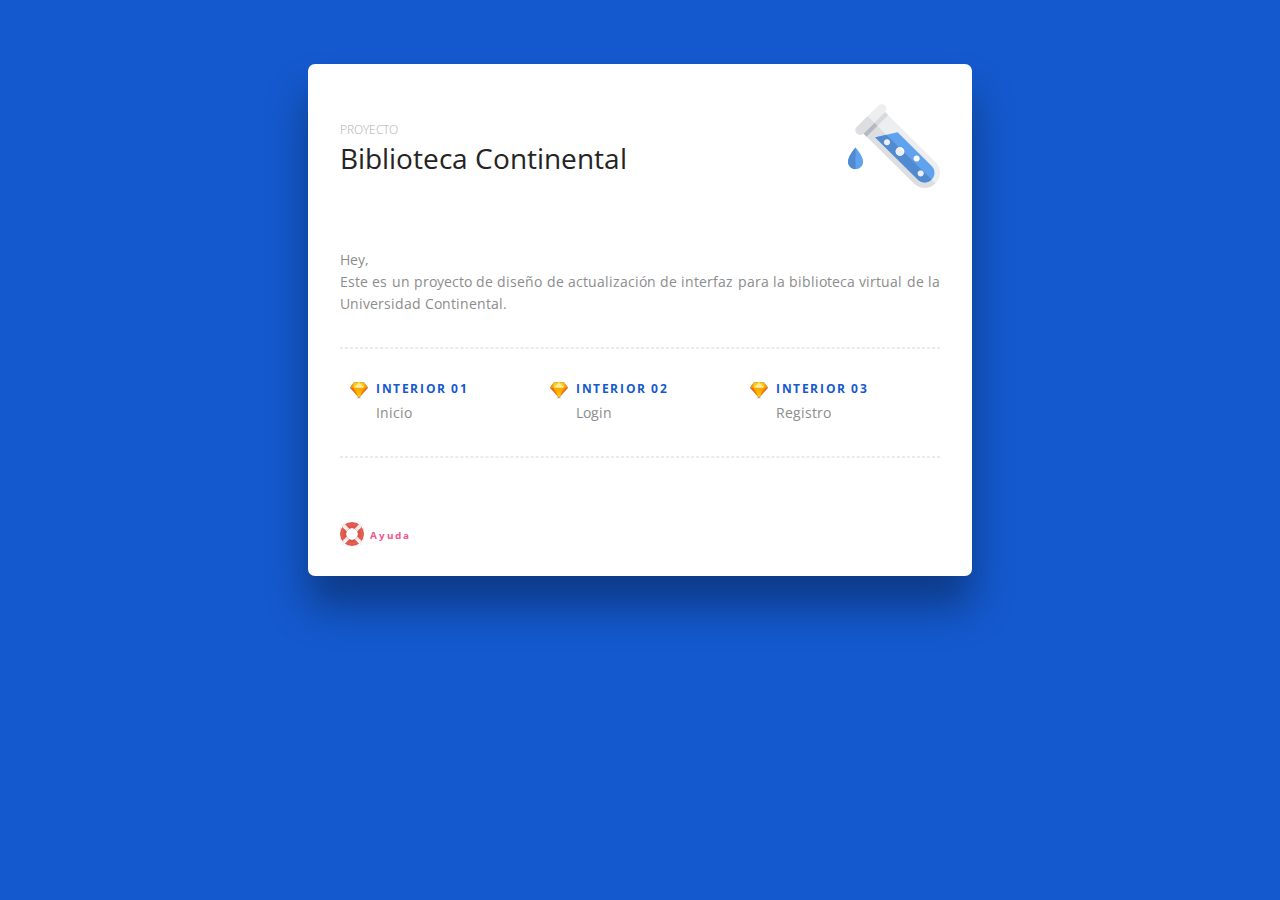
<file: index.html>
<!DOCTYPE html>
<html lang="es">
<head>
  <meta charset="UTF-8">
  <meta name="viewport" content="width=device-width, initial-scale=1.0">
  <meta http-equiv="X-UA-Compatible" content="ie=edge">
  <link rel="stylesheet" href="css/normalize.css">
  <link href="https://fonts.googleapis.com/css?family=Open+Sans:300,400,700" rel="stylesheet">

  <link rel="stylesheet" href="css/master.css">

  <title>Catálogo en línea</title>
</head>

<body>
  <section>
        <div class="titulobox"><h2>PROYECTO</h2>
        <h1>Biblioteca Continental</h1>
        </div>

        <div class="icono"><img src="img/icono.png" alt="icono" class="logosite"></div>

                <p class="description">Hey,<br>Este es un proyecto de diseño de actualización de  interfaz para la biblioteca virtual de la Universidad Continental.</p>

                <hr>

        <div class="contenedor">
          <div class="item"><img src="img/sketch.png" href="*"alt="icon2" class="sketchicn"><a href="http://bibliotecacontinental.herokuapp.com/pages/inicio/index.html">INTERIOR 01</a><p class="projectname">Inicio</p></div>
          <div class="item"><img src="img/sketch.png" alt="icon2" class="sketchicn"><a href="http://bibliotecacontinental.herokuapp.com/pages/login/index.html">INTERIOR 02</a><p class="projectname">Login</p></div>
          <div class="item"><img src="img/sketch.png" alt="icon2" class="sketchicn"><a href="http://bibliotecacontinental.herokuapp.com/pages/registro/index.html">INTERIOR 03</a><p class="projectname">Registro</p></div>

        </div>

        <hr>



        <footer>

          <div class="box">

            <div class="button">
              <img src="img/help.png" alt="ayuda">
            </div>
                <a class="button" href="#popup1" ><h5>Ayuda</h5></a>

          </div>


          <!-- <div class="dribbble_container">
              <div class="icon_dribbble"><a href="https://dribbble.com/JackHuaman"><img src="img/dribbble_icon.png" alt=""></img></a>
              </div>

              <h3>dribble.com/</h3>

              <h4>jackhuaman</h4>

          </div> -->

          <h2></h2>
        </footer>


        <!-- POP UP CSS -->

        <div id="popup1" class="overlay">
          <div class="popup">
            <h1>Como usar el preview</h1>
            <a class="close" href="#">&times;</a>
            <div class="content">
              (A) Al presionar el boton de la parte superior derecha es posible contraer los paneles, (B) Por defecto se observara el diseño en 50%, pero es podible cambiarlo con los botones + y - , (C) Si se selecciona un asset (imagen) es posible exportarla presionando este boton
              <div class="imginfo"><img src="img/img_info.png" alt="imagen_info"></div>
            </div>
          </div>
        </div>


        <!--  -->


  </section>

</body>
</html>
</file>
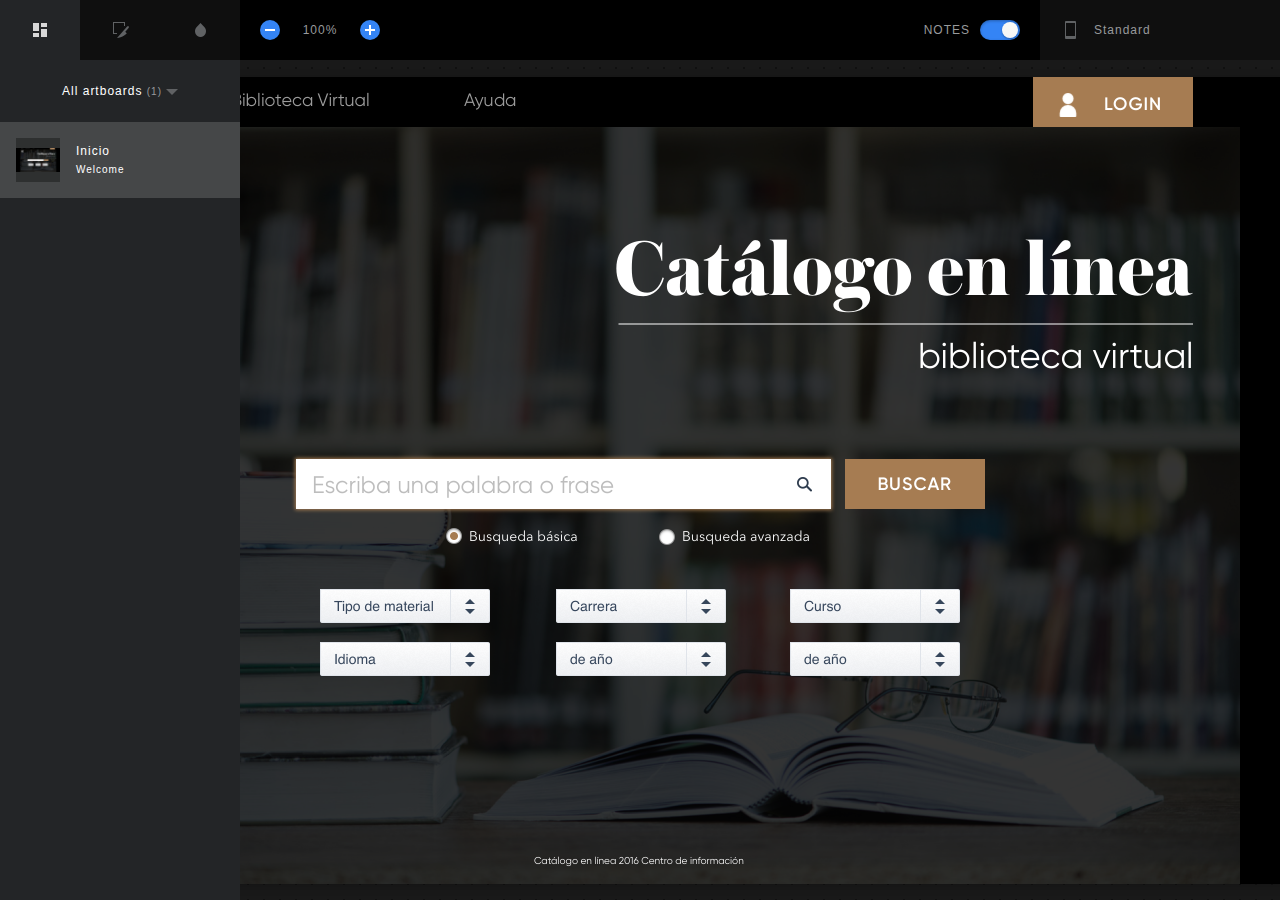
<file: pages/inicio/index.html>
<!DOCTYPE html>
<html lang="en">
  <head>
    <meta charset="utf-8">
    <meta http-equiv="X-UA-Compatible" content="IE=edge">
    <meta name="viewport" content="width=device-width, initial-scale=1">
    <title>Spec Export - Sketch Measure 2.3</title>
    <style type="text/css">
    /*! normalize.css v4.1.1 | MIT License | github.com/necolas/normalize.css */html{font-family:sans-serif;-ms-text-size-adjust:100%;-webkit-text-size-adjust:100%}body{margin:0}article,aside,details,figcaption,figure,footer,header,main,menu,nav,section,summary{display:block}audio,canvas,progress,video{display:inline-block}audio:not([controls]){display:none;height:0}progress{vertical-align:baseline}template,[hidden]{display:none}a{background-color:transparent;-webkit-text-decoration-skip:objects}a:active,a:hover{outline-width:0}abbr[title]{border-bottom:0;text-decoration:underline;text-decoration:underline dotted}b,strong{font-weight:inherit}b,strong{font-weight:bolder}dfn{font-style:italic}h1{font-size:2em;margin:.67em 0}mark{background-color:#ff0;color:#000}small{font-size:80%}sub,sup{font-size:75%;line-height:0;position:relative;vertical-align:baseline}sub{bottom:-0.25em}sup{top:-0.5em}img{border-style:none}svg:not(:root){overflow:hidden}code,kbd,pre,samp{font-family:monospace,monospace;font-size:1em}figure{margin:1em 40px}hr{box-sizing:content-box;height:0;overflow:visible}button,input,select,textarea{font:inherit;margin:0}optgroup{font-weight:bold}button,input{overflow:visible}button,select{text-transform:none}button,html [type="button"],[type="reset"],[type="submit"]{-webkit-appearance:button}button::-moz-focus-inner,[type="button"]::-moz-focus-inner,[type="reset"]::-moz-focus-inner,[type="submit"]::-moz-focus-inner{border-style:none;padding:0}button:-moz-focusring,[type="button"]:-moz-focusring,[type="reset"]:-moz-focusring,[type="submit"]:-moz-focusring{outline:1px dotted ButtonText}fieldset{border:1px solid silver;margin:0 2px;padding:.35em .625em .75em}legend{box-sizing:border-box;color:inherit;display:table;max-width:100%;padding:0;white-space:normal}textarea{overflow:auto}[type="checkbox"],[type="radio"]{box-sizing:border-box;padding:0}[type="number"]::-webkit-inner-spin-button,[type="number"]::-webkit-outer-spin-button{height:auto}[type="search"]{-webkit-appearance:textfield;outline-offset:-2px}[type="search"]::-webkit-search-cancel-button,[type="search"]::-webkit-search-decoration{-webkit-appearance:none}::-webkit-input-placeholder{color:inherit;opacity:.54}::-webkit-file-upload-button{-webkit-appearance:button;font:inherit}

*{box-sizing:border-box;}
::-webkit-scrollbar{width:8px;height:8px;background:#202123;border-radius:4px;}
::-webkit-scrollbar-thumb{border:1px solid rgba(255,255,255,.16);background-color:rgba(0,0,0,.64);border-radius:4px;}
::-webkit-scrollbar-corner,
::-webkit-resizer{background:#202123;}
html{width:100vw;height:100vh;overflow:hidden;}
body{-webkit-user-select:none;width:100vw;height:100vh;min-width:1024px;font-family:HelveticaNeue,Helvetica,Arial,sans-serif;font-size:12px;color:#989A9C;background:#191919;letter-spacing:1px;overflow:hidden;}
header{position:relative;height:60px;display:flex;align-items:center;z-index:215;background:#000;}
header .header-center,header .header-left,header .header-right{width:240px;height:60px;background:#0F0F0F;}
header .header-center{display:flex;flex:1;background:#000;}
header .header-center .show-notes,header .header-center .zoom-widget{padding:20px;width:160px;}
header .header-center h1{flex:1;}
header .header-center .show-notes{text-align:right;line-height:20px;}
header .header-center .show-notes .slidebox{margin-left:10px;}
header .header-left{display:flex;}
.zoom-widget{display:flex;}
.zoom-widget button{position:relative;display:block;width:20px;height:20px;border-radius:10px;border:0;background:#3484F5;cursor:pointer;}
.zoom-widget button:after,.zoom-widget button:before{position:absolute;top:9px;left:5px;content:"";display:block;width:10px;height:2px;background:#FFF;}
.zoom-widget button:after{top:5px;left:9px;width:2px;height:10px;}
.zoom-widget button:disabled{background:#222;cursor:default;}
.zoom-widget button:disabled:after,.zoom-widget button:disabled:before{background:#606264;}
.zoom-widget button.zoom-in:after{display:none;}
.zoom-widget .zoom-text{display:block;text-align:center;line-height:20px;flex:1;}
.unit-box{height:60px;}
.unit-box .overlay{content:"";position:absolute;top:60px;left:0;width:100vw;height:calc(100vh - 60px);display:none;background:rgba(0,0,0,.56);z-index:1;}
.unit-box:focus .overlay{display:block;}
.unit-box:focus{height:auto;outline:0;}
.unit-box h3,.unit-box p{position:relative;margin:0;padding:20px 20px 20px 54px;display:block;height:100%;line-height:20px;font-size:12px;font-weight:400;cursor:pointer;}
.unit-box h3,.unit-box:focus p{display:none;}
.unit-box h3:before,.unit-box p:before{position:absolute;top:18px;left:18px;content:"";display:block;width:24px;height:24px;background:url([data-uri]) no-repeat;background-size:24px 24px;}
.unit-box ul{position:absolute;margin:1px 0 0 240px;padding:0;list-style:none;background:#0F0F0F;width:240px;height:calc(100vh - 61px);overflow:auto;display:block;transition:all .15s ease;z-index:2;}
.unit-box:focus h3{color:#3A3A3A;display:block;}
.unit-box:focus ul{margin:1px 0 0;}
.unit-box .sub-title,.unit-box label{display:flex;padding:14px 20px;}
.unit-box label{cursor:pointer;}
.unit-box li:hover label{color:#FFF;}
.page-list label span,.unit-box label span{flex:1;}
.page-list input,.unit-box input{position:absolute;visibility:hidden;}
.page-list span:before,.unit-box span:before{float:right;display:block;content:"";width:16px;height:16px;}
.page-list input:checked+span:before,.page-list label:hover span:before,.unit-box input:checked+span:before,.unit-box label:hover span:before{background-image:url([data-uri]);background-size:50px 100px;}
.page-list label:hover span:before,.unit-box label:hover span:before{background-position:0 -50px;}
.page-list input:checked+span:before,.unit-box input:checked+span:before{background-position:0 0;}
.unit-box .sub-title{font-size:12px;background:#000;color:#3A3A3A;}
main{position:relative;height:calc(100vh - 60px);}
.inspector,.navbar{position:absolute;top:0;bottom:0;display:flex;width:240px;background:#232527;z-index:5;}
.inspector{transition:all .15s ease;right:-240px;display:block;}
.inspector.active{right:0;}
.navbar{left:-240px;width:240px;transition:all .15s ease;}
.navbar.on{left:0;}
.navbar nav{width:40px;background:#000204;}
.navbar section{flex:1;}
.tab{margin:0;padding:0;display:flex;width:100%;list-style:none;}
.tab li{display:flex;flex:1;height:60px;cursor:pointer;font-size:12px;justify-content:center;align-items:center;}
.tab li.current{background-color:#232527;}
.tab li:before{content:"";width:40px;height:40px;background:url([data-uri]) no-repeat -50px 0;background-size:100px 150px;overflow:hidden;}
.tab li.current:before{background-position-x:0;}
.tab li.icon-slices:before{background-position-y:-50px;}
.tab li.icon-colors:before{background-position-y:-100px;}
.screen-viewer{position:absolute;width:100vw;height:calc(100vh - 60px);background:#191919 url([data-uri]);background-size:16px 16px;overflow:auto;}
.screen-viewer,.screen-viewer .overlay{position:absolute;width:100vw;height:calc(100vh - 60px);background:#191919 url([data-uri]);background-size:16px 16px;overflow:auto;}
.screen-viewer .overlay{display:none;position:fixed;top:60px;left:0;background:transparent;overflow:hidden;z-index:2;cursor:none;}
.screen-viewer.moving-screen .overlay{display:block;}
.screen-viewer-inner{position:relative;margin:0 auto;}
.screen{margin:0 auto;position:absolute;left:50%;top:50%;background:#FFF;box-shadow:0 2px 10px 0 rgba(0,0,0,.2);transition:all .15s ease;}
.layer{position:absolute;cursor:pointer;}
.hover,.selected{border:1px solid #EE6723;}
.has-slice{border:1px dashed #EE6723;background:rgba(255,85,0,.32);}
.layer b,.layer i{position:absolute;width:5px;height:5px;background:#FFF;border:1px solid #EE6723;border-radius:50%;overflow:hidden;display:none;}
.layer b{width:3px;height:3px;background:#EE6723;}
.selected i{display:block;}
.distance.h div[data-width]:before,.distance.v div[data-height]:before,.selected:after,.selected:before{position:absolute;display:block;left:50%;top:-23px;transform:translateX(-50%);content:attr(data-width);font-size:12px;color:#FFF;height:12px;line-height:12px;padding:4px;background:#EE6723;border-radius:2px;z-index:1;}
.percentage-mode .distance.h div[data-width]:before,.percentage-mode .distance.v div[data-height]:before,.percentage-mode .selected:after,.percentage-mode .selected:before{content:attr(percentage-width);}
.selected.hidden:after,.selected.hidden:before{display:none;}
.distance.v div[data-height]:before,.selected:after{content:attr(data-height);left:auto;right:0;top:50%;transform:translateX(calc(100% + 3px)) translateY(-50%);}
.percentage-mode .distance.v div[data-height]:before,.percentage-mode .selected:after{content:attr(percentage-height);}
.layer .tl{top:-3px;left:-3px;}
.layer .tr{top:-3px;right:-3px;}
.layer .bl{bottom:-3px;left:-3px;}
.layer .br{bottom:-3px;right:-3px;}
.hover{border:1px solid #419bf9;}
.selected{border:1px solid #EE6723;}
.ruler{position:absolute;width:100%;height:100%;border:1px dashed #419bf9;}
.ruler.h{border-left:0;border-right:0;}
.ruler.v{border-top:0;border-bottom:0;}
.distance,.distance div,.distance div:before,.distance:after,.distance:before{position:absolute;}
.distance.v,.distance.v div{width:1px;}
.distance.h,.distance.h div{height:1px;}
.distance.v div{top:0;bottom:0;background:#EE6723;}
.distance.h div{left:0;right:0;background:#EE6723;}
.distance.v:after,.distance.v:before{content:"";top:0;left:-2px;width:5px;height:1px;background:#EE6723;}
.distance.h:after,.distance.h:before{content:"";top:-2px;left:0;width:1px;height:5px;background:#EE6723;}
.distance.v:after{top:auto;bottom:0;}
.distance.h:after{left:auto;right:0;}
.note{position:absolute;margin:-12px 0 0 -12px;width:24px;height:24px;background:#F5A623;border-radius:50%;border:2px solid #FFF;box-shadow:0 0 3px rgba(0,0,0,.24);}
.note:before{content:attr(data-index);font-size:12px;display:block;color:#FFF;text-align:center;width:100%;height:100%;line-height:20px;}
.note:hover{box-shadow:0 0 3px rgba(0,0,0,.64);}
.note div{position:absolute;top:50%;left:30px;border-radius:4px;padding:8px;background:#FFF;box-shadow:0 0 3px rgba(0,0,0,.5);-webkit-user-select:text;color:#222;transform:translateY(-50%);z-index:2;}
.note div:before{content:"";position:absolute;left:-7px;top:50%;width:8px;height:14px;background:url([data-uri]) no-repeat;background-size:8px 14px;transform:translateY(-50%);}
.slidebox{position:relative;width:40px;height:20px;display:inline-block;}
.slidebox input{visibility:hidden;}
.slidebox label{position:absolute;top:0;left:0;width:40px;height:20px;background:#898989;box-shadow:inset 0 1px 3px 0 rgba(0,0,0,.3);border-radius:10px;cursor:pointer;transition:all .2s ease;}
.slidebox label:after{position:absolute;content:"";top:2px;left:2px;width:16px;height:16px;background-image:linear-gradient(-180deg,#F8F9F6 0,#F5F5F5 100%);box-shadow:0 1px 2px 0 rgba(0,0,0,.3);border-radius:8px;transition:all .15s ease;}
.slidebox input[type=checkbox]:checked+label{background:#3484F5;}
.slidebox input[type=checkbox]:checked+label:after{left:22px;}
.inspector{overflow:auto;}
.inspector h2,.inspector h3{margin:0;padding:0;font-weight:400;}
.inspector h2{font-size:12px;line-height:24px;padding:12px 16px;text-align:center;}
.inspector h3{height:32px;font-size:12px;line-height:32px;padding:0 16px;background-image:linear-gradient(90deg,rgba(0,4,9,.32) 0,rgba(0,2,4,0) 100%);}
.inspector .context{padding:16px;}
.inspector .color,.inspector .item{display:flex;margin:0 0 8px;}
.inspector .item[data-label]:before{content:attr(data-label);display:block;width:70px;font-size:12px;height:24px;line-height:24px;}
.inspector .color:last-child,.inspector .item:last-child{margin:0;}
.inspector .item div,.inspector .item label{flex:1;}
.inspector .item label{padding:0 4px;}
.inspector .item label:first-child{padding:0 4px 0 0;}
.inspector .item label:last-child{padding:0 0 0 4px;}
.inspector .item label:only-child{padding:0;}
.inspector .item label[data-label]:after{content:attr(data-label);font-size:10px;text-align:center;display:block;margin:2px 0 0;}
.inspector input,.inspector textarea{padding:3px 4px;width:100%;background:rgba(255,255,255,.05);border-radius:2px;border:0;line-height:18px;height:24px;font-size:12px;color:#FFF;text-align:center;outline:0;resize:none;}
.inspector textarea{min-width:100%;height:auto;text-align:left;}
.context h4{font-size:12px;font-weight:400;position:0;margin:0 0 16px;color:#FFF;}
.context h4:before{margin:0 10px 0 0;display:inline-block;content:"";width:8px;height:8px;border-radius:1px;background:#3484F5;}
.context .colors{margin:0 0 8px;}
.context .colors:last-child,.context .items-group:last-child{margin:0;}
.context .items-group{margin:0 0 24px;}
.inspector .color{display:block;}
.inspector .color[data-name]:after{content:attr(data-name);font-size:10px;text-align:center;padding:0 0 0 24px;display:block;margin:2px 0 0;}
.inspector .color label,.inspector .color label em,.inspector .color label em i{position:absolute;display:block;width:24px;height:24px;padding:0;}
.inspector .color label em{position:relative;background-color:#fff;background-image:linear-gradient(45deg,#dddadc 25%,transparent 25%,transparent 75%,#dddadc 75%,#dddadc),linear-gradient(45deg,#dddadc 25%,transparent 25%,transparent 75%,#dddadc 75%,#dddadc);background-size:12px 12px;background-position:0 0,6px 6px;border-radius:2px 0 0 2px;overflow:hidden;}
.inspector .color label em i{position:relative;}
.inspector .item .color input{text-align:center;}
.inspector .color input{padding-left:32px;width:100%;text-align:left;}
.gradient .color label:before{position:absolute;top:12px;left:11px;content:"";width:2px;height:32px;background:#FFF;z-index:2;box-shadow:0 0 2px 1px rgba(0,0,0,.2);}
.gradient .color label:after{position:absolute;top:8px;left:8px;content:"";width:8px;height:8px;background:#FFF;z-index:3;border-radius:4px;box-shadow:0 0 2px 1px rgba(0,0,0,.2);}
.gradient .color[data-name] label:before{height:42px;}
.gradient .color:last-child label:before{display:none;}
.navbar section{position:relative;overflow:auto;}
.artboard-list,.asset-list,.color-list{margin:0;padding:0;list-style:none;}
.artboard-list li{padding:16px;display:flex;cursor:pointer;}
.artboard-list li:hover,.asset-list li:hover,.color-list li:hover{background:#191A1E;}
.artboard-list li.active{background:#454748;}
.preview-img{display:block;width:44px;height:44px;text-align:center;background:rgba(0,0,0,.32);}
.preview-img:before{content:' ';display:inline-block;vertical-align:middle;height:100%;}
.preview-img img{max-width:44px;max-height:44px;background:#FFF;vertical-align:middle;}
.pages-select{padding:24px;position:relative;}
.pages-select h3{margin:0;text-align:center;font-size:12px;font-weight:400;color:#FFF;cursor:pointer;}
.page-list em,.pages-select h3 em{font-style:normal;font-size:10px;color:#989A9C;}
.pages-select h3:after{content:"";margin:0 0 0 4px;width:12px;height:6px;display:inline-block;background:url([data-uri]) no-repeat;background-size:12px 6px;}
.pages-select .page-list{display:none;position:absolute;left:50%;transform:translateX(-50%);margin:-32px 0 0;padding:8px;border-radius:4px;list-style:none;width:180px;background:#0F0F0F;box-shadow:0 2px 10px 0 rgba(0,0,0,.8);}
.pages-select:focus{outline:0;}
.pages-select:focus .page-list{display:block;}
.pages-select .page-list label{padding:10px;cursor:pointer;}
.pages-select .page-list label,.pages-select .page-list span{display:block;}
.page-list span:before{position:absolute;right:8px;}
.exportable{margin:0;padding:0;list-style:none;background:#191A1E;border:1px solid #2D2F31;border-radius:4px;}
.exportable li{position:relative;padding:0 8px;height:32px;line-height:32px;border-bottom:1px solid #222;white-space:nowrap;text-overflow:ellipsis;}
.exportable li a{color:#FFF;text-decoration:none;outline:0;}
.exportable li:last-child{border:0;}
.exportable img{position:absolute;top:0;left:0;width:100%;height:100%;opacity:0;}
.asset-list li,.color-list li{padding:24px;display:flex;cursor:pointer;}
.color-list li{cursor:default;}
.asset-list li picture,.color-list li em{position:relative;display:block;text-align:center;width:32px;height:32px;background-color:#4A4A4A;background-image:linear-gradient(45deg,#000 25%,transparent 25%,transparent 75%,#000 75%,#000),linear-gradient(45deg,#000 25%,transparent 25%,transparent 75%,#000 75%,#000);background-size:8px 8px;background-position:0 0,4px 4px;border-radius:2px;}
.color-list li em{background-color:#fff;background-image:linear-gradient(45deg,#dddadc 25%,transparent 25%,transparent 75%,#dddadc 75%,#dddadc),linear-gradient(45deg,#dddadc 25%,transparent 25%,transparent 75%,#dddadc 75%,#dddadc);border-radius:50%;overflow:hidden;}
.color-list li em i{position:absolute;top:0;left:0;right:0;bottom:0;}
.artboard-list li div,.asset-list li div,.color-list li div{padding:0 0 0 16px;flex:1;}
.artboard-list li div{padding:6px 0 4px 16px;}
.asset-list li picture:before{content:"";display:inline-block;height:100%;vertical-align:middle;}
.asset-list li picture img{vertical-align:middle;max-width:28px;max-height:28px;}
.asset-list li picture:after{content:"";position:absolute;top:0;left:0;right:0;bottom:0;}
.artboard-list h3, .asset-list h3,.color-list h3{margin:0 0 4px;padding:0;color:#FFF;font-size:12px;font-weight:400;overflow:hidden;text-overflow:ellipsis;}
.artboard-list small, .asset-list small,.color-list small{font-size:10px;}
.artboard-list li.active small{color:#FFF;}
.empty{position:absolute;top:30%;left:0;right:0;transform:translateY(-50%);vertical-align:middle;text-align:center;}
.message{position:absolute;top:50%;left:50%;padding:10px 20px;max-width:320px;transform:translateX(-50%) translateY(-50%);text-align:center;border-radius:4px;background:rgba(0,0,0,.96);border: 1px solid rgba(255,255,255,.16);color:#FFF;box-shadow:0 2px 10px rgba(0,0,0,.32);z-index:9;display:none;}
.cursor{position:absolute;display:none;margin:-8px 0 0 -8px;top:50%;left:50%;width:16px;height:17px;background-size:16px 17px;background-image: url('[data-uri]');background-repeat:no-repeat;cursor:none;z-index:1;
}
.cursor.show{display:block;}
.cursor.moving{background-image: url('[data-uri]');}
    </style>
    <script type="text/javascript">
    <!--
    /*! jQuery v3.0.0 | (c) jQuery Foundation | jquery.org/license */
!function(a,b){"use strict";"object"==typeof module&&"object"==typeof module.exports?module.exports=a.document?b(a,!0):function(a){if(!a.document)throw new Error("jQuery requires a window with a document");return b(a)}:b(a)}("undefined"!=typeof window?window:this,function(a,b){"use strict";var c=[],d=a.document,e=Object.getPrototypeOf,f=c.slice,g=c.concat,h=c.push,i=c.indexOf,j={},k=j.toString,l=j.hasOwnProperty,m=l.toString,n=m.call(Object),o={};function p(a,b){b=b||d;var c=b.createElement("script");c.text=a,b.head.appendChild(c).parentNode.removeChild(c)}var q="3.0.0",r=function(a,b){return new r.fn.init(a,b)},s=/^[\s\uFEFF\xA0]+|[\s\uFEFF\xA0]+$/g,t=/^-ms-/,u=/-([a-z])/g,v=function(a,b){return b.toUpperCase()};r.fn=r.prototype={jquery:q,constructor:r,length:0,toArray:function(){return f.call(this)},get:function(a){return null!=a?0>a?this[a+this.length]:this[a]:f.call(this)},pushStack:function(a){var b=r.merge(this.constructor(),a);return b.prevObject=this,b},each:function(a){return r.each(this,a)},map:function(a){return this.pushStack(r.map(this,function(b,c){return a.call(b,c,b)}))},slice:function(){return this.pushStack(f.apply(this,arguments))},first:function(){return this.eq(0)},last:function(){return this.eq(-1)},eq:function(a){var b=this.length,c=+a+(0>a?b:0);return this.pushStack(c>=0&&b>c?[this[c]]:[])},end:function(){return this.prevObject||this.constructor()},push:h,sort:c.sort,splice:c.splice},r.extend=r.fn.extend=function(){var a,b,c,d,e,f,g=arguments[0]||{},h=1,i=arguments.length,j=!1;for("boolean"==typeof g&&(j=g,g=arguments[h]||{},h++),"object"==typeof g||r.isFunction(g)||(g={}),h===i&&(g=this,h--);i>h;h++)if(null!=(a=arguments[h]))for(b in a)c=g[b],d=a[b],g!==d&&(j&&d&&(r.isPlainObject(d)||(e=r.isArray(d)))?(e?(e=!1,f=c&&r.isArray(c)?c:[]):f=c&&r.isPlainObject(c)?c:{},g[b]=r.extend(j,f,d)):void 0!==d&&(g[b]=d));return g},r.extend({expando:"jQuery"+(q+Math.random()).replace(/\D/g,""),isReady:!0,error:function(a){throw new Error(a)},noop:function(){},isFunction:function(a){return"function"===r.type(a)},isArray:Array.isArray,isWindow:function(a){return null!=a&&a===a.window},isNumeric:function(a){var b=r.type(a);return("number"===b||"string"===b)&&!isNaN(a-parseFloat(a))},isPlainObject:function(a){var b,c;return a&&"[object Object]"===k.call(a)?(b=e(a))?(c=l.call(b,"constructor")&&b.constructor,"function"==typeof c&&m.call(c)===n):!0:!1},isEmptyObject:function(a){var b;for(b in a)return!1;return!0},type:function(a){return null==a?a+"":"object"==typeof a||"function"==typeof a?j[k.call(a)]||"object":typeof a},globalEval:function(a){p(a)},camelCase:function(a){return a.replace(t,"ms-").replace(u,v)},nodeName:function(a,b){return a.nodeName&&a.nodeName.toLowerCase()===b.toLowerCase()},each:function(a,b){var c,d=0;if(w(a)){for(c=a.length;c>d;d++)if(b.call(a[d],d,a[d])===!1)break}else for(d in a)if(b.call(a[d],d,a[d])===!1)break;return a},trim:function(a){return null==a?"":(a+"").replace(s,"")},makeArray:function(a,b){var c=b||[];return null!=a&&(w(Object(a))?r.merge(c,"string"==typeof a?[a]:a):h.call(c,a)),c},inArray:function(a,b,c){return null==b?-1:i.call(b,a,c)},merge:function(a,b){for(var c=+b.length,d=0,e=a.length;c>d;d++)a[e++]=b[d];return a.length=e,a},grep:function(a,b,c){for(var d,e=[],f=0,g=a.length,h=!c;g>f;f++)d=!b(a[f],f),d!==h&&e.push(a[f]);return e},map:function(a,b,c){var d,e,f=0,h=[];if(w(a))for(d=a.length;d>f;f++)e=b(a[f],f,c),null!=e&&h.push(e);else for(f in a)e=b(a[f],f,c),null!=e&&h.push(e);return g.apply([],h)},guid:1,proxy:function(a,b){var c,d,e;return"string"==typeof b&&(c=a[b],b=a,a=c),r.isFunction(a)?(d=f.call(arguments,2),e=function(){return a.apply(b||this,d.concat(f.call(arguments)))},e.guid=a.guid=a.guid||r.guid++,e):void 0},now:Date.now,support:o}),"function"==typeof Symbol&&(r.fn[Symbol.iterator]=c[Symbol.iterator]),r.each("Boolean Number String Function Array Date RegExp Object Error Symbol".split(" "),function(a,b){j["[object "+b+"]"]=b.toLowerCase()});function w(a){var b=!!a&&"length"in a&&a.length,c=r.type(a);return"function"===c||r.isWindow(a)?!1:"array"===c||0===b||"number"==typeof b&&b>0&&b-1 in a}var x=function(a){var b,c,d,e,f,g,h,i,j,k,l,m,n,o,p,q,r,s,t,u="sizzle"+1*new Date,v=a.document,w=0,x=0,y=ha(),z=ha(),A=ha(),B=function(a,b){return a===b&&(l=!0),0},C={}.hasOwnProperty,D=[],E=D.pop,F=D.push,G=D.push,H=D.slice,I=function(a,b){for(var c=0,d=a.length;d>c;c++)if(a[c]===b)return c;return-1},J="checked|selected|async|autofocus|autoplay|controls|defer|disabled|hidden|ismap|loop|multiple|open|readonly|required|scoped",K="[\\x20\\t\\r\\n\\f]",L="(?:\\\\.|[\\w-]|[^\x00-\\xa0])+",M="\\["+K+"*("+L+")(?:"+K+"*([*^$|!~]?=)"+K+"*(?:'((?:\\\\.|[^\\\\'])*)'|\"((?:\\\\.|[^\\\\\"])*)\"|("+L+"))|)"+K+"*\\]",N=":("+L+")(?:\\((('((?:\\\\.|[^\\\\'])*)'|\"((?:\\\\.|[^\\\\\"])*)\")|((?:\\\\.|[^\\\\()[\\]]|"+M+")*)|.*)\\)|)",O=new RegExp(K+"+","g"),P=new RegExp("^"+K+"+|((?:^|[^\\\\])(?:\\\\.)*)"+K+"+$","g"),Q=new RegExp("^"+K+"*,"+K+"*"),R=new RegExp("^"+K+"*([>+~]|"+K+")"+K+"*"),S=new RegExp("="+K+"*([^\\]'\"]*?)"+K+"*\\]","g"),T=new RegExp(N),U=new RegExp("^"+L+"$"),V={ID:new RegExp("^#("+L+")"),CLASS:new RegExp("^\\.("+L+")"),TAG:new RegExp("^("+L+"|[*])"),ATTR:new RegExp("^"+M),PSEUDO:new RegExp("^"+N),CHILD:new RegExp("^:(only|first|last|nth|nth-last)-(child|of-type)(?:\\("+K+"*(even|odd|(([+-]|)(\\d*)n|)"+K+"*(?:([+-]|)"+K+"*(\\d+)|))"+K+"*\\)|)","i"),bool:new RegExp("^(?:"+J+")$","i"),needsContext:new RegExp("^"+K+"*[>+~]|:(even|odd|eq|gt|lt|nth|first|last)(?:\\("+K+"*((?:-\\d)?\\d*)"+K+"*\\)|)(?=[^-]|$)","i")},W=/^(?:input|select|textarea|button)$/i,X=/^h\d$/i,Y=/^[^{]+\{\s*\[native \w/,Z=/^(?:#([\w-]+)|(\w+)|\.([\w-]+))$/,$=/[+~]/,_=new RegExp("\\\\([\\da-f]{1,6}"+K+"?|("+K+")|.)","ig"),aa=function(a,b,c){var d="0x"+b-65536;return d!==d||c?b:0>d?String.fromCharCode(d+65536):String.fromCharCode(d>>10|55296,1023&d|56320)},ba=/([\0-\x1f\x7f]|^-?\d)|^-$|[^\x80-\uFFFF\w-]/g,ca=function(a,b){return b?"\x00"===a?"\ufffd":a.slice(0,-1)+"\\"+a.charCodeAt(a.length-1).toString(16)+" ":"\\"+a},da=function(){m()},ea=ta(function(a){return a.disabled===!0},{dir:"parentNode",next:"legend"});try{G.apply(D=H.call(v.childNodes),v.childNodes),D[v.childNodes.length].nodeType}catch(fa){G={apply:D.length?function(a,b){F.apply(a,H.call(b))}:function(a,b){var c=a.length,d=0;while(a[c++]=b[d++]);a.length=c-1}}}function ga(a,b,d,e){var f,h,j,k,l,o,r,s=b&&b.ownerDocument,w=b?b.nodeType:9;if(d=d||[],"string"!=typeof a||!a||1!==w&&9!==w&&11!==w)return d;if(!e&&((b?b.ownerDocument||b:v)!==n&&m(b),b=b||n,p)){if(11!==w&&(l=Z.exec(a)))if(f=l[1]){if(9===w){if(!(j=b.getElementById(f)))return d;if(j.id===f)return d.push(j),d}else if(s&&(j=s.getElementById(f))&&t(b,j)&&j.id===f)return d.push(j),d}else{if(l[2])return G.apply(d,b.getElementsByTagName(a)),d;if((f=l[3])&&c.getElementsByClassName&&b.getElementsByClassName)return G.apply(d,b.getElementsByClassName(f)),d}if(c.qsa&&!A[a+" "]&&(!q||!q.test(a))){if(1!==w)s=b,r=a;else if("object"!==b.nodeName.toLowerCase()){(k=b.getAttribute("id"))?k=k.replace(ba,ca):b.setAttribute("id",k=u),o=g(a),h=o.length;while(h--)o[h]="#"+k+" "+sa(o[h]);r=o.join(","),s=$.test(a)&&qa(b.parentNode)||b}if(r)try{return G.apply(d,s.querySelectorAll(r)),d}catch(x){}finally{k===u&&b.removeAttribute("id")}}}return i(a.replace(P,"$1"),b,d,e)}function ha(){var a=[];function b(c,e){return a.push(c+" ")>d.cacheLength&&delete b[a.shift()],b[c+" "]=e}return b}function ia(a){return a[u]=!0,a}function ja(a){var b=n.createElement("fieldset");try{return!!a(b)}catch(c){return!1}finally{b.parentNode&&b.parentNode.removeChild(b),b=null}}function ka(a,b){var c=a.split("|"),e=c.length;while(e--)d.attrHandle[c[e]]=b}function la(a,b){var c=b&&a,d=c&&1===a.nodeType&&1===b.nodeType&&a.sourceIndex-b.sourceIndex;if(d)return d;if(c)while(c=c.nextSibling)if(c===b)return-1;return a?1:-1}function ma(a){return function(b){var c=b.nodeName.toLowerCase();return"input"===c&&b.type===a}}function na(a){return function(b){var c=b.nodeName.toLowerCase();return("input"===c||"button"===c)&&b.type===a}}function oa(a){return function(b){return"label"in b&&b.disabled===a||"form"in b&&b.disabled===a||"form"in b&&b.disabled===!1&&(b.isDisabled===a||b.isDisabled!==!a&&("label"in b||!ea(b))!==a)}}function pa(a){return ia(function(b){return b=+b,ia(function(c,d){var e,f=a([],c.length,b),g=f.length;while(g--)c[e=f[g]]&&(c[e]=!(d[e]=c[e]))})})}function qa(a){return a&&"undefined"!=typeof a.getElementsByTagName&&a}c=ga.support={},f=ga.isXML=function(a){var b=a&&(a.ownerDocument||a).documentElement;return b?"HTML"!==b.nodeName:!1},m=ga.setDocument=function(a){var b,e,g=a?a.ownerDocument||a:v;return g!==n&&9===g.nodeType&&g.documentElement?(n=g,o=n.documentElement,p=!f(n),v!==n&&(e=n.defaultView)&&e.top!==e&&(e.addEventListener?e.addEventListener("unload",da,!1):e.attachEvent&&e.attachEvent("onunload",da)),c.attributes=ja(function(a){return a.className="i",!a.getAttribute("className")}),c.getElementsByTagName=ja(function(a){return a.appendChild(n.createComment("")),!a.getElementsByTagName("*").length}),c.getElementsByClassName=Y.test(n.getElementsByClassName),c.getById=ja(function(a){return o.appendChild(a).id=u,!n.getElementsByName||!n.getElementsByName(u).length}),c.getById?(d.find.ID=function(a,b){if("undefined"!=typeof b.getElementById&&p){var c=b.getElementById(a);return c?[c]:[]}},d.filter.ID=function(a){var b=a.replace(_,aa);return function(a){return a.getAttribute("id")===b}}):(delete d.find.ID,d.filter.ID=function(a){var b=a.replace(_,aa);return function(a){var c="undefined"!=typeof a.getAttributeNode&&a.getAttributeNode("id");return c&&c.value===b}}),d.find.TAG=c.getElementsByTagName?function(a,b){return"undefined"!=typeof b.getElementsByTagName?b.getElementsByTagName(a):c.qsa?b.querySelectorAll(a):void 0}:function(a,b){var c,d=[],e=0,f=b.getElementsByTagName(a);if("*"===a){while(c=f[e++])1===c.nodeType&&d.push(c);return d}return f},d.find.CLASS=c.getElementsByClassName&&function(a,b){return"undefined"!=typeof b.getElementsByClassName&&p?b.getElementsByClassName(a):void 0},r=[],q=[],(c.qsa=Y.test(n.querySelectorAll))&&(ja(function(a){o.appendChild(a).innerHTML="<a id='"+u+"'></a><select id='"+u+"-\r\\' msallowcapture=''><option selected=''></option></select>",a.querySelectorAll("[msallowcapture^='']").length&&q.push("[*^$]="+K+"*(?:''|\"\")"),a.querySelectorAll("[selected]").length||q.push("\\["+K+"*(?:value|"+J+")"),a.querySelectorAll("[id~="+u+"-]").length||q.push("~="),a.querySelectorAll(":checked").length||q.push(":checked"),a.querySelectorAll("a#"+u+"+*").length||q.push(".#.+[+~]")}),ja(function(a){a.innerHTML="<a href='' disabled='disabled'></a><select disabled='disabled'><option/></select>";var b=n.createElement("input");b.setAttribute("type","hidden"),a.appendChild(b).setAttribute("name","D"),a.querySelectorAll("[name=d]").length&&q.push("name"+K+"*[*^$|!~]?="),2!==a.querySelectorAll(":enabled").length&&q.push(":enabled",":disabled"),o.appendChild(a).disabled=!0,2!==a.querySelectorAll(":disabled").length&&q.push(":enabled",":disabled"),a.querySelectorAll("*,:x"),q.push(",.*:")})),(c.matchesSelector=Y.test(s=o.matches||o.webkitMatchesSelector||o.mozMatchesSelector||o.oMatchesSelector||o.msMatchesSelector))&&ja(function(a){c.disconnectedMatch=s.call(a,"*"),s.call(a,"[s!='']:x"),r.push("!=",N)}),q=q.length&&new RegExp(q.join("|")),r=r.length&&new RegExp(r.join("|")),b=Y.test(o.compareDocumentPosition),t=b||Y.test(o.contains)?function(a,b){var c=9===a.nodeType?a.documentElement:a,d=b&&b.parentNode;return a===d||!(!d||1!==d.nodeType||!(c.contains?c.contains(d):a.compareDocumentPosition&&16&a.compareDocumentPosition(d)))}:function(a,b){if(b)while(b=b.parentNode)if(b===a)return!0;return!1},B=b?function(a,b){if(a===b)return l=!0,0;var d=!a.compareDocumentPosition-!b.compareDocumentPosition;return d?d:(d=(a.ownerDocument||a)===(b.ownerDocument||b)?a.compareDocumentPosition(b):1,1&d||!c.sortDetached&&b.compareDocumentPosition(a)===d?a===n||a.ownerDocument===v&&t(v,a)?-1:b===n||b.ownerDocument===v&&t(v,b)?1:k?I(k,a)-I(k,b):0:4&d?-1:1)}:function(a,b){if(a===b)return l=!0,0;var c,d=0,e=a.parentNode,f=b.parentNode,g=[a],h=[b];if(!e||!f)return a===n?-1:b===n?1:e?-1:f?1:k?I(k,a)-I(k,b):0;if(e===f)return la(a,b);c=a;while(c=c.parentNode)g.unshift(c);c=b;while(c=c.parentNode)h.unshift(c);while(g[d]===h[d])d++;return d?la(g[d],h[d]):g[d]===v?-1:h[d]===v?1:0},n):n},ga.matches=function(a,b){return ga(a,null,null,b)},ga.matchesSelector=function(a,b){if((a.ownerDocument||a)!==n&&m(a),b=b.replace(S,"='$1']"),c.matchesSelector&&p&&!A[b+" "]&&(!r||!r.test(b))&&(!q||!q.test(b)))try{var d=s.call(a,b);if(d||c.disconnectedMatch||a.document&&11!==a.document.nodeType)return d}catch(e){}return ga(b,n,null,[a]).length>0},ga.contains=function(a,b){return(a.ownerDocument||a)!==n&&m(a),t(a,b)},ga.attr=function(a,b){(a.ownerDocument||a)!==n&&m(a);var e=d.attrHandle[b.toLowerCase()],f=e&&C.call(d.attrHandle,b.toLowerCase())?e(a,b,!p):void 0;return void 0!==f?f:c.attributes||!p?a.getAttribute(b):(f=a.getAttributeNode(b))&&f.specified?f.value:null},ga.escape=function(a){return(a+"").replace(ba,ca)},ga.error=function(a){throw new Error("Syntax error, unrecognized expression: "+a)},ga.uniqueSort=function(a){var b,d=[],e=0,f=0;if(l=!c.detectDuplicates,k=!c.sortStable&&a.slice(0),a.sort(B),l){while(b=a[f++])b===a[f]&&(e=d.push(f));while(e--)a.splice(d[e],1)}return k=null,a},e=ga.getText=function(a){var b,c="",d=0,f=a.nodeType;if(f){if(1===f||9===f||11===f){if("string"==typeof a.textContent)return a.textContent;for(a=a.firstChild;a;a=a.nextSibling)c+=e(a)}else if(3===f||4===f)return a.nodeValue}else while(b=a[d++])c+=e(b);return c},d=ga.selectors={cacheLength:50,createPseudo:ia,match:V,attrHandle:{},find:{},relative:{">":{dir:"parentNode",first:!0}," ":{dir:"parentNode"},"+":{dir:"previousSibling",first:!0},"~":{dir:"previousSibling"}},preFilter:{ATTR:function(a){return a[1]=a[1].replace(_,aa),a[3]=(a[3]||a[4]||a[5]||"").replace(_,aa),"~="===a[2]&&(a[3]=" "+a[3]+" "),a.slice(0,4)},CHILD:function(a){return a[1]=a[1].toLowerCase(),"nth"===a[1].slice(0,3)?(a[3]||ga.error(a[0]),a[4]=+(a[4]?a[5]+(a[6]||1):2*("even"===a[3]||"odd"===a[3])),a[5]=+(a[7]+a[8]||"odd"===a[3])):a[3]&&ga.error(a[0]),a},PSEUDO:function(a){var b,c=!a[6]&&a[2];return V.CHILD.test(a[0])?null:(a[3]?a[2]=a[4]||a[5]||"":c&&T.test(c)&&(b=g(c,!0))&&(b=c.indexOf(")",c.length-b)-c.length)&&(a[0]=a[0].slice(0,b),a[2]=c.slice(0,b)),a.slice(0,3))}},filter:{TAG:function(a){var b=a.replace(_,aa).toLowerCase();return"*"===a?function(){return!0}:function(a){return a.nodeName&&a.nodeName.toLowerCase()===b}},CLASS:function(a){var b=y[a+" "];return b||(b=new RegExp("(^|"+K+")"+a+"("+K+"|$)"))&&y(a,function(a){return b.test("string"==typeof a.className&&a.className||"undefined"!=typeof a.getAttribute&&a.getAttribute("class")||"")})},ATTR:function(a,b,c){return function(d){var e=ga.attr(d,a);return null==e?"!="===b:b?(e+="","="===b?e===c:"!="===b?e!==c:"^="===b?c&&0===e.indexOf(c):"*="===b?c&&e.indexOf(c)>-1:"$="===b?c&&e.slice(-c.length)===c:"~="===b?(" "+e.replace(O," ")+" ").indexOf(c)>-1:"|="===b?e===c||e.slice(0,c.length+1)===c+"-":!1):!0}},CHILD:function(a,b,c,d,e){var f="nth"!==a.slice(0,3),g="last"!==a.slice(-4),h="of-type"===b;return 1===d&&0===e?function(a){return!!a.parentNode}:function(b,c,i){var j,k,l,m,n,o,p=f!==g?"nextSibling":"previousSibling",q=b.parentNode,r=h&&b.nodeName.toLowerCase(),s=!i&&!h,t=!1;if(q){if(f){while(p){m=b;while(m=m[p])if(h?m.nodeName.toLowerCase()===r:1===m.nodeType)return!1;o=p="only"===a&&!o&&"nextSibling"}return!0}if(o=[g?q.firstChild:q.lastChild],g&&s){m=q,l=m[u]||(m[u]={}),k=l[m.uniqueID]||(l[m.uniqueID]={}),j=k[a]||[],n=j[0]===w&&j[1],t=n&&j[2],m=n&&q.childNodes[n];while(m=++n&&m&&m[p]||(t=n=0)||o.pop())if(1===m.nodeType&&++t&&m===b){k[a]=[w,n,t];break}}else if(s&&(m=b,l=m[u]||(m[u]={}),k=l[m.uniqueID]||(l[m.uniqueID]={}),j=k[a]||[],n=j[0]===w&&j[1],t=n),t===!1)while(m=++n&&m&&m[p]||(t=n=0)||o.pop())if((h?m.nodeName.toLowerCase()===r:1===m.nodeType)&&++t&&(s&&(l=m[u]||(m[u]={}),k=l[m.uniqueID]||(l[m.uniqueID]={}),k[a]=[w,t]),m===b))break;return t-=e,t===d||t%d===0&&t/d>=0}}},PSEUDO:function(a,b){var c,e=d.pseudos[a]||d.setFilters[a.toLowerCase()]||ga.error("unsupported pseudo: "+a);return e[u]?e(b):e.length>1?(c=[a,a,"",b],d.setFilters.hasOwnProperty(a.toLowerCase())?ia(function(a,c){var d,f=e(a,b),g=f.length;while(g--)d=I(a,f[g]),a[d]=!(c[d]=f[g])}):function(a){return e(a,0,c)}):e}},pseudos:{not:ia(function(a){var b=[],c=[],d=h(a.replace(P,"$1"));return d[u]?ia(function(a,b,c,e){var f,g=d(a,null,e,[]),h=a.length;while(h--)(f=g[h])&&(a[h]=!(b[h]=f))}):function(a,e,f){return b[0]=a,d(b,null,f,c),b[0]=null,!c.pop()}}),has:ia(function(a){return function(b){return ga(a,b).length>0}}),contains:ia(function(a){return a=a.replace(_,aa),function(b){return(b.textContent||b.innerText||e(b)).indexOf(a)>-1}}),lang:ia(function(a){return U.test(a||"")||ga.error("unsupported lang: "+a),a=a.replace(_,aa).toLowerCase(),function(b){var c;do if(c=p?b.lang:b.getAttribute("xml:lang")||b.getAttribute("lang"))return c=c.toLowerCase(),c===a||0===c.indexOf(a+"-");while((b=b.parentNode)&&1===b.nodeType);return!1}}),target:function(b){var c=a.location&&a.location.hash;return c&&c.slice(1)===b.id},root:function(a){return a===o},focus:function(a){return a===n.activeElement&&(!n.hasFocus||n.hasFocus())&&!!(a.type||a.href||~a.tabIndex)},enabled:oa(!1),disabled:oa(!0),checked:function(a){var b=a.nodeName.toLowerCase();return"input"===b&&!!a.checked||"option"===b&&!!a.selected},selected:function(a){return a.parentNode&&a.parentNode.selectedIndex,a.selected===!0},empty:function(a){for(a=a.firstChild;a;a=a.nextSibling)if(a.nodeType<6)return!1;return!0},parent:function(a){return!d.pseudos.empty(a)},header:function(a){return X.test(a.nodeName)},input:function(a){return W.test(a.nodeName)},button:function(a){var b=a.nodeName.toLowerCase();return"input"===b&&"button"===a.type||"button"===b},text:function(a){var b;return"input"===a.nodeName.toLowerCase()&&"text"===a.type&&(null==(b=a.getAttribute("type"))||"text"===b.toLowerCase())},first:pa(function(){return[0]}),last:pa(function(a,b){return[b-1]}),eq:pa(function(a,b,c){return[0>c?c+b:c]}),even:pa(function(a,b){for(var c=0;b>c;c+=2)a.push(c);return a}),odd:pa(function(a,b){for(var c=1;b>c;c+=2)a.push(c);return a}),lt:pa(function(a,b,c){for(var d=0>c?c+b:c;--d>=0;)a.push(d);return a}),gt:pa(function(a,b,c){for(var d=0>c?c+b:c;++d<b;)a.push(d);return a})}},d.pseudos.nth=d.pseudos.eq;for(b in{radio:!0,checkbox:!0,file:!0,password:!0,image:!0})d.pseudos[b]=ma(b);for(b in{submit:!0,reset:!0})d.pseudos[b]=na(b);function ra(){}ra.prototype=d.filters=d.pseudos,d.setFilters=new ra,g=ga.tokenize=function(a,b){var c,e,f,g,h,i,j,k=z[a+" "];if(k)return b?0:k.slice(0);h=a,i=[],j=d.preFilter;while(h){c&&!(e=Q.exec(h))||(e&&(h=h.slice(e[0].length)||h),i.push(f=[])),c=!1,(e=R.exec(h))&&(c=e.shift(),f.push({value:c,type:e[0].replace(P," ")}),h=h.slice(c.length));for(g in d.filter)!(e=V[g].exec(h))||j[g]&&!(e=j[g](e))||(c=e.shift(),f.push({value:c,type:g,matches:e}),h=h.slice(c.length));if(!c)break}return b?h.length:h?ga.error(a):z(a,i).slice(0)};function sa(a){for(var b=0,c=a.length,d="";c>b;b++)d+=a[b].value;return d}function ta(a,b,c){var d=b.dir,e=b.next,f=e||d,g=c&&"parentNode"===f,h=x++;return b.first?function(b,c,e){while(b=b[d])if(1===b.nodeType||g)return a(b,c,e)}:function(b,c,i){var j,k,l,m=[w,h];if(i){while(b=b[d])if((1===b.nodeType||g)&&a(b,c,i))return!0}else while(b=b[d])if(1===b.nodeType||g)if(l=b[u]||(b[u]={}),k=l[b.uniqueID]||(l[b.uniqueID]={}),e&&e===b.nodeName.toLowerCase())b=b[d]||b;else{if((j=k[f])&&j[0]===w&&j[1]===h)return m[2]=j[2];if(k[f]=m,m[2]=a(b,c,i))return!0}}}function ua(a){return a.length>1?function(b,c,d){var e=a.length;while(e--)if(!a[e](b,c,d))return!1;return!0}:a[0]}function va(a,b,c){for(var d=0,e=b.length;e>d;d++)ga(a,b[d],c);return c}function wa(a,b,c,d,e){for(var f,g=[],h=0,i=a.length,j=null!=b;i>h;h++)(f=a[h])&&(c&&!c(f,d,e)||(g.push(f),j&&b.push(h)));return g}function xa(a,b,c,d,e,f){return d&&!d[u]&&(d=xa(d)),e&&!e[u]&&(e=xa(e,f)),ia(function(f,g,h,i){var j,k,l,m=[],n=[],o=g.length,p=f||va(b||"*",h.nodeType?[h]:h,[]),q=!a||!f&&b?p:wa(p,m,a,h,i),r=c?e||(f?a:o||d)?[]:g:q;if(c&&c(q,r,h,i),d){j=wa(r,n),d(j,[],h,i),k=j.length;while(k--)(l=j[k])&&(r[n[k]]=!(q[n[k]]=l))}if(f){if(e||a){if(e){j=[],k=r.length;while(k--)(l=r[k])&&j.push(q[k]=l);e(null,r=[],j,i)}k=r.length;while(k--)(l=r[k])&&(j=e?I(f,l):m[k])>-1&&(f[j]=!(g[j]=l))}}else r=wa(r===g?r.splice(o,r.length):r),e?e(null,g,r,i):G.apply(g,r)})}function ya(a){for(var b,c,e,f=a.length,g=d.relative[a[0].type],h=g||d.relative[" "],i=g?1:0,k=ta(function(a){return a===b},h,!0),l=ta(function(a){return I(b,a)>-1},h,!0),m=[function(a,c,d){var e=!g&&(d||c!==j)||((b=c).nodeType?k(a,c,d):l(a,c,d));return b=null,e}];f>i;i++)if(c=d.relative[a[i].type])m=[ta(ua(m),c)];else{if(c=d.filter[a[i].type].apply(null,a[i].matches),c[u]){for(e=++i;f>e;e++)if(d.relative[a[e].type])break;return xa(i>1&&ua(m),i>1&&sa(a.slice(0,i-1).concat({value:" "===a[i-2].type?"*":""})).replace(P,"$1"),c,e>i&&ya(a.slice(i,e)),f>e&&ya(a=a.slice(e)),f>e&&sa(a))}m.push(c)}return ua(m)}function za(a,b){var c=b.length>0,e=a.length>0,f=function(f,g,h,i,k){var l,o,q,r=0,s="0",t=f&&[],u=[],v=j,x=f||e&&d.find.TAG("*",k),y=w+=null==v?1:Math.random()||.1,z=x.length;for(k&&(j=g===n||g||k);s!==z&&null!=(l=x[s]);s++){if(e&&l){o=0,g||l.ownerDocument===n||(m(l),h=!p);while(q=a[o++])if(q(l,g||n,h)){i.push(l);break}k&&(w=y)}c&&((l=!q&&l)&&r--,f&&t.push(l))}if(r+=s,c&&s!==r){o=0;while(q=b[o++])q(t,u,g,h);if(f){if(r>0)while(s--)t[s]||u[s]||(u[s]=E.call(i));u=wa(u)}G.apply(i,u),k&&!f&&u.length>0&&r+b.length>1&&ga.uniqueSort(i)}return k&&(w=y,j=v),t};return c?ia(f):f}return h=ga.compile=function(a,b){var c,d=[],e=[],f=A[a+" "];if(!f){b||(b=g(a)),c=b.length;while(c--)f=ya(b[c]),f[u]?d.push(f):e.push(f);f=A(a,za(e,d)),f.selector=a}return f},i=ga.select=function(a,b,e,f){var i,j,k,l,m,n="function"==typeof a&&a,o=!f&&g(a=n.selector||a);if(e=e||[],1===o.length){if(j=o[0]=o[0].slice(0),j.length>2&&"ID"===(k=j[0]).type&&c.getById&&9===b.nodeType&&p&&d.relative[j[1].type]){if(b=(d.find.ID(k.matches[0].replace(_,aa),b)||[])[0],!b)return e;n&&(b=b.parentNode),a=a.slice(j.shift().value.length)}i=V.needsContext.test(a)?0:j.length;while(i--){if(k=j[i],d.relative[l=k.type])break;if((m=d.find[l])&&(f=m(k.matches[0].replace(_,aa),$.test(j[0].type)&&qa(b.parentNode)||b))){if(j.splice(i,1),a=f.length&&sa(j),!a)return G.apply(e,f),e;break}}}return(n||h(a,o))(f,b,!p,e,!b||$.test(a)&&qa(b.parentNode)||b),e},c.sortStable=u.split("").sort(B).join("")===u,c.detectDuplicates=!!l,m(),c.sortDetached=ja(function(a){return 1&a.compareDocumentPosition(n.createElement("fieldset"))}),ja(function(a){return a.innerHTML="<a href='#'></a>","#"===a.firstChild.getAttribute("href")})||ka("type|href|height|width",function(a,b,c){return c?void 0:a.getAttribute(b,"type"===b.toLowerCase()?1:2)}),c.attributes&&ja(function(a){return a.innerHTML="<input/>",a.firstChild.setAttribute("value",""),""===a.firstChild.getAttribute("value")})||ka("value",function(a,b,c){return c||"input"!==a.nodeName.toLowerCase()?void 0:a.defaultValue}),ja(function(a){return null==a.getAttribute("disabled")})||ka(J,function(a,b,c){var d;return c?void 0:a[b]===!0?b.toLowerCase():(d=a.getAttributeNode(b))&&d.specified?d.value:null}),ga}(a);r.find=x,r.expr=x.selectors,r.expr[":"]=r.expr.pseudos,r.uniqueSort=r.unique=x.uniqueSort,r.text=x.getText,r.isXMLDoc=x.isXML,r.contains=x.contains,r.escapeSelector=x.escape;var y=function(a,b,c){var d=[],e=void 0!==c;while((a=a[b])&&9!==a.nodeType)if(1===a.nodeType){if(e&&r(a).is(c))break;d.push(a)}return d},z=function(a,b){for(var c=[];a;a=a.nextSibling)1===a.nodeType&&a!==b&&c.push(a);return c},A=r.expr.match.needsContext,B=/^<([a-z][^\/\0>:\x20\t\r\n\f]*)[\x20\t\r\n\f]*\/?>(?:<\/\1>|)$/i,C=/^.[^:#\[\.,]*$/;function D(a,b,c){if(r.isFunction(b))return r.grep(a,function(a,d){return!!b.call(a,d,a)!==c});if(b.nodeType)return r.grep(a,function(a){return a===b!==c});if("string"==typeof b){if(C.test(b))return r.filter(b,a,c);b=r.filter(b,a)}return r.grep(a,function(a){return i.call(b,a)>-1!==c&&1===a.nodeType})}r.filter=function(a,b,c){var d=b[0];return c&&(a=":not("+a+")"),1===b.length&&1===d.nodeType?r.find.matchesSelector(d,a)?[d]:[]:r.find.matches(a,r.grep(b,function(a){return 1===a.nodeType}))},r.fn.extend({find:function(a){var b,c,d=this.length,e=this;if("string"!=typeof a)return this.pushStack(r(a).filter(function(){for(b=0;d>b;b++)if(r.contains(e[b],this))return!0}));for(c=this.pushStack([]),b=0;d>b;b++)r.find(a,e[b],c);return d>1?r.uniqueSort(c):c},filter:function(a){return this.pushStack(D(this,a||[],!1))},not:function(a){return this.pushStack(D(this,a||[],!0))},is:function(a){return!!D(this,"string"==typeof a&&A.test(a)?r(a):a||[],!1).length}});var E,F=/^(?:\s*(<[\w\W]+>)[^>]*|#([\w-]+))$/,G=r.fn.init=function(a,b,c){var e,f;if(!a)return this;if(c=c||E,"string"==typeof a){if(e="<"===a[0]&&">"===a[a.length-1]&&a.length>=3?[null,a,null]:F.exec(a),!e||!e[1]&&b)return!b||b.jquery?(b||c).find(a):this.constructor(b).find(a);if(e[1]){if(b=b instanceof r?b[0]:b,r.merge(this,r.parseHTML(e[1],b&&b.nodeType?b.ownerDocument||b:d,!0)),B.test(e[1])&&r.isPlainObject(b))for(e in b)r.isFunction(this[e])?this[e](b[e]):this.attr(e,b[e]);return this}return f=d.getElementById(e[2]),f&&(this[0]=f,this.length=1),this}return a.nodeType?(this[0]=a,this.length=1,this):r.isFunction(a)?void 0!==c.ready?c.ready(a):a(r):r.makeArray(a,this)};G.prototype=r.fn,E=r(d);var H=/^(?:parents|prev(?:Until|All))/,I={children:!0,contents:!0,next:!0,prev:!0};r.fn.extend({has:function(a){var b=r(a,this),c=b.length;return this.filter(function(){for(var a=0;c>a;a++)if(r.contains(this,b[a]))return!0})},closest:function(a,b){var c,d=0,e=this.length,f=[],g="string"!=typeof a&&r(a);if(!A.test(a))for(;e>d;d++)for(c=this[d];c&&c!==b;c=c.parentNode)if(c.nodeType<11&&(g?g.index(c)>-1:1===c.nodeType&&r.find.matchesSelector(c,a))){f.push(c);break}return this.pushStack(f.length>1?r.uniqueSort(f):f)},index:function(a){return a?"string"==typeof a?i.call(r(a),this[0]):i.call(this,a.jquery?a[0]:a):this[0]&&this[0].parentNode?this.first().prevAll().length:-1},add:function(a,b){return this.pushStack(r.uniqueSort(r.merge(this.get(),r(a,b))))},addBack:function(a){return this.add(null==a?this.prevObject:this.prevObject.filter(a))}});function J(a,b){while((a=a[b])&&1!==a.nodeType);return a}r.each({parent:function(a){var b=a.parentNode;return b&&11!==b.nodeType?b:null},parents:function(a){return y(a,"parentNode")},parentsUntil:function(a,b,c){return y(a,"parentNode",c)},next:function(a){return J(a,"nextSibling")},prev:function(a){return J(a,"previousSibling")},nextAll:function(a){return y(a,"nextSibling")},prevAll:function(a){return y(a,"previousSibling")},nextUntil:function(a,b,c){return y(a,"nextSibling",c)},prevUntil:function(a,b,c){return y(a,"previousSibling",c)},siblings:function(a){return z((a.parentNode||{}).firstChild,a)},children:function(a){return z(a.firstChild)},contents:function(a){return a.contentDocument||r.merge([],a.childNodes)}},function(a,b){r.fn[a]=function(c,d){var e=r.map(this,b,c);return"Until"!==a.slice(-5)&&(d=c),d&&"string"==typeof d&&(e=r.filter(d,e)),this.length>1&&(I[a]||r.uniqueSort(e),H.test(a)&&e.reverse()),this.pushStack(e)}});var K=/\S+/g;function L(a){var b={};return r.each(a.match(K)||[],function(a,c){b[c]=!0}),b}r.Callbacks=function(a){a="string"==typeof a?L(a):r.extend({},a);var b,c,d,e,f=[],g=[],h=-1,i=function(){for(e=a.once,d=b=!0;g.length;h=-1){c=g.shift();while(++h<f.length)f[h].apply(c[0],c[1])===!1&&a.stopOnFalse&&(h=f.length,c=!1)}a.memory||(c=!1),b=!1,e&&(f=c?[]:"")},j={add:function(){return f&&(c&&!b&&(h=f.length-1,g.push(c)),function d(b){r.each(b,function(b,c){r.isFunction(c)?a.unique&&j.has(c)||f.push(c):c&&c.length&&"string"!==r.type(c)&&d(c)})}(arguments),c&&!b&&i()),this},remove:function(){return r.each(arguments,function(a,b){var c;while((c=r.inArray(b,f,c))>-1)f.splice(c,1),h>=c&&h--}),this},has:function(a){return a?r.inArray(a,f)>-1:f.length>0},empty:function(){return f&&(f=[]),this},disable:function(){return e=g=[],f=c="",this},disabled:function(){return!f},lock:function(){return e=g=[],c||b||(f=c=""),this},locked:function(){return!!e},fireWith:function(a,c){return e||(c=c||[],c=[a,c.slice?c.slice():c],g.push(c),b||i()),this},fire:function(){return j.fireWith(this,arguments),this},fired:function(){return!!d}};return j};function M(a){return a}function N(a){throw a}function O(a,b,c){var d;try{a&&r.isFunction(d=a.promise)?d.call(a).done(b).fail(c):a&&r.isFunction(d=a.then)?d.call(a,b,c):b.call(void 0,a)}catch(a){c.call(void 0,a)}}r.extend({Deferred:function(b){var c=[["notify","progress",r.Callbacks("memory"),r.Callbacks("memory"),2],["resolve","done",r.Callbacks("once memory"),r.Callbacks("once memory"),0,"resolved"],["reject","fail",r.Callbacks("once memory"),r.Callbacks("once memory"),1,"rejected"]],d="pending",e={state:function(){return d},always:function(){return f.done(arguments).fail(arguments),this},"catch":function(a){return e.then(null,a)},pipe:function(){var a=arguments;return r.Deferred(function(b){r.each(c,function(c,d){var e=r.isFunction(a[d[4]])&&a[d[4]];f[d[1]](function(){var a=e&&e.apply(this,arguments);a&&r.isFunction(a.promise)?a.promise().progress(b.notify).done(b.resolve).fail(b.reject):b[d[0]+"With"](this,e?[a]:arguments)})}),a=null}).promise()},then:function(b,d,e){var f=0;function g(b,c,d,e){return function(){var h=this,i=arguments,j=function(){var a,j;if(!(f>b)){if(a=d.apply(h,i),a===c.promise())throw new TypeError("Thenable self-resolution");j=a&&("object"==typeof a||"function"==typeof a)&&a.then,r.isFunction(j)?e?j.call(a,g(f,c,M,e),g(f,c,N,e)):(f++,j.call(a,g(f,c,M,e),g(f,c,N,e),g(f,c,M,c.notifyWith))):(d!==M&&(h=void 0,i=[a]),(e||c.resolveWith)(h,i))}},k=e?j:function(){try{j()}catch(a){r.Deferred.exceptionHook&&r.Deferred.exceptionHook(a,k.stackTrace),b+1>=f&&(d!==N&&(h=void 0,i=[a]),c.rejectWith(h,i))}};b?k():(r.Deferred.getStackHook&&(k.stackTrace=r.Deferred.getStackHook()),a.setTimeout(k))}}return r.Deferred(function(a){c[0][3].add(g(0,a,r.isFunction(e)?e:M,a.notifyWith)),c[1][3].add(g(0,a,r.isFunction(b)?b:M)),c[2][3].add(g(0,a,r.isFunction(d)?d:N))}).promise()},promise:function(a){return null!=a?r.extend(a,e):e}},f={};return r.each(c,function(a,b){var g=b[2],h=b[5];e[b[1]]=g.add,h&&g.add(function(){d=h},c[3-a][2].disable,c[0][2].lock),g.add(b[3].fire),f[b[0]]=function(){return f[b[0]+"With"](this===f?void 0:this,arguments),this},f[b[0]+"With"]=g.fireWith}),e.promise(f),b&&b.call(f,f),f},when:function(a){var b=arguments.length,c=b,d=Array(c),e=f.call(arguments),g=r.Deferred(),h=function(a){return function(c){d[a]=this,e[a]=arguments.length>1?f.call(arguments):c,--b||g.resolveWith(d,e)}};if(1>=b&&(O(a,g.done(h(c)).resolve,g.reject),"pending"===g.state()||r.isFunction(e[c]&&e[c].then)))return g.then();while(c--)O(e[c],h(c),g.reject);return g.promise()}});var P=/^(Eval|Internal|Range|Reference|Syntax|Type|URI)Error$/;r.Deferred.exceptionHook=function(b,c){a.console&&a.console.warn&&b&&P.test(b.name)&&a.console.warn("jQuery.Deferred exception: "+b.message,b.stack,c)};var Q=r.Deferred();r.fn.ready=function(a){return Q.then(a),this},r.extend({isReady:!1,readyWait:1,holdReady:function(a){a?r.readyWait++:r.ready(!0)},ready:function(a){(a===!0?--r.readyWait:r.isReady)||(r.isReady=!0,a!==!0&&--r.readyWait>0||Q.resolveWith(d,[r]))}}),r.ready.then=Q.then;function R(){d.removeEventListener("DOMContentLoaded",R),a.removeEventListener("load",R),r.ready()}"complete"===d.readyState||"loading"!==d.readyState&&!d.documentElement.doScroll?a.setTimeout(r.ready):(d.addEventListener("DOMContentLoaded",R),a.addEventListener("load",R));var S=function(a,b,c,d,e,f,g){var h=0,i=a.length,j=null==c;if("object"===r.type(c)){e=!0;for(h in c)S(a,b,h,c[h],!0,f,g)}else if(void 0!==d&&(e=!0,r.isFunction(d)||(g=!0),j&&(g?(b.call(a,d),b=null):(j=b,b=function(a,b,c){
return j.call(r(a),c)})),b))for(;i>h;h++)b(a[h],c,g?d:d.call(a[h],h,b(a[h],c)));return e?a:j?b.call(a):i?b(a[0],c):f},T=function(a){return 1===a.nodeType||9===a.nodeType||!+a.nodeType};function U(){this.expando=r.expando+U.uid++}U.uid=1,U.prototype={cache:function(a){var b=a[this.expando];return b||(b={},T(a)&&(a.nodeType?a[this.expando]=b:Object.defineProperty(a,this.expando,{value:b,configurable:!0}))),b},set:function(a,b,c){var d,e=this.cache(a);if("string"==typeof b)e[r.camelCase(b)]=c;else for(d in b)e[r.camelCase(d)]=b[d];return e},get:function(a,b){return void 0===b?this.cache(a):a[this.expando]&&a[this.expando][r.camelCase(b)]},access:function(a,b,c){return void 0===b||b&&"string"==typeof b&&void 0===c?this.get(a,b):(this.set(a,b,c),void 0!==c?c:b)},remove:function(a,b){var c,d=a[this.expando];if(void 0!==d){if(void 0!==b){r.isArray(b)?b=b.map(r.camelCase):(b=r.camelCase(b),b=b in d?[b]:b.match(K)||[]),c=b.length;while(c--)delete d[b[c]]}(void 0===b||r.isEmptyObject(d))&&(a.nodeType?a[this.expando]=void 0:delete a[this.expando])}},hasData:function(a){var b=a[this.expando];return void 0!==b&&!r.isEmptyObject(b)}};var V=new U,W=new U,X=/^(?:\{[\w\W]*\}|\[[\w\W]*\])$/,Y=/[A-Z]/g;function Z(a,b,c){var d;if(void 0===c&&1===a.nodeType)if(d="data-"+b.replace(Y,"-$&").toLowerCase(),c=a.getAttribute(d),"string"==typeof c){try{c="true"===c?!0:"false"===c?!1:"null"===c?null:+c+""===c?+c:X.test(c)?JSON.parse(c):c}catch(e){}W.set(a,b,c)}else c=void 0;return c}r.extend({hasData:function(a){return W.hasData(a)||V.hasData(a)},data:function(a,b,c){return W.access(a,b,c)},removeData:function(a,b){W.remove(a,b)},_data:function(a,b,c){return V.access(a,b,c)},_removeData:function(a,b){V.remove(a,b)}}),r.fn.extend({data:function(a,b){var c,d,e,f=this[0],g=f&&f.attributes;if(void 0===a){if(this.length&&(e=W.get(f),1===f.nodeType&&!V.get(f,"hasDataAttrs"))){c=g.length;while(c--)g[c]&&(d=g[c].name,0===d.indexOf("data-")&&(d=r.camelCase(d.slice(5)),Z(f,d,e[d])));V.set(f,"hasDataAttrs",!0)}return e}return"object"==typeof a?this.each(function(){W.set(this,a)}):S(this,function(b){var c;if(f&&void 0===b){if(c=W.get(f,a),void 0!==c)return c;if(c=Z(f,a),void 0!==c)return c}else this.each(function(){W.set(this,a,b)})},null,b,arguments.length>1,null,!0)},removeData:function(a){return this.each(function(){W.remove(this,a)})}}),r.extend({queue:function(a,b,c){var d;return a?(b=(b||"fx")+"queue",d=V.get(a,b),c&&(!d||r.isArray(c)?d=V.access(a,b,r.makeArray(c)):d.push(c)),d||[]):void 0},dequeue:function(a,b){b=b||"fx";var c=r.queue(a,b),d=c.length,e=c.shift(),f=r._queueHooks(a,b),g=function(){r.dequeue(a,b)};"inprogress"===e&&(e=c.shift(),d--),e&&("fx"===b&&c.unshift("inprogress"),delete f.stop,e.call(a,g,f)),!d&&f&&f.empty.fire()},_queueHooks:function(a,b){var c=b+"queueHooks";return V.get(a,c)||V.access(a,c,{empty:r.Callbacks("once memory").add(function(){V.remove(a,[b+"queue",c])})})}}),r.fn.extend({queue:function(a,b){var c=2;return"string"!=typeof a&&(b=a,a="fx",c--),arguments.length<c?r.queue(this[0],a):void 0===b?this:this.each(function(){var c=r.queue(this,a,b);r._queueHooks(this,a),"fx"===a&&"inprogress"!==c[0]&&r.dequeue(this,a)})},dequeue:function(a){return this.each(function(){r.dequeue(this,a)})},clearQueue:function(a){return this.queue(a||"fx",[])},promise:function(a,b){var c,d=1,e=r.Deferred(),f=this,g=this.length,h=function(){--d||e.resolveWith(f,[f])};"string"!=typeof a&&(b=a,a=void 0),a=a||"fx";while(g--)c=V.get(f[g],a+"queueHooks"),c&&c.empty&&(d++,c.empty.add(h));return h(),e.promise(b)}});var $=/[+-]?(?:\d*\.|)\d+(?:[eE][+-]?\d+|)/.source,_=new RegExp("^(?:([+-])=|)("+$+")([a-z%]*)$","i"),aa=["Top","Right","Bottom","Left"],ba=function(a,b){return a=b||a,"none"===a.style.display||""===a.style.display&&r.contains(a.ownerDocument,a)&&"none"===r.css(a,"display")},ca=function(a,b,c,d){var e,f,g={};for(f in b)g[f]=a.style[f],a.style[f]=b[f];e=c.apply(a,d||[]);for(f in b)a.style[f]=g[f];return e};function da(a,b,c,d){var e,f=1,g=20,h=d?function(){return d.cur()}:function(){return r.css(a,b,"")},i=h(),j=c&&c[3]||(r.cssNumber[b]?"":"px"),k=(r.cssNumber[b]||"px"!==j&&+i)&&_.exec(r.css(a,b));if(k&&k[3]!==j){j=j||k[3],c=c||[],k=+i||1;do f=f||".5",k/=f,r.style(a,b,k+j);while(f!==(f=h()/i)&&1!==f&&--g)}return c&&(k=+k||+i||0,e=c[1]?k+(c[1]+1)*c[2]:+c[2],d&&(d.unit=j,d.start=k,d.end=e)),e}var ea={};function fa(a){var b,c=a.ownerDocument,d=a.nodeName,e=ea[d];return e?e:(b=c.body.appendChild(c.createElement(d)),e=r.css(b,"display"),b.parentNode.removeChild(b),"none"===e&&(e="block"),ea[d]=e,e)}function ga(a,b){for(var c,d,e=[],f=0,g=a.length;g>f;f++)d=a[f],d.style&&(c=d.style.display,b?("none"===c&&(e[f]=V.get(d,"display")||null,e[f]||(d.style.display="")),""===d.style.display&&ba(d)&&(e[f]=fa(d))):"none"!==c&&(e[f]="none",V.set(d,"display",c)));for(f=0;g>f;f++)null!=e[f]&&(a[f].style.display=e[f]);return a}r.fn.extend({show:function(){return ga(this,!0)},hide:function(){return ga(this)},toggle:function(a){return"boolean"==typeof a?a?this.show():this.hide():this.each(function(){ba(this)?r(this).show():r(this).hide()})}});var ha=/^(?:checkbox|radio)$/i,ia=/<([a-z][^\/\0>\x20\t\r\n\f]+)/i,ja=/^$|\/(?:java|ecma)script/i,ka={option:[1,"<select multiple='multiple'>","</select>"],thead:[1,"<table>","</table>"],col:[2,"<table><colgroup>","</colgroup></table>"],tr:[2,"<table><tbody>","</tbody></table>"],td:[3,"<table><tbody><tr>","</tr></tbody></table>"],_default:[0,"",""]};ka.optgroup=ka.option,ka.tbody=ka.tfoot=ka.colgroup=ka.caption=ka.thead,ka.th=ka.td;function la(a,b){var c="undefined"!=typeof a.getElementsByTagName?a.getElementsByTagName(b||"*"):"undefined"!=typeof a.querySelectorAll?a.querySelectorAll(b||"*"):[];return void 0===b||b&&r.nodeName(a,b)?r.merge([a],c):c}function ma(a,b){for(var c=0,d=a.length;d>c;c++)V.set(a[c],"globalEval",!b||V.get(b[c],"globalEval"))}var na=/<|&#?\w+;/;function oa(a,b,c,d,e){for(var f,g,h,i,j,k,l=b.createDocumentFragment(),m=[],n=0,o=a.length;o>n;n++)if(f=a[n],f||0===f)if("object"===r.type(f))r.merge(m,f.nodeType?[f]:f);else if(na.test(f)){g=g||l.appendChild(b.createElement("div")),h=(ia.exec(f)||["",""])[1].toLowerCase(),i=ka[h]||ka._default,g.innerHTML=i[1]+r.htmlPrefilter(f)+i[2],k=i[0];while(k--)g=g.lastChild;r.merge(m,g.childNodes),g=l.firstChild,g.textContent=""}else m.push(b.createTextNode(f));l.textContent="",n=0;while(f=m[n++])if(d&&r.inArray(f,d)>-1)e&&e.push(f);else if(j=r.contains(f.ownerDocument,f),g=la(l.appendChild(f),"script"),j&&ma(g),c){k=0;while(f=g[k++])ja.test(f.type||"")&&c.push(f)}return l}!function(){var a=d.createDocumentFragment(),b=a.appendChild(d.createElement("div")),c=d.createElement("input");c.setAttribute("type","radio"),c.setAttribute("checked","checked"),c.setAttribute("name","t"),b.appendChild(c),o.checkClone=b.cloneNode(!0).cloneNode(!0).lastChild.checked,b.innerHTML="<textarea>x</textarea>",o.noCloneChecked=!!b.cloneNode(!0).lastChild.defaultValue}();var pa=d.documentElement,qa=/^key/,ra=/^(?:mouse|pointer|contextmenu|drag|drop)|click/,sa=/^([^.]*)(?:\.(.+)|)/;function ta(){return!0}function ua(){return!1}function va(){try{return d.activeElement}catch(a){}}function wa(a,b,c,d,e,f){var g,h;if("object"==typeof b){"string"!=typeof c&&(d=d||c,c=void 0);for(h in b)wa(a,h,c,d,b[h],f);return a}if(null==d&&null==e?(e=c,d=c=void 0):null==e&&("string"==typeof c?(e=d,d=void 0):(e=d,d=c,c=void 0)),e===!1)e=ua;else if(!e)return a;return 1===f&&(g=e,e=function(a){return r().off(a),g.apply(this,arguments)},e.guid=g.guid||(g.guid=r.guid++)),a.each(function(){r.event.add(this,b,e,d,c)})}r.event={global:{},add:function(a,b,c,d,e){var f,g,h,i,j,k,l,m,n,o,p,q=V.get(a);if(q){c.handler&&(f=c,c=f.handler,e=f.selector),e&&r.find.matchesSelector(pa,e),c.guid||(c.guid=r.guid++),(i=q.events)||(i=q.events={}),(g=q.handle)||(g=q.handle=function(b){return"undefined"!=typeof r&&r.event.triggered!==b.type?r.event.dispatch.apply(a,arguments):void 0}),b=(b||"").match(K)||[""],j=b.length;while(j--)h=sa.exec(b[j])||[],n=p=h[1],o=(h[2]||"").split(".").sort(),n&&(l=r.event.special[n]||{},n=(e?l.delegateType:l.bindType)||n,l=r.event.special[n]||{},k=r.extend({type:n,origType:p,data:d,handler:c,guid:c.guid,selector:e,needsContext:e&&r.expr.match.needsContext.test(e),namespace:o.join(".")},f),(m=i[n])||(m=i[n]=[],m.delegateCount=0,l.setup&&l.setup.call(a,d,o,g)!==!1||a.addEventListener&&a.addEventListener(n,g)),l.add&&(l.add.call(a,k),k.handler.guid||(k.handler.guid=c.guid)),e?m.splice(m.delegateCount++,0,k):m.push(k),r.event.global[n]=!0)}},remove:function(a,b,c,d,e){var f,g,h,i,j,k,l,m,n,o,p,q=V.hasData(a)&&V.get(a);if(q&&(i=q.events)){b=(b||"").match(K)||[""],j=b.length;while(j--)if(h=sa.exec(b[j])||[],n=p=h[1],o=(h[2]||"").split(".").sort(),n){l=r.event.special[n]||{},n=(d?l.delegateType:l.bindType)||n,m=i[n]||[],h=h[2]&&new RegExp("(^|\\.)"+o.join("\\.(?:.*\\.|)")+"(\\.|$)"),g=f=m.length;while(f--)k=m[f],!e&&p!==k.origType||c&&c.guid!==k.guid||h&&!h.test(k.namespace)||d&&d!==k.selector&&("**"!==d||!k.selector)||(m.splice(f,1),k.selector&&m.delegateCount--,l.remove&&l.remove.call(a,k));g&&!m.length&&(l.teardown&&l.teardown.call(a,o,q.handle)!==!1||r.removeEvent(a,n,q.handle),delete i[n])}else for(n in i)r.event.remove(a,n+b[j],c,d,!0);r.isEmptyObject(i)&&V.remove(a,"handle events")}},dispatch:function(a){var b=r.event.fix(a),c,d,e,f,g,h,i=new Array(arguments.length),j=(V.get(this,"events")||{})[b.type]||[],k=r.event.special[b.type]||{};for(i[0]=b,c=1;c<arguments.length;c++)i[c]=arguments[c];if(b.delegateTarget=this,!k.preDispatch||k.preDispatch.call(this,b)!==!1){h=r.event.handlers.call(this,b,j),c=0;while((f=h[c++])&&!b.isPropagationStopped()){b.currentTarget=f.elem,d=0;while((g=f.handlers[d++])&&!b.isImmediatePropagationStopped())b.rnamespace&&!b.rnamespace.test(g.namespace)||(b.handleObj=g,b.data=g.data,e=((r.event.special[g.origType]||{}).handle||g.handler).apply(f.elem,i),void 0!==e&&(b.result=e)===!1&&(b.preventDefault(),b.stopPropagation()))}return k.postDispatch&&k.postDispatch.call(this,b),b.result}},handlers:function(a,b){var c,d,e,f,g=[],h=b.delegateCount,i=a.target;if(h&&i.nodeType&&("click"!==a.type||isNaN(a.button)||a.button<1))for(;i!==this;i=i.parentNode||this)if(1===i.nodeType&&(i.disabled!==!0||"click"!==a.type)){for(d=[],c=0;h>c;c++)f=b[c],e=f.selector+" ",void 0===d[e]&&(d[e]=f.needsContext?r(e,this).index(i)>-1:r.find(e,this,null,[i]).length),d[e]&&d.push(f);d.length&&g.push({elem:i,handlers:d})}return h<b.length&&g.push({elem:this,handlers:b.slice(h)}),g},addProp:function(a,b){Object.defineProperty(r.Event.prototype,a,{enumerable:!0,configurable:!0,get:r.isFunction(b)?function(){return this.originalEvent?b(this.originalEvent):void 0}:function(){return this.originalEvent?this.originalEvent[a]:void 0},set:function(b){Object.defineProperty(this,a,{enumerable:!0,configurable:!0,writable:!0,value:b})}})},fix:function(a){return a[r.expando]?a:new r.Event(a)},special:{load:{noBubble:!0},focus:{trigger:function(){return this!==va()&&this.focus?(this.focus(),!1):void 0},delegateType:"focusin"},blur:{trigger:function(){return this===va()&&this.blur?(this.blur(),!1):void 0},delegateType:"focusout"},click:{trigger:function(){return"checkbox"===this.type&&this.click&&r.nodeName(this,"input")?(this.click(),!1):void 0},_default:function(a){return r.nodeName(a.target,"a")}},beforeunload:{postDispatch:function(a){void 0!==a.result&&a.originalEvent&&(a.originalEvent.returnValue=a.result)}}}},r.removeEvent=function(a,b,c){a.removeEventListener&&a.removeEventListener(b,c)},r.Event=function(a,b){return this instanceof r.Event?(a&&a.type?(this.originalEvent=a,this.type=a.type,this.isDefaultPrevented=a.defaultPrevented||void 0===a.defaultPrevented&&a.returnValue===!1?ta:ua,this.target=a.target&&3===a.target.nodeType?a.target.parentNode:a.target,this.currentTarget=a.currentTarget,this.relatedTarget=a.relatedTarget):this.type=a,b&&r.extend(this,b),this.timeStamp=a&&a.timeStamp||r.now(),void(this[r.expando]=!0)):new r.Event(a,b)},r.Event.prototype={constructor:r.Event,isDefaultPrevented:ua,isPropagationStopped:ua,isImmediatePropagationStopped:ua,isSimulated:!1,preventDefault:function(){var a=this.originalEvent;this.isDefaultPrevented=ta,a&&!this.isSimulated&&a.preventDefault()},stopPropagation:function(){var a=this.originalEvent;this.isPropagationStopped=ta,a&&!this.isSimulated&&a.stopPropagation()},stopImmediatePropagation:function(){var a=this.originalEvent;this.isImmediatePropagationStopped=ta,a&&!this.isSimulated&&a.stopImmediatePropagation(),this.stopPropagation()}},r.each({altKey:!0,bubbles:!0,cancelable:!0,changedTouches:!0,ctrlKey:!0,detail:!0,eventPhase:!0,metaKey:!0,pageX:!0,pageY:!0,shiftKey:!0,view:!0,"char":!0,charCode:!0,key:!0,keyCode:!0,button:!0,buttons:!0,clientX:!0,clientY:!0,offsetX:!0,offsetY:!0,pointerId:!0,pointerType:!0,screenX:!0,screenY:!0,targetTouches:!0,toElement:!0,touches:!0,which:function(a){var b=a.button;return null==a.which&&qa.test(a.type)?null!=a.charCode?a.charCode:a.keyCode:!a.which&&void 0!==b&&ra.test(a.type)?1&b?1:2&b?3:4&b?2:0:a.which}},r.event.addProp),r.each({mouseenter:"mouseover",mouseleave:"mouseout",pointerenter:"pointerover",pointerleave:"pointerout"},function(a,b){r.event.special[a]={delegateType:b,bindType:b,handle:function(a){var c,d=this,e=a.relatedTarget,f=a.handleObj;return e&&(e===d||r.contains(d,e))||(a.type=f.origType,c=f.handler.apply(this,arguments),a.type=b),c}}}),r.fn.extend({on:function(a,b,c,d){return wa(this,a,b,c,d)},one:function(a,b,c,d){return wa(this,a,b,c,d,1)},off:function(a,b,c){var d,e;if(a&&a.preventDefault&&a.handleObj)return d=a.handleObj,r(a.delegateTarget).off(d.namespace?d.origType+"."+d.namespace:d.origType,d.selector,d.handler),this;if("object"==typeof a){for(e in a)this.off(e,b,a[e]);return this}return b!==!1&&"function"!=typeof b||(c=b,b=void 0),c===!1&&(c=ua),this.each(function(){r.event.remove(this,a,c,b)})}});var xa=/<(?!area|br|col|embed|hr|img|input|link|meta|param)(([a-z][^\/\0>\x20\t\r\n\f]*)[^>]*)\/>/gi,ya=/<script|<style|<link/i,za=/checked\s*(?:[^=]|=\s*.checked.)/i,Aa=/^true\/(.*)/,Ba=/^\s*<!(?:\[CDATA\[|--)|(?:\]\]|--)>\s*$/g;function Ca(a,b){return r.nodeName(a,"table")&&r.nodeName(11!==b.nodeType?b:b.firstChild,"tr")?a.getElementsByTagName("tbody")[0]||a:a}function Da(a){return a.type=(null!==a.getAttribute("type"))+"/"+a.type,a}function Ea(a){var b=Aa.exec(a.type);return b?a.type=b[1]:a.removeAttribute("type"),a}function Fa(a,b){var c,d,e,f,g,h,i,j;if(1===b.nodeType){if(V.hasData(a)&&(f=V.access(a),g=V.set(b,f),j=f.events)){delete g.handle,g.events={};for(e in j)for(c=0,d=j[e].length;d>c;c++)r.event.add(b,e,j[e][c])}W.hasData(a)&&(h=W.access(a),i=r.extend({},h),W.set(b,i))}}function Ga(a,b){var c=b.nodeName.toLowerCase();"input"===c&&ha.test(a.type)?b.checked=a.checked:"input"!==c&&"textarea"!==c||(b.defaultValue=a.defaultValue)}function Ha(a,b,c,d){b=g.apply([],b);var e,f,h,i,j,k,l=0,m=a.length,n=m-1,q=b[0],s=r.isFunction(q);if(s||m>1&&"string"==typeof q&&!o.checkClone&&za.test(q))return a.each(function(e){var f=a.eq(e);s&&(b[0]=q.call(this,e,f.html())),Ha(f,b,c,d)});if(m&&(e=oa(b,a[0].ownerDocument,!1,a,d),f=e.firstChild,1===e.childNodes.length&&(e=f),f||d)){for(h=r.map(la(e,"script"),Da),i=h.length;m>l;l++)j=e,l!==n&&(j=r.clone(j,!0,!0),i&&r.merge(h,la(j,"script"))),c.call(a[l],j,l);if(i)for(k=h[h.length-1].ownerDocument,r.map(h,Ea),l=0;i>l;l++)j=h[l],ja.test(j.type||"")&&!V.access(j,"globalEval")&&r.contains(k,j)&&(j.src?r._evalUrl&&r._evalUrl(j.src):p(j.textContent.replace(Ba,""),k))}return a}function Ia(a,b,c){for(var d,e=b?r.filter(b,a):a,f=0;null!=(d=e[f]);f++)c||1!==d.nodeType||r.cleanData(la(d)),d.parentNode&&(c&&r.contains(d.ownerDocument,d)&&ma(la(d,"script")),d.parentNode.removeChild(d));return a}r.extend({htmlPrefilter:function(a){return a.replace(xa,"<$1></$2>")},clone:function(a,b,c){var d,e,f,g,h=a.cloneNode(!0),i=r.contains(a.ownerDocument,a);if(!(o.noCloneChecked||1!==a.nodeType&&11!==a.nodeType||r.isXMLDoc(a)))for(g=la(h),f=la(a),d=0,e=f.length;e>d;d++)Ga(f[d],g[d]);if(b)if(c)for(f=f||la(a),g=g||la(h),d=0,e=f.length;e>d;d++)Fa(f[d],g[d]);else Fa(a,h);return g=la(h,"script"),g.length>0&&ma(g,!i&&la(a,"script")),h},cleanData:function(a){for(var b,c,d,e=r.event.special,f=0;void 0!==(c=a[f]);f++)if(T(c)){if(b=c[V.expando]){if(b.events)for(d in b.events)e[d]?r.event.remove(c,d):r.removeEvent(c,d,b.handle);c[V.expando]=void 0}c[W.expando]&&(c[W.expando]=void 0)}}}),r.fn.extend({detach:function(a){return Ia(this,a,!0)},remove:function(a){return Ia(this,a)},text:function(a){return S(this,function(a){return void 0===a?r.text(this):this.empty().each(function(){1!==this.nodeType&&11!==this.nodeType&&9!==this.nodeType||(this.textContent=a)})},null,a,arguments.length)},append:function(){return Ha(this,arguments,function(a){if(1===this.nodeType||11===this.nodeType||9===this.nodeType){var b=Ca(this,a);b.appendChild(a)}})},prepend:function(){return Ha(this,arguments,function(a){if(1===this.nodeType||11===this.nodeType||9===this.nodeType){var b=Ca(this,a);b.insertBefore(a,b.firstChild)}})},before:function(){return Ha(this,arguments,function(a){this.parentNode&&this.parentNode.insertBefore(a,this)})},after:function(){return Ha(this,arguments,function(a){this.parentNode&&this.parentNode.insertBefore(a,this.nextSibling)})},empty:function(){for(var a,b=0;null!=(a=this[b]);b++)1===a.nodeType&&(r.cleanData(la(a,!1)),a.textContent="");return this},clone:function(a,b){return a=null==a?!1:a,b=null==b?a:b,this.map(function(){return r.clone(this,a,b)})},html:function(a){return S(this,function(a){var b=this[0]||{},c=0,d=this.length;if(void 0===a&&1===b.nodeType)return b.innerHTML;if("string"==typeof a&&!ya.test(a)&&!ka[(ia.exec(a)||["",""])[1].toLowerCase()]){a=r.htmlPrefilter(a);try{for(;d>c;c++)b=this[c]||{},1===b.nodeType&&(r.cleanData(la(b,!1)),b.innerHTML=a);b=0}catch(e){}}b&&this.empty().append(a)},null,a,arguments.length)},replaceWith:function(){var a=[];return Ha(this,arguments,function(b){var c=this.parentNode;r.inArray(this,a)<0&&(r.cleanData(la(this)),c&&c.replaceChild(b,this))},a)}}),r.each({appendTo:"append",prependTo:"prepend",insertBefore:"before",insertAfter:"after",replaceAll:"replaceWith"},function(a,b){r.fn[a]=function(a){for(var c,d=[],e=r(a),f=e.length-1,g=0;f>=g;g++)c=g===f?this:this.clone(!0),r(e[g])[b](c),h.apply(d,c.get());return this.pushStack(d)}});var Ja=/^margin/,Ka=new RegExp("^("+$+")(?!px)[a-z%]+$","i"),La=function(b){var c=b.ownerDocument.defaultView;return c&&c.opener||(c=a),c.getComputedStyle(b)};!function(){function b(){if(i){i.style.cssText="box-sizing:border-box;position:relative;display:block;margin:auto;border:1px;padding:1px;top:1%;width:50%",i.innerHTML="",pa.appendChild(h);var b=a.getComputedStyle(i);c="1%"!==b.top,g="2px"===b.marginLeft,e="4px"===b.width,i.style.marginRight="50%",f="4px"===b.marginRight,pa.removeChild(h),i=null}}var c,e,f,g,h=d.createElement("div"),i=d.createElement("div");i.style&&(i.style.backgroundClip="content-box",i.cloneNode(!0).style.backgroundClip="",o.clearCloneStyle="content-box"===i.style.backgroundClip,h.style.cssText="border:0;width:8px;height:0;top:0;left:-9999px;padding:0;margin-top:1px;position:absolute",h.appendChild(i),r.extend(o,{pixelPosition:function(){return b(),c},boxSizingReliable:function(){return b(),e},pixelMarginRight:function(){return b(),f},reliableMarginLeft:function(){return b(),g}}))}();function Ma(a,b,c){var d,e,f,g,h=a.style;return c=c||La(a),c&&(g=c.getPropertyValue(b)||c[b],""!==g||r.contains(a.ownerDocument,a)||(g=r.style(a,b)),!o.pixelMarginRight()&&Ka.test(g)&&Ja.test(b)&&(d=h.width,e=h.minWidth,f=h.maxWidth,h.minWidth=h.maxWidth=h.width=g,g=c.width,h.width=d,h.minWidth=e,h.maxWidth=f)),void 0!==g?g+"":g}function Na(a,b){return{get:function(){return a()?void delete this.get:(this.get=b).apply(this,arguments)}}}var Oa=/^(none|table(?!-c[ea]).+)/,Pa={position:"absolute",visibility:"hidden",display:"block"},Qa={letterSpacing:"0",fontWeight:"400"},Ra=["Webkit","Moz","ms"],Sa=d.createElement("div").style;function Ta(a){if(a in Sa)return a;var b=a[0].toUpperCase()+a.slice(1),c=Ra.length;while(c--)if(a=Ra[c]+b,a in Sa)return a}function Ua(a,b,c){var d=_.exec(b);return d?Math.max(0,d[2]-(c||0))+(d[3]||"px"):b}function Va(a,b,c,d,e){for(var f=c===(d?"border":"content")?4:"width"===b?1:0,g=0;4>f;f+=2)"margin"===c&&(g+=r.css(a,c+aa[f],!0,e)),d?("content"===c&&(g-=r.css(a,"padding"+aa[f],!0,e)),"margin"!==c&&(g-=r.css(a,"border"+aa[f]+"Width",!0,e))):(g+=r.css(a,"padding"+aa[f],!0,e),"padding"!==c&&(g+=r.css(a,"border"+aa[f]+"Width",!0,e)));return g}function Wa(a,b,c){var d,e=!0,f=La(a),g="border-box"===r.css(a,"boxSizing",!1,f);if(a.getClientRects().length&&(d=a.getBoundingClientRect()[b]),0>=d||null==d){if(d=Ma(a,b,f),(0>d||null==d)&&(d=a.style[b]),Ka.test(d))return d;e=g&&(o.boxSizingReliable()||d===a.style[b]),d=parseFloat(d)||0}return d+Va(a,b,c||(g?"border":"content"),e,f)+"px"}r.extend({cssHooks:{opacity:{get:function(a,b){if(b){var c=Ma(a,"opacity");return""===c?"1":c}}}},cssNumber:{animationIterationCount:!0,columnCount:!0,fillOpacity:!0,flexGrow:!0,flexShrink:!0,fontWeight:!0,lineHeight:!0,opacity:!0,order:!0,orphans:!0,widows:!0,zIndex:!0,zoom:!0},cssProps:{"float":"cssFloat"},style:function(a,b,c,d){if(a&&3!==a.nodeType&&8!==a.nodeType&&a.style){var e,f,g,h=r.camelCase(b),i=a.style;return b=r.cssProps[h]||(r.cssProps[h]=Ta(h)||h),g=r.cssHooks[b]||r.cssHooks[h],void 0===c?g&&"get"in g&&void 0!==(e=g.get(a,!1,d))?e:i[b]:(f=typeof c,"string"===f&&(e=_.exec(c))&&e[1]&&(c=da(a,b,e),f="number"),null!=c&&c===c&&("number"===f&&(c+=e&&e[3]||(r.cssNumber[h]?"":"px")),o.clearCloneStyle||""!==c||0!==b.indexOf("background")||(i[b]="inherit"),g&&"set"in g&&void 0===(c=g.set(a,c,d))||(i[b]=c)),void 0)}},css:function(a,b,c,d){var e,f,g,h=r.camelCase(b);return b=r.cssProps[h]||(r.cssProps[h]=Ta(h)||h),g=r.cssHooks[b]||r.cssHooks[h],g&&"get"in g&&(e=g.get(a,!0,c)),void 0===e&&(e=Ma(a,b,d)),"normal"===e&&b in Qa&&(e=Qa[b]),""===c||c?(f=parseFloat(e),c===!0||isFinite(f)?f||0:e):e}}),r.each(["height","width"],function(a,b){r.cssHooks[b]={get:function(a,c,d){return c?!Oa.test(r.css(a,"display"))||a.getClientRects().length&&a.getBoundingClientRect().width?Wa(a,b,d):ca(a,Pa,function(){return Wa(a,b,d)}):void 0},set:function(a,c,d){var e,f=d&&La(a),g=d&&Va(a,b,d,"border-box"===r.css(a,"boxSizing",!1,f),f);return g&&(e=_.exec(c))&&"px"!==(e[3]||"px")&&(a.style[b]=c,c=r.css(a,b)),Ua(a,c,g)}}}),r.cssHooks.marginLeft=Na(o.reliableMarginLeft,function(a,b){return b?(parseFloat(Ma(a,"marginLeft"))||a.getBoundingClientRect().left-ca(a,{marginLeft:0},function(){return a.getBoundingClientRect().left}))+"px":void 0}),r.each({margin:"",padding:"",border:"Width"},function(a,b){r.cssHooks[a+b]={expand:function(c){for(var d=0,e={},f="string"==typeof c?c.split(" "):[c];4>d;d++)e[a+aa[d]+b]=f[d]||f[d-2]||f[0];return e}},Ja.test(a)||(r.cssHooks[a+b].set=Ua)}),r.fn.extend({css:function(a,b){return S(this,function(a,b,c){var d,e,f={},g=0;if(r.isArray(b)){for(d=La(a),e=b.length;e>g;g++)f[b[g]]=r.css(a,b[g],!1,d);return f}return void 0!==c?r.style(a,b,c):r.css(a,b)},a,b,arguments.length>1)}});function Xa(a,b,c,d,e){return new Xa.prototype.init(a,b,c,d,e)}r.Tween=Xa,Xa.prototype={constructor:Xa,init:function(a,b,c,d,e,f){this.elem=a,this.prop=c,this.easing=e||r.easing._default,this.options=b,this.start=this.now=this.cur(),this.end=d,this.unit=f||(r.cssNumber[c]?"":"px")},cur:function(){var a=Xa.propHooks[this.prop];return a&&a.get?a.get(this):Xa.propHooks._default.get(this)},run:function(a){var b,c=Xa.propHooks[this.prop];return this.options.duration?this.pos=b=r.easing[this.easing](a,this.options.duration*a,0,1,this.options.duration):this.pos=b=a,this.now=(this.end-this.start)*b+this.start,this.options.step&&this.options.step.call(this.elem,this.now,this),c&&c.set?c.set(this):Xa.propHooks._default.set(this),this}},Xa.prototype.init.prototype=Xa.prototype,Xa.propHooks={_default:{get:function(a){var b;return 1!==a.elem.nodeType||null!=a.elem[a.prop]&&null==a.elem.style[a.prop]?a.elem[a.prop]:(b=r.css(a.elem,a.prop,""),b&&"auto"!==b?b:0)},set:function(a){r.fx.step[a.prop]?r.fx.step[a.prop](a):1!==a.elem.nodeType||null==a.elem.style[r.cssProps[a.prop]]&&!r.cssHooks[a.prop]?a.elem[a.prop]=a.now:r.style(a.elem,a.prop,a.now+a.unit)}}},Xa.propHooks.scrollTop=Xa.propHooks.scrollLeft={set:function(a){a.elem.nodeType&&a.elem.parentNode&&(a.elem[a.prop]=a.now)}},r.easing={linear:function(a){return a},swing:function(a){return.5-Math.cos(a*Math.PI)/2},_default:"swing"},r.fx=Xa.prototype.init,r.fx.step={};var Ya,Za,$a=/^(?:toggle|show|hide)$/,_a=/queueHooks$/;function ab(){Za&&(a.requestAnimationFrame(ab),r.fx.tick())}function bb(){return a.setTimeout(function(){Ya=void 0}),Ya=r.now()}function cb(a,b){var c,d=0,e={height:a};for(b=b?1:0;4>d;d+=2-b)c=aa[d],e["margin"+c]=e["padding"+c]=a;return b&&(e.opacity=e.width=a),e}function db(a,b,c){for(var d,e=(gb.tweeners[b]||[]).concat(gb.tweeners["*"]),f=0,g=e.length;g>f;f++)if(d=e[f].call(c,b,a))return d}function eb(a,b,c){var d,e,f,g,h,i,j,k,l="width"in b||"height"in b,m=this,n={},o=a.style,p=a.nodeType&&ba(a),q=V.get(a,"fxshow");c.queue||(g=r._queueHooks(a,"fx"),null==g.unqueued&&(g.unqueued=0,h=g.empty.fire,g.empty.fire=function(){g.unqueued||h()}),g.unqueued++,m.always(function(){m.always(function(){g.unqueued--,r.queue(a,"fx").length||g.empty.fire()})}));for(d in b)if(e=b[d],$a.test(e)){if(delete b[d],f=f||"toggle"===e,e===(p?"hide":"show")){if("show"!==e||!q||void 0===q[d])continue;p=!0}n[d]=q&&q[d]||r.style(a,d)}if(i=!r.isEmptyObject(b),i||!r.isEmptyObject(n)){l&&1===a.nodeType&&(c.overflow=[o.overflow,o.overflowX,o.overflowY],j=q&&q.display,null==j&&(j=V.get(a,"display")),k=r.css(a,"display"),"none"===k&&(j?k=j:(ga([a],!0),j=a.style.display||j,k=r.css(a,"display"),ga([a]))),("inline"===k||"inline-block"===k&&null!=j)&&"none"===r.css(a,"float")&&(i||(m.done(function(){o.display=j}),null==j&&(k=o.display,j="none"===k?"":k)),o.display="inline-block")),c.overflow&&(o.overflow="hidden",m.always(function(){o.overflow=c.overflow[0],o.overflowX=c.overflow[1],o.overflowY=c.overflow[2]})),i=!1;for(d in n)i||(q?"hidden"in q&&(p=q.hidden):q=V.access(a,"fxshow",{display:j}),f&&(q.hidden=!p),p&&ga([a],!0),m.done(function(){p||ga([a]),V.remove(a,"fxshow");for(d in n)r.style(a,d,n[d])})),i=db(p?q[d]:0,d,m),d in q||(q[d]=i.start,p&&(i.end=i.start,i.start=0))}}function fb(a,b){var c,d,e,f,g;for(c in a)if(d=r.camelCase(c),e=b[d],f=a[c],r.isArray(f)&&(e=f[1],f=a[c]=f[0]),c!==d&&(a[d]=f,delete a[c]),g=r.cssHooks[d],g&&"expand"in g){f=g.expand(f),delete a[d];for(c in f)c in a||(a[c]=f[c],b[c]=e)}else b[d]=e}function gb(a,b,c){var d,e,f=0,g=gb.prefilters.length,h=r.Deferred().always(function(){delete i.elem}),i=function(){if(e)return!1;for(var b=Ya||bb(),c=Math.max(0,j.startTime+j.duration-b),d=c/j.duration||0,f=1-d,g=0,i=j.tweens.length;i>g;g++)j.tweens[g].run(f);return h.notifyWith(a,[j,f,c]),1>f&&i?c:(h.resolveWith(a,[j]),!1)},j=h.promise({elem:a,props:r.extend({},b),opts:r.extend(!0,{specialEasing:{},easing:r.easing._default},c),originalProperties:b,originalOptions:c,startTime:Ya||bb(),duration:c.duration,tweens:[],createTween:function(b,c){var d=r.Tween(a,j.opts,b,c,j.opts.specialEasing[b]||j.opts.easing);return j.tweens.push(d),d},stop:function(b){var c=0,d=b?j.tweens.length:0;if(e)return this;for(e=!0;d>c;c++)j.tweens[c].run(1);return b?(h.notifyWith(a,[j,1,0]),h.resolveWith(a,[j,b])):h.rejectWith(a,[j,b]),this}}),k=j.props;for(fb(k,j.opts.specialEasing);g>f;f++)if(d=gb.prefilters[f].call(j,a,k,j.opts))return r.isFunction(d.stop)&&(r._queueHooks(j.elem,j.opts.queue).stop=r.proxy(d.stop,d)),d;return r.map(k,db,j),r.isFunction(j.opts.start)&&j.opts.start.call(a,j),r.fx.timer(r.extend(i,{elem:a,anim:j,queue:j.opts.queue})),j.progress(j.opts.progress).done(j.opts.done,j.opts.complete).fail(j.opts.fail).always(j.opts.always)}r.Animation=r.extend(gb,{tweeners:{"*":[function(a,b){var c=this.createTween(a,b);return da(c.elem,a,_.exec(b),c),c}]},tweener:function(a,b){r.isFunction(a)?(b=a,a=["*"]):a=a.match(K);for(var c,d=0,e=a.length;e>d;d++)c=a[d],gb.tweeners[c]=gb.tweeners[c]||[],gb.tweeners[c].unshift(b)},prefilters:[eb],prefilter:function(a,b){b?gb.prefilters.unshift(a):gb.prefilters.push(a)}}),r.speed=function(a,b,c){var e=a&&"object"==typeof a?r.extend({},a):{complete:c||!c&&b||r.isFunction(a)&&a,duration:a,easing:c&&b||b&&!r.isFunction(b)&&b};return r.fx.off||d.hidden?e.duration=0:e.duration="number"==typeof e.duration?e.duration:e.duration in r.fx.speeds?r.fx.speeds[e.duration]:r.fx.speeds._default,null!=e.queue&&e.queue!==!0||(e.queue="fx"),e.old=e.complete,e.complete=function(){r.isFunction(e.old)&&e.old.call(this),e.queue&&r.dequeue(this,e.queue)},e},r.fn.extend({fadeTo:function(a,b,c,d){return this.filter(ba).css("opacity",0).show().end().animate({opacity:b},a,c,d)},animate:function(a,b,c,d){var e=r.isEmptyObject(a),f=r.speed(b,c,d),g=function(){var b=gb(this,r.extend({},a),f);(e||V.get(this,"finish"))&&b.stop(!0)};return g.finish=g,e||f.queue===!1?this.each(g):this.queue(f.queue,g)},stop:function(a,b,c){var d=function(a){var b=a.stop;delete a.stop,b(c)};return"string"!=typeof a&&(c=b,b=a,a=void 0),b&&a!==!1&&this.queue(a||"fx",[]),this.each(function(){var b=!0,e=null!=a&&a+"queueHooks",f=r.timers,g=V.get(this);if(e)g[e]&&g[e].stop&&d(g[e]);else for(e in g)g[e]&&g[e].stop&&_a.test(e)&&d(g[e]);for(e=f.length;e--;)f[e].elem!==this||null!=a&&f[e].queue!==a||(f[e].anim.stop(c),b=!1,f.splice(e,1));!b&&c||r.dequeue(this,a)})},finish:function(a){return a!==!1&&(a=a||"fx"),this.each(function(){var b,c=V.get(this),d=c[a+"queue"],e=c[a+"queueHooks"],f=r.timers,g=d?d.length:0;for(c.finish=!0,r.queue(this,a,[]),e&&e.stop&&e.stop.call(this,!0),b=f.length;b--;)f[b].elem===this&&f[b].queue===a&&(f[b].anim.stop(!0),f.splice(b,1));for(b=0;g>b;b++)d[b]&&d[b].finish&&d[b].finish.call(this);delete c.finish})}}),r.each(["toggle","show","hide"],function(a,b){var c=r.fn[b];r.fn[b]=function(a,d,e){return null==a||"boolean"==typeof a?c.apply(this,arguments):this.animate(cb(b,!0),a,d,e)}}),r.each({slideDown:cb("show"),slideUp:cb("hide"),slideToggle:cb("toggle"),fadeIn:{opacity:"show"},fadeOut:{opacity:"hide"},fadeToggle:{opacity:"toggle"}},function(a,b){r.fn[a]=function(a,c,d){return this.animate(b,a,c,d)}}),r.timers=[],r.fx.tick=function(){var a,b=0,c=r.timers;for(Ya=r.now();b<c.length;b++)a=c[b],a()||c[b]!==a||c.splice(b--,1);c.length||r.fx.stop(),Ya=void 0},r.fx.timer=function(a){r.timers.push(a),a()?r.fx.start():r.timers.pop()},r.fx.interval=13,r.fx.start=function(){Za||(Za=a.requestAnimationFrame?a.requestAnimationFrame(ab):a.setInterval(r.fx.tick,r.fx.interval))},r.fx.stop=function(){a.cancelAnimationFrame?a.cancelAnimationFrame(Za):a.clearInterval(Za),Za=null},r.fx.speeds={slow:600,fast:200,_default:400},r.fn.delay=function(b,c){return b=r.fx?r.fx.speeds[b]||b:b,c=c||"fx",this.queue(c,function(c,d){var e=a.setTimeout(c,b);d.stop=function(){a.clearTimeout(e)}})},function(){var a=d.createElement("input"),b=d.createElement("select"),c=b.appendChild(d.createElement("option"));a.type="checkbox",o.checkOn=""!==a.value,o.optSelected=c.selected,a=d.createElement("input"),a.value="t",a.type="radio",o.radioValue="t"===a.value}();var hb,ib=r.expr.attrHandle;r.fn.extend({attr:function(a,b){return S(this,r.attr,a,b,arguments.length>1)},removeAttr:function(a){return this.each(function(){r.removeAttr(this,a)})}}),r.extend({attr:function(a,b,c){var d,e,f=a.nodeType;if(3!==f&&8!==f&&2!==f)return"undefined"==typeof a.getAttribute?r.prop(a,b,c):(1===f&&r.isXMLDoc(a)||(e=r.attrHooks[b.toLowerCase()]||(r.expr.match.bool.test(b)?hb:void 0)),void 0!==c?null===c?void r.removeAttr(a,b):e&&"set"in e&&void 0!==(d=e.set(a,c,b))?d:(a.setAttribute(b,c+""),c):e&&"get"in e&&null!==(d=e.get(a,b))?d:(d=r.find.attr(a,b),null==d?void 0:d))},attrHooks:{type:{set:function(a,b){if(!o.radioValue&&"radio"===b&&r.nodeName(a,"input")){var c=a.value;return a.setAttribute("type",b),c&&(a.value=c),b}}}},removeAttr:function(a,b){var c,d=0,e=b&&b.match(K);if(e&&1===a.nodeType)while(c=e[d++])a.removeAttribute(c);
}}),hb={set:function(a,b,c){return b===!1?r.removeAttr(a,c):a.setAttribute(c,c),c}},r.each(r.expr.match.bool.source.match(/\w+/g),function(a,b){var c=ib[b]||r.find.attr;ib[b]=function(a,b,d){var e,f,g=b.toLowerCase();return d||(f=ib[g],ib[g]=e,e=null!=c(a,b,d)?g:null,ib[g]=f),e}});var jb=/^(?:input|select|textarea|button)$/i,kb=/^(?:a|area)$/i;r.fn.extend({prop:function(a,b){return S(this,r.prop,a,b,arguments.length>1)},removeProp:function(a){return this.each(function(){delete this[r.propFix[a]||a]})}}),r.extend({prop:function(a,b,c){var d,e,f=a.nodeType;if(3!==f&&8!==f&&2!==f)return 1===f&&r.isXMLDoc(a)||(b=r.propFix[b]||b,e=r.propHooks[b]),void 0!==c?e&&"set"in e&&void 0!==(d=e.set(a,c,b))?d:a[b]=c:e&&"get"in e&&null!==(d=e.get(a,b))?d:a[b]},propHooks:{tabIndex:{get:function(a){var b=r.find.attr(a,"tabindex");return b?parseInt(b,10):jb.test(a.nodeName)||kb.test(a.nodeName)&&a.href?0:-1}}},propFix:{"for":"htmlFor","class":"className"}}),o.optSelected||(r.propHooks.selected={get:function(a){var b=a.parentNode;return b&&b.parentNode&&b.parentNode.selectedIndex,null},set:function(a){var b=a.parentNode;b&&(b.selectedIndex,b.parentNode&&b.parentNode.selectedIndex)}}),r.each(["tabIndex","readOnly","maxLength","cellSpacing","cellPadding","rowSpan","colSpan","useMap","frameBorder","contentEditable"],function(){r.propFix[this.toLowerCase()]=this});var lb=/[\t\r\n\f]/g;function mb(a){return a.getAttribute&&a.getAttribute("class")||""}r.fn.extend({addClass:function(a){var b,c,d,e,f,g,h,i=0;if(r.isFunction(a))return this.each(function(b){r(this).addClass(a.call(this,b,mb(this)))});if("string"==typeof a&&a){b=a.match(K)||[];while(c=this[i++])if(e=mb(c),d=1===c.nodeType&&(" "+e+" ").replace(lb," ")){g=0;while(f=b[g++])d.indexOf(" "+f+" ")<0&&(d+=f+" ");h=r.trim(d),e!==h&&c.setAttribute("class",h)}}return this},removeClass:function(a){var b,c,d,e,f,g,h,i=0;if(r.isFunction(a))return this.each(function(b){r(this).removeClass(a.call(this,b,mb(this)))});if(!arguments.length)return this.attr("class","");if("string"==typeof a&&a){b=a.match(K)||[];while(c=this[i++])if(e=mb(c),d=1===c.nodeType&&(" "+e+" ").replace(lb," ")){g=0;while(f=b[g++])while(d.indexOf(" "+f+" ")>-1)d=d.replace(" "+f+" "," ");h=r.trim(d),e!==h&&c.setAttribute("class",h)}}return this},toggleClass:function(a,b){var c=typeof a;return"boolean"==typeof b&&"string"===c?b?this.addClass(a):this.removeClass(a):r.isFunction(a)?this.each(function(c){r(this).toggleClass(a.call(this,c,mb(this),b),b)}):this.each(function(){var b,d,e,f;if("string"===c){d=0,e=r(this),f=a.match(K)||[];while(b=f[d++])e.hasClass(b)?e.removeClass(b):e.addClass(b)}else void 0!==a&&"boolean"!==c||(b=mb(this),b&&V.set(this,"__className__",b),this.setAttribute&&this.setAttribute("class",b||a===!1?"":V.get(this,"__className__")||""))})},hasClass:function(a){var b,c,d=0;b=" "+a+" ";while(c=this[d++])if(1===c.nodeType&&(" "+mb(c)+" ").replace(lb," ").indexOf(b)>-1)return!0;return!1}});var nb=/\r/g,ob=/[\x20\t\r\n\f]+/g;r.fn.extend({val:function(a){var b,c,d,e=this[0];{if(arguments.length)return d=r.isFunction(a),this.each(function(c){var e;1===this.nodeType&&(e=d?a.call(this,c,r(this).val()):a,null==e?e="":"number"==typeof e?e+="":r.isArray(e)&&(e=r.map(e,function(a){return null==a?"":a+""})),b=r.valHooks[this.type]||r.valHooks[this.nodeName.toLowerCase()],b&&"set"in b&&void 0!==b.set(this,e,"value")||(this.value=e))});if(e)return b=r.valHooks[e.type]||r.valHooks[e.nodeName.toLowerCase()],b&&"get"in b&&void 0!==(c=b.get(e,"value"))?c:(c=e.value,"string"==typeof c?c.replace(nb,""):null==c?"":c)}}}),r.extend({valHooks:{option:{get:function(a){var b=r.find.attr(a,"value");return null!=b?b:r.trim(r.text(a)).replace(ob," ")}},select:{get:function(a){for(var b,c,d=a.options,e=a.selectedIndex,f="select-one"===a.type,g=f?null:[],h=f?e+1:d.length,i=0>e?h:f?e:0;h>i;i++)if(c=d[i],(c.selected||i===e)&&!c.disabled&&(!c.parentNode.disabled||!r.nodeName(c.parentNode,"optgroup"))){if(b=r(c).val(),f)return b;g.push(b)}return g},set:function(a,b){var c,d,e=a.options,f=r.makeArray(b),g=e.length;while(g--)d=e[g],(d.selected=r.inArray(r.valHooks.option.get(d),f)>-1)&&(c=!0);return c||(a.selectedIndex=-1),f}}}}),r.each(["radio","checkbox"],function(){r.valHooks[this]={set:function(a,b){return r.isArray(b)?a.checked=r.inArray(r(a).val(),b)>-1:void 0}},o.checkOn||(r.valHooks[this].get=function(a){return null===a.getAttribute("value")?"on":a.value})});var pb=/^(?:focusinfocus|focusoutblur)$/;r.extend(r.event,{trigger:function(b,c,e,f){var g,h,i,j,k,m,n,o=[e||d],p=l.call(b,"type")?b.type:b,q=l.call(b,"namespace")?b.namespace.split("."):[];if(h=i=e=e||d,3!==e.nodeType&&8!==e.nodeType&&!pb.test(p+r.event.triggered)&&(p.indexOf(".")>-1&&(q=p.split("."),p=q.shift(),q.sort()),k=p.indexOf(":")<0&&"on"+p,b=b[r.expando]?b:new r.Event(p,"object"==typeof b&&b),b.isTrigger=f?2:3,b.namespace=q.join("."),b.rnamespace=b.namespace?new RegExp("(^|\\.)"+q.join("\\.(?:.*\\.|)")+"(\\.|$)"):null,b.result=void 0,b.target||(b.target=e),c=null==c?[b]:r.makeArray(c,[b]),n=r.event.special[p]||{},f||!n.trigger||n.trigger.apply(e,c)!==!1)){if(!f&&!n.noBubble&&!r.isWindow(e)){for(j=n.delegateType||p,pb.test(j+p)||(h=h.parentNode);h;h=h.parentNode)o.push(h),i=h;i===(e.ownerDocument||d)&&o.push(i.defaultView||i.parentWindow||a)}g=0;while((h=o[g++])&&!b.isPropagationStopped())b.type=g>1?j:n.bindType||p,m=(V.get(h,"events")||{})[b.type]&&V.get(h,"handle"),m&&m.apply(h,c),m=k&&h[k],m&&m.apply&&T(h)&&(b.result=m.apply(h,c),b.result===!1&&b.preventDefault());return b.type=p,f||b.isDefaultPrevented()||n._default&&n._default.apply(o.pop(),c)!==!1||!T(e)||k&&r.isFunction(e[p])&&!r.isWindow(e)&&(i=e[k],i&&(e[k]=null),r.event.triggered=p,e[p](),r.event.triggered=void 0,i&&(e[k]=i)),b.result}},simulate:function(a,b,c){var d=r.extend(new r.Event,c,{type:a,isSimulated:!0});r.event.trigger(d,null,b)}}),r.fn.extend({trigger:function(a,b){return this.each(function(){r.event.trigger(a,b,this)})},triggerHandler:function(a,b){var c=this[0];return c?r.event.trigger(a,b,c,!0):void 0}}),r.each("blur focus focusin focusout resize scroll click dblclick mousedown mouseup mousemove mouseover mouseout mouseenter mouseleave change select submit keydown keypress keyup contextmenu".split(" "),function(a,b){r.fn[b]=function(a,c){return arguments.length>0?this.on(b,null,a,c):this.trigger(b)}}),r.fn.extend({hover:function(a,b){return this.mouseenter(a).mouseleave(b||a)}}),o.focusin="onfocusin"in a,o.focusin||r.each({focus:"focusin",blur:"focusout"},function(a,b){var c=function(a){r.event.simulate(b,a.target,r.event.fix(a))};r.event.special[b]={setup:function(){var d=this.ownerDocument||this,e=V.access(d,b);e||d.addEventListener(a,c,!0),V.access(d,b,(e||0)+1)},teardown:function(){var d=this.ownerDocument||this,e=V.access(d,b)-1;e?V.access(d,b,e):(d.removeEventListener(a,c,!0),V.remove(d,b))}}});var qb=a.location,rb=r.now(),sb=/\?/;r.parseXML=function(b){var c;if(!b||"string"!=typeof b)return null;try{c=(new a.DOMParser).parseFromString(b,"text/xml")}catch(d){c=void 0}return c&&!c.getElementsByTagName("parsererror").length||r.error("Invalid XML: "+b),c};var tb=/\[\]$/,ub=/\r?\n/g,vb=/^(?:submit|button|image|reset|file)$/i,wb=/^(?:input|select|textarea|keygen)/i;function xb(a,b,c,d){var e;if(r.isArray(b))r.each(b,function(b,e){c||tb.test(a)?d(a,e):xb(a+"["+("object"==typeof e&&null!=e?b:"")+"]",e,c,d)});else if(c||"object"!==r.type(b))d(a,b);else for(e in b)xb(a+"["+e+"]",b[e],c,d)}r.param=function(a,b){var c,d=[],e=function(a,b){var c=r.isFunction(b)?b():b;d[d.length]=encodeURIComponent(a)+"="+encodeURIComponent(null==c?"":c)};if(r.isArray(a)||a.jquery&&!r.isPlainObject(a))r.each(a,function(){e(this.name,this.value)});else for(c in a)xb(c,a[c],b,e);return d.join("&")},r.fn.extend({serialize:function(){return r.param(this.serializeArray())},serializeArray:function(){return this.map(function(){var a=r.prop(this,"elements");return a?r.makeArray(a):this}).filter(function(){var a=this.type;return this.name&&!r(this).is(":disabled")&&wb.test(this.nodeName)&&!vb.test(a)&&(this.checked||!ha.test(a))}).map(function(a,b){var c=r(this).val();return null==c?null:r.isArray(c)?r.map(c,function(a){return{name:b.name,value:a.replace(ub,"\r\n")}}):{name:b.name,value:c.replace(ub,"\r\n")}}).get()}});var yb=/%20/g,zb=/#.*$/,Ab=/([?&])_=[^&]*/,Bb=/^(.*?):[ \t]*([^\r\n]*)$/gm,Cb=/^(?:about|app|app-storage|.+-extension|file|res|widget):$/,Db=/^(?:GET|HEAD)$/,Eb=/^\/\//,Fb={},Gb={},Hb="*/".concat("*"),Ib=d.createElement("a");Ib.href=qb.href;function Jb(a){return function(b,c){"string"!=typeof b&&(c=b,b="*");var d,e=0,f=b.toLowerCase().match(K)||[];if(r.isFunction(c))while(d=f[e++])"+"===d[0]?(d=d.slice(1)||"*",(a[d]=a[d]||[]).unshift(c)):(a[d]=a[d]||[]).push(c)}}function Kb(a,b,c,d){var e={},f=a===Gb;function g(h){var i;return e[h]=!0,r.each(a[h]||[],function(a,h){var j=h(b,c,d);return"string"!=typeof j||f||e[j]?f?!(i=j):void 0:(b.dataTypes.unshift(j),g(j),!1)}),i}return g(b.dataTypes[0])||!e["*"]&&g("*")}function Lb(a,b){var c,d,e=r.ajaxSettings.flatOptions||{};for(c in b)void 0!==b[c]&&((e[c]?a:d||(d={}))[c]=b[c]);return d&&r.extend(!0,a,d),a}function Mb(a,b,c){var d,e,f,g,h=a.contents,i=a.dataTypes;while("*"===i[0])i.shift(),void 0===d&&(d=a.mimeType||b.getResponseHeader("Content-Type"));if(d)for(e in h)if(h[e]&&h[e].test(d)){i.unshift(e);break}if(i[0]in c)f=i[0];else{for(e in c){if(!i[0]||a.converters[e+" "+i[0]]){f=e;break}g||(g=e)}f=f||g}return f?(f!==i[0]&&i.unshift(f),c[f]):void 0}function Nb(a,b,c,d){var e,f,g,h,i,j={},k=a.dataTypes.slice();if(k[1])for(g in a.converters)j[g.toLowerCase()]=a.converters[g];f=k.shift();while(f)if(a.responseFields[f]&&(c[a.responseFields[f]]=b),!i&&d&&a.dataFilter&&(b=a.dataFilter(b,a.dataType)),i=f,f=k.shift())if("*"===f)f=i;else if("*"!==i&&i!==f){if(g=j[i+" "+f]||j["* "+f],!g)for(e in j)if(h=e.split(" "),h[1]===f&&(g=j[i+" "+h[0]]||j["* "+h[0]])){g===!0?g=j[e]:j[e]!==!0&&(f=h[0],k.unshift(h[1]));break}if(g!==!0)if(g&&a["throws"])b=g(b);else try{b=g(b)}catch(l){return{state:"parsererror",error:g?l:"No conversion from "+i+" to "+f}}}return{state:"success",data:b}}r.extend({active:0,lastModified:{},etag:{},ajaxSettings:{url:qb.href,type:"GET",isLocal:Cb.test(qb.protocol),global:!0,processData:!0,async:!0,contentType:"application/x-www-form-urlencoded; charset=UTF-8",accepts:{"*":Hb,text:"text/plain",html:"text/html",xml:"application/xml, text/xml",json:"application/json, text/javascript"},contents:{xml:/\bxml\b/,html:/\bhtml/,json:/\bjson\b/},responseFields:{xml:"responseXML",text:"responseText",json:"responseJSON"},converters:{"* text":String,"text html":!0,"text json":JSON.parse,"text xml":r.parseXML},flatOptions:{url:!0,context:!0}},ajaxSetup:function(a,b){return b?Lb(Lb(a,r.ajaxSettings),b):Lb(r.ajaxSettings,a)},ajaxPrefilter:Jb(Fb),ajaxTransport:Jb(Gb),ajax:function(b,c){"object"==typeof b&&(c=b,b=void 0),c=c||{};var e,f,g,h,i,j,k,l,m,n,o=r.ajaxSetup({},c),p=o.context||o,q=o.context&&(p.nodeType||p.jquery)?r(p):r.event,s=r.Deferred(),t=r.Callbacks("once memory"),u=o.statusCode||{},v={},w={},x="canceled",y={readyState:0,getResponseHeader:function(a){var b;if(k){if(!h){h={};while(b=Bb.exec(g))h[b[1].toLowerCase()]=b[2]}b=h[a.toLowerCase()]}return null==b?null:b},getAllResponseHeaders:function(){return k?g:null},setRequestHeader:function(a,b){return null==k&&(a=w[a.toLowerCase()]=w[a.toLowerCase()]||a,v[a]=b),this},overrideMimeType:function(a){return null==k&&(o.mimeType=a),this},statusCode:function(a){var b;if(a)if(k)y.always(a[y.status]);else for(b in a)u[b]=[u[b],a[b]];return this},abort:function(a){var b=a||x;return e&&e.abort(b),A(0,b),this}};if(s.promise(y),o.url=((b||o.url||qb.href)+"").replace(Eb,qb.protocol+"//"),o.type=c.method||c.type||o.method||o.type,o.dataTypes=(o.dataType||"*").toLowerCase().match(K)||[""],null==o.crossDomain){j=d.createElement("a");try{j.href=o.url,j.href=j.href,o.crossDomain=Ib.protocol+"//"+Ib.host!=j.protocol+"//"+j.host}catch(z){o.crossDomain=!0}}if(o.data&&o.processData&&"string"!=typeof o.data&&(o.data=r.param(o.data,o.traditional)),Kb(Fb,o,c,y),k)return y;l=r.event&&o.global,l&&0===r.active++&&r.event.trigger("ajaxStart"),o.type=o.type.toUpperCase(),o.hasContent=!Db.test(o.type),f=o.url.replace(zb,""),o.hasContent?o.data&&o.processData&&0===(o.contentType||"").indexOf("application/x-www-form-urlencoded")&&(o.data=o.data.replace(yb,"+")):(n=o.url.slice(f.length),o.data&&(f+=(sb.test(f)?"&":"?")+o.data,delete o.data),o.cache===!1&&(f=f.replace(Ab,""),n=(sb.test(f)?"&":"?")+"_="+rb++ +n),o.url=f+n),o.ifModified&&(r.lastModified[f]&&y.setRequestHeader("If-Modified-Since",r.lastModified[f]),r.etag[f]&&y.setRequestHeader("If-None-Match",r.etag[f])),(o.data&&o.hasContent&&o.contentType!==!1||c.contentType)&&y.setRequestHeader("Content-Type",o.contentType),y.setRequestHeader("Accept",o.dataTypes[0]&&o.accepts[o.dataTypes[0]]?o.accepts[o.dataTypes[0]]+("*"!==o.dataTypes[0]?", "+Hb+"; q=0.01":""):o.accepts["*"]);for(m in o.headers)y.setRequestHeader(m,o.headers[m]);if(o.beforeSend&&(o.beforeSend.call(p,y,o)===!1||k))return y.abort();if(x="abort",t.add(o.complete),y.done(o.success),y.fail(o.error),e=Kb(Gb,o,c,y)){if(y.readyState=1,l&&q.trigger("ajaxSend",[y,o]),k)return y;o.async&&o.timeout>0&&(i=a.setTimeout(function(){y.abort("timeout")},o.timeout));try{k=!1,e.send(v,A)}catch(z){if(k)throw z;A(-1,z)}}else A(-1,"No Transport");function A(b,c,d,h){var j,m,n,v,w,x=c;k||(k=!0,i&&a.clearTimeout(i),e=void 0,g=h||"",y.readyState=b>0?4:0,j=b>=200&&300>b||304===b,d&&(v=Mb(o,y,d)),v=Nb(o,v,y,j),j?(o.ifModified&&(w=y.getResponseHeader("Last-Modified"),w&&(r.lastModified[f]=w),w=y.getResponseHeader("etag"),w&&(r.etag[f]=w)),204===b||"HEAD"===o.type?x="nocontent":304===b?x="notmodified":(x=v.state,m=v.data,n=v.error,j=!n)):(n=x,!b&&x||(x="error",0>b&&(b=0))),y.status=b,y.statusText=(c||x)+"",j?s.resolveWith(p,[m,x,y]):s.rejectWith(p,[y,x,n]),y.statusCode(u),u=void 0,l&&q.trigger(j?"ajaxSuccess":"ajaxError",[y,o,j?m:n]),t.fireWith(p,[y,x]),l&&(q.trigger("ajaxComplete",[y,o]),--r.active||r.event.trigger("ajaxStop")))}return y},getJSON:function(a,b,c){return r.get(a,b,c,"json")},getScript:function(a,b){return r.get(a,void 0,b,"script")}}),r.each(["get","post"],function(a,b){r[b]=function(a,c,d,e){return r.isFunction(c)&&(e=e||d,d=c,c=void 0),r.ajax(r.extend({url:a,type:b,dataType:e,data:c,success:d},r.isPlainObject(a)&&a))}}),r._evalUrl=function(a){return r.ajax({url:a,type:"GET",dataType:"script",cache:!0,async:!1,global:!1,"throws":!0})},r.fn.extend({wrapAll:function(a){var b;return this[0]&&(r.isFunction(a)&&(a=a.call(this[0])),b=r(a,this[0].ownerDocument).eq(0).clone(!0),this[0].parentNode&&b.insertBefore(this[0]),b.map(function(){var a=this;while(a.firstElementChild)a=a.firstElementChild;return a}).append(this)),this},wrapInner:function(a){return r.isFunction(a)?this.each(function(b){r(this).wrapInner(a.call(this,b))}):this.each(function(){var b=r(this),c=b.contents();c.length?c.wrapAll(a):b.append(a)})},wrap:function(a){var b=r.isFunction(a);return this.each(function(c){r(this).wrapAll(b?a.call(this,c):a)})},unwrap:function(a){return this.parent(a).not("body").each(function(){r(this).replaceWith(this.childNodes)}),this}}),r.expr.pseudos.hidden=function(a){return!r.expr.pseudos.visible(a)},r.expr.pseudos.visible=function(a){return!!(a.offsetWidth||a.offsetHeight||a.getClientRects().length)},r.ajaxSettings.xhr=function(){try{return new a.XMLHttpRequest}catch(b){}};var Ob={0:200,1223:204},Pb=r.ajaxSettings.xhr();o.cors=!!Pb&&"withCredentials"in Pb,o.ajax=Pb=!!Pb,r.ajaxTransport(function(b){var c,d;return o.cors||Pb&&!b.crossDomain?{send:function(e,f){var g,h=b.xhr();if(h.open(b.type,b.url,b.async,b.username,b.password),b.xhrFields)for(g in b.xhrFields)h[g]=b.xhrFields[g];b.mimeType&&h.overrideMimeType&&h.overrideMimeType(b.mimeType),b.crossDomain||e["X-Requested-With"]||(e["X-Requested-With"]="XMLHttpRequest");for(g in e)h.setRequestHeader(g,e[g]);c=function(a){return function(){c&&(c=d=h.onload=h.onerror=h.onabort=h.onreadystatechange=null,"abort"===a?h.abort():"error"===a?"number"!=typeof h.status?f(0,"error"):f(h.status,h.statusText):f(Ob[h.status]||h.status,h.statusText,"text"!==(h.responseType||"text")||"string"!=typeof h.responseText?{binary:h.response}:{text:h.responseText},h.getAllResponseHeaders()))}},h.onload=c(),d=h.onerror=c("error"),void 0!==h.onabort?h.onabort=d:h.onreadystatechange=function(){4===h.readyState&&a.setTimeout(function(){c&&d()})},c=c("abort");try{h.send(b.hasContent&&b.data||null)}catch(i){if(c)throw i}},abort:function(){c&&c()}}:void 0}),r.ajaxPrefilter(function(a){a.crossDomain&&(a.contents.script=!1)}),r.ajaxSetup({accepts:{script:"text/javascript, application/javascript, application/ecmascript, application/x-ecmascript"},contents:{script:/\b(?:java|ecma)script\b/},converters:{"text script":function(a){return r.globalEval(a),a}}}),r.ajaxPrefilter("script",function(a){void 0===a.cache&&(a.cache=!1),a.crossDomain&&(a.type="GET")}),r.ajaxTransport("script",function(a){if(a.crossDomain){var b,c;return{send:function(e,f){b=r("<script>").prop({charset:a.scriptCharset,src:a.url}).on("load error",c=function(a){b.remove(),c=null,a&&f("error"===a.type?404:200,a.type)}),d.head.appendChild(b[0])},abort:function(){c&&c()}}}});var Qb=[],Rb=/(=)\?(?=&|$)|\?\?/;r.ajaxSetup({jsonp:"callback",jsonpCallback:function(){var a=Qb.pop()||r.expando+"_"+rb++;return this[a]=!0,a}}),r.ajaxPrefilter("json jsonp",function(b,c,d){var e,f,g,h=b.jsonp!==!1&&(Rb.test(b.url)?"url":"string"==typeof b.data&&0===(b.contentType||"").indexOf("application/x-www-form-urlencoded")&&Rb.test(b.data)&&"data");return h||"jsonp"===b.dataTypes[0]?(e=b.jsonpCallback=r.isFunction(b.jsonpCallback)?b.jsonpCallback():b.jsonpCallback,h?b[h]=b[h].replace(Rb,"$1"+e):b.jsonp!==!1&&(b.url+=(sb.test(b.url)?"&":"?")+b.jsonp+"="+e),b.converters["script json"]=function(){return g||r.error(e+" was not called"),g[0]},b.dataTypes[0]="json",f=a[e],a[e]=function(){g=arguments},d.always(function(){void 0===f?r(a).removeProp(e):a[e]=f,b[e]&&(b.jsonpCallback=c.jsonpCallback,Qb.push(e)),g&&r.isFunction(f)&&f(g[0]),g=f=void 0}),"script"):void 0}),o.createHTMLDocument=function(){var a=d.implementation.createHTMLDocument("").body;return a.innerHTML="<form></form><form></form>",2===a.childNodes.length}(),r.parseHTML=function(a,b,c){if("string"!=typeof a)return[];"boolean"==typeof b&&(c=b,b=!1);var e,f,g;return b||(o.createHTMLDocument?(b=d.implementation.createHTMLDocument(""),e=b.createElement("base"),e.href=d.location.href,b.head.appendChild(e)):b=d),f=B.exec(a),g=!c&&[],f?[b.createElement(f[1])]:(f=oa([a],b,g),g&&g.length&&r(g).remove(),r.merge([],f.childNodes))},r.fn.load=function(a,b,c){var d,e,f,g=this,h=a.indexOf(" ");return h>-1&&(d=r.trim(a.slice(h)),a=a.slice(0,h)),r.isFunction(b)?(c=b,b=void 0):b&&"object"==typeof b&&(e="POST"),g.length>0&&r.ajax({url:a,type:e||"GET",dataType:"html",data:b}).done(function(a){f=arguments,g.html(d?r("<div>").append(r.parseHTML(a)).find(d):a)}).always(c&&function(a,b){g.each(function(){c.apply(this,f||[a.responseText,b,a])})}),this},r.each(["ajaxStart","ajaxStop","ajaxComplete","ajaxError","ajaxSuccess","ajaxSend"],function(a,b){r.fn[b]=function(a){return this.on(b,a)}}),r.expr.pseudos.animated=function(a){return r.grep(r.timers,function(b){return a===b.elem}).length};function Sb(a){return r.isWindow(a)?a:9===a.nodeType&&a.defaultView}r.offset={setOffset:function(a,b,c){var d,e,f,g,h,i,j,k=r.css(a,"position"),l=r(a),m={};"static"===k&&(a.style.position="relative"),h=l.offset(),f=r.css(a,"top"),i=r.css(a,"left"),j=("absolute"===k||"fixed"===k)&&(f+i).indexOf("auto")>-1,j?(d=l.position(),g=d.top,e=d.left):(g=parseFloat(f)||0,e=parseFloat(i)||0),r.isFunction(b)&&(b=b.call(a,c,r.extend({},h))),null!=b.top&&(m.top=b.top-h.top+g),null!=b.left&&(m.left=b.left-h.left+e),"using"in b?b.using.call(a,m):l.css(m)}},r.fn.extend({offset:function(a){if(arguments.length)return void 0===a?this:this.each(function(b){r.offset.setOffset(this,a,b)});var b,c,d,e,f=this[0];if(f)return f.getClientRects().length?(d=f.getBoundingClientRect(),d.width||d.height?(e=f.ownerDocument,c=Sb(e),b=e.documentElement,{top:d.top+c.pageYOffset-b.clientTop,left:d.left+c.pageXOffset-b.clientLeft}):d):{top:0,left:0}},position:function(){if(this[0]){var a,b,c=this[0],d={top:0,left:0};return"fixed"===r.css(c,"position")?b=c.getBoundingClientRect():(a=this.offsetParent(),b=this.offset(),r.nodeName(a[0],"html")||(d=a.offset()),d={top:d.top+r.css(a[0],"borderTopWidth",!0),left:d.left+r.css(a[0],"borderLeftWidth",!0)}),{top:b.top-d.top-r.css(c,"marginTop",!0),left:b.left-d.left-r.css(c,"marginLeft",!0)}}},offsetParent:function(){return this.map(function(){var a=this.offsetParent;while(a&&"static"===r.css(a,"position"))a=a.offsetParent;return a||pa})}}),r.each({scrollLeft:"pageXOffset",scrollTop:"pageYOffset"},function(a,b){var c="pageYOffset"===b;r.fn[a]=function(d){return S(this,function(a,d,e){var f=Sb(a);return void 0===e?f?f[b]:a[d]:void(f?f.scrollTo(c?f.pageXOffset:e,c?e:f.pageYOffset):a[d]=e)},a,d,arguments.length)}}),r.each(["top","left"],function(a,b){r.cssHooks[b]=Na(o.pixelPosition,function(a,c){return c?(c=Ma(a,b),Ka.test(c)?r(a).position()[b]+"px":c):void 0})}),r.each({Height:"height",Width:"width"},function(a,b){r.each({padding:"inner"+a,content:b,"":"outer"+a},function(c,d){r.fn[d]=function(e,f){var g=arguments.length&&(c||"boolean"!=typeof e),h=c||(e===!0||f===!0?"margin":"border");return S(this,function(b,c,e){var f;return r.isWindow(b)?0===d.indexOf("outer")?b["inner"+a]:b.document.documentElement["client"+a]:9===b.nodeType?(f=b.documentElement,Math.max(b.body["scroll"+a],f["scroll"+a],b.body["offset"+a],f["offset"+a],f["client"+a])):void 0===e?r.css(b,c,h):r.style(b,c,e,h)},b,g?e:void 0,g)}})}),r.fn.extend({bind:function(a,b,c){return this.on(a,null,b,c)},unbind:function(a,b){return this.off(a,null,b)},delegate:function(a,b,c,d){return this.on(b,a,c,d)},undelegate:function(a,b,c){return 1===arguments.length?this.off(a,"**"):this.off(b,a||"**",c)}}),r.parseJSON=JSON.parse,"function"==typeof define&&define.amd&&define("jquery",[],function(){return r});var Tb=a.jQuery,Ub=a.$;return r.noConflict=function(b){return a.$===r&&(a.$=Ub),b&&a.jQuery===r&&(a.jQuery=Tb),r},b||(a.jQuery=a.$=r),r});
var I18N = {},
    lang = navigator.language.toLocaleLowerCase(),
    timestamp = new Date().getTime();

(function(window) {

    String.prototype.firstUpperCase = function(){
        return this.replace(/\b(\w)(\w*)/g, function($0, $1, $2) {
            return $1.toUpperCase() + $2.toLowerCase();
        });
    }
    var _ = function(str){
        return (I18N[lang] && I18N[lang][str])? I18N[lang][str]: str;
    }
    var SMApp = function(project) {
        return new SMApp.fn.init(project);
    }
    SMApp.fn = SMApp.prototype = {
        constructor:SMApp,
        artboardID: undefined,
        selectedID: undefined,
        targetID: undefined,
        zoomSize: function(size) {
            return (size * this.configs.zoom);
        },
        percentageSize: function(size, size2){
            return (Math.round( size / size2 * 1000 ) / 10) + "%";
        },
        unitSize: function(length, isText){
            var length = Math.round( length / this.configs.scale * 10 ) / 10,
                units = this.configs.unit.split("/"),
                unit = units[0];
            if( units.length > 1 && isText){
                unit = units[1];
            }
            return length + unit;
        },
        positive: function(number) {
            return number < 0 ? -number :number;
        },
        isIntersect: function(selectedRect, targetRect){
            return !(
                selectedRect.maxX <= targetRect.x ||
                selectedRect.x >= targetRect.maxX ||
                selectedRect.y >= targetRect.maxY ||
                selectedRect.maxY <= targetRect.y
            );
        },
        getID: function(element){
            return '#' + $(element).attr('id');
        },
        getIndex: function(element){
            return $(element).attr('data-index');
        },
        getRect: function( index ){
            var layer = this.current.layers[index];
            return {
                x: layer.rect.x,
                y: layer.rect.y,
                width: layer.rect.width,
                height: layer.rect.height,
                maxX: layer.rect.x + layer.rect.width,
                maxY: layer.rect.y + layer.rect.height
            }
        },
        getDistance: function(selected, target){
            return {
                top: (selected.y - target.y),
                right: (target.maxX - selected.maxX),
                bottom: (target.maxY - selected.maxY),
                left: (selected.x - target.x)
            }
        },
        message: function(msg){
            var $message = $('#message').text(msg);
            $message.hide().fadeIn().delay( 1000 ).fadeOut('fast');
        },
        locationHash: function(options){
            if(options){
                var objHash = {},
                    arrHash = [];
                $.each(options, function(key, value){
                    if( /[a-z]+/.test(key) && !isNaN(value) ){
                        objHash[key] = parseInt(value);
                        arrHash.push(key + value);
                    }
                });
                window.history.replaceState(undefined, undefined, '#' + arrHash.join('-'));
                return objHash;
            }
            else{
                var objHash = {},
                    hash = window.location.hash.replace(/[\#\-]([a-z]+)([\d]+)/ig, function(match, key, value){
                        objHash[key] = parseInt(value);
                    });
                return objHash;
            }
        },
        render: function() {
            $('#app').html([
                '<header>',
                    '<div class="header-left">',
                        '<ul class="tab">',
                            '<li class="icon-artboards current" data-id="artboards"></li>',
                            '<li class="icon-slices" data-id="slices"></li>',
                            '<li class="icon-colors" data-id="colors"></li>',
                        '</ul>',
                    '</div>',
                    '<div class="header-center">',
                        '<div id="zoom" class="zoom-widget"></div>',
                        '<h1></h1>',
                        '<div class="show-notes">',
                            '<label for="show-notes">' + _('NOTES') + '</label>',
                            '<div class="slidebox">',
                                '<input id="show-notes" type="checkbox" name="show-notes" checked="checked">',
                                '<label for="show-notes"></label>',
                            '</div>',
                        '</div>',
                    '</div>',
                    '<div class="header-right"><div id="unit" class="unit-box" tabindex="0">XHDPI @2x (dp/sp)</div></div>',
                '</header>',
                '<main>',
                    '<aside class="navbar on">',
                        '<section id="artboards"></section>',
                        '<section id="slices" style="display: none;"><div class="empty">' + _('No slices added!') + '</div></section>',
                        '<section id="colors" style="display: none;"><div class="empty">' + _('No colors added!') + '</div></section>',
                    '</aside>',
                    '<section class="screen-viewer">',
                        '<div class="screen-viewer-inner">',
                            '<div id="screen" class="screen">',
                                '<div id="rulers" style="display:none;">',
                                    '<div id="rv" class="ruler v"></div>',
                                    '<div id="rh" class="ruler h"></div>',
                                '</div>',
                                '<div id="layers"></div>',
                                '<div id="notes"></div>',
                                '<div id="td" class="distance v" style="display:none;"><div data-height="3"></div></div>',
                                '<div id="rd" class="distance h" style="display:none;"><div data-width=""></div></div>',
                                '<div id="bd" class="distance v" style="display:none;"><div data-height=""></div></div>',
                                '<div id="ld" class="distance h" style="display:none;"><div data-width=""></div></div>',
                            '</div>',
                        '</div>',
                        '<div class="overlay"></div>',
                    '</section>',
                    '<aside id="inspector" class="inspector"></aside>',
                '</main>',
                '<div id="message" class="message"></div>',
                '<div id="cursor" class="cursor"></div>'
            ].join(''));
            this.zoom();
            this.unit();
            this.artboards();
            this.slices();
            this.colors();
            this.screen();
            this.layers();
            this.notes();
            this.events();
        },
        screen: function() {
            var imageData = (this.current.imageBase64)? this.current.imageBase64: this.current.imagePath + '?' + timestamp;

            if(!this.maxSize){
                var screenSize = (this.current.width > this.current.height)? this.current.width: this.current.height,
                    artboardSize = ($('.screen-viewer').outerWidth() > $('.screen-viewer').outerHeight())? $('.screen-viewer').outerWidth(): $('.screen-viewer').outerHeight();
                this.maxSize = (screenSize > artboardSize)? screenSize * 5: artboardSize * 5;

                $('#screen').parent().css({
                    width: this.maxSize,
                    height: this.maxSize
                });

                var scrollMaxX = this.maxSize - $('.screen-viewer').outerWidth(),
                    scrollMaxY = this.maxSize - $('.screen-viewer').outerHeight(),
                    scrollLeft = .5 * scrollMaxX,
                    scrollTop = .5 * scrollMaxY;

                $('.screen-viewer').scrollLeft(scrollLeft);
                $('.screen-viewer').scrollTop(scrollTop);
            }

            $('#screen').css({
                width: this.zoomSize( this.current.width ),
                height: this.zoomSize( this.current.height ),
                background: '#FFF url(' + imageData + ') no-repeat',
                backgroundSize: this.zoomSize( this.current.width ) + 'px ' + this.zoomSize( this.current.height ) + 'px'
            });

            $('.screen').css({
                marginLeft: -  parseInt( this.zoomSize( this.current.width / 2 ) ),
                marginTop: - parseInt( this.zoomSize( this.current.height / 2 ) )
            });

        },
        zoom: function(){
            var zoomText = this.configs.zoom * 100 + '%',
                inDisabled = (this.configs.zoom <= .25)? ' disabled="disabled"': '',
                outDisabled = (this.configs.zoom >= 4)? ' disabled="disabled"': '';
            $('#zoom').html([
                '<button class="zoom-in"' + inDisabled + '></button>',
                '<label class="zoom-text">' + zoomText + '</label>',
                '<button class="zoom-out"' + outDisabled + '></button>'
            ].join(''));
        },
        unit: function(){
            var self = this,
                unitsData = [
                    {
                        units: [
                            {
                                name: _('Standard'),
                                unit: 'px',
                                scale: 1
                            }
                        ]
                    },
                    {
                        name: _('iOS Devices'),
                        units: [
                            {
                                name: _('Points') + ' @1x',
                                unit: 'pt',
                                scale: 1
                            },
                            {
                                name: _('Retina') + ' @2x',
                                unit: 'pt',
                                scale: 2
                            },
                            {
                                name: _('Retina HD') + ' @3x',
                                unit: 'pt',
                                scale: 3
                            }
                        ]
                    },
                    {
                        name: _('Android Devices'),
                        units: [
                            {
                                name: 'LDPI @0.75x',
                                unit: 'dp/sp',
                                scale: .75
                            },
                            {
                                name: 'MDPI @1x',
                                unit: 'dp/sp',
                                scale: 1
                            },
                            {
                                name: 'HDPI @1.5x',
                                unit: 'dp/sp',
                                scale: 1.5
                            },
                            {
                                name: 'XHDPI @2x',
                                unit: 'dp/sp',
                                scale: 2
                            },
                            {
                                name: 'XXHDPI @3x',
                                unit: 'dp/sp',
                                scale: 3
                            },
                            {
                                name: 'XXXHDPI @4x',
                                unit: 'dp/sp',
                                scale: 4
                            }
                        ]
                    },
                    {
                        name: _('Web View'),
                        units: [
                            {
                                name: 'CSS Rem 12px',
                                unit: 'rem',
                                scale: 12
                            },
                            {
                                name: 'CSS Rem 14px',
                                unit: 'rem',
                                scale: 14
                            }
                        ]
                    }
                ],
                unitHtml = [],
                unitList = [],
                unitCurrent = '',
                hasCurrent = '';
                $.each(unitsData, function(index, data){
                    if(data.name) unitList.push('<li class="sub-title">' + _(data.name) + '</li>');
                    $.each(data.units, function(index, unit){
                        var checked = '';
                        // if(unit.scale == self.configs.scale){
                            if( unit.unit == self.configs.unit && unit.scale == self.configs.scale ){
                                checked = ' checked="checked"';
                                hasCurrent = _(unit.name);
                            }
                            unitList.push('<li><label><input type="radio" name="resolution" data-name="' + _(unit.name) + '" data-unit="' + unit.unit + '" data-scale="' + unit.scale + '"' + checked + '><span>' + _(unit.name) + '</span></label></li>');
                        // }
                    });
                });
                if(!hasCurrent){
                    unitCurrent = '<li><label><input type="radio" name="resolution" data-name="' + _('Custom') + ' (' + self.configs.scale + ', ' + self.configs.unit + ')" data-unit="' + self.configs.unit + '" data-scale="' + self.configs.scale + '" checked="checked"><span>' + _('Custom') + ' (' + self.configs.scale + ', ' + self.configs.unit + ')</span></label></li>';
                    hasCurrent = _('Custom') + ' (' + self.configs.scale + ', ' + self.configs.unit + ')';
                }
                unitHtml.push(
                    '<div class="overlay"></div>',
                    '<h3>' + _('Design resolution') + '</h3>',
                    '<p>' + hasCurrent + '</p>',
                    '<ul>',
                        unitCurrent,
                        unitList.join(''),
                    '</ul>'
                );
            $('#unit').html(unitHtml.join(''));
        },
        artboards: function(){
            var self = this,
                artboardListHTML = [],
                pagesSelect = [],
                pagesData = {};
            artboardListHTML.push('<ul class="artboard-list">');
            $.each(this.project.artboards, function(index, artboard){
                if(!pagesData[artboard.pageObjectID]){
                    pagesData[artboard.pageObjectID] = {
                        name: artboard.pageName,
                        objectID: artboard.pageObjectID,
                        count: 0
                    };
                }
                pagesData[artboard.pageObjectID].count++;
                var classNames = (self.artboardIndex == index && !artboard.fileName)? ' active': '',
                    fileName = (artboard.fileName)? ' data-file="' + artboard.fileName + '"': '',
                    imageData = (artboard.imageBase64)? artboard.imageBase64: artboard.imagePath + '?' + timestamp;
                artboardListHTML.push(
                        '<li id="artboard-' + index + '"' + fileName + ' class="artboard' + classNames + '" data-page-id="' + artboard.pageObjectID + '" data-id="' + artboard.objectID + '" data-index="' + index + '" >',
                            '<picture class="preview-img" data-name="' + artboard.name + '">',
                                '<img alt="' + artboard.name + '" src="' + imageData + '">',
                            '</picture>',
                            '<div>',
                            '<h3>' + artboard.name + '</h3>',
                            '<small>' + artboard.pageName + '</small>',
                            '</div>',
                        '</li>'
                    );
            });
            artboardListHTML.push('</ul>');
            pagesSelect.push('<div class="pages-select" tabindex="0">');
            pagesSelect.push('<h3>' + _('All artboards') + ' <em>(' + this.project.artboards.length + ')</em></h3>');
            pagesSelect.push('<ul class="page-list">');
            pagesSelect.push('<li><label><input type="radio" name="page" value="all" checked="checked"><span>' + _('All artboards') + ' <em>(' + this.project.artboards.length + ')</em></span></label></li>');
            $.each(pagesData, function(objectID, artboard){
                pagesSelect.push('<li><label><input type="radio" name="page" value="' + artboard.objectID + '"><span>' + artboard.name  + ' <em>(' + artboard.count + ')</em></span></label></li>');
            })
            pagesSelect.push('</ul>');
            pagesSelect.push('</div>');

            $('#artboards')
                .html([pagesSelect.join(''), artboardListHTML.join('')].join(''));
            return this;
        },
        layers: function() {
            var self = this,
                layersHTML = [];
            $.each(this.current.layers, function(index, layer) {
                var x = self.zoomSize( layer.rect.x ),
                    y = self.zoomSize( layer.rect.y ),
                    width = self.zoomSize( layer.rect.width ),
                    height = self.zoomSize( layer.rect.height ),
                    classNames = ['layer'];

                classNames.push('layer-' + layer.objectID);
                if(self.selectedIndex == index) classNames.push('selected');
                layersHTML.push([
                    '<div id="layer-' + index + '" class="' + classNames.join(' ') + '" data-index="' + index + '" percentage-width="' + self.percentageSize(layer.rect.width, self.current.width) + '" percentage-height="' + self.percentageSize(layer.rect.height, self.current.height) + '" data-width="' + self.unitSize(layer.rect.width) + '" data-height="' + self.unitSize(layer.rect.height) + '" style="left: ' + x + 'px; top: ' + y + 'px; width: ' + width + 'px; height: ' + height + 'px;">',
                        '<i class="tl"></i><i class="tr"></i><i class="bl"></i><i class="br"></i>',
                        '<b class="et h"></b><b class="er v"></b><b class="eb h"></b><b class="el v"></b>',
                    '</div>'
                ].join(''));
            });
            $('#layers').html(layersHTML.join(''));
        },
        slices: function(){
            if(!this.project.slices){
                return false;
            }
            var self = this,
                sliceListHTML = [];
            sliceListHTML.push('<ul class="asset-list">');
            $.each(this.project.slices, function( index, sliceLayer ){
                if(sliceLayer.exportable.length > 0){
                    var asset = JSON.parse( JSON.stringify( sliceLayer.exportable ) ).pop();
                    sliceListHTML.push(
                        '<li id="slice-' + sliceLayer.objectID + '" class="slice-layer" data-objectId="' + sliceLayer.objectID + '">',
                            '<picture><img src="' +  'assets/' + asset.path + '?' + timestamp + '" alt=""></picture>',
                            '<div>',
                                '<h3>' + sliceLayer.name + '</h3>',
                                '<small>' + self.unitSize(sliceLayer.rect.width) + ' × ' + self.unitSize(sliceLayer.rect.height) + '</small>',
                            '</div>',
                        '</li>');
                }
            });
            sliceListHTML.push('</ul>');
            if(this.project.slices.length > 0){
                $('#slices').html(sliceListHTML.join(''));
            }
            return this;
        },
        colors: function(colors){
            if(!this.project.colors){
                return false;
            }
            var self = this,
                colorListHTML = [];
            this.project.colorNames = {};
            colorListHTML.push('<ul class="color-list">');
            $.each(this.project.colors, function( index, color ){
                self.project.colorNames[color.color['argb-hex']] = color.name;
                colorListHTML.push(
                    '<li id="color-' + index + '" data-color="' + encodeURI(JSON.stringify(color.color)) + '">',
                        '<em><i style="background:' + color.color['css-rgba'] + '"></i></em>',
                        '<div>',
                            '<h3>' + color.name + '</h3>',
                            '<small>' + color.color[self.configs.colorFormat] + '</small>',
                        '</div>',
                    '</li>');
            });
            colorListHTML.push('</ul>');
            if(this.project.colors.length > 0){
                $('#colors').html(colorListHTML.join(''));
            }
            return this;
        },
        notes: function(){
            var self = this,
                notesHTML = [];
            $.each(this.current.notes, function(index, note){
                notesHTML.push('<div class="note" data-index="' + (index + 1) +'" style="left: ' + self.zoomSize(note.rect.x) + 'px; top: ' + self.zoomSize(note.rect.y) + 'px;"><div style="white-space:nowrap;display:none;">' + note.note + '</div></div>');
            })
            $('#notes').html(notesHTML.join(''));
        },
        getEdgeRect: function( event ){
            var offset = $('#screen').offset();
            var x = (event.pageX - offset.left) / this.configs.zoom,
                y = (event.pageY - offset.top) / this.configs.zoom,
                width = 10,
                height = 10,
                xScope = ( x >= 0 && x <= this.current.width ),
                yScope = ( y >= 0 && y <= this.current.height );
            // left and top
            if( x <= 0 && y <= 0 ){
                x = -10;
                y = -10;
            }
            // right and top
            else if( x >= this.current.width && y <= 0 ){
                x = this.current.width;
                y = -10;
            }
            // right and bottom
            else if( x >= this.current.width && y >= this.current.height ){
                x = this.current.width;
                y = this.current.height;
            }
            // left and bottom
            else if( x <= 0 && y >= this.current.height ){
                x = -10;
                y = this.current.height;
            }
            // top
            else if( y <= 0 && xScope ){
                x = 0;
                y = -10;
                width = this.current.width;
            }
            // right
            else if( x >= this.current.width && yScope ){
                x = this.current.width;
                y = 0;
                height = this.current.height;
            }
            // bottom
            else if( y >= this.current.height && xScope ){
                x = 0;
                y = this.current.height;
                width = this.current.width;
            }
            // left
            else if( x <= 0 && yScope ){
                x = -10;
                y = 0;
                height = this.current.height;
            }
            if( xScope && yScope ){
                x = 0;
                y = 0;
                width = this.current.width;
                height = this.current.height;
            }
            return {
                x: x,
                y: y,
                width: width,
                height: height,
                maxX: x + width,
                maxY: y + height
            }
        },
        distance: function(){
            if( ( this.selectedIndex && this.targetIndex && this.selectedIndex != this.targetIndex ) || ( this.selectedIndex && this.tempTargetRect ) ){
                var selectedRect = this.getRect(this.selectedIndex),
                    targetRect = this.tempTargetRect || this.getRect(this.targetIndex),
                    topData, rightData, bottomData, leftData,
                    x = this.zoomSize(selectedRect.x + selectedRect.width / 2),
                    y = this.zoomSize(selectedRect.y + selectedRect.height / 2);
                if(!this.isIntersect(selectedRect, targetRect)){
                    if(selectedRect.y > targetRect.maxY){ //top
                        topData = {
                            x: x,
                            y: this.zoomSize(targetRect.maxY),
                            h: this.zoomSize(selectedRect.y - targetRect.maxY),
                            distance: this.unitSize(selectedRect.y - targetRect.maxY),
                            percentageDistance: this.percentageSize((selectedRect.y - targetRect.maxY), this.current.height)
                        };
                    }
                    if(selectedRect.maxX < targetRect.x){ //right
                        rightData = {
                            x: this.zoomSize(selectedRect.maxX),
                            y: y,
                            w: this.zoomSize(targetRect.x - selectedRect.maxX),
                            distance: this.unitSize(targetRect.x - selectedRect.maxX),
                            percentageDistance: this.percentageSize((targetRect.x - selectedRect.maxX), this.current.width)
                        }
                    }
                    if(selectedRect.maxY < targetRect.y){ //bottom
                        bottomData = {
                            x: x,
                            y: this.zoomSize(selectedRect.maxY),
                            h: this.zoomSize(targetRect.y - selectedRect.maxY),
                            distance: this.unitSize(targetRect.y - selectedRect.maxY),
                            percentageDistance: this.percentageSize((targetRect.y - selectedRect.maxY), this.current.height)
                        }
                    }
                    if(selectedRect.x > targetRect.maxX){ //left
                        leftData = {
                            x: this.zoomSize(targetRect.maxX),
                            y: y,
                            w: this.zoomSize(selectedRect.x - targetRect.maxX),
                            distance: this.unitSize(selectedRect.x - targetRect.maxX),
                            percentageDistance: this.percentageSize((selectedRect.x - targetRect.maxX), this.current.width)
                        }
                    }
                }
                else{
                    var distance = this.getDistance(selectedRect, targetRect);
                    if (distance.top != 0) { //top
                        topData = {
                            x: x,
                            y: (distance.top > 0)? this.zoomSize(targetRect.y): this.zoomSize(selectedRect.y),
                            h: this.zoomSize(this.positive(distance.top)),
                            distance: this.unitSize(this.positive(distance.top)),
                            percentageDistance: this.percentageSize(this.positive(distance.top), this.current.height)
                        };
                    }
                    if (distance.right != 0) { //right
                        rightData = {
                            x: (distance.right > 0)? this.zoomSize(selectedRect.maxX): this.zoomSize(targetRect.maxX),
                            y: y,
                            w: this.zoomSize(this.positive(distance.right)),
                            distance: this.unitSize(this.positive(distance.right)),
                            percentageDistance: this.percentageSize(this.positive(distance.right), this.current.width)
                        };
                    }
                    if (distance.bottom != 0) { //bottom
                        bottomData = {
                            x: x,
                            y: (distance.bottom > 0)? this.zoomSize(selectedRect.maxY): this.zoomSize(targetRect.maxY),
                            h: this.zoomSize(this.positive(distance.bottom)),
                            distance: this.unitSize(this.positive(distance.bottom)),
                            percentageDistance: this.percentageSize(this.positive(distance.bottom), this.current.height)
                        };
                    }
                    if (distance.left != 0) { //left
                        leftData = {
                            x: (distance.left > 0)? this.zoomSize(targetRect.x): this.zoomSize(selectedRect.x),
                            y: y,
                            w: this.zoomSize(this.positive(distance.left)),
                            distance: this.unitSize(this.positive(distance.left)),
                            percentageDistance: this.percentageSize(this.positive(distance.left), this.current.width)
                        };
                    }
                }
                if (topData) {
                    $('#td')
                        .css({
                            left: topData.x,
                            top: topData.y,
                            height: topData.h,
                        })
                        .show();
                    $('#td div')
                        .attr('data-height', topData.distance)
                        .attr('percentage-height', topData.percentageDistance);
                }
                if (rightData) {
                     $('#rd')
                        .css({
                            left: rightData.x,
                            top: rightData.y,
                            width: rightData.w
                        })
                        .show();
                    $('#rd div')
                        .attr('data-width', rightData.distance )
                        .attr('percentage-width', rightData.percentageDistance);
                }
                if (bottomData) {
                    $('#bd')
                        .css({
                            left: bottomData.x,
                            top: bottomData.y,
                            height: bottomData.h,
                        })
                        .show();
                    $('#bd div')
                        .attr('data-height', bottomData.distance )
                        .attr('percentage-height', bottomData.percentageDistance);
                }
                if (leftData) {
                     $('#ld')
                        .css({
                            left: leftData.x,
                            top: leftData.y,
                            width: leftData.w
                        })
                        .show();
                    $('#ld div')
                        .attr('data-width', leftData.distance )
                        .attr('percentage-width', leftData.percentageDistance);
                }
                $('.selected').addClass('hidden');
            }
        },
        inspector: function(){
            if(!this.selectedIndex || (!this.current && !this.current.layers && !this.current.layers[this.selectedIndex])) return false;
            var self = this,
                layerData = this.current.layers[this.selectedIndex],
                html = [];
            html.push('<h2>' + layerData.name + '</h2>');
            // fix 0 [opacity]
            // PROPERTIES
            var position = [
                        '<div class="item" data-label="' +_('Position') + ':">',
                            '<label data-label="' +_('X') + '"><input id="position-x" type="text" value="' + this.unitSize(layerData.rect.x) + '" readonly="readonly"></label>',
                            '<label data-label="' +_('Y') + '"><input id="position-y" type="text" value="' + this.unitSize(layerData.rect.y) + '" readonly="readonly"></label>',
                        '</div>'
                    ].join(''),
                size = [
                        '<div class="item" data-label="' +_('Size') + ':">',
                            '<label data-label="' +_('Width') + '"><input id="size-width" type="text" value="' + this.unitSize(layerData.rect.width) + '" readonly="readonly"></label>',
                            '<label data-label="' +_('Height') + '"><input id="size-height" type="text" value="' + this.unitSize(layerData.rect.height) + '" readonly="readonly"></label>',
                        '</div>'
                    ].join(''),
                opacity = (typeof layerData.opacity == 'number')? [
                        '<div class="item" data-label="' +_('Opacity') + ':">',
                            '<label><input id="opacity" type="text" value="' + Math.round( layerData.opacity * 10000 ) / 100  + '%" readonly="readonly"></label>',
                            '<label></label>',
                        '</div>'
                    ].join(''): '',
                radius = (layerData.radius)? [
                        '<div class="item" data-label="' +_('Radius') + ':">',
                            '<label><input id="radius" type="text" value="' + this.unitSize(layerData.radius) + '" readonly="readonly"></label>',
                            '<label></label>',
                        '</div>'
                    ].join(''): '',
                styleName = (layerData.styleName)? [
                        '<div class="item" data-label="' +_('Style') + ':">',
                            '<label><input id="styleName" type="text" value="' + layerData.styleName + '" readonly="readonly"></label>',
                        '</div>'
                    ].join(''): '';
            html.push(this.propertyType('PROPERTIES', [ position, size, opacity, radius, styleName ].join('')));
            // FILLS
            if(layerData.fills && layerData.fills.length > 0){
                var fills = [],
                    fillsData = $.extend(true, [], layerData.fills);
                $.each(fillsData.reverse(), function(index, fill){
                    fills.push('<div class="item items-group" data-label="' +_(fill.fillType.firstUpperCase()) + ':">');
                    if (fill.fillType == "color") {
                        fills.push( self.colorItem(fill.color) );
                    }
                    else{
                        fills.push('<div class="gradient">');
                        $.each(fill.gradient.colorStops, function(index, gradient) {
                            fills.push(self.colorItem(gradient.color));
                        });
                        fills.push('</div>');
                    }
                    fills.push('</div>');
                });
                html.push(this.propertyType('FILLS', fills.join('')));
            }
            // TYPEFACE
            if(layerData.type == 'text'){
                var fontFamily = [
                            '<div class="item" data-label="' +_('Family') + ':">',
                                '<label><input id="font-family" type="text" value="' + layerData.fontFace + '" readonly="readonly"></label>',
                            '</div>'
                        ].join(''),
                    textColor = [
                            '<div class="item" data-label="' +_('Color') + ':">',
                                '<div class="color">',
                                    self.colorItem(layerData.color),
                                '</div>',
                            '</div>'
                        ].join(''),
                    fontSize = (layerData.fontSize)? [
                            '<div class="item" data-label="' +_('Size') + ':">',
                                '<label><input id="opacity" type="text" value="' + this.unitSize(layerData.fontSize, true) + '" readonly="readonly"></label>',
                                '<label></label>',
                            '</div>'
                        ].join(''): '',
                    spacing = [
                            '<div class="item" data-label="' +_('Spacing') + ':">',
                                '<label data-label="' +_('Character') + '"><input id="letter-spacing" type="text" value="' + this.unitSize(layerData.letterSpacing, true) + '" readonly="readonly"></label>',
                                '<label data-label="' +_('Line') + '"><input id="line-height" type="text" value="' + this.unitSize(layerData.lineHeight, true) + '" readonly="readonly"></label>',
                            '</div>'
                        ].join(''),
                    content = [
                            '<div class="item">',
                                '<label data-label="' + _('Content') + '"><textarea id="content" rows="2" readonly="readonly">' + layerData.content + '</textarea></label>',
                            '</div>'
                        ].join('');
                html.push(this.propertyType('TYPEFACE', [ fontFamily, textColor, fontSize, spacing, content ].join('')));
            }
            // BORDERS
            if(layerData.borders && layerData.borders.length > 0){
                var borders = [],
                    bordersData = $.extend(true, [], layerData.borders);
                $.each(bordersData.reverse(), function(index, border) {
                    borders.push(
                        '<div class="items-group">',
                            '<h4>' + _(border.position.firstUpperCase() + ' Border') + '</h4>',
                            '<div class="item" data-label="' +_('Weight') + ':">',
                                '<label><input id="font-family" type="text" value="' + self.unitSize(border.thickness) + '" readonly="readonly"></label>',
                                '<label></label>',
                            '</div>');
                    borders.push('<div class="item" data-label="' +_(border.fillType.firstUpperCase()) + ':">');
                    if (border.fillType == "color") {
                        borders.push(self.colorItem(border.color));
                    }
                    else{
                        borders.push('<div class="colors gradient">');
                        $.each(border.gradient.colorStops, function(index, gradient) {
                            borders.push(self.colorItem(gradient.color));
                        });
                        borders.push('</div>');
                    }
                    borders.push('</div>');
                    borders.push('</div>');
                });
                html.push(this.propertyType('BORDERS', borders.join('')));
            }
            // SHADOWS
            if(layerData.shadows && layerData.shadows.length > 0){
                var shadows = [],
                    shadowsData = $.extend(true, [], layerData.shadows);
                $.each(shadowsData.reverse(), function(index, shadow) {
                    shadows.push(
                        '<div class="items-group">',
                            '<h4>' + _(shadow.type.firstUpperCase() + ' Shadow') + '</h4>',
                            '<div class="item" data-label="' + _('Offset') + ':">',
                                '<label data-label="' +_('X') + '"><input id="offset-x" type="text" value="' + self.unitSize(shadow.offsetX) + '" readonly="readonly"></label>',
                                '<label data-label="' +_('Y') + '"><input id="offset-y" type="text" value="' + self.unitSize(shadow.offsetY) + '" readonly="readonly"></label>',
                            '</div>',
                            '<div class="item" data-label="' + _('Effect') + ':">',
                                '<label data-label="' +_('Blur') + '"><input id="offset-x" type="text" value="' + self.unitSize(shadow.blurRadius) + '" readonly="readonly"></label>',
                                '<label data-label="' +_('Spread') + '"><input id="offset-y" type="text" value="' + self.unitSize(shadow.spread) + '" readonly="readonly"></label>',
                            '</div>',
                            '<div class="item" data-label="' + _('Color') + ':">',
                                self.colorItem(shadow.color),
                            '</div>',
                        '</div>'
                    );
                });
                html.push(this.propertyType('SHADOWS', shadows.join('')));
            }
            // CSS STYLE
            if(layerData.css && layerData.css.length > 0){
                html.push(this.propertyType('CSS STYLE', [
                    '<div class="item">',
                        '<label><textarea id="css" rows="' + (layerData.css.length + 1) + '" readonly="readonly">' + layerData.css.join("\r\n") + '</textarea></label>',
                    '</div>'
                ].join('')));
            }
            //  EXPORTABLE
            if(layerData.exportable && layerData.exportable.length > 0){
                var expHTML = [],
                    path = 'assets/'
                expHTML.push('<ul class="exportable">')
                $.each(layerData.exportable, function(index, exportable) {
                    var filePath = path + exportable.path;
                    expHTML.push(
                        '<li>',
                            '<a href="' + filePath + '" data-format="' + exportable.format.toUpperCase() + '"><img src="' + filePath + '" alt="' + exportable.path + '">' + exportable.path.replace('drawable-', '') + '</a>',
                        '</li>');
                });
                expHTML.push('</ul>')
                html.push(this.propertyType('EXPORTABLE', expHTML.join('')));
            }
            $('#inspector').addClass('active').html(html.join(''));
        },
        propertyType: function(title, content){
            return ['<section>',
                    '<h3>' + _(title) + '</h3>',
                    '<div class="context">',
                        content,
                    '</div>',
                '</section>'].join('');
        },
        colorItem: function(color){
            var colorName = (this.project.colorNames)? this.project.colorNames[color['argb-hex']]: '';
            colorName = (colorName)? ' data-name="' + colorName + '"': '';
            return [
                '<div class="color"' + colorName + '>',
                    '<label><em><i style="background-color:' + color['css-rgba'] + ';"></i></em></label><input data-color="' + encodeURI(JSON.stringify(color)) + '" type="text" value="' + color[this.configs.colorFormat] + '" readonly="readonly">',
                '</div>'].join('');
        },
        changeColorFormat: function(){
            var self = this;
            $('.color input').each(function(){
                var $this = $(this),
                    colors = JSON.parse( decodeURI( $this.attr('data-color') ) );
                $this.val(colors[self.configs.colorFormat]);
            });
            this.colors();
        },
        selectedLayer: function(){
            if( this.selectedIndex == undefined ) return false;
            $('.selected').removeClass('selected');
            $('#layer-' + this.selectedIndex).addClass('selected');
            $('#rulers').hide();
        },
        removeSelected: function(){
            if(!this.selectedIndex) return false;
            $('#layer-' + this.selectedIndex).removeClass('selected');
            $('#rulers').hide();
        },
        mouseoverLayer: function(){
            if( this.targetIndex && this.selectedIndex == this.targetIndex ) return false;
            var $target = $('#layer-' + this.targetIndex);
            $target.addClass('hover');
            $('#rv').css({
                left: $target.position().left,
                width: $target.outerWidth()
            });
            $('#rh').css({
                top: $target.position().top,
                height: $target.outerHeight()
            });
            $('#rulers').show();
        },
        mouseoutLayer: function(){
            $('.hover').removeClass('hover');
            $('#rulers').hide();
        },
        hideDistance: function(){
            $('#td').hide();
            $('#rd').hide();
            $('#bd').hide();
            $('#ld').hide();
            $('.selected').removeClass('hidden');
        },
        zoomRender: function(){
            var self = this;
            this.targetIndex = undefined;
            $('#rulers').hide();
            this.hideDistance();
            this.zoom();
            this.screen();
            $('#layers, #notes').html('');
            setTimeout(function(){ self.layers(); self.notes(); }, 150);
        },
        events: function() {
            var self = this;
            $('body')
                .on({
                        click: function( event ){
                            if(!$('.screen-viewer').hasClass('moving-screen')){
                                if( $(event.target).hasClass('layer') || $(event.target).hasClass('slice-layer')){
                                    var selected = (!$(event.target).hasClass('slice-layer'))? event.target: $('.layer-' + $(event.target).attr('data-objectid')).first();
                                    self.selectedIndex = self.getIndex(selected);
                                    self.hideDistance();
                                    self.mouseoutLayer();
                                    self.selectedLayer();
                                    self.inspector();
                                }
                                else{
                                    self.removeSelected();
                                    self.hideDistance();
                                    $('#inspector').removeClass('active');
                                    self.selectedIndex = undefined;
                                    self.tempTargetRect = undefined;
                                }
                            }
                        },
                        mousemove: function( event ){
                            if(!$('.screen-viewer').hasClass('moving-screen')){
                                self.mouseoutLayer();
                                self.hideDistance();
                                if( $(event.target).hasClass('screen-viewer') || $(event.target).hasClass('screen-viewer-inner') ){
                                    self.tempTargetRect = self.getEdgeRect( event );
                                    self.targetIndex = undefined;
                                    self.distance();
                                }
                                else if($(event.target).hasClass('layer')){
                                    self.targetIndex = self.getIndex(event.target);
                                    self.tempTargetRect = undefined;
                                    self.mouseoverLayer();
                                    self.distance();
                                }
                                else{
                                    self.tempTargetRect = undefined;
                                }

                            }
                        }
                    })
                .on('click', 'header, #inspector, .navbar', function( event ){
                     event.stopPropagation();
                })
                .on("dragstart", ".exportable img", function(event){
                    var jQThis = $(this),
                        offset = jQThis.offset();
                    jQThis.css({width: "auto", height: "auto"});
                    var left = event.originalEvent.pageX - offset.left - jQThis.width() / 2,
                        top = event.originalEvent.pageY - offset.top - jQThis.height() / 2;
                    jQThis.css({left: left, top: top});
                })
                .on("dragend", ".exportable img", function(event){
                    var jQThis = $(this);
                    jQThis.css({left: 0, top: 0, width: "100%", height: "100%"});
                });
            // zoom
            $('#zoom')
                .on('click', '.zoom-in:not(disabled)',function( event ){
                    self.configs.zoom -= .25;
                    self.zoomRender();
                    event.stopPropagation();
                })
                .on('click', '.zoom-out:not(disabled)',function( event ){
                    self.configs.zoom += .25;
                    self.zoomRender();
                    event.stopPropagation();
                });
            $(window)
                .keydown(function(event){
                    if((event.ctrlKey || event.metaKey) && (event.which == 187 || event.which == 189 || event.which == 48)) {
                        if(event.which == 187 && self.configs.zoom < 4){
                            $('.zoom-out').click();
                        }
                        else if(event.which == 189 && self.configs.zoom > .25){
                            $('.zoom-in').click();
                        }
                        else if(event.which == 48){
                            self.maxSize = undefined;
                            self.configs.zoom = 1;
                            self.zoomRender();
                        }
                        event.preventDefault();
                        return false;
                    }
                    else if(event.which == 32 ){
                        $('#cursor').show();
                        $('.screen-viewer').addClass('moving-screen');
                        self.mouseoutLayer();
                        self.hideDistance();
                        event.preventDefault();
                    }
                    else if(event.which == 18){
                        $('#screen').addClass('percentage-mode');
                    }
                })
                .keyup(function(event){
                    if(event.which == 32 ){
                        $('#cursor').hide();
                        $('.screen-viewer').removeClass('moving-screen');
                        $('#cursor').removeClass('moving');
                        event.preventDefault();
                    }
                    else if(event.which == 18){
                        $('#screen').removeClass('percentage-mode');
                        event.preventDefault();
                    }
                })
                .mousemove(function(event){
                    $('#cursor')
                        .css({
                            left: event.clientX,
                            top: event.clientY
                        });
                    var $target = $(event.target);
                    if(
                        $('.screen-viewer').hasClass('moving-screen') &&
                        $('#cursor').hasClass('moving')
                    ){
                        $('.screen-viewer').scrollLeft((self.moveData.x - event.clientX) + self.moveData.scrollLeft);
                        $('.screen-viewer').scrollTop((self.moveData.y - event.clientY) + self.moveData.scrollTop);
                        event.preventDefault();
                    }
                })
                .mousedown(function(event){
                    var $target = $(event.target);
                    if(
                        $('.screen-viewer').hasClass('moving-screen') &&
                        (
                            $target.hasClass('cursor') ||
                            $target.hasClass('overlay')
                        )
                    ){
                        self.moveData = {
                            x: event.clientX,
                            y: event.clientY,
                            scrollLeft: $('.screen-viewer').scrollLeft(),
                            scrollTop: $('.screen-viewer').scrollTop()
                        }
                        $('#cursor').addClass('moving');
                        event.preventDefault();
                    }
                })
                .mouseup(function(event){
                    var $target = $(event.target);
                    if(
                        $('.screen-viewer').hasClass('moving-screen')
                    ){
                        $('#cursor').removeClass('moving');
                        event.preventDefault();
                    }
                })

            // unit
            $('#unit')
                .on('change', 'input[name=resolution]', function(){
                    var $checked = $('input[name=resolution]:checked');
                    self.configs.unit = $checked.attr('data-unit');
                    self.configs.scale = Number( $checked.attr('data-scale') );
                    self.targetID = undefined;
                    self.layers();
                    self.inspector();
                    $('#unit')
                        .blur()
                        .find('p')
                        .text(
                            $checked.attr('data-name')
                            );
                    self.slices();
                })
                .on('click', 'h3, .overlay', function(){
                    $('#unit').blur();
                });
            $('#inspector').on('click', 'input, textarea', function(){
                $(this).select();
            });
            $('#show-notes').change(function(){
                if( this.checked ){
                    $('#notes').fadeIn('fast');
                }
                else{
                    $('#notes').fadeOut('fast');
                }
            });
            $('#artboards')
                .on('click', '.artboard', function( event ){
                    if(self.artboardIndex == self.getIndex(this)) return;
                    self.maxSize = undefined;
                    self.artboardIndex = self.getIndex(this);
                    self.selectedIndex = undefined;
                    self.current = self.project.artboards[self.artboardIndex];
                    self.hideDistance();
                    self.screen();
                    self.layers();
                    self.notes();
                    $('.active').removeClass('active');
                    $(this).addClass('active');
                    self.locationHash({
                        artboard: self.artboardIndex
                    });
                })
                .on('click', '.pages-select', function( event ){
                    event.stopPropagation();
                })
                .on('change', 'input[name=page]', function(event){
                    var pObjectID = $('.page-list input[name=page]:checked').val();
                    $('.pages-select h3').html($(this).parent().find('span').html());
                    $('.artboard-list li').show();
                    if(pObjectID != 'all'){
                        $('.artboard-list li').each(function(){
                            var pageObjectID = $( this ).attr('data-page-id');
                            if(pObjectID != pageObjectID){
                                $( this ).hide();
                            }
                        });
                    }
                    $('.pages-select').blur();
                    event.stopPropagation();
                });
            $('#slices')
                .on('mouseover', 'li', function(){
                    var id = $(this).attr('data-objectid');
                    $('.layer-' + id).addClass('has-slice');
                })
                .on('mouseout', 'li', function(){
                    $('.has-slice').removeClass('has-slice');
                })
                .on('click', 'li', function(){
                    var id = $(this).attr('data-objectid');
                    if($('.layer-' + id).length > 0){
                        var offsets = $('.layer-' + id).offset(),
                            scrolls = {
                                left: $('.screen-viewer').scrollLeft(),
                                top: $('.screen-viewer').scrollTop()
                            },
                            sizes = {
                                width: $('.layer-' + id).outerWidth(),
                                height: $('.layer-' + id).outerHeight()
                            },
                            viewerSizes = {
                                width: $('.screen-viewer').outerWidth(),
                                height: $('.screen-viewer').outerHeight()
                            };
                            $('.screen-viewer').animate({
                                scrollLeft: ( offsets.left + scrolls.left) - ( ( viewerSizes.width - sizes.width ) / 2 ),
                                scrollTop: ( offsets.top + scrolls.top - 60) - ( ( viewerSizes.height - sizes.height ) / 2 )
                            }, 150);
                        $('.layer-' + id).click();
                    }
                    else{
                        self.message(_('The slice not in current artboard.'));
                    }

                });
            // color format
            $('#inspector')
                .on('click', '.color label', function(){
                    self.configs.colorFormat =
                        ( self.configs.colorFormat == 'color-hex')? 'argb-hex':
                        ( self.configs.colorFormat == 'argb-hex')? 'css-rgba':
                        ( self.configs.colorFormat == 'css-rgba')? 'ui-color':
                        'color-hex';
                    self.changeColorFormat();
                });
            // tab
            $('.tab')
                .on('click', 'li', function(){
                    var $this = $(this),
                        id = $this.attr('data-id');

                    if($this.hasClass('current')){
                        $('.current').removeClass('current');
                        $('.navbar').removeClass('on');
                    }
                    else{
                        $('.current').removeClass('current');
                        $('.navbar section').hide();
                        $this.addClass('current');
                        $('#' + id).show();
                        $('.navbar').addClass('on');
                    }

                });
            $('#notes')
                .on('mousemove', '.note', function(event){
                    event.stopPropagation();
                    self.mouseoutLayer();
                    self.hideDistance();
                    $(this).find('div').show();
                    var width = $(this).find('div').outerWidth();
                    if(width > 160){
                        $(this).find('div').css({
                            width: 160,
                            'white-space': 'normal'
                        })
                    }
                })
                .on('mouseout', '.note', function(){
                    $(this).find('div').hide();
                });

        }
    }
    var init = SMApp.fn.init = function(project) {
        var path = this.locationHash();
        this.project = project;
        this.configs = {
                scale: this.project.scale,
                unit: this.project.unit,
                colorFormat: this.project.colorFormat
            };
        this.artboardIndex = (!isNaN(path.artboard))? path.artboard: 0;
        this.current = this.project.artboards[this.artboardIndex];
        var proportion = $(document).height() / this.current.height;
        if (proportion >= .8) {
            this.configs.zoom = 1;
        } else if (proportion >= .7) {
            this.configs.zoom = .75;
        } else {
            this.configs.zoom = .5;
        }
        this.render();
        if(!isNaN(path.artboard)){
            $('.current').removeClass('current');
            $('.navbar').removeClass('on');
        }
        if(this.current.imageBase64){
            $('.tab').remove();
            $('.navbar').remove();
        }
        return this;
    };
    init.prototype = SMApp.fn;
    window.SMApp = SMApp;
})(window);
$(function(){ SMApp({"scale":"1","unit":"px","colorFormat":"color-hex","artboards":[{"layers":[{"objectID":"CFA3B9B3-777F-4858-90C0-0753104EC8B5","type":"slice","name":"Bitmap","rect":{"x":120,"y":11,"width":1200,"height":801},"css":["opacity: 0.2;"],"exportable":[{"name":"Bitmap","density":"@1x","format":"png","path":"Bitmap.png"}]},{"objectID":"9AD1B393-73C4-4875-BFD2-630632B074AF","type":"slice","name":"Page 1","rect":{"x":169,"y":80,"width":82,"height":61},"exportable":[{"name":"Page 1","density":"@1x","format":"png","path":"Page 1.png"}]},{"objectID":"7C54FB7C-56E3-4D2E-B383-FA1D4DD4324E","type":"shape","name":"Rectangle 2","rect":{"x":120,"y":0,"width":1200,"height":50},"rotation":0,"radius":0,"borders":[],"fills":[{"fillType":"color","color":{"r":0,"g":0,"b":0,"a":1,"color-hex":"#000000 100%","argb-hex":"#FF000000","css-rgba":"rgba(0,0,0,1)","ui-color":"(r:0.00 g:0.00 b:0.00 a:1.00)"}}],"shadows":[],"opacity":1,"styleName":"","css":["background: #000000;"]},{"objectID":"17A7EAA6-53D7-4423-916C-0989213E99A9","type":"text","name":"Catálogo en línea","rect":{"x":694,"y":157,"width":579,"height":81},"rotation":0,"radius":0,"borders":[],"fills":[],"shadows":[],"opacity":1,"styleName":"","content":"Catálogo en línea","color":{"r":255,"g":255,"b":255,"a":1,"color-hex":"#FFFFFF 100%","argb-hex":"#FFFFFFFF","css-rgba":"rgba(255,255,255,1)","ui-color":"(r:1.00 g:1.00 b:1.00 a:1.00)"},"fontSize":81,"fontFace":"Austin-Extrabold","textAlign":"left","letterSpacing":0,"lineHeight":97,"css":["font-family: Austin-Extrabold;","font-size: 81px;","color: #FFFFFF;"]},{"objectID":"DE759B3B-1F12-45A0-A8FB-E8817A3D7D2B","type":"text","name":"biblioteca virtual","rect":{"x":998,"y":264,"width":276,"height":30},"rotation":0,"radius":0,"borders":[],"fills":[],"shadows":[],"opacity":1,"styleName":"","content":"biblioteca virtual","color":{"r":255,"g":255,"b":255,"a":1,"color-hex":"#FFFFFF 100%","argb-hex":"#FFFFFFFF","css-rgba":"rgba(255,255,255,1)","ui-color":"(r:1.00 g:1.00 b:1.00 a:1.00)"},"fontSize":36,"fontFace":"Gilroy-Regular","textAlign":"left","letterSpacing":0,"lineHeight":30,"css":["font-family: Gilroy-Regular;","font-size: 36px;","color: #FFFFFF;","line-height: 30px;"]},{"objectID":"EDF07A35-6C0B-4CE3-B388-874C2E6A2436","type":"text","name":"CENDOC","rect":{"x":161,"y":8,"width":77,"height":30},"rotation":0,"radius":0,"borders":[],"fills":[],"shadows":[],"opacity":1,"styleName":"","content":"CENDOC","color":{"r":155,"g":155,"b":155,"a":1,"color-hex":"#9B9B9B 100%","argb-hex":"#FF9B9B9B","css-rgba":"rgba(155,155,155,1)","ui-color":"(r:0.61 g:0.61 b:0.61 a:1.00)"},"fontSize":18,"fontFace":"Gilroy-Regular","textAlign":"left","letterSpacing":0,"lineHeight":30,"css":["font-family: Gilroy-Regular;","font-size: 18px;","color: #9B9B9B;","line-height: 30px;"]},{"objectID":"5543021C-3DD9-4DF3-A71E-FB9B8AEE35B6","type":"text","name":"Biblioteca Virtual","rect":{"x":311,"y":8,"width":140,"height":30},"rotation":0,"radius":0,"borders":[],"fills":[],"shadows":[],"opacity":1,"styleName":"","content":"Biblioteca Virtual","color":{"r":155,"g":155,"b":155,"a":1,"color-hex":"#9B9B9B 100%","argb-hex":"#FF9B9B9B","css-rgba":"rgba(155,155,155,1)","ui-color":"(r:0.61 g:0.61 b:0.61 a:1.00)"},"fontSize":18,"fontFace":"Gilroy-Regular","textAlign":"left","letterSpacing":0,"lineHeight":30,"css":["font-family: Gilroy-Regular;","font-size: 18px;","color: #9B9B9B;","line-height: 30px;"]},{"objectID":"9989BE90-F1D6-4AB3-A3E7-2171F89E7D79","type":"text","name":"Ayuda","rect":{"x":544,"y":8,"width":53,"height":30},"rotation":0,"radius":0,"borders":[],"fills":[],"shadows":[],"opacity":1,"styleName":"","content":"Ayuda","color":{"r":155,"g":155,"b":155,"a":1,"color-hex":"#9B9B9B 100%","argb-hex":"#FF9B9B9B","css-rgba":"rgba(155,155,155,1)","ui-color":"(r:0.61 g:0.61 b:0.61 a:1.00)"},"fontSize":18,"fontFace":"Gilroy-Regular","textAlign":"left","letterSpacing":0,"lineHeight":30,"css":["font-family: Gilroy-Regular;","font-size: 18px;","color: #9B9B9B;","line-height: 30px;"]},{"objectID":"0BA26ACC-34DF-4C78-A7C0-5C71D2C83911","type":"shape","name":"Line","rect":{"x":699,"y":246,"width":574,"height":2},"rotation":0,"radius":0,"borders":[{"fillType":"color","position":"center","thickness":1,"color":{"r":255,"g":255,"b":255,"a":1,"color-hex":"#FFFFFF 100%","argb-hex":"#FFFFFFFF","css-rgba":"rgba(255,255,255,1)","ui-color":"(r:1.00 g:1.00 b:1.00 a:1.00)"}}],"fills":[],"shadows":[],"opacity":1,"styleName":"","css":["border: 1px solid #FFFFFF;"]},{"objectID":"400CD9AA-58DD-4F79-A5C9-2AE6D2728BAC","type":"text","name":"Escriba una palabra","rect":{"x":2130,"y":228,"width":303,"height":30},"rotation":0,"radius":0,"borders":[],"fills":[],"shadows":[],"opacity":1,"styleName":"","content":"Escriba una palabra o frase","color":{"r":189,"g":189,"b":189,"a":1,"color-hex":"#BDBDBD 100%","argb-hex":"#FFBDBDBD","css-rgba":"rgba(189,189,189,1)","ui-color":"(r:0.74 g:0.74 b:0.74 a:1.00)"},"fontSize":24,"fontFace":"Gilroy-Regular","textAlign":"left","letterSpacing":0,"lineHeight":30,"css":["font-family: Gilroy-Regular;","font-size: 24px;","color: #BDBDBD;","line-height: 30px;"]},{"objectID":"34399900-E6B4-464B-A57C-185CA75854B8","type":"symbol","name":"Radio / Checked","rect":{"x":526,"y":450,"width":165,"height":19},"rotation":0,"radius":0,"borders":[],"fills":[],"shadows":[],"opacity":1,"styleName":""},{"objectID":"FE096CEF-DF1B-4616-BA8B-D0BFC13C795A","type":"shape","name":"Radio Background","rect":{"x":526,"y":451,"width":16,"height":16},"rotation":0,"radius":0,"borders":[{"fillType":"color","position":"inside","thickness":1,"color":{"r":151,"g":151,"b":151,"a":1,"color-hex":"#979797 100%","argb-hex":"#FF979797","css-rgba":"rgba(151,151,151,1)","ui-color":"(r:0.59 g:0.59 b:0.59 a:1.00)"}}],"fills":[{"fillType":"color","color":{"r":255,"g":255,"b":255,"a":1,"color-hex":"#FFFFFF 100%","argb-hex":"#FFFFFFFF","css-rgba":"rgba(255,255,255,1)","ui-color":"(r:1.00 g:1.00 b:1.00 a:1.00)"}}],"shadows":[{"type":"inner","offsetX":0,"offsetY":1,"blurRadius":3,"spread":0,"color":{"r":0,"g":0,"b":0,"a":0.5,"color-hex":"#000000 50%","argb-hex":"#80000000","css-rgba":"rgba(0,0,0,0.5)","ui-color":"(r:0.00 g:0.00 b:0.00 a:0.50)"}}],"opacity":1,"styleName":"Input Background","css":["background: #FFFFFF;","border: 1px solid #979797;","box-shadow: inset 0 1px 3px 0 rgba(0,0,0,0.50);"]},{"objectID":"4DCA8CBC-49C2-4E70-A068-9BBEAA4D70A4","type":"shape","name":"Radio Circle","rect":{"x":530,"y":455,"width":8,"height":8},"rotation":0,"radius":0,"borders":[],"fills":[{"fillType":"color","color":{"r":166,"g":124,"b":82,"a":1,"color-hex":"#A67C52 100%","argb-hex":"#FFA67C52","css-rgba":"rgba(166,124,82,1)","ui-color":"(r:0.65 g:0.49 b:0.32 a:1.00)"}}],"shadows":[],"opacity":1,"styleName":"Accent Fill","css":["background: #A67C52;"]},{"objectID":"40133383-7790-4DBE-A938-C5C3043C46A8","type":"text","name":"Radio Label","rect":{"x":549,"y":450,"width":109,"height":19},"rotation":0,"radius":0,"borders":[],"fills":[],"shadows":[],"opacity":1,"styleName":"Form: Input","content":"Busqueda básica","color":{"r":255,"g":255,"b":255,"a":1,"color-hex":"#FFFFFF 100%","argb-hex":"#FFFFFFFF","css-rgba":"rgba(255,255,255,1)","ui-color":"(r:1.00 g:1.00 b:1.00 a:1.00)"},"fontSize":14,"fontFace":"AvenirNext-Regular","textAlign":"left","letterSpacing":0,"lineHeight":19,"css":["font-family: AvenirNext-Regular;","font-size: 14px;","color: #FFFFFF;"]},{"objectID":"74C63CB8-F6A9-484C-A9A7-B6F2701FA72C","type":"symbol","name":"Radio / Unchecked","rect":{"x":739,"y":450,"width":176,"height":19},"rotation":0,"radius":0,"borders":[],"fills":[],"shadows":[],"opacity":1,"styleName":""},{"objectID":"00564ACC-C6E3-4DAE-B2EA-3A4DCC4055CF","type":"shape","name":"Radio Background","rect":{"x":739,"y":452,"width":16,"height":16},"rotation":0,"radius":0,"borders":[{"fillType":"color","position":"inside","thickness":1,"color":{"r":151,"g":151,"b":151,"a":1,"color-hex":"#979797 100%","argb-hex":"#FF979797","css-rgba":"rgba(151,151,151,1)","ui-color":"(r:0.59 g:0.59 b:0.59 a:1.00)"}}],"fills":[{"fillType":"color","color":{"r":255,"g":255,"b":255,"a":1,"color-hex":"#FFFFFF 100%","argb-hex":"#FFFFFFFF","css-rgba":"rgba(255,255,255,1)","ui-color":"(r:1.00 g:1.00 b:1.00 a:1.00)"}}],"shadows":[{"type":"inner","offsetX":0,"offsetY":1,"blurRadius":3,"spread":0,"color":{"r":0,"g":0,"b":0,"a":0.5,"color-hex":"#000000 50%","argb-hex":"#80000000","css-rgba":"rgba(0,0,0,0.5)","ui-color":"(r:0.00 g:0.00 b:0.00 a:0.50)"}}],"opacity":1,"styleName":"Input Background","css":["background: #FFFFFF;","border: 1px solid #979797;","box-shadow: inset 0 1px 3px 0 rgba(0,0,0,0.50);"]},{"objectID":"F464E4F3-B951-4BF6-BBEC-37D6E596F573","type":"text","name":"Radio Label","rect":{"x":762,"y":450,"width":129,"height":19},"rotation":0,"radius":0,"borders":[],"fills":[],"shadows":[],"opacity":1,"styleName":"Form: Input","content":"Busqueda avanzada","color":{"r":255,"g":255,"b":255,"a":1,"color-hex":"#FFFFFF 100%","argb-hex":"#FFFFFFFF","css-rgba":"rgba(255,255,255,1)","ui-color":"(r:1.00 g:1.00 b:1.00 a:1.00)"},"fontSize":14,"fontFace":"AvenirNext-Regular","textAlign":"left","letterSpacing":0,"lineHeight":19,"css":["font-family: AvenirNext-Regular;","font-size: 14px;","color: #FFFFFF;"]},{"objectID":"1BE9B09F-FF41-4DC5-9FA3-C9D4D4544C26","type":"shape","name":"Dropdown","rect":{"x":400,"y":512,"width":170,"height":34},"rotation":0,"radius":2,"borders":[{"fillType":"color","position":"inside","thickness":1,"color":{"r":224,"g":228,"b":234,"a":1,"color-hex":"#E0E4EA 100%","argb-hex":"#FFE0E4EA","css-rgba":"rgba(224,228,234,1)","ui-color":"(r:0.88 g:0.89 b:0.92 a:1.00)"}}],"fills":[{"fillType":"gradient","gradient":{"type":"linear","from":{"x":0.5,"y":0},"to":{"x":0.5,"y":1},"colorStops":[{"color":{"r":255,"g":255,"b":255,"a":1,"color-hex":"#FFFFFF 100%","argb-hex":"#FFFFFFFF","css-rgba":"rgba(255,255,255,1)","ui-color":"(r:1.00 g:1.00 b:1.00 a:1.00)"},"position":0},{"color":{"r":239,"g":241,"b":244,"a":1,"color-hex":"#EFF1F4 100%","argb-hex":"#FFEFF1F4","css-rgba":"rgba(239,241,244,1)","ui-color":"(r:0.94 g:0.94 b:0.96 a:1.00)"},"position":1}]}}],"shadows":[],"opacity":1,"styleName":"","css":["background-image: linear-gradient(-180deg, #FFFFFF 0%, #EFF1F4 100%);","border: 1px solid #E0E4EA;","border-radius: 0 2px 2px 2px;"]},{"objectID":"317D497F-CA48-4498-8CE0-335265EF6E2E","type":"text","name":"Tipo de material","rect":{"x":414,"y":520,"width":100,"height":17},"rotation":0,"radius":0,"borders":[],"fills":[],"shadows":[],"opacity":1,"styleName":"","content":"Tipo de material","color":{"r":55,"g":71,"b":93,"a":1,"color-hex":"#37475D 100%","argb-hex":"#FF37475D","css-rgba":"rgba(55,71,93,1)","ui-color":"(r:0.22 g:0.28 b:0.36 a:1.00)"},"fontSize":14,"fontFace":"Helvetica","textAlign":"left","letterSpacing":0,"lineHeight":17,"css":["font-family: Helvetica;","font-size: 14px;","color: #37475D;"]},{"objectID":"FF8F2EF0-0A5B-40A1-AF8B-CDF6299FAD80","type":"shape","name":"Line","rect":{"x":530,"y":513,"width":1,"height":32},"rotation":0,"radius":0,"borders":[{"fillType":"color","position":"center","thickness":1,"color":{"r":224,"g":228,"b":234,"a":1,"color-hex":"#E0E4EA 100%","argb-hex":"#FFE0E4EA","css-rgba":"rgba(224,228,234,1)","ui-color":"(r:0.88 g:0.89 b:0.92 a:1.00)"}}],"fills":[],"shadows":[],"opacity":1,"styleName":"","css":["border: 1px solid #E0E4EA;"]},{"objectID":"62B5E4B9-1245-4877-B7CD-7E4D5D5EC86B","type":"shape","name":"Arrow","rect":{"x":545,"y":522,"width":10,"height":15},"rotation":0,"radius":0,"borders":[],"fills":[{"fillType":"color","color":{"r":54,"g":70,"b":91,"a":1,"color-hex":"#36465B 100%","argb-hex":"#FF36465B","css-rgba":"rgba(54,70,91,1)","ui-color":"(r:0.21 g:0.27 b:0.36 a:1.00)"}}],"shadows":[],"opacity":1,"styleName":"","css":["background: #36465B;"]},{"objectID":"FD44F885-E688-4363-89C6-3C3F9E3F6F7B","type":"shape","name":"Dropdown","rect":{"x":636,"y":512,"width":170,"height":34},"rotation":0,"radius":2,"borders":[{"fillType":"color","position":"inside","thickness":1,"color":{"r":224,"g":228,"b":234,"a":1,"color-hex":"#E0E4EA 100%","argb-hex":"#FFE0E4EA","css-rgba":"rgba(224,228,234,1)","ui-color":"(r:0.88 g:0.89 b:0.92 a:1.00)"}}],"fills":[{"fillType":"gradient","gradient":{"type":"linear","from":{"x":0.5,"y":0},"to":{"x":0.5,"y":1},"colorStops":[{"color":{"r":255,"g":255,"b":255,"a":1,"color-hex":"#FFFFFF 100%","argb-hex":"#FFFFFFFF","css-rgba":"rgba(255,255,255,1)","ui-color":"(r:1.00 g:1.00 b:1.00 a:1.00)"},"position":0},{"color":{"r":239,"g":241,"b":244,"a":1,"color-hex":"#EFF1F4 100%","argb-hex":"#FFEFF1F4","css-rgba":"rgba(239,241,244,1)","ui-color":"(r:0.94 g:0.94 b:0.96 a:1.00)"},"position":1}]}}],"shadows":[],"opacity":1,"styleName":"","css":["background-image: linear-gradient(-180deg, #FFFFFF 0%, #EFF1F4 100%);","border: 1px solid #E0E4EA;","border-radius: 0 2px 2px 2px;"]},{"objectID":"86FE2F11-AC4A-4C86-A153-8B5129B75243","type":"text","name":"Carrera","rect":{"x":650,"y":520,"width":100,"height":17},"rotation":0,"radius":0,"borders":[],"fills":[],"shadows":[],"opacity":1,"styleName":"","content":"Carrera","color":{"r":55,"g":71,"b":93,"a":1,"color-hex":"#37475D 100%","argb-hex":"#FF37475D","css-rgba":"rgba(55,71,93,1)","ui-color":"(r:0.22 g:0.28 b:0.36 a:1.00)"},"fontSize":14,"fontFace":"Helvetica","textAlign":"left","letterSpacing":0,"lineHeight":17,"css":["font-family: Helvetica;","font-size: 14px;","color: #37475D;"]},{"objectID":"3D802814-CA35-4B81-9E87-141ADB18B9C2","type":"shape","name":"Line","rect":{"x":766,"y":513,"width":1,"height":32},"rotation":0,"radius":0,"borders":[{"fillType":"color","position":"center","thickness":1,"color":{"r":224,"g":228,"b":234,"a":1,"color-hex":"#E0E4EA 100%","argb-hex":"#FFE0E4EA","css-rgba":"rgba(224,228,234,1)","ui-color":"(r:0.88 g:0.89 b:0.92 a:1.00)"}}],"fills":[],"shadows":[],"opacity":1,"styleName":"","css":["border: 1px solid #E0E4EA;"]},{"objectID":"F23E1816-B4C0-4D93-838E-4976FDF5004C","type":"shape","name":"Arrow","rect":{"x":781,"y":522,"width":10,"height":15},"rotation":0,"radius":0,"borders":[],"fills":[{"fillType":"color","color":{"r":54,"g":70,"b":91,"a":1,"color-hex":"#36465B 100%","argb-hex":"#FF36465B","css-rgba":"rgba(54,70,91,1)","ui-color":"(r:0.21 g:0.27 b:0.36 a:1.00)"}}],"shadows":[],"opacity":1,"styleName":"","css":["background: #36465B;"]},{"objectID":"3CF5104F-DD5A-4263-87BA-1C7882E78C2B","type":"shape","name":"Dropdown","rect":{"x":870,"y":512,"width":170,"height":34},"rotation":0,"radius":2,"borders":[{"fillType":"color","position":"inside","thickness":1,"color":{"r":224,"g":228,"b":234,"a":1,"color-hex":"#E0E4EA 100%","argb-hex":"#FFE0E4EA","css-rgba":"rgba(224,228,234,1)","ui-color":"(r:0.88 g:0.89 b:0.92 a:1.00)"}}],"fills":[{"fillType":"gradient","gradient":{"type":"linear","from":{"x":0.5,"y":0},"to":{"x":0.5,"y":1},"colorStops":[{"color":{"r":255,"g":255,"b":255,"a":1,"color-hex":"#FFFFFF 100%","argb-hex":"#FFFFFFFF","css-rgba":"rgba(255,255,255,1)","ui-color":"(r:1.00 g:1.00 b:1.00 a:1.00)"},"position":0},{"color":{"r":239,"g":241,"b":244,"a":1,"color-hex":"#EFF1F4 100%","argb-hex":"#FFEFF1F4","css-rgba":"rgba(239,241,244,1)","ui-color":"(r:0.94 g:0.94 b:0.96 a:1.00)"},"position":1}]}}],"shadows":[],"opacity":1,"styleName":"","css":["background-image: linear-gradient(-180deg, #FFFFFF 0%, #EFF1F4 100%);","border: 1px solid #E0E4EA;","border-radius: 0 2px 2px 2px;"]},{"objectID":"157D8BF6-214F-42AB-BCE3-42D274527A5B","type":"text","name":"Curso","rect":{"x":884,"y":520,"width":100,"height":17},"rotation":0,"radius":0,"borders":[],"fills":[],"shadows":[],"opacity":1,"styleName":"","content":"Curso","color":{"r":55,"g":71,"b":93,"a":1,"color-hex":"#37475D 100%","argb-hex":"#FF37475D","css-rgba":"rgba(55,71,93,1)","ui-color":"(r:0.22 g:0.28 b:0.36 a:1.00)"},"fontSize":14,"fontFace":"Helvetica","textAlign":"left","letterSpacing":0,"lineHeight":17,"css":["font-family: Helvetica;","font-size: 14px;","color: #37475D;"]},{"objectID":"557EF671-692F-4B03-ABD5-5E69D83B2446","type":"shape","name":"Line","rect":{"x":1000,"y":513,"width":1,"height":32},"rotation":0,"radius":0,"borders":[{"fillType":"color","position":"center","thickness":1,"color":{"r":224,"g":228,"b":234,"a":1,"color-hex":"#E0E4EA 100%","argb-hex":"#FFE0E4EA","css-rgba":"rgba(224,228,234,1)","ui-color":"(r:0.88 g:0.89 b:0.92 a:1.00)"}}],"fills":[],"shadows":[],"opacity":1,"styleName":"","css":["border: 1px solid #E0E4EA;"]},{"objectID":"F74991E7-E686-48E7-9E48-954E43713926","type":"shape","name":"Arrow","rect":{"x":1015,"y":522,"width":10,"height":15},"rotation":0,"radius":0,"borders":[],"fills":[{"fillType":"color","color":{"r":54,"g":70,"b":91,"a":1,"color-hex":"#36465B 100%","argb-hex":"#FF36465B","css-rgba":"rgba(54,70,91,1)","ui-color":"(r:0.21 g:0.27 b:0.36 a:1.00)"}}],"shadows":[],"opacity":1,"styleName":"","css":["background: #36465B;"]},{"objectID":"67AB783D-239A-458D-8983-DB21F4FA576E","type":"shape","name":"Dropdown","rect":{"x":636,"y":565,"width":170,"height":34},"rotation":0,"radius":2,"borders":[{"fillType":"color","position":"inside","thickness":1,"color":{"r":224,"g":228,"b":234,"a":1,"color-hex":"#E0E4EA 100%","argb-hex":"#FFE0E4EA","css-rgba":"rgba(224,228,234,1)","ui-color":"(r:0.88 g:0.89 b:0.92 a:1.00)"}}],"fills":[{"fillType":"gradient","gradient":{"type":"linear","from":{"x":0.5,"y":0},"to":{"x":0.5,"y":1},"colorStops":[{"color":{"r":255,"g":255,"b":255,"a":1,"color-hex":"#FFFFFF 100%","argb-hex":"#FFFFFFFF","css-rgba":"rgba(255,255,255,1)","ui-color":"(r:1.00 g:1.00 b:1.00 a:1.00)"},"position":0},{"color":{"r":239,"g":241,"b":244,"a":1,"color-hex":"#EFF1F4 100%","argb-hex":"#FFEFF1F4","css-rgba":"rgba(239,241,244,1)","ui-color":"(r:0.94 g:0.94 b:0.96 a:1.00)"},"position":1}]}}],"shadows":[],"opacity":1,"styleName":"","css":["background-image: linear-gradient(-180deg, #FFFFFF 0%, #EFF1F4 100%);","border: 1px solid #E0E4EA;","border-radius: 0 2px 2px 2px;"]},{"objectID":"58868354-921C-4938-B976-AB19C48A7A8D","type":"text","name":"de año","rect":{"x":650,"y":573,"width":100,"height":17},"rotation":0,"radius":0,"borders":[],"fills":[],"shadows":[],"opacity":1,"styleName":"","content":"de año","color":{"r":55,"g":71,"b":93,"a":1,"color-hex":"#37475D 100%","argb-hex":"#FF37475D","css-rgba":"rgba(55,71,93,1)","ui-color":"(r:0.22 g:0.28 b:0.36 a:1.00)"},"fontSize":14,"fontFace":"Helvetica","textAlign":"left","letterSpacing":0,"lineHeight":17,"css":["font-family: Helvetica;","font-size: 14px;","color: #37475D;"]},{"objectID":"F5A43DE6-36B4-42B4-8B8E-E0F8A24F9676","type":"shape","name":"Line","rect":{"x":766,"y":566,"width":1,"height":32},"rotation":0,"radius":0,"borders":[{"fillType":"color","position":"center","thickness":1,"color":{"r":224,"g":228,"b":234,"a":1,"color-hex":"#E0E4EA 100%","argb-hex":"#FFE0E4EA","css-rgba":"rgba(224,228,234,1)","ui-color":"(r:0.88 g:0.89 b:0.92 a:1.00)"}}],"fills":[],"shadows":[],"opacity":1,"styleName":"","css":["border: 1px solid #E0E4EA;"]},{"objectID":"9EA674AE-C9F8-4FAC-9445-D7AF1D1D682E","type":"shape","name":"Arrow","rect":{"x":781,"y":575,"width":10,"height":15},"rotation":0,"radius":0,"borders":[],"fills":[{"fillType":"color","color":{"r":54,"g":70,"b":91,"a":1,"color-hex":"#36465B 100%","argb-hex":"#FF36465B","css-rgba":"rgba(54,70,91,1)","ui-color":"(r:0.21 g:0.27 b:0.36 a:1.00)"}}],"shadows":[],"opacity":1,"styleName":"","css":["background: #36465B;"]},{"objectID":"B8DC5146-51FD-4C78-9156-9A3C334C0A09","type":"shape","name":"Dropdown","rect":{"x":870,"y":565,"width":170,"height":34},"rotation":0,"radius":2,"borders":[{"fillType":"color","position":"inside","thickness":1,"color":{"r":224,"g":228,"b":234,"a":1,"color-hex":"#E0E4EA 100%","argb-hex":"#FFE0E4EA","css-rgba":"rgba(224,228,234,1)","ui-color":"(r:0.88 g:0.89 b:0.92 a:1.00)"}}],"fills":[{"fillType":"gradient","gradient":{"type":"linear","from":{"x":0.5,"y":0},"to":{"x":0.5,"y":1},"colorStops":[{"color":{"r":255,"g":255,"b":255,"a":1,"color-hex":"#FFFFFF 100%","argb-hex":"#FFFFFFFF","css-rgba":"rgba(255,255,255,1)","ui-color":"(r:1.00 g:1.00 b:1.00 a:1.00)"},"position":0},{"color":{"r":239,"g":241,"b":244,"a":1,"color-hex":"#EFF1F4 100%","argb-hex":"#FFEFF1F4","css-rgba":"rgba(239,241,244,1)","ui-color":"(r:0.94 g:0.94 b:0.96 a:1.00)"},"position":1}]}}],"shadows":[],"opacity":1,"styleName":"","css":["background-image: linear-gradient(-180deg, #FFFFFF 0%, #EFF1F4 100%);","border: 1px solid #E0E4EA;","border-radius: 0 2px 2px 2px;"]},{"objectID":"F7474A8D-073D-42D3-B146-E0BBEFCAEF01","type":"text","name":"de año","rect":{"x":884,"y":573,"width":100,"height":17},"rotation":0,"radius":0,"borders":[],"fills":[],"shadows":[],"opacity":1,"styleName":"","content":"de año","color":{"r":55,"g":71,"b":93,"a":1,"color-hex":"#37475D 100%","argb-hex":"#FF37475D","css-rgba":"rgba(55,71,93,1)","ui-color":"(r:0.22 g:0.28 b:0.36 a:1.00)"},"fontSize":14,"fontFace":"Helvetica","textAlign":"left","letterSpacing":0,"lineHeight":17,"css":["font-family: Helvetica;","font-size: 14px;","color: #37475D;"]},{"objectID":"4036158B-7852-40C4-AF8E-B518C916D3F3","type":"shape","name":"Line","rect":{"x":1000,"y":566,"width":1,"height":32},"rotation":0,"radius":0,"borders":[{"fillType":"color","position":"center","thickness":1,"color":{"r":224,"g":228,"b":234,"a":1,"color-hex":"#E0E4EA 100%","argb-hex":"#FFE0E4EA","css-rgba":"rgba(224,228,234,1)","ui-color":"(r:0.88 g:0.89 b:0.92 a:1.00)"}}],"fills":[],"shadows":[],"opacity":1,"styleName":"","css":["border: 1px solid #E0E4EA;"]},{"objectID":"A973CBCD-87A3-4FD6-AAE3-7436F64A47BF","type":"shape","name":"Arrow","rect":{"x":1015,"y":575,"width":10,"height":15},"rotation":0,"radius":0,"borders":[],"fills":[{"fillType":"color","color":{"r":54,"g":70,"b":91,"a":1,"color-hex":"#36465B 100%","argb-hex":"#FF36465B","css-rgba":"rgba(54,70,91,1)","ui-color":"(r:0.21 g:0.27 b:0.36 a:1.00)"}}],"shadows":[],"opacity":1,"styleName":"","css":["background: #36465B;"]},{"objectID":"13C28BB2-69C1-4815-8E86-BCC5D7A2DDFF","type":"shape","name":"Dropdown","rect":{"x":400,"y":565,"width":170,"height":34},"rotation":0,"radius":2,"borders":[{"fillType":"color","position":"inside","thickness":1,"color":{"r":224,"g":228,"b":234,"a":1,"color-hex":"#E0E4EA 100%","argb-hex":"#FFE0E4EA","css-rgba":"rgba(224,228,234,1)","ui-color":"(r:0.88 g:0.89 b:0.92 a:1.00)"}}],"fills":[{"fillType":"gradient","gradient":{"type":"linear","from":{"x":0.5,"y":0},"to":{"x":0.5,"y":1},"colorStops":[{"color":{"r":255,"g":255,"b":255,"a":1,"color-hex":"#FFFFFF 100%","argb-hex":"#FFFFFFFF","css-rgba":"rgba(255,255,255,1)","ui-color":"(r:1.00 g:1.00 b:1.00 a:1.00)"},"position":0},{"color":{"r":239,"g":241,"b":244,"a":1,"color-hex":"#EFF1F4 100%","argb-hex":"#FFEFF1F4","css-rgba":"rgba(239,241,244,1)","ui-color":"(r:0.94 g:0.94 b:0.96 a:1.00)"},"position":1}]}}],"shadows":[],"opacity":1,"styleName":"","css":["background-image: linear-gradient(-180deg, #FFFFFF 0%, #EFF1F4 100%);","border: 1px solid #E0E4EA;","border-radius: 0 2px 2px 2px;"]},{"objectID":"916D2878-FFD5-459B-874D-861C25AD0E1C","type":"text","name":"Idioma","rect":{"x":414,"y":573,"width":100,"height":17},"rotation":0,"radius":0,"borders":[],"fills":[],"shadows":[],"opacity":1,"styleName":"","content":"Idioma","color":{"r":55,"g":71,"b":93,"a":1,"color-hex":"#37475D 100%","argb-hex":"#FF37475D","css-rgba":"rgba(55,71,93,1)","ui-color":"(r:0.22 g:0.28 b:0.36 a:1.00)"},"fontSize":14,"fontFace":"Helvetica","textAlign":"left","letterSpacing":0,"lineHeight":17,"css":["font-family: Helvetica;","font-size: 14px;","color: #37475D;"]},{"objectID":"8294CED1-0F5A-43F5-9697-F082D5CB2B92","type":"shape","name":"Line","rect":{"x":530,"y":566,"width":1,"height":32},"rotation":0,"radius":0,"borders":[{"fillType":"color","position":"center","thickness":1,"color":{"r":224,"g":228,"b":234,"a":1,"color-hex":"#E0E4EA 100%","argb-hex":"#FFE0E4EA","css-rgba":"rgba(224,228,234,1)","ui-color":"(r:0.88 g:0.89 b:0.92 a:1.00)"}}],"fills":[],"shadows":[],"opacity":1,"styleName":"","css":["border: 1px solid #E0E4EA;"]},{"objectID":"6EE8E03C-ABCE-4B98-8168-42CD2F2E2783","type":"shape","name":"Arrow","rect":{"x":545,"y":575,"width":10,"height":15},"rotation":0,"radius":0,"borders":[],"fills":[{"fillType":"color","color":{"r":54,"g":70,"b":91,"a":1,"color-hex":"#36465B 100%","argb-hex":"#FF36465B","css-rgba":"rgba(54,70,91,1)","ui-color":"(r:0.21 g:0.27 b:0.36 a:1.00)"}}],"shadows":[],"opacity":1,"styleName":"","css":["background: #36465B;"]},{"objectID":"8637F074-594F-4808-BD3A-163CAF7F62AD","type":"shape","name":"Rectangle 4","rect":{"x":376,"y":382,"width":535,"height":50},"rotation":0,"radius":0,"borders":[],"fills":[{"fillType":"color","color":{"r":255,"g":255,"b":255,"a":1,"color-hex":"#FFFFFF 100%","argb-hex":"#FFFFFFFF","css-rgba":"rgba(255,255,255,1)","ui-color":"(r:1.00 g:1.00 b:1.00 a:1.00)"}}],"shadows":[{"type":"outer","offsetX":0,"offsetY":0,"blurRadius":4,"spread":1,"color":{"r":166,"g":124,"b":82,"a":1,"color-hex":"#A67C52 100%","argb-hex":"#FFA67C52","css-rgba":"rgba(166,124,82,1)","ui-color":"(r:0.65 g:0.49 b:0.32 a:1.00)"}}],"opacity":1,"styleName":"","css":["background: #FFFFFF;","box-shadow: 0 0 4px 1px #A67C52;"]},{"objectID":"DB3A7B77-2422-445E-9FD5-013385BB9E50","type":"text","name":"Escriba una palabra","rect":{"x":392,"y":393,"width":303,"height":30},"rotation":0,"radius":0,"borders":[],"fills":[],"shadows":[],"opacity":1,"styleName":"","content":"Escriba una palabra o frase","color":{"r":189,"g":189,"b":189,"a":1,"color-hex":"#BDBDBD 100%","argb-hex":"#FFBDBDBD","css-rgba":"rgba(189,189,189,1)","ui-color":"(r:0.74 g:0.74 b:0.74 a:1.00)"},"fontSize":24,"fontFace":"Gilroy-Regular","textAlign":"left","letterSpacing":0,"lineHeight":30,"css":["font-family: Gilroy-Regular;","font-size: 24px;","color: #BDBDBD;","line-height: 30px;"]},{"objectID":"2A961971-A295-452C-B167-B09C590337C8","type":"shape","name":"Shape","rect":{"x":877,"y":400,"width":15,"height":14},"rotation":0,"radius":0,"borders":[],"fills":[{"fillType":"color","color":{"r":54,"g":70,"b":91,"a":1,"color-hex":"#36465B 100%","argb-hex":"#FF36465B","css-rgba":"rgba(54,70,91,1)","ui-color":"(r:0.21 g:0.27 b:0.36 a:1.00)"}}],"shadows":[{"type":"inner","offsetX":0,"offsetY":1,"blurRadius":5,"spread":0,"color":{"r":0,"g":0,"b":0,"a":0.2,"color-hex":"#000000 20%","argb-hex":"#33000000","css-rgba":"rgba(0,0,0,0.2)","ui-color":"(r:0.00 g:0.00 b:0.00 a:0.20)"}}],"opacity":1,"styleName":"","css":["background: #36465B;","box-shadow: inset 0 1px 5px 0 rgba(0,0,0,0.20);"]},{"objectID":"F6FF0436-BF6E-4074-8A24-44F60BA073F8","type":"symbol","name":"Button_conti","rect":{"x":925,"y":382,"width":140,"height":50},"rotation":0,"radius":0,"borders":[],"fills":[],"shadows":[],"opacity":1,"styleName":""},{"objectID":"5922AE94-9C67-4788-8909-A71D58D69B8A","type":"shape","name":"Rectangle 3","rect":{"x":925,"y":382,"width":140,"height":50},"rotation":0,"radius":0,"borders":[],"fills":[{"fillType":"color","color":{"r":166,"g":124,"b":82,"a":1,"color-hex":"#A67C52 100%","argb-hex":"#FFA67C52","css-rgba":"rgba(166,124,82,1)","ui-color":"(r:0.65 g:0.49 b:0.32 a:1.00)"}}],"shadows":[],"opacity":1,"styleName":"","css":["background: #A67C52;"]},{"objectID":"A5FFD713-52ED-455D-8077-FE98B9D81C99","type":"text","name":"LOGIN","rect":{"x":943,"y":396,"width":105,"height":22},"rotation":0,"radius":0,"borders":[],"fills":[],"shadows":[],"opacity":1,"styleName":"","content":"BUSCAR","color":{"r":255,"g":255,"b":255,"a":1,"color-hex":"#FFFFFF 100%","argb-hex":"#FFFFFFFF","css-rgba":"rgba(255,255,255,1)","ui-color":"(r:1.00 g:1.00 b:1.00 a:1.00)"},"fontSize":18,"fontFace":"Gilroy-SemiBold","textAlign":"center","letterSpacing":1,"lineHeight":22,"css":["font-family: Gilroy-SemiBold;","font-size: 18px;","color: #FFFFFF;","letter-spacing: 1px;"]},{"objectID":"F913C49E-9316-47B1-BFA2-19576D26C14E","type":"text","name":"Catálogo en línea 20","rect":{"x":614,"y":769,"width":213,"height":30},"rotation":0,"radius":0,"borders":[],"fills":[],"shadows":[],"opacity":1,"styleName":"","content":"Catálogo en línea 2016 Centro de información ","color":{"r":255,"g":255,"b":255,"a":1,"color-hex":"#FFFFFF 100%","argb-hex":"#FFFFFFFF","css-rgba":"rgba(255,255,255,1)","ui-color":"(r:1.00 g:1.00 b:1.00 a:1.00)"},"fontSize":10,"fontFace":"Gilroy-Regular","textAlign":"left","letterSpacing":0,"lineHeight":30,"css":["font-family: Gilroy-Regular;","font-size: 10px;","color: #FFFFFF;","line-height: 30px;"]},{"objectID":"E45FC9EF-5C3F-4A97-9ADD-7365F1249522","type":"shape","name":"Rectangle 3","rect":{"x":1113,"y":0,"width":160,"height":50},"rotation":0,"radius":0,"borders":[],"fills":[{"fillType":"color","color":{"r":166,"g":124,"b":82,"a":1,"color-hex":"#A67C52 100%","argb-hex":"#FFA67C52","css-rgba":"rgba(166,124,82,1)","ui-color":"(r:0.65 g:0.49 b:0.32 a:1.00)"}}],"shadows":[],"opacity":1,"styleName":"","css":["background: #A67C52;"]},{"objectID":"3C6FC990-F684-4748-BF96-9922DDE22C65","type":"text","name":"LOGIN","rect":{"x":1184,"y":16,"width":58,"height":22},"rotation":0,"radius":0,"borders":[],"fills":[],"shadows":[],"opacity":1,"styleName":"","content":"LOGIN","color":{"r":255,"g":255,"b":255,"a":1,"color-hex":"#FFFFFF 100%","argb-hex":"#FFFFFFFF","css-rgba":"rgba(255,255,255,1)","ui-color":"(r:1.00 g:1.00 b:1.00 a:1.00)"},"fontSize":18,"fontFace":"Gilroy-SemiBold","textAlign":"center","letterSpacing":1,"lineHeight":22,"css":["font-family: Gilroy-SemiBold;","font-size: 18px;","color: #FFFFFF;","letter-spacing: 1px;"]},{"objectID":"FF9CCEA2-E563-4B7F-B54B-107E78989B34","type":"slice","name":"user (1)","rect":{"x":1136,"y":16,"width":24,"height":24},"exportable":[{"name":"user (1)","density":"@1x","format":"png","path":"user (1).png"}]}],"notes":[],"pageName":"Welcome","pageObjectID":"68CDDB49-B3DF-45AD-BC24-925DD374EFBF","name":"Inicio","slug":"welcome-inicio","objectID":"FFFEED58-4A99-4A57-B95D-C9AC77868785","width":1440,"height":807,"imagePath":"preview/welcome-inicio.png"}],"slices":[{"name":"Bitmap","objectID":"CFA3B9B3-777F-4858-90C0-0753104EC8B5","rect":{"x":120,"y":11,"width":1200,"height":801},"exportable":[{"name":"Bitmap","density":"@1x","format":"png","path":"Bitmap.png"}]},{"name":"Page 1","objectID":"9AD1B393-73C4-4875-BFD2-630632B074AF","rect":{"x":169,"y":80,"width":82,"height":61},"exportable":[{"name":"Page 1","density":"@1x","format":"png","path":"Page 1.png"}]},{"name":"user (1)","objectID":"FF9CCEA2-E563-4B7F-B54B-107E78989B34","rect":{"x":1136,"y":16,"width":24,"height":24},"exportable":[{"name":"user (1)","density":"@1x","format":"png","path":"user (1).png"}]}],"colors":[{"name":"","color":{"r":166,"g":124,"b":82,"a":1,"color-hex":"#A67C52 100%","argb-hex":"#FFA67C52","css-rgba":"rgba(166,124,82,1)","ui-color":"(r:0.65 g:0.49 b:0.32 a:1.00)"}},{"name":"","color":{"r":155,"g":155,"b":155,"a":1,"color-hex":"#9B9B9B 100%","argb-hex":"#FF9B9B9B","css-rgba":"rgba(155,155,155,1)","ui-color":"(r:0.61 g:0.61 b:0.61 a:1.00)"}},{"name":"","color":{"r":0,"g":0,"b":0,"a":1,"color-hex":"#000000 100%","argb-hex":"#FF000000","css-rgba":"rgba(0,0,0,1)","ui-color":"(r:0.00 g:0.00 b:0.00 a:1.00)"}}]}) });
    -->
    </script>
  </head>
  <!--_-->
  <body id="app"></body>

</html>
</file>
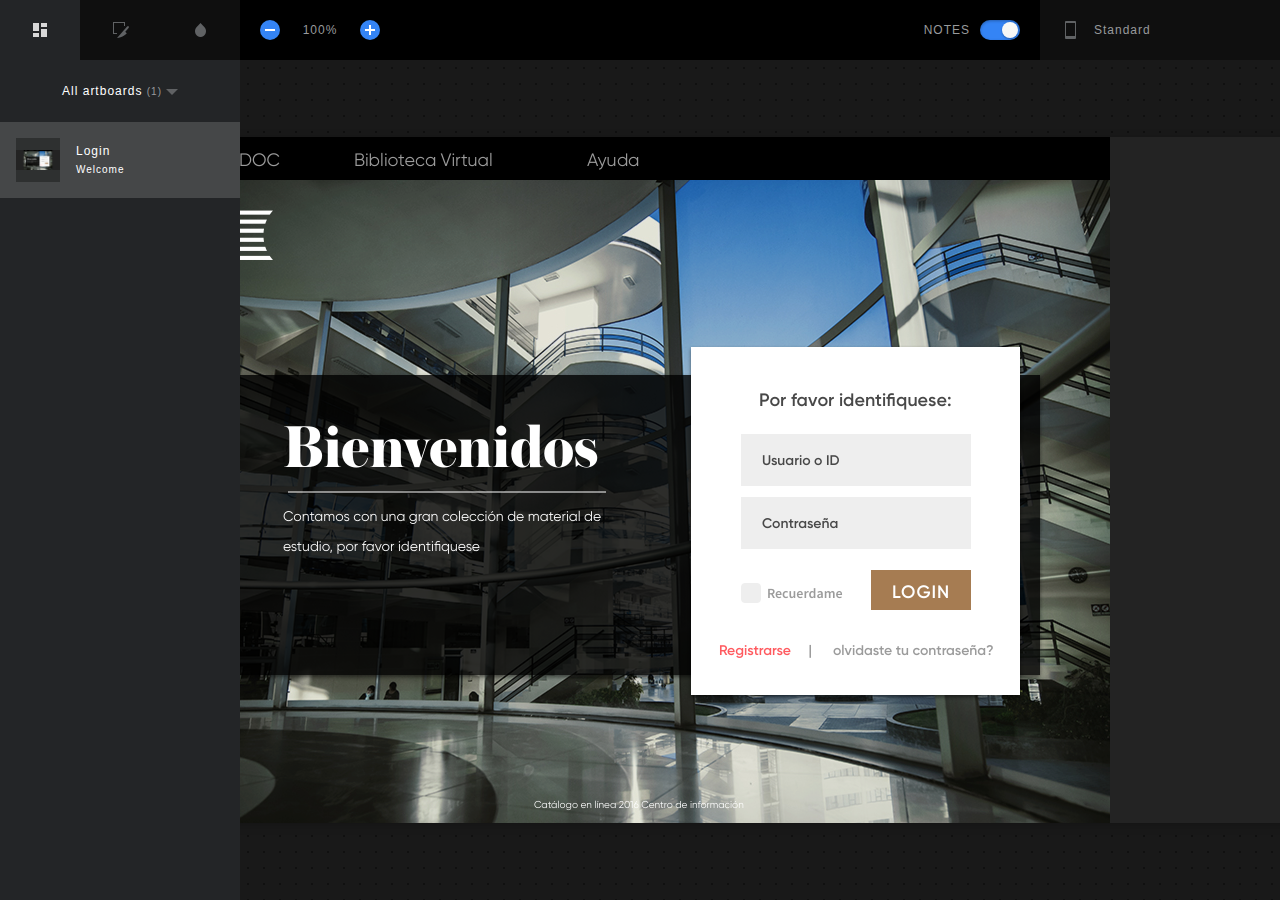
<file: pages/login/index.html>
<!DOCTYPE html>
<html lang="en">
  <head>
    <meta charset="utf-8">
    <meta http-equiv="X-UA-Compatible" content="IE=edge">
    <meta name="viewport" content="width=device-width, initial-scale=1">
    <title>Spec Export - Sketch Measure 2.3</title>
    <style type="text/css">
    /*! normalize.css v4.1.1 | MIT License | github.com/necolas/normalize.css */html{font-family:sans-serif;-ms-text-size-adjust:100%;-webkit-text-size-adjust:100%}body{margin:0}article,aside,details,figcaption,figure,footer,header,main,menu,nav,section,summary{display:block}audio,canvas,progress,video{display:inline-block}audio:not([controls]){display:none;height:0}progress{vertical-align:baseline}template,[hidden]{display:none}a{background-color:transparent;-webkit-text-decoration-skip:objects}a:active,a:hover{outline-width:0}abbr[title]{border-bottom:0;text-decoration:underline;text-decoration:underline dotted}b,strong{font-weight:inherit}b,strong{font-weight:bolder}dfn{font-style:italic}h1{font-size:2em;margin:.67em 0}mark{background-color:#ff0;color:#000}small{font-size:80%}sub,sup{font-size:75%;line-height:0;position:relative;vertical-align:baseline}sub{bottom:-0.25em}sup{top:-0.5em}img{border-style:none}svg:not(:root){overflow:hidden}code,kbd,pre,samp{font-family:monospace,monospace;font-size:1em}figure{margin:1em 40px}hr{box-sizing:content-box;height:0;overflow:visible}button,input,select,textarea{font:inherit;margin:0}optgroup{font-weight:bold}button,input{overflow:visible}button,select{text-transform:none}button,html [type="button"],[type="reset"],[type="submit"]{-webkit-appearance:button}button::-moz-focus-inner,[type="button"]::-moz-focus-inner,[type="reset"]::-moz-focus-inner,[type="submit"]::-moz-focus-inner{border-style:none;padding:0}button:-moz-focusring,[type="button"]:-moz-focusring,[type="reset"]:-moz-focusring,[type="submit"]:-moz-focusring{outline:1px dotted ButtonText}fieldset{border:1px solid silver;margin:0 2px;padding:.35em .625em .75em}legend{box-sizing:border-box;color:inherit;display:table;max-width:100%;padding:0;white-space:normal}textarea{overflow:auto}[type="checkbox"],[type="radio"]{box-sizing:border-box;padding:0}[type="number"]::-webkit-inner-spin-button,[type="number"]::-webkit-outer-spin-button{height:auto}[type="search"]{-webkit-appearance:textfield;outline-offset:-2px}[type="search"]::-webkit-search-cancel-button,[type="search"]::-webkit-search-decoration{-webkit-appearance:none}::-webkit-input-placeholder{color:inherit;opacity:.54}::-webkit-file-upload-button{-webkit-appearance:button;font:inherit}

*{box-sizing:border-box;}
::-webkit-scrollbar{width:8px;height:8px;background:#202123;border-radius:4px;}
::-webkit-scrollbar-thumb{border:1px solid rgba(255,255,255,.16);background-color:rgba(0,0,0,.64);border-radius:4px;}
::-webkit-scrollbar-corner,
::-webkit-resizer{background:#202123;}
html{width:100vw;height:100vh;overflow:hidden;}
body{-webkit-user-select:none;width:100vw;height:100vh;min-width:1024px;font-family:HelveticaNeue,Helvetica,Arial,sans-serif;font-size:12px;color:#989A9C;background:#191919;letter-spacing:1px;overflow:hidden;}
header{position:relative;height:60px;display:flex;align-items:center;z-index:215;background:#000;}
header .header-center,header .header-left,header .header-right{width:240px;height:60px;background:#0F0F0F;}
header .header-center{display:flex;flex:1;background:#000;}
header .header-center .show-notes,header .header-center .zoom-widget{padding:20px;width:160px;}
header .header-center h1{flex:1;}
header .header-center .show-notes{text-align:right;line-height:20px;}
header .header-center .show-notes .slidebox{margin-left:10px;}
header .header-left{display:flex;}
.zoom-widget{display:flex;}
.zoom-widget button{position:relative;display:block;width:20px;height:20px;border-radius:10px;border:0;background:#3484F5;cursor:pointer;}
.zoom-widget button:after,.zoom-widget button:before{position:absolute;top:9px;left:5px;content:"";display:block;width:10px;height:2px;background:#FFF;}
.zoom-widget button:after{top:5px;left:9px;width:2px;height:10px;}
.zoom-widget button:disabled{background:#222;cursor:default;}
.zoom-widget button:disabled:after,.zoom-widget button:disabled:before{background:#606264;}
.zoom-widget button.zoom-in:after{display:none;}
.zoom-widget .zoom-text{display:block;text-align:center;line-height:20px;flex:1;}
.unit-box{height:60px;}
.unit-box .overlay{content:"";position:absolute;top:60px;left:0;width:100vw;height:calc(100vh - 60px);display:none;background:rgba(0,0,0,.56);z-index:1;}
.unit-box:focus .overlay{display:block;}
.unit-box:focus{height:auto;outline:0;}
.unit-box h3,.unit-box p{position:relative;margin:0;padding:20px 20px 20px 54px;display:block;height:100%;line-height:20px;font-size:12px;font-weight:400;cursor:pointer;}
.unit-box h3,.unit-box:focus p{display:none;}
.unit-box h3:before,.unit-box p:before{position:absolute;top:18px;left:18px;content:"";display:block;width:24px;height:24px;background:url([data-uri]) no-repeat;background-size:24px 24px;}
.unit-box ul{position:absolute;margin:1px 0 0 240px;padding:0;list-style:none;background:#0F0F0F;width:240px;height:calc(100vh - 61px);overflow:auto;display:block;transition:all .15s ease;z-index:2;}
.unit-box:focus h3{color:#3A3A3A;display:block;}
.unit-box:focus ul{margin:1px 0 0;}
.unit-box .sub-title,.unit-box label{display:flex;padding:14px 20px;}
.unit-box label{cursor:pointer;}
.unit-box li:hover label{color:#FFF;}
.page-list label span,.unit-box label span{flex:1;}
.page-list input,.unit-box input{position:absolute;visibility:hidden;}
.page-list span:before,.unit-box span:before{float:right;display:block;content:"";width:16px;height:16px;}
.page-list input:checked+span:before,.page-list label:hover span:before,.unit-box input:checked+span:before,.unit-box label:hover span:before{background-image:url([data-uri]);background-size:50px 100px;}
.page-list label:hover span:before,.unit-box label:hover span:before{background-position:0 -50px;}
.page-list input:checked+span:before,.unit-box input:checked+span:before{background-position:0 0;}
.unit-box .sub-title{font-size:12px;background:#000;color:#3A3A3A;}
main{position:relative;height:calc(100vh - 60px);}
.inspector,.navbar{position:absolute;top:0;bottom:0;display:flex;width:240px;background:#232527;z-index:5;}
.inspector{transition:all .15s ease;right:-240px;display:block;}
.inspector.active{right:0;}
.navbar{left:-240px;width:240px;transition:all .15s ease;}
.navbar.on{left:0;}
.navbar nav{width:40px;background:#000204;}
.navbar section{flex:1;}
.tab{margin:0;padding:0;display:flex;width:100%;list-style:none;}
.tab li{display:flex;flex:1;height:60px;cursor:pointer;font-size:12px;justify-content:center;align-items:center;}
.tab li.current{background-color:#232527;}
.tab li:before{content:"";width:40px;height:40px;background:url([data-uri]) no-repeat -50px 0;background-size:100px 150px;overflow:hidden;}
.tab li.current:before{background-position-x:0;}
.tab li.icon-slices:before{background-position-y:-50px;}
.tab li.icon-colors:before{background-position-y:-100px;}
.screen-viewer{position:absolute;width:100vw;height:calc(100vh - 60px);background:#191919 url([data-uri]);background-size:16px 16px;overflow:auto;}
.screen-viewer,.screen-viewer .overlay{position:absolute;width:100vw;height:calc(100vh - 60px);background:#191919 url([data-uri]);background-size:16px 16px;overflow:auto;}
.screen-viewer .overlay{display:none;position:fixed;top:60px;left:0;background:transparent;overflow:hidden;z-index:2;cursor:none;}
.screen-viewer.moving-screen .overlay{display:block;}
.screen-viewer-inner{position:relative;margin:0 auto;}
.screen{margin:0 auto;position:absolute;left:50%;top:50%;background:#FFF;box-shadow:0 2px 10px 0 rgba(0,0,0,.2);transition:all .15s ease;}
.layer{position:absolute;cursor:pointer;}
.hover,.selected{border:1px solid #EE6723;}
.has-slice{border:1px dashed #EE6723;background:rgba(255,85,0,.32);}
.layer b,.layer i{position:absolute;width:5px;height:5px;background:#FFF;border:1px solid #EE6723;border-radius:50%;overflow:hidden;display:none;}
.layer b{width:3px;height:3px;background:#EE6723;}
.selected i{display:block;}
.distance.h div[data-width]:before,.distance.v div[data-height]:before,.selected:after,.selected:before{position:absolute;display:block;left:50%;top:-23px;transform:translateX(-50%);content:attr(data-width);font-size:12px;color:#FFF;height:12px;line-height:12px;padding:4px;background:#EE6723;border-radius:2px;z-index:1;}
.percentage-mode .distance.h div[data-width]:before,.percentage-mode .distance.v div[data-height]:before,.percentage-mode .selected:after,.percentage-mode .selected:before{content:attr(percentage-width);}
.selected.hidden:after,.selected.hidden:before{display:none;}
.distance.v div[data-height]:before,.selected:after{content:attr(data-height);left:auto;right:0;top:50%;transform:translateX(calc(100% + 3px)) translateY(-50%);}
.percentage-mode .distance.v div[data-height]:before,.percentage-mode .selected:after{content:attr(percentage-height);}
.layer .tl{top:-3px;left:-3px;}
.layer .tr{top:-3px;right:-3px;}
.layer .bl{bottom:-3px;left:-3px;}
.layer .br{bottom:-3px;right:-3px;}
.hover{border:1px solid #419bf9;}
.selected{border:1px solid #EE6723;}
.ruler{position:absolute;width:100%;height:100%;border:1px dashed #419bf9;}
.ruler.h{border-left:0;border-right:0;}
.ruler.v{border-top:0;border-bottom:0;}
.distance,.distance div,.distance div:before,.distance:after,.distance:before{position:absolute;}
.distance.v,.distance.v div{width:1px;}
.distance.h,.distance.h div{height:1px;}
.distance.v div{top:0;bottom:0;background:#EE6723;}
.distance.h div{left:0;right:0;background:#EE6723;}
.distance.v:after,.distance.v:before{content:"";top:0;left:-2px;width:5px;height:1px;background:#EE6723;}
.distance.h:after,.distance.h:before{content:"";top:-2px;left:0;width:1px;height:5px;background:#EE6723;}
.distance.v:after{top:auto;bottom:0;}
.distance.h:after{left:auto;right:0;}
.note{position:absolute;margin:-12px 0 0 -12px;width:24px;height:24px;background:#F5A623;border-radius:50%;border:2px solid #FFF;box-shadow:0 0 3px rgba(0,0,0,.24);}
.note:before{content:attr(data-index);font-size:12px;display:block;color:#FFF;text-align:center;width:100%;height:100%;line-height:20px;}
.note:hover{box-shadow:0 0 3px rgba(0,0,0,.64);}
.note div{position:absolute;top:50%;left:30px;border-radius:4px;padding:8px;background:#FFF;box-shadow:0 0 3px rgba(0,0,0,.5);-webkit-user-select:text;color:#222;transform:translateY(-50%);z-index:2;}
.note div:before{content:"";position:absolute;left:-7px;top:50%;width:8px;height:14px;background:url([data-uri]) no-repeat;background-size:8px 14px;transform:translateY(-50%);}
.slidebox{position:relative;width:40px;height:20px;display:inline-block;}
.slidebox input{visibility:hidden;}
.slidebox label{position:absolute;top:0;left:0;width:40px;height:20px;background:#898989;box-shadow:inset 0 1px 3px 0 rgba(0,0,0,.3);border-radius:10px;cursor:pointer;transition:all .2s ease;}
.slidebox label:after{position:absolute;content:"";top:2px;left:2px;width:16px;height:16px;background-image:linear-gradient(-180deg,#F8F9F6 0,#F5F5F5 100%);box-shadow:0 1px 2px 0 rgba(0,0,0,.3);border-radius:8px;transition:all .15s ease;}
.slidebox input[type=checkbox]:checked+label{background:#3484F5;}
.slidebox input[type=checkbox]:checked+label:after{left:22px;}
.inspector{overflow:auto;}
.inspector h2,.inspector h3{margin:0;padding:0;font-weight:400;}
.inspector h2{font-size:12px;line-height:24px;padding:12px 16px;text-align:center;}
.inspector h3{height:32px;font-size:12px;line-height:32px;padding:0 16px;background-image:linear-gradient(90deg,rgba(0,4,9,.32) 0,rgba(0,2,4,0) 100%);}
.inspector .context{padding:16px;}
.inspector .color,.inspector .item{display:flex;margin:0 0 8px;}
.inspector .item[data-label]:before{content:attr(data-label);display:block;width:70px;font-size:12px;height:24px;line-height:24px;}
.inspector .color:last-child,.inspector .item:last-child{margin:0;}
.inspector .item div,.inspector .item label{flex:1;}
.inspector .item label{padding:0 4px;}
.inspector .item label:first-child{padding:0 4px 0 0;}
.inspector .item label:last-child{padding:0 0 0 4px;}
.inspector .item label:only-child{padding:0;}
.inspector .item label[data-label]:after{content:attr(data-label);font-size:10px;text-align:center;display:block;margin:2px 0 0;}
.inspector input,.inspector textarea{padding:3px 4px;width:100%;background:rgba(255,255,255,.05);border-radius:2px;border:0;line-height:18px;height:24px;font-size:12px;color:#FFF;text-align:center;outline:0;resize:none;}
.inspector textarea{min-width:100%;height:auto;text-align:left;}
.context h4{font-size:12px;font-weight:400;position:0;margin:0 0 16px;color:#FFF;}
.context h4:before{margin:0 10px 0 0;display:inline-block;content:"";width:8px;height:8px;border-radius:1px;background:#3484F5;}
.context .colors{margin:0 0 8px;}
.context .colors:last-child,.context .items-group:last-child{margin:0;}
.context .items-group{margin:0 0 24px;}
.inspector .color{display:block;}
.inspector .color[data-name]:after{content:attr(data-name);font-size:10px;text-align:center;padding:0 0 0 24px;display:block;margin:2px 0 0;}
.inspector .color label,.inspector .color label em,.inspector .color label em i{position:absolute;display:block;width:24px;height:24px;padding:0;}
.inspector .color label em{position:relative;background-color:#fff;background-image:linear-gradient(45deg,#dddadc 25%,transparent 25%,transparent 75%,#dddadc 75%,#dddadc),linear-gradient(45deg,#dddadc 25%,transparent 25%,transparent 75%,#dddadc 75%,#dddadc);background-size:12px 12px;background-position:0 0,6px 6px;border-radius:2px 0 0 2px;overflow:hidden;}
.inspector .color label em i{position:relative;}
.inspector .item .color input{text-align:center;}
.inspector .color input{padding-left:32px;width:100%;text-align:left;}
.gradient .color label:before{position:absolute;top:12px;left:11px;content:"";width:2px;height:32px;background:#FFF;z-index:2;box-shadow:0 0 2px 1px rgba(0,0,0,.2);}
.gradient .color label:after{position:absolute;top:8px;left:8px;content:"";width:8px;height:8px;background:#FFF;z-index:3;border-radius:4px;box-shadow:0 0 2px 1px rgba(0,0,0,.2);}
.gradient .color[data-name] label:before{height:42px;}
.gradient .color:last-child label:before{display:none;}
.navbar section{position:relative;overflow:auto;}
.artboard-list,.asset-list,.color-list{margin:0;padding:0;list-style:none;}
.artboard-list li{padding:16px;display:flex;cursor:pointer;}
.artboard-list li:hover,.asset-list li:hover,.color-list li:hover{background:#191A1E;}
.artboard-list li.active{background:#454748;}
.preview-img{display:block;width:44px;height:44px;text-align:center;background:rgba(0,0,0,.32);}
.preview-img:before{content:' ';display:inline-block;vertical-align:middle;height:100%;}
.preview-img img{max-width:44px;max-height:44px;background:#FFF;vertical-align:middle;}
.pages-select{padding:24px;position:relative;}
.pages-select h3{margin:0;text-align:center;font-size:12px;font-weight:400;color:#FFF;cursor:pointer;}
.page-list em,.pages-select h3 em{font-style:normal;font-size:10px;color:#989A9C;}
.pages-select h3:after{content:"";margin:0 0 0 4px;width:12px;height:6px;display:inline-block;background:url([data-uri]) no-repeat;background-size:12px 6px;}
.pages-select .page-list{display:none;position:absolute;left:50%;transform:translateX(-50%);margin:-32px 0 0;padding:8px;border-radius:4px;list-style:none;width:180px;background:#0F0F0F;box-shadow:0 2px 10px 0 rgba(0,0,0,.8);}
.pages-select:focus{outline:0;}
.pages-select:focus .page-list{display:block;}
.pages-select .page-list label{padding:10px;cursor:pointer;}
.pages-select .page-list label,.pages-select .page-list span{display:block;}
.page-list span:before{position:absolute;right:8px;}
.exportable{margin:0;padding:0;list-style:none;background:#191A1E;border:1px solid #2D2F31;border-radius:4px;}
.exportable li{position:relative;padding:0 8px;height:32px;line-height:32px;border-bottom:1px solid #222;white-space:nowrap;text-overflow:ellipsis;}
.exportable li a{color:#FFF;text-decoration:none;outline:0;}
.exportable li:last-child{border:0;}
.exportable img{position:absolute;top:0;left:0;width:100%;height:100%;opacity:0;}
.asset-list li,.color-list li{padding:24px;display:flex;cursor:pointer;}
.color-list li{cursor:default;}
.asset-list li picture,.color-list li em{position:relative;display:block;text-align:center;width:32px;height:32px;background-color:#4A4A4A;background-image:linear-gradient(45deg,#000 25%,transparent 25%,transparent 75%,#000 75%,#000),linear-gradient(45deg,#000 25%,transparent 25%,transparent 75%,#000 75%,#000);background-size:8px 8px;background-position:0 0,4px 4px;border-radius:2px;}
.color-list li em{background-color:#fff;background-image:linear-gradient(45deg,#dddadc 25%,transparent 25%,transparent 75%,#dddadc 75%,#dddadc),linear-gradient(45deg,#dddadc 25%,transparent 25%,transparent 75%,#dddadc 75%,#dddadc);border-radius:50%;overflow:hidden;}
.color-list li em i{position:absolute;top:0;left:0;right:0;bottom:0;}
.artboard-list li div,.asset-list li div,.color-list li div{padding:0 0 0 16px;flex:1;}
.artboard-list li div{padding:6px 0 4px 16px;}
.asset-list li picture:before{content:"";display:inline-block;height:100%;vertical-align:middle;}
.asset-list li picture img{vertical-align:middle;max-width:28px;max-height:28px;}
.asset-list li picture:after{content:"";position:absolute;top:0;left:0;right:0;bottom:0;}
.artboard-list h3, .asset-list h3,.color-list h3{margin:0 0 4px;padding:0;color:#FFF;font-size:12px;font-weight:400;overflow:hidden;text-overflow:ellipsis;}
.artboard-list small, .asset-list small,.color-list small{font-size:10px;}
.artboard-list li.active small{color:#FFF;}
.empty{position:absolute;top:30%;left:0;right:0;transform:translateY(-50%);vertical-align:middle;text-align:center;}
.message{position:absolute;top:50%;left:50%;padding:10px 20px;max-width:320px;transform:translateX(-50%) translateY(-50%);text-align:center;border-radius:4px;background:rgba(0,0,0,.96);border: 1px solid rgba(255,255,255,.16);color:#FFF;box-shadow:0 2px 10px rgba(0,0,0,.32);z-index:9;display:none;}
.cursor{position:absolute;display:none;margin:-8px 0 0 -8px;top:50%;left:50%;width:16px;height:17px;background-size:16px 17px;background-image: url('[data-uri]');background-repeat:no-repeat;cursor:none;z-index:1;
}
.cursor.show{display:block;}
.cursor.moving{background-image: url('[data-uri]');}
    </style>
    <script type="text/javascript">
    <!--
    /*! jQuery v3.0.0 | (c) jQuery Foundation | jquery.org/license */
!function(a,b){"use strict";"object"==typeof module&&"object"==typeof module.exports?module.exports=a.document?b(a,!0):function(a){if(!a.document)throw new Error("jQuery requires a window with a document");return b(a)}:b(a)}("undefined"!=typeof window?window:this,function(a,b){"use strict";var c=[],d=a.document,e=Object.getPrototypeOf,f=c.slice,g=c.concat,h=c.push,i=c.indexOf,j={},k=j.toString,l=j.hasOwnProperty,m=l.toString,n=m.call(Object),o={};function p(a,b){b=b||d;var c=b.createElement("script");c.text=a,b.head.appendChild(c).parentNode.removeChild(c)}var q="3.0.0",r=function(a,b){return new r.fn.init(a,b)},s=/^[\s\uFEFF\xA0]+|[\s\uFEFF\xA0]+$/g,t=/^-ms-/,u=/-([a-z])/g,v=function(a,b){return b.toUpperCase()};r.fn=r.prototype={jquery:q,constructor:r,length:0,toArray:function(){return f.call(this)},get:function(a){return null!=a?0>a?this[a+this.length]:this[a]:f.call(this)},pushStack:function(a){var b=r.merge(this.constructor(),a);return b.prevObject=this,b},each:function(a){return r.each(this,a)},map:function(a){return this.pushStack(r.map(this,function(b,c){return a.call(b,c,b)}))},slice:function(){return this.pushStack(f.apply(this,arguments))},first:function(){return this.eq(0)},last:function(){return this.eq(-1)},eq:function(a){var b=this.length,c=+a+(0>a?b:0);return this.pushStack(c>=0&&b>c?[this[c]]:[])},end:function(){return this.prevObject||this.constructor()},push:h,sort:c.sort,splice:c.splice},r.extend=r.fn.extend=function(){var a,b,c,d,e,f,g=arguments[0]||{},h=1,i=arguments.length,j=!1;for("boolean"==typeof g&&(j=g,g=arguments[h]||{},h++),"object"==typeof g||r.isFunction(g)||(g={}),h===i&&(g=this,h--);i>h;h++)if(null!=(a=arguments[h]))for(b in a)c=g[b],d=a[b],g!==d&&(j&&d&&(r.isPlainObject(d)||(e=r.isArray(d)))?(e?(e=!1,f=c&&r.isArray(c)?c:[]):f=c&&r.isPlainObject(c)?c:{},g[b]=r.extend(j,f,d)):void 0!==d&&(g[b]=d));return g},r.extend({expando:"jQuery"+(q+Math.random()).replace(/\D/g,""),isReady:!0,error:function(a){throw new Error(a)},noop:function(){},isFunction:function(a){return"function"===r.type(a)},isArray:Array.isArray,isWindow:function(a){return null!=a&&a===a.window},isNumeric:function(a){var b=r.type(a);return("number"===b||"string"===b)&&!isNaN(a-parseFloat(a))},isPlainObject:function(a){var b,c;return a&&"[object Object]"===k.call(a)?(b=e(a))?(c=l.call(b,"constructor")&&b.constructor,"function"==typeof c&&m.call(c)===n):!0:!1},isEmptyObject:function(a){var b;for(b in a)return!1;return!0},type:function(a){return null==a?a+"":"object"==typeof a||"function"==typeof a?j[k.call(a)]||"object":typeof a},globalEval:function(a){p(a)},camelCase:function(a){return a.replace(t,"ms-").replace(u,v)},nodeName:function(a,b){return a.nodeName&&a.nodeName.toLowerCase()===b.toLowerCase()},each:function(a,b){var c,d=0;if(w(a)){for(c=a.length;c>d;d++)if(b.call(a[d],d,a[d])===!1)break}else for(d in a)if(b.call(a[d],d,a[d])===!1)break;return a},trim:function(a){return null==a?"":(a+"").replace(s,"")},makeArray:function(a,b){var c=b||[];return null!=a&&(w(Object(a))?r.merge(c,"string"==typeof a?[a]:a):h.call(c,a)),c},inArray:function(a,b,c){return null==b?-1:i.call(b,a,c)},merge:function(a,b){for(var c=+b.length,d=0,e=a.length;c>d;d++)a[e++]=b[d];return a.length=e,a},grep:function(a,b,c){for(var d,e=[],f=0,g=a.length,h=!c;g>f;f++)d=!b(a[f],f),d!==h&&e.push(a[f]);return e},map:function(a,b,c){var d,e,f=0,h=[];if(w(a))for(d=a.length;d>f;f++)e=b(a[f],f,c),null!=e&&h.push(e);else for(f in a)e=b(a[f],f,c),null!=e&&h.push(e);return g.apply([],h)},guid:1,proxy:function(a,b){var c,d,e;return"string"==typeof b&&(c=a[b],b=a,a=c),r.isFunction(a)?(d=f.call(arguments,2),e=function(){return a.apply(b||this,d.concat(f.call(arguments)))},e.guid=a.guid=a.guid||r.guid++,e):void 0},now:Date.now,support:o}),"function"==typeof Symbol&&(r.fn[Symbol.iterator]=c[Symbol.iterator]),r.each("Boolean Number String Function Array Date RegExp Object Error Symbol".split(" "),function(a,b){j["[object "+b+"]"]=b.toLowerCase()});function w(a){var b=!!a&&"length"in a&&a.length,c=r.type(a);return"function"===c||r.isWindow(a)?!1:"array"===c||0===b||"number"==typeof b&&b>0&&b-1 in a}var x=function(a){var b,c,d,e,f,g,h,i,j,k,l,m,n,o,p,q,r,s,t,u="sizzle"+1*new Date,v=a.document,w=0,x=0,y=ha(),z=ha(),A=ha(),B=function(a,b){return a===b&&(l=!0),0},C={}.hasOwnProperty,D=[],E=D.pop,F=D.push,G=D.push,H=D.slice,I=function(a,b){for(var c=0,d=a.length;d>c;c++)if(a[c]===b)return c;return-1},J="checked|selected|async|autofocus|autoplay|controls|defer|disabled|hidden|ismap|loop|multiple|open|readonly|required|scoped",K="[\\x20\\t\\r\\n\\f]",L="(?:\\\\.|[\\w-]|[^\x00-\\xa0])+",M="\\["+K+"*("+L+")(?:"+K+"*([*^$|!~]?=)"+K+"*(?:'((?:\\\\.|[^\\\\'])*)'|\"((?:\\\\.|[^\\\\\"])*)\"|("+L+"))|)"+K+"*\\]",N=":("+L+")(?:\\((('((?:\\\\.|[^\\\\'])*)'|\"((?:\\\\.|[^\\\\\"])*)\")|((?:\\\\.|[^\\\\()[\\]]|"+M+")*)|.*)\\)|)",O=new RegExp(K+"+","g"),P=new RegExp("^"+K+"+|((?:^|[^\\\\])(?:\\\\.)*)"+K+"+$","g"),Q=new RegExp("^"+K+"*,"+K+"*"),R=new RegExp("^"+K+"*([>+~]|"+K+")"+K+"*"),S=new RegExp("="+K+"*([^\\]'\"]*?)"+K+"*\\]","g"),T=new RegExp(N),U=new RegExp("^"+L+"$"),V={ID:new RegExp("^#("+L+")"),CLASS:new RegExp("^\\.("+L+")"),TAG:new RegExp("^("+L+"|[*])"),ATTR:new RegExp("^"+M),PSEUDO:new RegExp("^"+N),CHILD:new RegExp("^:(only|first|last|nth|nth-last)-(child|of-type)(?:\\("+K+"*(even|odd|(([+-]|)(\\d*)n|)"+K+"*(?:([+-]|)"+K+"*(\\d+)|))"+K+"*\\)|)","i"),bool:new RegExp("^(?:"+J+")$","i"),needsContext:new RegExp("^"+K+"*[>+~]|:(even|odd|eq|gt|lt|nth|first|last)(?:\\("+K+"*((?:-\\d)?\\d*)"+K+"*\\)|)(?=[^-]|$)","i")},W=/^(?:input|select|textarea|button)$/i,X=/^h\d$/i,Y=/^[^{]+\{\s*\[native \w/,Z=/^(?:#([\w-]+)|(\w+)|\.([\w-]+))$/,$=/[+~]/,_=new RegExp("\\\\([\\da-f]{1,6}"+K+"?|("+K+")|.)","ig"),aa=function(a,b,c){var d="0x"+b-65536;return d!==d||c?b:0>d?String.fromCharCode(d+65536):String.fromCharCode(d>>10|55296,1023&d|56320)},ba=/([\0-\x1f\x7f]|^-?\d)|^-$|[^\x80-\uFFFF\w-]/g,ca=function(a,b){return b?"\x00"===a?"\ufffd":a.slice(0,-1)+"\\"+a.charCodeAt(a.length-1).toString(16)+" ":"\\"+a},da=function(){m()},ea=ta(function(a){return a.disabled===!0},{dir:"parentNode",next:"legend"});try{G.apply(D=H.call(v.childNodes),v.childNodes),D[v.childNodes.length].nodeType}catch(fa){G={apply:D.length?function(a,b){F.apply(a,H.call(b))}:function(a,b){var c=a.length,d=0;while(a[c++]=b[d++]);a.length=c-1}}}function ga(a,b,d,e){var f,h,j,k,l,o,r,s=b&&b.ownerDocument,w=b?b.nodeType:9;if(d=d||[],"string"!=typeof a||!a||1!==w&&9!==w&&11!==w)return d;if(!e&&((b?b.ownerDocument||b:v)!==n&&m(b),b=b||n,p)){if(11!==w&&(l=Z.exec(a)))if(f=l[1]){if(9===w){if(!(j=b.getElementById(f)))return d;if(j.id===f)return d.push(j),d}else if(s&&(j=s.getElementById(f))&&t(b,j)&&j.id===f)return d.push(j),d}else{if(l[2])return G.apply(d,b.getElementsByTagName(a)),d;if((f=l[3])&&c.getElementsByClassName&&b.getElementsByClassName)return G.apply(d,b.getElementsByClassName(f)),d}if(c.qsa&&!A[a+" "]&&(!q||!q.test(a))){if(1!==w)s=b,r=a;else if("object"!==b.nodeName.toLowerCase()){(k=b.getAttribute("id"))?k=k.replace(ba,ca):b.setAttribute("id",k=u),o=g(a),h=o.length;while(h--)o[h]="#"+k+" "+sa(o[h]);r=o.join(","),s=$.test(a)&&qa(b.parentNode)||b}if(r)try{return G.apply(d,s.querySelectorAll(r)),d}catch(x){}finally{k===u&&b.removeAttribute("id")}}}return i(a.replace(P,"$1"),b,d,e)}function ha(){var a=[];function b(c,e){return a.push(c+" ")>d.cacheLength&&delete b[a.shift()],b[c+" "]=e}return b}function ia(a){return a[u]=!0,a}function ja(a){var b=n.createElement("fieldset");try{return!!a(b)}catch(c){return!1}finally{b.parentNode&&b.parentNode.removeChild(b),b=null}}function ka(a,b){var c=a.split("|"),e=c.length;while(e--)d.attrHandle[c[e]]=b}function la(a,b){var c=b&&a,d=c&&1===a.nodeType&&1===b.nodeType&&a.sourceIndex-b.sourceIndex;if(d)return d;if(c)while(c=c.nextSibling)if(c===b)return-1;return a?1:-1}function ma(a){return function(b){var c=b.nodeName.toLowerCase();return"input"===c&&b.type===a}}function na(a){return function(b){var c=b.nodeName.toLowerCase();return("input"===c||"button"===c)&&b.type===a}}function oa(a){return function(b){return"label"in b&&b.disabled===a||"form"in b&&b.disabled===a||"form"in b&&b.disabled===!1&&(b.isDisabled===a||b.isDisabled!==!a&&("label"in b||!ea(b))!==a)}}function pa(a){return ia(function(b){return b=+b,ia(function(c,d){var e,f=a([],c.length,b),g=f.length;while(g--)c[e=f[g]]&&(c[e]=!(d[e]=c[e]))})})}function qa(a){return a&&"undefined"!=typeof a.getElementsByTagName&&a}c=ga.support={},f=ga.isXML=function(a){var b=a&&(a.ownerDocument||a).documentElement;return b?"HTML"!==b.nodeName:!1},m=ga.setDocument=function(a){var b,e,g=a?a.ownerDocument||a:v;return g!==n&&9===g.nodeType&&g.documentElement?(n=g,o=n.documentElement,p=!f(n),v!==n&&(e=n.defaultView)&&e.top!==e&&(e.addEventListener?e.addEventListener("unload",da,!1):e.attachEvent&&e.attachEvent("onunload",da)),c.attributes=ja(function(a){return a.className="i",!a.getAttribute("className")}),c.getElementsByTagName=ja(function(a){return a.appendChild(n.createComment("")),!a.getElementsByTagName("*").length}),c.getElementsByClassName=Y.test(n.getElementsByClassName),c.getById=ja(function(a){return o.appendChild(a).id=u,!n.getElementsByName||!n.getElementsByName(u).length}),c.getById?(d.find.ID=function(a,b){if("undefined"!=typeof b.getElementById&&p){var c=b.getElementById(a);return c?[c]:[]}},d.filter.ID=function(a){var b=a.replace(_,aa);return function(a){return a.getAttribute("id")===b}}):(delete d.find.ID,d.filter.ID=function(a){var b=a.replace(_,aa);return function(a){var c="undefined"!=typeof a.getAttributeNode&&a.getAttributeNode("id");return c&&c.value===b}}),d.find.TAG=c.getElementsByTagName?function(a,b){return"undefined"!=typeof b.getElementsByTagName?b.getElementsByTagName(a):c.qsa?b.querySelectorAll(a):void 0}:function(a,b){var c,d=[],e=0,f=b.getElementsByTagName(a);if("*"===a){while(c=f[e++])1===c.nodeType&&d.push(c);return d}return f},d.find.CLASS=c.getElementsByClassName&&function(a,b){return"undefined"!=typeof b.getElementsByClassName&&p?b.getElementsByClassName(a):void 0},r=[],q=[],(c.qsa=Y.test(n.querySelectorAll))&&(ja(function(a){o.appendChild(a).innerHTML="<a id='"+u+"'></a><select id='"+u+"-\r\\' msallowcapture=''><option selected=''></option></select>",a.querySelectorAll("[msallowcapture^='']").length&&q.push("[*^$]="+K+"*(?:''|\"\")"),a.querySelectorAll("[selected]").length||q.push("\\["+K+"*(?:value|"+J+")"),a.querySelectorAll("[id~="+u+"-]").length||q.push("~="),a.querySelectorAll(":checked").length||q.push(":checked"),a.querySelectorAll("a#"+u+"+*").length||q.push(".#.+[+~]")}),ja(function(a){a.innerHTML="<a href='' disabled='disabled'></a><select disabled='disabled'><option/></select>";var b=n.createElement("input");b.setAttribute("type","hidden"),a.appendChild(b).setAttribute("name","D"),a.querySelectorAll("[name=d]").length&&q.push("name"+K+"*[*^$|!~]?="),2!==a.querySelectorAll(":enabled").length&&q.push(":enabled",":disabled"),o.appendChild(a).disabled=!0,2!==a.querySelectorAll(":disabled").length&&q.push(":enabled",":disabled"),a.querySelectorAll("*,:x"),q.push(",.*:")})),(c.matchesSelector=Y.test(s=o.matches||o.webkitMatchesSelector||o.mozMatchesSelector||o.oMatchesSelector||o.msMatchesSelector))&&ja(function(a){c.disconnectedMatch=s.call(a,"*"),s.call(a,"[s!='']:x"),r.push("!=",N)}),q=q.length&&new RegExp(q.join("|")),r=r.length&&new RegExp(r.join("|")),b=Y.test(o.compareDocumentPosition),t=b||Y.test(o.contains)?function(a,b){var c=9===a.nodeType?a.documentElement:a,d=b&&b.parentNode;return a===d||!(!d||1!==d.nodeType||!(c.contains?c.contains(d):a.compareDocumentPosition&&16&a.compareDocumentPosition(d)))}:function(a,b){if(b)while(b=b.parentNode)if(b===a)return!0;return!1},B=b?function(a,b){if(a===b)return l=!0,0;var d=!a.compareDocumentPosition-!b.compareDocumentPosition;return d?d:(d=(a.ownerDocument||a)===(b.ownerDocument||b)?a.compareDocumentPosition(b):1,1&d||!c.sortDetached&&b.compareDocumentPosition(a)===d?a===n||a.ownerDocument===v&&t(v,a)?-1:b===n||b.ownerDocument===v&&t(v,b)?1:k?I(k,a)-I(k,b):0:4&d?-1:1)}:function(a,b){if(a===b)return l=!0,0;var c,d=0,e=a.parentNode,f=b.parentNode,g=[a],h=[b];if(!e||!f)return a===n?-1:b===n?1:e?-1:f?1:k?I(k,a)-I(k,b):0;if(e===f)return la(a,b);c=a;while(c=c.parentNode)g.unshift(c);c=b;while(c=c.parentNode)h.unshift(c);while(g[d]===h[d])d++;return d?la(g[d],h[d]):g[d]===v?-1:h[d]===v?1:0},n):n},ga.matches=function(a,b){return ga(a,null,null,b)},ga.matchesSelector=function(a,b){if((a.ownerDocument||a)!==n&&m(a),b=b.replace(S,"='$1']"),c.matchesSelector&&p&&!A[b+" "]&&(!r||!r.test(b))&&(!q||!q.test(b)))try{var d=s.call(a,b);if(d||c.disconnectedMatch||a.document&&11!==a.document.nodeType)return d}catch(e){}return ga(b,n,null,[a]).length>0},ga.contains=function(a,b){return(a.ownerDocument||a)!==n&&m(a),t(a,b)},ga.attr=function(a,b){(a.ownerDocument||a)!==n&&m(a);var e=d.attrHandle[b.toLowerCase()],f=e&&C.call(d.attrHandle,b.toLowerCase())?e(a,b,!p):void 0;return void 0!==f?f:c.attributes||!p?a.getAttribute(b):(f=a.getAttributeNode(b))&&f.specified?f.value:null},ga.escape=function(a){return(a+"").replace(ba,ca)},ga.error=function(a){throw new Error("Syntax error, unrecognized expression: "+a)},ga.uniqueSort=function(a){var b,d=[],e=0,f=0;if(l=!c.detectDuplicates,k=!c.sortStable&&a.slice(0),a.sort(B),l){while(b=a[f++])b===a[f]&&(e=d.push(f));while(e--)a.splice(d[e],1)}return k=null,a},e=ga.getText=function(a){var b,c="",d=0,f=a.nodeType;if(f){if(1===f||9===f||11===f){if("string"==typeof a.textContent)return a.textContent;for(a=a.firstChild;a;a=a.nextSibling)c+=e(a)}else if(3===f||4===f)return a.nodeValue}else while(b=a[d++])c+=e(b);return c},d=ga.selectors={cacheLength:50,createPseudo:ia,match:V,attrHandle:{},find:{},relative:{">":{dir:"parentNode",first:!0}," ":{dir:"parentNode"},"+":{dir:"previousSibling",first:!0},"~":{dir:"previousSibling"}},preFilter:{ATTR:function(a){return a[1]=a[1].replace(_,aa),a[3]=(a[3]||a[4]||a[5]||"").replace(_,aa),"~="===a[2]&&(a[3]=" "+a[3]+" "),a.slice(0,4)},CHILD:function(a){return a[1]=a[1].toLowerCase(),"nth"===a[1].slice(0,3)?(a[3]||ga.error(a[0]),a[4]=+(a[4]?a[5]+(a[6]||1):2*("even"===a[3]||"odd"===a[3])),a[5]=+(a[7]+a[8]||"odd"===a[3])):a[3]&&ga.error(a[0]),a},PSEUDO:function(a){var b,c=!a[6]&&a[2];return V.CHILD.test(a[0])?null:(a[3]?a[2]=a[4]||a[5]||"":c&&T.test(c)&&(b=g(c,!0))&&(b=c.indexOf(")",c.length-b)-c.length)&&(a[0]=a[0].slice(0,b),a[2]=c.slice(0,b)),a.slice(0,3))}},filter:{TAG:function(a){var b=a.replace(_,aa).toLowerCase();return"*"===a?function(){return!0}:function(a){return a.nodeName&&a.nodeName.toLowerCase()===b}},CLASS:function(a){var b=y[a+" "];return b||(b=new RegExp("(^|"+K+")"+a+"("+K+"|$)"))&&y(a,function(a){return b.test("string"==typeof a.className&&a.className||"undefined"!=typeof a.getAttribute&&a.getAttribute("class")||"")})},ATTR:function(a,b,c){return function(d){var e=ga.attr(d,a);return null==e?"!="===b:b?(e+="","="===b?e===c:"!="===b?e!==c:"^="===b?c&&0===e.indexOf(c):"*="===b?c&&e.indexOf(c)>-1:"$="===b?c&&e.slice(-c.length)===c:"~="===b?(" "+e.replace(O," ")+" ").indexOf(c)>-1:"|="===b?e===c||e.slice(0,c.length+1)===c+"-":!1):!0}},CHILD:function(a,b,c,d,e){var f="nth"!==a.slice(0,3),g="last"!==a.slice(-4),h="of-type"===b;return 1===d&&0===e?function(a){return!!a.parentNode}:function(b,c,i){var j,k,l,m,n,o,p=f!==g?"nextSibling":"previousSibling",q=b.parentNode,r=h&&b.nodeName.toLowerCase(),s=!i&&!h,t=!1;if(q){if(f){while(p){m=b;while(m=m[p])if(h?m.nodeName.toLowerCase()===r:1===m.nodeType)return!1;o=p="only"===a&&!o&&"nextSibling"}return!0}if(o=[g?q.firstChild:q.lastChild],g&&s){m=q,l=m[u]||(m[u]={}),k=l[m.uniqueID]||(l[m.uniqueID]={}),j=k[a]||[],n=j[0]===w&&j[1],t=n&&j[2],m=n&&q.childNodes[n];while(m=++n&&m&&m[p]||(t=n=0)||o.pop())if(1===m.nodeType&&++t&&m===b){k[a]=[w,n,t];break}}else if(s&&(m=b,l=m[u]||(m[u]={}),k=l[m.uniqueID]||(l[m.uniqueID]={}),j=k[a]||[],n=j[0]===w&&j[1],t=n),t===!1)while(m=++n&&m&&m[p]||(t=n=0)||o.pop())if((h?m.nodeName.toLowerCase()===r:1===m.nodeType)&&++t&&(s&&(l=m[u]||(m[u]={}),k=l[m.uniqueID]||(l[m.uniqueID]={}),k[a]=[w,t]),m===b))break;return t-=e,t===d||t%d===0&&t/d>=0}}},PSEUDO:function(a,b){var c,e=d.pseudos[a]||d.setFilters[a.toLowerCase()]||ga.error("unsupported pseudo: "+a);return e[u]?e(b):e.length>1?(c=[a,a,"",b],d.setFilters.hasOwnProperty(a.toLowerCase())?ia(function(a,c){var d,f=e(a,b),g=f.length;while(g--)d=I(a,f[g]),a[d]=!(c[d]=f[g])}):function(a){return e(a,0,c)}):e}},pseudos:{not:ia(function(a){var b=[],c=[],d=h(a.replace(P,"$1"));return d[u]?ia(function(a,b,c,e){var f,g=d(a,null,e,[]),h=a.length;while(h--)(f=g[h])&&(a[h]=!(b[h]=f))}):function(a,e,f){return b[0]=a,d(b,null,f,c),b[0]=null,!c.pop()}}),has:ia(function(a){return function(b){return ga(a,b).length>0}}),contains:ia(function(a){return a=a.replace(_,aa),function(b){return(b.textContent||b.innerText||e(b)).indexOf(a)>-1}}),lang:ia(function(a){return U.test(a||"")||ga.error("unsupported lang: "+a),a=a.replace(_,aa).toLowerCase(),function(b){var c;do if(c=p?b.lang:b.getAttribute("xml:lang")||b.getAttribute("lang"))return c=c.toLowerCase(),c===a||0===c.indexOf(a+"-");while((b=b.parentNode)&&1===b.nodeType);return!1}}),target:function(b){var c=a.location&&a.location.hash;return c&&c.slice(1)===b.id},root:function(a){return a===o},focus:function(a){return a===n.activeElement&&(!n.hasFocus||n.hasFocus())&&!!(a.type||a.href||~a.tabIndex)},enabled:oa(!1),disabled:oa(!0),checked:function(a){var b=a.nodeName.toLowerCase();return"input"===b&&!!a.checked||"option"===b&&!!a.selected},selected:function(a){return a.parentNode&&a.parentNode.selectedIndex,a.selected===!0},empty:function(a){for(a=a.firstChild;a;a=a.nextSibling)if(a.nodeType<6)return!1;return!0},parent:function(a){return!d.pseudos.empty(a)},header:function(a){return X.test(a.nodeName)},input:function(a){return W.test(a.nodeName)},button:function(a){var b=a.nodeName.toLowerCase();return"input"===b&&"button"===a.type||"button"===b},text:function(a){var b;return"input"===a.nodeName.toLowerCase()&&"text"===a.type&&(null==(b=a.getAttribute("type"))||"text"===b.toLowerCase())},first:pa(function(){return[0]}),last:pa(function(a,b){return[b-1]}),eq:pa(function(a,b,c){return[0>c?c+b:c]}),even:pa(function(a,b){for(var c=0;b>c;c+=2)a.push(c);return a}),odd:pa(function(a,b){for(var c=1;b>c;c+=2)a.push(c);return a}),lt:pa(function(a,b,c){for(var d=0>c?c+b:c;--d>=0;)a.push(d);return a}),gt:pa(function(a,b,c){for(var d=0>c?c+b:c;++d<b;)a.push(d);return a})}},d.pseudos.nth=d.pseudos.eq;for(b in{radio:!0,checkbox:!0,file:!0,password:!0,image:!0})d.pseudos[b]=ma(b);for(b in{submit:!0,reset:!0})d.pseudos[b]=na(b);function ra(){}ra.prototype=d.filters=d.pseudos,d.setFilters=new ra,g=ga.tokenize=function(a,b){var c,e,f,g,h,i,j,k=z[a+" "];if(k)return b?0:k.slice(0);h=a,i=[],j=d.preFilter;while(h){c&&!(e=Q.exec(h))||(e&&(h=h.slice(e[0].length)||h),i.push(f=[])),c=!1,(e=R.exec(h))&&(c=e.shift(),f.push({value:c,type:e[0].replace(P," ")}),h=h.slice(c.length));for(g in d.filter)!(e=V[g].exec(h))||j[g]&&!(e=j[g](e))||(c=e.shift(),f.push({value:c,type:g,matches:e}),h=h.slice(c.length));if(!c)break}return b?h.length:h?ga.error(a):z(a,i).slice(0)};function sa(a){for(var b=0,c=a.length,d="";c>b;b++)d+=a[b].value;return d}function ta(a,b,c){var d=b.dir,e=b.next,f=e||d,g=c&&"parentNode"===f,h=x++;return b.first?function(b,c,e){while(b=b[d])if(1===b.nodeType||g)return a(b,c,e)}:function(b,c,i){var j,k,l,m=[w,h];if(i){while(b=b[d])if((1===b.nodeType||g)&&a(b,c,i))return!0}else while(b=b[d])if(1===b.nodeType||g)if(l=b[u]||(b[u]={}),k=l[b.uniqueID]||(l[b.uniqueID]={}),e&&e===b.nodeName.toLowerCase())b=b[d]||b;else{if((j=k[f])&&j[0]===w&&j[1]===h)return m[2]=j[2];if(k[f]=m,m[2]=a(b,c,i))return!0}}}function ua(a){return a.length>1?function(b,c,d){var e=a.length;while(e--)if(!a[e](b,c,d))return!1;return!0}:a[0]}function va(a,b,c){for(var d=0,e=b.length;e>d;d++)ga(a,b[d],c);return c}function wa(a,b,c,d,e){for(var f,g=[],h=0,i=a.length,j=null!=b;i>h;h++)(f=a[h])&&(c&&!c(f,d,e)||(g.push(f),j&&b.push(h)));return g}function xa(a,b,c,d,e,f){return d&&!d[u]&&(d=xa(d)),e&&!e[u]&&(e=xa(e,f)),ia(function(f,g,h,i){var j,k,l,m=[],n=[],o=g.length,p=f||va(b||"*",h.nodeType?[h]:h,[]),q=!a||!f&&b?p:wa(p,m,a,h,i),r=c?e||(f?a:o||d)?[]:g:q;if(c&&c(q,r,h,i),d){j=wa(r,n),d(j,[],h,i),k=j.length;while(k--)(l=j[k])&&(r[n[k]]=!(q[n[k]]=l))}if(f){if(e||a){if(e){j=[],k=r.length;while(k--)(l=r[k])&&j.push(q[k]=l);e(null,r=[],j,i)}k=r.length;while(k--)(l=r[k])&&(j=e?I(f,l):m[k])>-1&&(f[j]=!(g[j]=l))}}else r=wa(r===g?r.splice(o,r.length):r),e?e(null,g,r,i):G.apply(g,r)})}function ya(a){for(var b,c,e,f=a.length,g=d.relative[a[0].type],h=g||d.relative[" "],i=g?1:0,k=ta(function(a){return a===b},h,!0),l=ta(function(a){return I(b,a)>-1},h,!0),m=[function(a,c,d){var e=!g&&(d||c!==j)||((b=c).nodeType?k(a,c,d):l(a,c,d));return b=null,e}];f>i;i++)if(c=d.relative[a[i].type])m=[ta(ua(m),c)];else{if(c=d.filter[a[i].type].apply(null,a[i].matches),c[u]){for(e=++i;f>e;e++)if(d.relative[a[e].type])break;return xa(i>1&&ua(m),i>1&&sa(a.slice(0,i-1).concat({value:" "===a[i-2].type?"*":""})).replace(P,"$1"),c,e>i&&ya(a.slice(i,e)),f>e&&ya(a=a.slice(e)),f>e&&sa(a))}m.push(c)}return ua(m)}function za(a,b){var c=b.length>0,e=a.length>0,f=function(f,g,h,i,k){var l,o,q,r=0,s="0",t=f&&[],u=[],v=j,x=f||e&&d.find.TAG("*",k),y=w+=null==v?1:Math.random()||.1,z=x.length;for(k&&(j=g===n||g||k);s!==z&&null!=(l=x[s]);s++){if(e&&l){o=0,g||l.ownerDocument===n||(m(l),h=!p);while(q=a[o++])if(q(l,g||n,h)){i.push(l);break}k&&(w=y)}c&&((l=!q&&l)&&r--,f&&t.push(l))}if(r+=s,c&&s!==r){o=0;while(q=b[o++])q(t,u,g,h);if(f){if(r>0)while(s--)t[s]||u[s]||(u[s]=E.call(i));u=wa(u)}G.apply(i,u),k&&!f&&u.length>0&&r+b.length>1&&ga.uniqueSort(i)}return k&&(w=y,j=v),t};return c?ia(f):f}return h=ga.compile=function(a,b){var c,d=[],e=[],f=A[a+" "];if(!f){b||(b=g(a)),c=b.length;while(c--)f=ya(b[c]),f[u]?d.push(f):e.push(f);f=A(a,za(e,d)),f.selector=a}return f},i=ga.select=function(a,b,e,f){var i,j,k,l,m,n="function"==typeof a&&a,o=!f&&g(a=n.selector||a);if(e=e||[],1===o.length){if(j=o[0]=o[0].slice(0),j.length>2&&"ID"===(k=j[0]).type&&c.getById&&9===b.nodeType&&p&&d.relative[j[1].type]){if(b=(d.find.ID(k.matches[0].replace(_,aa),b)||[])[0],!b)return e;n&&(b=b.parentNode),a=a.slice(j.shift().value.length)}i=V.needsContext.test(a)?0:j.length;while(i--){if(k=j[i],d.relative[l=k.type])break;if((m=d.find[l])&&(f=m(k.matches[0].replace(_,aa),$.test(j[0].type)&&qa(b.parentNode)||b))){if(j.splice(i,1),a=f.length&&sa(j),!a)return G.apply(e,f),e;break}}}return(n||h(a,o))(f,b,!p,e,!b||$.test(a)&&qa(b.parentNode)||b),e},c.sortStable=u.split("").sort(B).join("")===u,c.detectDuplicates=!!l,m(),c.sortDetached=ja(function(a){return 1&a.compareDocumentPosition(n.createElement("fieldset"))}),ja(function(a){return a.innerHTML="<a href='#'></a>","#"===a.firstChild.getAttribute("href")})||ka("type|href|height|width",function(a,b,c){return c?void 0:a.getAttribute(b,"type"===b.toLowerCase()?1:2)}),c.attributes&&ja(function(a){return a.innerHTML="<input/>",a.firstChild.setAttribute("value",""),""===a.firstChild.getAttribute("value")})||ka("value",function(a,b,c){return c||"input"!==a.nodeName.toLowerCase()?void 0:a.defaultValue}),ja(function(a){return null==a.getAttribute("disabled")})||ka(J,function(a,b,c){var d;return c?void 0:a[b]===!0?b.toLowerCase():(d=a.getAttributeNode(b))&&d.specified?d.value:null}),ga}(a);r.find=x,r.expr=x.selectors,r.expr[":"]=r.expr.pseudos,r.uniqueSort=r.unique=x.uniqueSort,r.text=x.getText,r.isXMLDoc=x.isXML,r.contains=x.contains,r.escapeSelector=x.escape;var y=function(a,b,c){var d=[],e=void 0!==c;while((a=a[b])&&9!==a.nodeType)if(1===a.nodeType){if(e&&r(a).is(c))break;d.push(a)}return d},z=function(a,b){for(var c=[];a;a=a.nextSibling)1===a.nodeType&&a!==b&&c.push(a);return c},A=r.expr.match.needsContext,B=/^<([a-z][^\/\0>:\x20\t\r\n\f]*)[\x20\t\r\n\f]*\/?>(?:<\/\1>|)$/i,C=/^.[^:#\[\.,]*$/;function D(a,b,c){if(r.isFunction(b))return r.grep(a,function(a,d){return!!b.call(a,d,a)!==c});if(b.nodeType)return r.grep(a,function(a){return a===b!==c});if("string"==typeof b){if(C.test(b))return r.filter(b,a,c);b=r.filter(b,a)}return r.grep(a,function(a){return i.call(b,a)>-1!==c&&1===a.nodeType})}r.filter=function(a,b,c){var d=b[0];return c&&(a=":not("+a+")"),1===b.length&&1===d.nodeType?r.find.matchesSelector(d,a)?[d]:[]:r.find.matches(a,r.grep(b,function(a){return 1===a.nodeType}))},r.fn.extend({find:function(a){var b,c,d=this.length,e=this;if("string"!=typeof a)return this.pushStack(r(a).filter(function(){for(b=0;d>b;b++)if(r.contains(e[b],this))return!0}));for(c=this.pushStack([]),b=0;d>b;b++)r.find(a,e[b],c);return d>1?r.uniqueSort(c):c},filter:function(a){return this.pushStack(D(this,a||[],!1))},not:function(a){return this.pushStack(D(this,a||[],!0))},is:function(a){return!!D(this,"string"==typeof a&&A.test(a)?r(a):a||[],!1).length}});var E,F=/^(?:\s*(<[\w\W]+>)[^>]*|#([\w-]+))$/,G=r.fn.init=function(a,b,c){var e,f;if(!a)return this;if(c=c||E,"string"==typeof a){if(e="<"===a[0]&&">"===a[a.length-1]&&a.length>=3?[null,a,null]:F.exec(a),!e||!e[1]&&b)return!b||b.jquery?(b||c).find(a):this.constructor(b).find(a);if(e[1]){if(b=b instanceof r?b[0]:b,r.merge(this,r.parseHTML(e[1],b&&b.nodeType?b.ownerDocument||b:d,!0)),B.test(e[1])&&r.isPlainObject(b))for(e in b)r.isFunction(this[e])?this[e](b[e]):this.attr(e,b[e]);return this}return f=d.getElementById(e[2]),f&&(this[0]=f,this.length=1),this}return a.nodeType?(this[0]=a,this.length=1,this):r.isFunction(a)?void 0!==c.ready?c.ready(a):a(r):r.makeArray(a,this)};G.prototype=r.fn,E=r(d);var H=/^(?:parents|prev(?:Until|All))/,I={children:!0,contents:!0,next:!0,prev:!0};r.fn.extend({has:function(a){var b=r(a,this),c=b.length;return this.filter(function(){for(var a=0;c>a;a++)if(r.contains(this,b[a]))return!0})},closest:function(a,b){var c,d=0,e=this.length,f=[],g="string"!=typeof a&&r(a);if(!A.test(a))for(;e>d;d++)for(c=this[d];c&&c!==b;c=c.parentNode)if(c.nodeType<11&&(g?g.index(c)>-1:1===c.nodeType&&r.find.matchesSelector(c,a))){f.push(c);break}return this.pushStack(f.length>1?r.uniqueSort(f):f)},index:function(a){return a?"string"==typeof a?i.call(r(a),this[0]):i.call(this,a.jquery?a[0]:a):this[0]&&this[0].parentNode?this.first().prevAll().length:-1},add:function(a,b){return this.pushStack(r.uniqueSort(r.merge(this.get(),r(a,b))))},addBack:function(a){return this.add(null==a?this.prevObject:this.prevObject.filter(a))}});function J(a,b){while((a=a[b])&&1!==a.nodeType);return a}r.each({parent:function(a){var b=a.parentNode;return b&&11!==b.nodeType?b:null},parents:function(a){return y(a,"parentNode")},parentsUntil:function(a,b,c){return y(a,"parentNode",c)},next:function(a){return J(a,"nextSibling")},prev:function(a){return J(a,"previousSibling")},nextAll:function(a){return y(a,"nextSibling")},prevAll:function(a){return y(a,"previousSibling")},nextUntil:function(a,b,c){return y(a,"nextSibling",c)},prevUntil:function(a,b,c){return y(a,"previousSibling",c)},siblings:function(a){return z((a.parentNode||{}).firstChild,a)},children:function(a){return z(a.firstChild)},contents:function(a){return a.contentDocument||r.merge([],a.childNodes)}},function(a,b){r.fn[a]=function(c,d){var e=r.map(this,b,c);return"Until"!==a.slice(-5)&&(d=c),d&&"string"==typeof d&&(e=r.filter(d,e)),this.length>1&&(I[a]||r.uniqueSort(e),H.test(a)&&e.reverse()),this.pushStack(e)}});var K=/\S+/g;function L(a){var b={};return r.each(a.match(K)||[],function(a,c){b[c]=!0}),b}r.Callbacks=function(a){a="string"==typeof a?L(a):r.extend({},a);var b,c,d,e,f=[],g=[],h=-1,i=function(){for(e=a.once,d=b=!0;g.length;h=-1){c=g.shift();while(++h<f.length)f[h].apply(c[0],c[1])===!1&&a.stopOnFalse&&(h=f.length,c=!1)}a.memory||(c=!1),b=!1,e&&(f=c?[]:"")},j={add:function(){return f&&(c&&!b&&(h=f.length-1,g.push(c)),function d(b){r.each(b,function(b,c){r.isFunction(c)?a.unique&&j.has(c)||f.push(c):c&&c.length&&"string"!==r.type(c)&&d(c)})}(arguments),c&&!b&&i()),this},remove:function(){return r.each(arguments,function(a,b){var c;while((c=r.inArray(b,f,c))>-1)f.splice(c,1),h>=c&&h--}),this},has:function(a){return a?r.inArray(a,f)>-1:f.length>0},empty:function(){return f&&(f=[]),this},disable:function(){return e=g=[],f=c="",this},disabled:function(){return!f},lock:function(){return e=g=[],c||b||(f=c=""),this},locked:function(){return!!e},fireWith:function(a,c){return e||(c=c||[],c=[a,c.slice?c.slice():c],g.push(c),b||i()),this},fire:function(){return j.fireWith(this,arguments),this},fired:function(){return!!d}};return j};function M(a){return a}function N(a){throw a}function O(a,b,c){var d;try{a&&r.isFunction(d=a.promise)?d.call(a).done(b).fail(c):a&&r.isFunction(d=a.then)?d.call(a,b,c):b.call(void 0,a)}catch(a){c.call(void 0,a)}}r.extend({Deferred:function(b){var c=[["notify","progress",r.Callbacks("memory"),r.Callbacks("memory"),2],["resolve","done",r.Callbacks("once memory"),r.Callbacks("once memory"),0,"resolved"],["reject","fail",r.Callbacks("once memory"),r.Callbacks("once memory"),1,"rejected"]],d="pending",e={state:function(){return d},always:function(){return f.done(arguments).fail(arguments),this},"catch":function(a){return e.then(null,a)},pipe:function(){var a=arguments;return r.Deferred(function(b){r.each(c,function(c,d){var e=r.isFunction(a[d[4]])&&a[d[4]];f[d[1]](function(){var a=e&&e.apply(this,arguments);a&&r.isFunction(a.promise)?a.promise().progress(b.notify).done(b.resolve).fail(b.reject):b[d[0]+"With"](this,e?[a]:arguments)})}),a=null}).promise()},then:function(b,d,e){var f=0;function g(b,c,d,e){return function(){var h=this,i=arguments,j=function(){var a,j;if(!(f>b)){if(a=d.apply(h,i),a===c.promise())throw new TypeError("Thenable self-resolution");j=a&&("object"==typeof a||"function"==typeof a)&&a.then,r.isFunction(j)?e?j.call(a,g(f,c,M,e),g(f,c,N,e)):(f++,j.call(a,g(f,c,M,e),g(f,c,N,e),g(f,c,M,c.notifyWith))):(d!==M&&(h=void 0,i=[a]),(e||c.resolveWith)(h,i))}},k=e?j:function(){try{j()}catch(a){r.Deferred.exceptionHook&&r.Deferred.exceptionHook(a,k.stackTrace),b+1>=f&&(d!==N&&(h=void 0,i=[a]),c.rejectWith(h,i))}};b?k():(r.Deferred.getStackHook&&(k.stackTrace=r.Deferred.getStackHook()),a.setTimeout(k))}}return r.Deferred(function(a){c[0][3].add(g(0,a,r.isFunction(e)?e:M,a.notifyWith)),c[1][3].add(g(0,a,r.isFunction(b)?b:M)),c[2][3].add(g(0,a,r.isFunction(d)?d:N))}).promise()},promise:function(a){return null!=a?r.extend(a,e):e}},f={};return r.each(c,function(a,b){var g=b[2],h=b[5];e[b[1]]=g.add,h&&g.add(function(){d=h},c[3-a][2].disable,c[0][2].lock),g.add(b[3].fire),f[b[0]]=function(){return f[b[0]+"With"](this===f?void 0:this,arguments),this},f[b[0]+"With"]=g.fireWith}),e.promise(f),b&&b.call(f,f),f},when:function(a){var b=arguments.length,c=b,d=Array(c),e=f.call(arguments),g=r.Deferred(),h=function(a){return function(c){d[a]=this,e[a]=arguments.length>1?f.call(arguments):c,--b||g.resolveWith(d,e)}};if(1>=b&&(O(a,g.done(h(c)).resolve,g.reject),"pending"===g.state()||r.isFunction(e[c]&&e[c].then)))return g.then();while(c--)O(e[c],h(c),g.reject);return g.promise()}});var P=/^(Eval|Internal|Range|Reference|Syntax|Type|URI)Error$/;r.Deferred.exceptionHook=function(b,c){a.console&&a.console.warn&&b&&P.test(b.name)&&a.console.warn("jQuery.Deferred exception: "+b.message,b.stack,c)};var Q=r.Deferred();r.fn.ready=function(a){return Q.then(a),this},r.extend({isReady:!1,readyWait:1,holdReady:function(a){a?r.readyWait++:r.ready(!0)},ready:function(a){(a===!0?--r.readyWait:r.isReady)||(r.isReady=!0,a!==!0&&--r.readyWait>0||Q.resolveWith(d,[r]))}}),r.ready.then=Q.then;function R(){d.removeEventListener("DOMContentLoaded",R),a.removeEventListener("load",R),r.ready()}"complete"===d.readyState||"loading"!==d.readyState&&!d.documentElement.doScroll?a.setTimeout(r.ready):(d.addEventListener("DOMContentLoaded",R),a.addEventListener("load",R));var S=function(a,b,c,d,e,f,g){var h=0,i=a.length,j=null==c;if("object"===r.type(c)){e=!0;for(h in c)S(a,b,h,c[h],!0,f,g)}else if(void 0!==d&&(e=!0,r.isFunction(d)||(g=!0),j&&(g?(b.call(a,d),b=null):(j=b,b=function(a,b,c){
return j.call(r(a),c)})),b))for(;i>h;h++)b(a[h],c,g?d:d.call(a[h],h,b(a[h],c)));return e?a:j?b.call(a):i?b(a[0],c):f},T=function(a){return 1===a.nodeType||9===a.nodeType||!+a.nodeType};function U(){this.expando=r.expando+U.uid++}U.uid=1,U.prototype={cache:function(a){var b=a[this.expando];return b||(b={},T(a)&&(a.nodeType?a[this.expando]=b:Object.defineProperty(a,this.expando,{value:b,configurable:!0}))),b},set:function(a,b,c){var d,e=this.cache(a);if("string"==typeof b)e[r.camelCase(b)]=c;else for(d in b)e[r.camelCase(d)]=b[d];return e},get:function(a,b){return void 0===b?this.cache(a):a[this.expando]&&a[this.expando][r.camelCase(b)]},access:function(a,b,c){return void 0===b||b&&"string"==typeof b&&void 0===c?this.get(a,b):(this.set(a,b,c),void 0!==c?c:b)},remove:function(a,b){var c,d=a[this.expando];if(void 0!==d){if(void 0!==b){r.isArray(b)?b=b.map(r.camelCase):(b=r.camelCase(b),b=b in d?[b]:b.match(K)||[]),c=b.length;while(c--)delete d[b[c]]}(void 0===b||r.isEmptyObject(d))&&(a.nodeType?a[this.expando]=void 0:delete a[this.expando])}},hasData:function(a){var b=a[this.expando];return void 0!==b&&!r.isEmptyObject(b)}};var V=new U,W=new U,X=/^(?:\{[\w\W]*\}|\[[\w\W]*\])$/,Y=/[A-Z]/g;function Z(a,b,c){var d;if(void 0===c&&1===a.nodeType)if(d="data-"+b.replace(Y,"-$&").toLowerCase(),c=a.getAttribute(d),"string"==typeof c){try{c="true"===c?!0:"false"===c?!1:"null"===c?null:+c+""===c?+c:X.test(c)?JSON.parse(c):c}catch(e){}W.set(a,b,c)}else c=void 0;return c}r.extend({hasData:function(a){return W.hasData(a)||V.hasData(a)},data:function(a,b,c){return W.access(a,b,c)},removeData:function(a,b){W.remove(a,b)},_data:function(a,b,c){return V.access(a,b,c)},_removeData:function(a,b){V.remove(a,b)}}),r.fn.extend({data:function(a,b){var c,d,e,f=this[0],g=f&&f.attributes;if(void 0===a){if(this.length&&(e=W.get(f),1===f.nodeType&&!V.get(f,"hasDataAttrs"))){c=g.length;while(c--)g[c]&&(d=g[c].name,0===d.indexOf("data-")&&(d=r.camelCase(d.slice(5)),Z(f,d,e[d])));V.set(f,"hasDataAttrs",!0)}return e}return"object"==typeof a?this.each(function(){W.set(this,a)}):S(this,function(b){var c;if(f&&void 0===b){if(c=W.get(f,a),void 0!==c)return c;if(c=Z(f,a),void 0!==c)return c}else this.each(function(){W.set(this,a,b)})},null,b,arguments.length>1,null,!0)},removeData:function(a){return this.each(function(){W.remove(this,a)})}}),r.extend({queue:function(a,b,c){var d;return a?(b=(b||"fx")+"queue",d=V.get(a,b),c&&(!d||r.isArray(c)?d=V.access(a,b,r.makeArray(c)):d.push(c)),d||[]):void 0},dequeue:function(a,b){b=b||"fx";var c=r.queue(a,b),d=c.length,e=c.shift(),f=r._queueHooks(a,b),g=function(){r.dequeue(a,b)};"inprogress"===e&&(e=c.shift(),d--),e&&("fx"===b&&c.unshift("inprogress"),delete f.stop,e.call(a,g,f)),!d&&f&&f.empty.fire()},_queueHooks:function(a,b){var c=b+"queueHooks";return V.get(a,c)||V.access(a,c,{empty:r.Callbacks("once memory").add(function(){V.remove(a,[b+"queue",c])})})}}),r.fn.extend({queue:function(a,b){var c=2;return"string"!=typeof a&&(b=a,a="fx",c--),arguments.length<c?r.queue(this[0],a):void 0===b?this:this.each(function(){var c=r.queue(this,a,b);r._queueHooks(this,a),"fx"===a&&"inprogress"!==c[0]&&r.dequeue(this,a)})},dequeue:function(a){return this.each(function(){r.dequeue(this,a)})},clearQueue:function(a){return this.queue(a||"fx",[])},promise:function(a,b){var c,d=1,e=r.Deferred(),f=this,g=this.length,h=function(){--d||e.resolveWith(f,[f])};"string"!=typeof a&&(b=a,a=void 0),a=a||"fx";while(g--)c=V.get(f[g],a+"queueHooks"),c&&c.empty&&(d++,c.empty.add(h));return h(),e.promise(b)}});var $=/[+-]?(?:\d*\.|)\d+(?:[eE][+-]?\d+|)/.source,_=new RegExp("^(?:([+-])=|)("+$+")([a-z%]*)$","i"),aa=["Top","Right","Bottom","Left"],ba=function(a,b){return a=b||a,"none"===a.style.display||""===a.style.display&&r.contains(a.ownerDocument,a)&&"none"===r.css(a,"display")},ca=function(a,b,c,d){var e,f,g={};for(f in b)g[f]=a.style[f],a.style[f]=b[f];e=c.apply(a,d||[]);for(f in b)a.style[f]=g[f];return e};function da(a,b,c,d){var e,f=1,g=20,h=d?function(){return d.cur()}:function(){return r.css(a,b,"")},i=h(),j=c&&c[3]||(r.cssNumber[b]?"":"px"),k=(r.cssNumber[b]||"px"!==j&&+i)&&_.exec(r.css(a,b));if(k&&k[3]!==j){j=j||k[3],c=c||[],k=+i||1;do f=f||".5",k/=f,r.style(a,b,k+j);while(f!==(f=h()/i)&&1!==f&&--g)}return c&&(k=+k||+i||0,e=c[1]?k+(c[1]+1)*c[2]:+c[2],d&&(d.unit=j,d.start=k,d.end=e)),e}var ea={};function fa(a){var b,c=a.ownerDocument,d=a.nodeName,e=ea[d];return e?e:(b=c.body.appendChild(c.createElement(d)),e=r.css(b,"display"),b.parentNode.removeChild(b),"none"===e&&(e="block"),ea[d]=e,e)}function ga(a,b){for(var c,d,e=[],f=0,g=a.length;g>f;f++)d=a[f],d.style&&(c=d.style.display,b?("none"===c&&(e[f]=V.get(d,"display")||null,e[f]||(d.style.display="")),""===d.style.display&&ba(d)&&(e[f]=fa(d))):"none"!==c&&(e[f]="none",V.set(d,"display",c)));for(f=0;g>f;f++)null!=e[f]&&(a[f].style.display=e[f]);return a}r.fn.extend({show:function(){return ga(this,!0)},hide:function(){return ga(this)},toggle:function(a){return"boolean"==typeof a?a?this.show():this.hide():this.each(function(){ba(this)?r(this).show():r(this).hide()})}});var ha=/^(?:checkbox|radio)$/i,ia=/<([a-z][^\/\0>\x20\t\r\n\f]+)/i,ja=/^$|\/(?:java|ecma)script/i,ka={option:[1,"<select multiple='multiple'>","</select>"],thead:[1,"<table>","</table>"],col:[2,"<table><colgroup>","</colgroup></table>"],tr:[2,"<table><tbody>","</tbody></table>"],td:[3,"<table><tbody><tr>","</tr></tbody></table>"],_default:[0,"",""]};ka.optgroup=ka.option,ka.tbody=ka.tfoot=ka.colgroup=ka.caption=ka.thead,ka.th=ka.td;function la(a,b){var c="undefined"!=typeof a.getElementsByTagName?a.getElementsByTagName(b||"*"):"undefined"!=typeof a.querySelectorAll?a.querySelectorAll(b||"*"):[];return void 0===b||b&&r.nodeName(a,b)?r.merge([a],c):c}function ma(a,b){for(var c=0,d=a.length;d>c;c++)V.set(a[c],"globalEval",!b||V.get(b[c],"globalEval"))}var na=/<|&#?\w+;/;function oa(a,b,c,d,e){for(var f,g,h,i,j,k,l=b.createDocumentFragment(),m=[],n=0,o=a.length;o>n;n++)if(f=a[n],f||0===f)if("object"===r.type(f))r.merge(m,f.nodeType?[f]:f);else if(na.test(f)){g=g||l.appendChild(b.createElement("div")),h=(ia.exec(f)||["",""])[1].toLowerCase(),i=ka[h]||ka._default,g.innerHTML=i[1]+r.htmlPrefilter(f)+i[2],k=i[0];while(k--)g=g.lastChild;r.merge(m,g.childNodes),g=l.firstChild,g.textContent=""}else m.push(b.createTextNode(f));l.textContent="",n=0;while(f=m[n++])if(d&&r.inArray(f,d)>-1)e&&e.push(f);else if(j=r.contains(f.ownerDocument,f),g=la(l.appendChild(f),"script"),j&&ma(g),c){k=0;while(f=g[k++])ja.test(f.type||"")&&c.push(f)}return l}!function(){var a=d.createDocumentFragment(),b=a.appendChild(d.createElement("div")),c=d.createElement("input");c.setAttribute("type","radio"),c.setAttribute("checked","checked"),c.setAttribute("name","t"),b.appendChild(c),o.checkClone=b.cloneNode(!0).cloneNode(!0).lastChild.checked,b.innerHTML="<textarea>x</textarea>",o.noCloneChecked=!!b.cloneNode(!0).lastChild.defaultValue}();var pa=d.documentElement,qa=/^key/,ra=/^(?:mouse|pointer|contextmenu|drag|drop)|click/,sa=/^([^.]*)(?:\.(.+)|)/;function ta(){return!0}function ua(){return!1}function va(){try{return d.activeElement}catch(a){}}function wa(a,b,c,d,e,f){var g,h;if("object"==typeof b){"string"!=typeof c&&(d=d||c,c=void 0);for(h in b)wa(a,h,c,d,b[h],f);return a}if(null==d&&null==e?(e=c,d=c=void 0):null==e&&("string"==typeof c?(e=d,d=void 0):(e=d,d=c,c=void 0)),e===!1)e=ua;else if(!e)return a;return 1===f&&(g=e,e=function(a){return r().off(a),g.apply(this,arguments)},e.guid=g.guid||(g.guid=r.guid++)),a.each(function(){r.event.add(this,b,e,d,c)})}r.event={global:{},add:function(a,b,c,d,e){var f,g,h,i,j,k,l,m,n,o,p,q=V.get(a);if(q){c.handler&&(f=c,c=f.handler,e=f.selector),e&&r.find.matchesSelector(pa,e),c.guid||(c.guid=r.guid++),(i=q.events)||(i=q.events={}),(g=q.handle)||(g=q.handle=function(b){return"undefined"!=typeof r&&r.event.triggered!==b.type?r.event.dispatch.apply(a,arguments):void 0}),b=(b||"").match(K)||[""],j=b.length;while(j--)h=sa.exec(b[j])||[],n=p=h[1],o=(h[2]||"").split(".").sort(),n&&(l=r.event.special[n]||{},n=(e?l.delegateType:l.bindType)||n,l=r.event.special[n]||{},k=r.extend({type:n,origType:p,data:d,handler:c,guid:c.guid,selector:e,needsContext:e&&r.expr.match.needsContext.test(e),namespace:o.join(".")},f),(m=i[n])||(m=i[n]=[],m.delegateCount=0,l.setup&&l.setup.call(a,d,o,g)!==!1||a.addEventListener&&a.addEventListener(n,g)),l.add&&(l.add.call(a,k),k.handler.guid||(k.handler.guid=c.guid)),e?m.splice(m.delegateCount++,0,k):m.push(k),r.event.global[n]=!0)}},remove:function(a,b,c,d,e){var f,g,h,i,j,k,l,m,n,o,p,q=V.hasData(a)&&V.get(a);if(q&&(i=q.events)){b=(b||"").match(K)||[""],j=b.length;while(j--)if(h=sa.exec(b[j])||[],n=p=h[1],o=(h[2]||"").split(".").sort(),n){l=r.event.special[n]||{},n=(d?l.delegateType:l.bindType)||n,m=i[n]||[],h=h[2]&&new RegExp("(^|\\.)"+o.join("\\.(?:.*\\.|)")+"(\\.|$)"),g=f=m.length;while(f--)k=m[f],!e&&p!==k.origType||c&&c.guid!==k.guid||h&&!h.test(k.namespace)||d&&d!==k.selector&&("**"!==d||!k.selector)||(m.splice(f,1),k.selector&&m.delegateCount--,l.remove&&l.remove.call(a,k));g&&!m.length&&(l.teardown&&l.teardown.call(a,o,q.handle)!==!1||r.removeEvent(a,n,q.handle),delete i[n])}else for(n in i)r.event.remove(a,n+b[j],c,d,!0);r.isEmptyObject(i)&&V.remove(a,"handle events")}},dispatch:function(a){var b=r.event.fix(a),c,d,e,f,g,h,i=new Array(arguments.length),j=(V.get(this,"events")||{})[b.type]||[],k=r.event.special[b.type]||{};for(i[0]=b,c=1;c<arguments.length;c++)i[c]=arguments[c];if(b.delegateTarget=this,!k.preDispatch||k.preDispatch.call(this,b)!==!1){h=r.event.handlers.call(this,b,j),c=0;while((f=h[c++])&&!b.isPropagationStopped()){b.currentTarget=f.elem,d=0;while((g=f.handlers[d++])&&!b.isImmediatePropagationStopped())b.rnamespace&&!b.rnamespace.test(g.namespace)||(b.handleObj=g,b.data=g.data,e=((r.event.special[g.origType]||{}).handle||g.handler).apply(f.elem,i),void 0!==e&&(b.result=e)===!1&&(b.preventDefault(),b.stopPropagation()))}return k.postDispatch&&k.postDispatch.call(this,b),b.result}},handlers:function(a,b){var c,d,e,f,g=[],h=b.delegateCount,i=a.target;if(h&&i.nodeType&&("click"!==a.type||isNaN(a.button)||a.button<1))for(;i!==this;i=i.parentNode||this)if(1===i.nodeType&&(i.disabled!==!0||"click"!==a.type)){for(d=[],c=0;h>c;c++)f=b[c],e=f.selector+" ",void 0===d[e]&&(d[e]=f.needsContext?r(e,this).index(i)>-1:r.find(e,this,null,[i]).length),d[e]&&d.push(f);d.length&&g.push({elem:i,handlers:d})}return h<b.length&&g.push({elem:this,handlers:b.slice(h)}),g},addProp:function(a,b){Object.defineProperty(r.Event.prototype,a,{enumerable:!0,configurable:!0,get:r.isFunction(b)?function(){return this.originalEvent?b(this.originalEvent):void 0}:function(){return this.originalEvent?this.originalEvent[a]:void 0},set:function(b){Object.defineProperty(this,a,{enumerable:!0,configurable:!0,writable:!0,value:b})}})},fix:function(a){return a[r.expando]?a:new r.Event(a)},special:{load:{noBubble:!0},focus:{trigger:function(){return this!==va()&&this.focus?(this.focus(),!1):void 0},delegateType:"focusin"},blur:{trigger:function(){return this===va()&&this.blur?(this.blur(),!1):void 0},delegateType:"focusout"},click:{trigger:function(){return"checkbox"===this.type&&this.click&&r.nodeName(this,"input")?(this.click(),!1):void 0},_default:function(a){return r.nodeName(a.target,"a")}},beforeunload:{postDispatch:function(a){void 0!==a.result&&a.originalEvent&&(a.originalEvent.returnValue=a.result)}}}},r.removeEvent=function(a,b,c){a.removeEventListener&&a.removeEventListener(b,c)},r.Event=function(a,b){return this instanceof r.Event?(a&&a.type?(this.originalEvent=a,this.type=a.type,this.isDefaultPrevented=a.defaultPrevented||void 0===a.defaultPrevented&&a.returnValue===!1?ta:ua,this.target=a.target&&3===a.target.nodeType?a.target.parentNode:a.target,this.currentTarget=a.currentTarget,this.relatedTarget=a.relatedTarget):this.type=a,b&&r.extend(this,b),this.timeStamp=a&&a.timeStamp||r.now(),void(this[r.expando]=!0)):new r.Event(a,b)},r.Event.prototype={constructor:r.Event,isDefaultPrevented:ua,isPropagationStopped:ua,isImmediatePropagationStopped:ua,isSimulated:!1,preventDefault:function(){var a=this.originalEvent;this.isDefaultPrevented=ta,a&&!this.isSimulated&&a.preventDefault()},stopPropagation:function(){var a=this.originalEvent;this.isPropagationStopped=ta,a&&!this.isSimulated&&a.stopPropagation()},stopImmediatePropagation:function(){var a=this.originalEvent;this.isImmediatePropagationStopped=ta,a&&!this.isSimulated&&a.stopImmediatePropagation(),this.stopPropagation()}},r.each({altKey:!0,bubbles:!0,cancelable:!0,changedTouches:!0,ctrlKey:!0,detail:!0,eventPhase:!0,metaKey:!0,pageX:!0,pageY:!0,shiftKey:!0,view:!0,"char":!0,charCode:!0,key:!0,keyCode:!0,button:!0,buttons:!0,clientX:!0,clientY:!0,offsetX:!0,offsetY:!0,pointerId:!0,pointerType:!0,screenX:!0,screenY:!0,targetTouches:!0,toElement:!0,touches:!0,which:function(a){var b=a.button;return null==a.which&&qa.test(a.type)?null!=a.charCode?a.charCode:a.keyCode:!a.which&&void 0!==b&&ra.test(a.type)?1&b?1:2&b?3:4&b?2:0:a.which}},r.event.addProp),r.each({mouseenter:"mouseover",mouseleave:"mouseout",pointerenter:"pointerover",pointerleave:"pointerout"},function(a,b){r.event.special[a]={delegateType:b,bindType:b,handle:function(a){var c,d=this,e=a.relatedTarget,f=a.handleObj;return e&&(e===d||r.contains(d,e))||(a.type=f.origType,c=f.handler.apply(this,arguments),a.type=b),c}}}),r.fn.extend({on:function(a,b,c,d){return wa(this,a,b,c,d)},one:function(a,b,c,d){return wa(this,a,b,c,d,1)},off:function(a,b,c){var d,e;if(a&&a.preventDefault&&a.handleObj)return d=a.handleObj,r(a.delegateTarget).off(d.namespace?d.origType+"."+d.namespace:d.origType,d.selector,d.handler),this;if("object"==typeof a){for(e in a)this.off(e,b,a[e]);return this}return b!==!1&&"function"!=typeof b||(c=b,b=void 0),c===!1&&(c=ua),this.each(function(){r.event.remove(this,a,c,b)})}});var xa=/<(?!area|br|col|embed|hr|img|input|link|meta|param)(([a-z][^\/\0>\x20\t\r\n\f]*)[^>]*)\/>/gi,ya=/<script|<style|<link/i,za=/checked\s*(?:[^=]|=\s*.checked.)/i,Aa=/^true\/(.*)/,Ba=/^\s*<!(?:\[CDATA\[|--)|(?:\]\]|--)>\s*$/g;function Ca(a,b){return r.nodeName(a,"table")&&r.nodeName(11!==b.nodeType?b:b.firstChild,"tr")?a.getElementsByTagName("tbody")[0]||a:a}function Da(a){return a.type=(null!==a.getAttribute("type"))+"/"+a.type,a}function Ea(a){var b=Aa.exec(a.type);return b?a.type=b[1]:a.removeAttribute("type"),a}function Fa(a,b){var c,d,e,f,g,h,i,j;if(1===b.nodeType){if(V.hasData(a)&&(f=V.access(a),g=V.set(b,f),j=f.events)){delete g.handle,g.events={};for(e in j)for(c=0,d=j[e].length;d>c;c++)r.event.add(b,e,j[e][c])}W.hasData(a)&&(h=W.access(a),i=r.extend({},h),W.set(b,i))}}function Ga(a,b){var c=b.nodeName.toLowerCase();"input"===c&&ha.test(a.type)?b.checked=a.checked:"input"!==c&&"textarea"!==c||(b.defaultValue=a.defaultValue)}function Ha(a,b,c,d){b=g.apply([],b);var e,f,h,i,j,k,l=0,m=a.length,n=m-1,q=b[0],s=r.isFunction(q);if(s||m>1&&"string"==typeof q&&!o.checkClone&&za.test(q))return a.each(function(e){var f=a.eq(e);s&&(b[0]=q.call(this,e,f.html())),Ha(f,b,c,d)});if(m&&(e=oa(b,a[0].ownerDocument,!1,a,d),f=e.firstChild,1===e.childNodes.length&&(e=f),f||d)){for(h=r.map(la(e,"script"),Da),i=h.length;m>l;l++)j=e,l!==n&&(j=r.clone(j,!0,!0),i&&r.merge(h,la(j,"script"))),c.call(a[l],j,l);if(i)for(k=h[h.length-1].ownerDocument,r.map(h,Ea),l=0;i>l;l++)j=h[l],ja.test(j.type||"")&&!V.access(j,"globalEval")&&r.contains(k,j)&&(j.src?r._evalUrl&&r._evalUrl(j.src):p(j.textContent.replace(Ba,""),k))}return a}function Ia(a,b,c){for(var d,e=b?r.filter(b,a):a,f=0;null!=(d=e[f]);f++)c||1!==d.nodeType||r.cleanData(la(d)),d.parentNode&&(c&&r.contains(d.ownerDocument,d)&&ma(la(d,"script")),d.parentNode.removeChild(d));return a}r.extend({htmlPrefilter:function(a){return a.replace(xa,"<$1></$2>")},clone:function(a,b,c){var d,e,f,g,h=a.cloneNode(!0),i=r.contains(a.ownerDocument,a);if(!(o.noCloneChecked||1!==a.nodeType&&11!==a.nodeType||r.isXMLDoc(a)))for(g=la(h),f=la(a),d=0,e=f.length;e>d;d++)Ga(f[d],g[d]);if(b)if(c)for(f=f||la(a),g=g||la(h),d=0,e=f.length;e>d;d++)Fa(f[d],g[d]);else Fa(a,h);return g=la(h,"script"),g.length>0&&ma(g,!i&&la(a,"script")),h},cleanData:function(a){for(var b,c,d,e=r.event.special,f=0;void 0!==(c=a[f]);f++)if(T(c)){if(b=c[V.expando]){if(b.events)for(d in b.events)e[d]?r.event.remove(c,d):r.removeEvent(c,d,b.handle);c[V.expando]=void 0}c[W.expando]&&(c[W.expando]=void 0)}}}),r.fn.extend({detach:function(a){return Ia(this,a,!0)},remove:function(a){return Ia(this,a)},text:function(a){return S(this,function(a){return void 0===a?r.text(this):this.empty().each(function(){1!==this.nodeType&&11!==this.nodeType&&9!==this.nodeType||(this.textContent=a)})},null,a,arguments.length)},append:function(){return Ha(this,arguments,function(a){if(1===this.nodeType||11===this.nodeType||9===this.nodeType){var b=Ca(this,a);b.appendChild(a)}})},prepend:function(){return Ha(this,arguments,function(a){if(1===this.nodeType||11===this.nodeType||9===this.nodeType){var b=Ca(this,a);b.insertBefore(a,b.firstChild)}})},before:function(){return Ha(this,arguments,function(a){this.parentNode&&this.parentNode.insertBefore(a,this)})},after:function(){return Ha(this,arguments,function(a){this.parentNode&&this.parentNode.insertBefore(a,this.nextSibling)})},empty:function(){for(var a,b=0;null!=(a=this[b]);b++)1===a.nodeType&&(r.cleanData(la(a,!1)),a.textContent="");return this},clone:function(a,b){return a=null==a?!1:a,b=null==b?a:b,this.map(function(){return r.clone(this,a,b)})},html:function(a){return S(this,function(a){var b=this[0]||{},c=0,d=this.length;if(void 0===a&&1===b.nodeType)return b.innerHTML;if("string"==typeof a&&!ya.test(a)&&!ka[(ia.exec(a)||["",""])[1].toLowerCase()]){a=r.htmlPrefilter(a);try{for(;d>c;c++)b=this[c]||{},1===b.nodeType&&(r.cleanData(la(b,!1)),b.innerHTML=a);b=0}catch(e){}}b&&this.empty().append(a)},null,a,arguments.length)},replaceWith:function(){var a=[];return Ha(this,arguments,function(b){var c=this.parentNode;r.inArray(this,a)<0&&(r.cleanData(la(this)),c&&c.replaceChild(b,this))},a)}}),r.each({appendTo:"append",prependTo:"prepend",insertBefore:"before",insertAfter:"after",replaceAll:"replaceWith"},function(a,b){r.fn[a]=function(a){for(var c,d=[],e=r(a),f=e.length-1,g=0;f>=g;g++)c=g===f?this:this.clone(!0),r(e[g])[b](c),h.apply(d,c.get());return this.pushStack(d)}});var Ja=/^margin/,Ka=new RegExp("^("+$+")(?!px)[a-z%]+$","i"),La=function(b){var c=b.ownerDocument.defaultView;return c&&c.opener||(c=a),c.getComputedStyle(b)};!function(){function b(){if(i){i.style.cssText="box-sizing:border-box;position:relative;display:block;margin:auto;border:1px;padding:1px;top:1%;width:50%",i.innerHTML="",pa.appendChild(h);var b=a.getComputedStyle(i);c="1%"!==b.top,g="2px"===b.marginLeft,e="4px"===b.width,i.style.marginRight="50%",f="4px"===b.marginRight,pa.removeChild(h),i=null}}var c,e,f,g,h=d.createElement("div"),i=d.createElement("div");i.style&&(i.style.backgroundClip="content-box",i.cloneNode(!0).style.backgroundClip="",o.clearCloneStyle="content-box"===i.style.backgroundClip,h.style.cssText="border:0;width:8px;height:0;top:0;left:-9999px;padding:0;margin-top:1px;position:absolute",h.appendChild(i),r.extend(o,{pixelPosition:function(){return b(),c},boxSizingReliable:function(){return b(),e},pixelMarginRight:function(){return b(),f},reliableMarginLeft:function(){return b(),g}}))}();function Ma(a,b,c){var d,e,f,g,h=a.style;return c=c||La(a),c&&(g=c.getPropertyValue(b)||c[b],""!==g||r.contains(a.ownerDocument,a)||(g=r.style(a,b)),!o.pixelMarginRight()&&Ka.test(g)&&Ja.test(b)&&(d=h.width,e=h.minWidth,f=h.maxWidth,h.minWidth=h.maxWidth=h.width=g,g=c.width,h.width=d,h.minWidth=e,h.maxWidth=f)),void 0!==g?g+"":g}function Na(a,b){return{get:function(){return a()?void delete this.get:(this.get=b).apply(this,arguments)}}}var Oa=/^(none|table(?!-c[ea]).+)/,Pa={position:"absolute",visibility:"hidden",display:"block"},Qa={letterSpacing:"0",fontWeight:"400"},Ra=["Webkit","Moz","ms"],Sa=d.createElement("div").style;function Ta(a){if(a in Sa)return a;var b=a[0].toUpperCase()+a.slice(1),c=Ra.length;while(c--)if(a=Ra[c]+b,a in Sa)return a}function Ua(a,b,c){var d=_.exec(b);return d?Math.max(0,d[2]-(c||0))+(d[3]||"px"):b}function Va(a,b,c,d,e){for(var f=c===(d?"border":"content")?4:"width"===b?1:0,g=0;4>f;f+=2)"margin"===c&&(g+=r.css(a,c+aa[f],!0,e)),d?("content"===c&&(g-=r.css(a,"padding"+aa[f],!0,e)),"margin"!==c&&(g-=r.css(a,"border"+aa[f]+"Width",!0,e))):(g+=r.css(a,"padding"+aa[f],!0,e),"padding"!==c&&(g+=r.css(a,"border"+aa[f]+"Width",!0,e)));return g}function Wa(a,b,c){var d,e=!0,f=La(a),g="border-box"===r.css(a,"boxSizing",!1,f);if(a.getClientRects().length&&(d=a.getBoundingClientRect()[b]),0>=d||null==d){if(d=Ma(a,b,f),(0>d||null==d)&&(d=a.style[b]),Ka.test(d))return d;e=g&&(o.boxSizingReliable()||d===a.style[b]),d=parseFloat(d)||0}return d+Va(a,b,c||(g?"border":"content"),e,f)+"px"}r.extend({cssHooks:{opacity:{get:function(a,b){if(b){var c=Ma(a,"opacity");return""===c?"1":c}}}},cssNumber:{animationIterationCount:!0,columnCount:!0,fillOpacity:!0,flexGrow:!0,flexShrink:!0,fontWeight:!0,lineHeight:!0,opacity:!0,order:!0,orphans:!0,widows:!0,zIndex:!0,zoom:!0},cssProps:{"float":"cssFloat"},style:function(a,b,c,d){if(a&&3!==a.nodeType&&8!==a.nodeType&&a.style){var e,f,g,h=r.camelCase(b),i=a.style;return b=r.cssProps[h]||(r.cssProps[h]=Ta(h)||h),g=r.cssHooks[b]||r.cssHooks[h],void 0===c?g&&"get"in g&&void 0!==(e=g.get(a,!1,d))?e:i[b]:(f=typeof c,"string"===f&&(e=_.exec(c))&&e[1]&&(c=da(a,b,e),f="number"),null!=c&&c===c&&("number"===f&&(c+=e&&e[3]||(r.cssNumber[h]?"":"px")),o.clearCloneStyle||""!==c||0!==b.indexOf("background")||(i[b]="inherit"),g&&"set"in g&&void 0===(c=g.set(a,c,d))||(i[b]=c)),void 0)}},css:function(a,b,c,d){var e,f,g,h=r.camelCase(b);return b=r.cssProps[h]||(r.cssProps[h]=Ta(h)||h),g=r.cssHooks[b]||r.cssHooks[h],g&&"get"in g&&(e=g.get(a,!0,c)),void 0===e&&(e=Ma(a,b,d)),"normal"===e&&b in Qa&&(e=Qa[b]),""===c||c?(f=parseFloat(e),c===!0||isFinite(f)?f||0:e):e}}),r.each(["height","width"],function(a,b){r.cssHooks[b]={get:function(a,c,d){return c?!Oa.test(r.css(a,"display"))||a.getClientRects().length&&a.getBoundingClientRect().width?Wa(a,b,d):ca(a,Pa,function(){return Wa(a,b,d)}):void 0},set:function(a,c,d){var e,f=d&&La(a),g=d&&Va(a,b,d,"border-box"===r.css(a,"boxSizing",!1,f),f);return g&&(e=_.exec(c))&&"px"!==(e[3]||"px")&&(a.style[b]=c,c=r.css(a,b)),Ua(a,c,g)}}}),r.cssHooks.marginLeft=Na(o.reliableMarginLeft,function(a,b){return b?(parseFloat(Ma(a,"marginLeft"))||a.getBoundingClientRect().left-ca(a,{marginLeft:0},function(){return a.getBoundingClientRect().left}))+"px":void 0}),r.each({margin:"",padding:"",border:"Width"},function(a,b){r.cssHooks[a+b]={expand:function(c){for(var d=0,e={},f="string"==typeof c?c.split(" "):[c];4>d;d++)e[a+aa[d]+b]=f[d]||f[d-2]||f[0];return e}},Ja.test(a)||(r.cssHooks[a+b].set=Ua)}),r.fn.extend({css:function(a,b){return S(this,function(a,b,c){var d,e,f={},g=0;if(r.isArray(b)){for(d=La(a),e=b.length;e>g;g++)f[b[g]]=r.css(a,b[g],!1,d);return f}return void 0!==c?r.style(a,b,c):r.css(a,b)},a,b,arguments.length>1)}});function Xa(a,b,c,d,e){return new Xa.prototype.init(a,b,c,d,e)}r.Tween=Xa,Xa.prototype={constructor:Xa,init:function(a,b,c,d,e,f){this.elem=a,this.prop=c,this.easing=e||r.easing._default,this.options=b,this.start=this.now=this.cur(),this.end=d,this.unit=f||(r.cssNumber[c]?"":"px")},cur:function(){var a=Xa.propHooks[this.prop];return a&&a.get?a.get(this):Xa.propHooks._default.get(this)},run:function(a){var b,c=Xa.propHooks[this.prop];return this.options.duration?this.pos=b=r.easing[this.easing](a,this.options.duration*a,0,1,this.options.duration):this.pos=b=a,this.now=(this.end-this.start)*b+this.start,this.options.step&&this.options.step.call(this.elem,this.now,this),c&&c.set?c.set(this):Xa.propHooks._default.set(this),this}},Xa.prototype.init.prototype=Xa.prototype,Xa.propHooks={_default:{get:function(a){var b;return 1!==a.elem.nodeType||null!=a.elem[a.prop]&&null==a.elem.style[a.prop]?a.elem[a.prop]:(b=r.css(a.elem,a.prop,""),b&&"auto"!==b?b:0)},set:function(a){r.fx.step[a.prop]?r.fx.step[a.prop](a):1!==a.elem.nodeType||null==a.elem.style[r.cssProps[a.prop]]&&!r.cssHooks[a.prop]?a.elem[a.prop]=a.now:r.style(a.elem,a.prop,a.now+a.unit)}}},Xa.propHooks.scrollTop=Xa.propHooks.scrollLeft={set:function(a){a.elem.nodeType&&a.elem.parentNode&&(a.elem[a.prop]=a.now)}},r.easing={linear:function(a){return a},swing:function(a){return.5-Math.cos(a*Math.PI)/2},_default:"swing"},r.fx=Xa.prototype.init,r.fx.step={};var Ya,Za,$a=/^(?:toggle|show|hide)$/,_a=/queueHooks$/;function ab(){Za&&(a.requestAnimationFrame(ab),r.fx.tick())}function bb(){return a.setTimeout(function(){Ya=void 0}),Ya=r.now()}function cb(a,b){var c,d=0,e={height:a};for(b=b?1:0;4>d;d+=2-b)c=aa[d],e["margin"+c]=e["padding"+c]=a;return b&&(e.opacity=e.width=a),e}function db(a,b,c){for(var d,e=(gb.tweeners[b]||[]).concat(gb.tweeners["*"]),f=0,g=e.length;g>f;f++)if(d=e[f].call(c,b,a))return d}function eb(a,b,c){var d,e,f,g,h,i,j,k,l="width"in b||"height"in b,m=this,n={},o=a.style,p=a.nodeType&&ba(a),q=V.get(a,"fxshow");c.queue||(g=r._queueHooks(a,"fx"),null==g.unqueued&&(g.unqueued=0,h=g.empty.fire,g.empty.fire=function(){g.unqueued||h()}),g.unqueued++,m.always(function(){m.always(function(){g.unqueued--,r.queue(a,"fx").length||g.empty.fire()})}));for(d in b)if(e=b[d],$a.test(e)){if(delete b[d],f=f||"toggle"===e,e===(p?"hide":"show")){if("show"!==e||!q||void 0===q[d])continue;p=!0}n[d]=q&&q[d]||r.style(a,d)}if(i=!r.isEmptyObject(b),i||!r.isEmptyObject(n)){l&&1===a.nodeType&&(c.overflow=[o.overflow,o.overflowX,o.overflowY],j=q&&q.display,null==j&&(j=V.get(a,"display")),k=r.css(a,"display"),"none"===k&&(j?k=j:(ga([a],!0),j=a.style.display||j,k=r.css(a,"display"),ga([a]))),("inline"===k||"inline-block"===k&&null!=j)&&"none"===r.css(a,"float")&&(i||(m.done(function(){o.display=j}),null==j&&(k=o.display,j="none"===k?"":k)),o.display="inline-block")),c.overflow&&(o.overflow="hidden",m.always(function(){o.overflow=c.overflow[0],o.overflowX=c.overflow[1],o.overflowY=c.overflow[2]})),i=!1;for(d in n)i||(q?"hidden"in q&&(p=q.hidden):q=V.access(a,"fxshow",{display:j}),f&&(q.hidden=!p),p&&ga([a],!0),m.done(function(){p||ga([a]),V.remove(a,"fxshow");for(d in n)r.style(a,d,n[d])})),i=db(p?q[d]:0,d,m),d in q||(q[d]=i.start,p&&(i.end=i.start,i.start=0))}}function fb(a,b){var c,d,e,f,g;for(c in a)if(d=r.camelCase(c),e=b[d],f=a[c],r.isArray(f)&&(e=f[1],f=a[c]=f[0]),c!==d&&(a[d]=f,delete a[c]),g=r.cssHooks[d],g&&"expand"in g){f=g.expand(f),delete a[d];for(c in f)c in a||(a[c]=f[c],b[c]=e)}else b[d]=e}function gb(a,b,c){var d,e,f=0,g=gb.prefilters.length,h=r.Deferred().always(function(){delete i.elem}),i=function(){if(e)return!1;for(var b=Ya||bb(),c=Math.max(0,j.startTime+j.duration-b),d=c/j.duration||0,f=1-d,g=0,i=j.tweens.length;i>g;g++)j.tweens[g].run(f);return h.notifyWith(a,[j,f,c]),1>f&&i?c:(h.resolveWith(a,[j]),!1)},j=h.promise({elem:a,props:r.extend({},b),opts:r.extend(!0,{specialEasing:{},easing:r.easing._default},c),originalProperties:b,originalOptions:c,startTime:Ya||bb(),duration:c.duration,tweens:[],createTween:function(b,c){var d=r.Tween(a,j.opts,b,c,j.opts.specialEasing[b]||j.opts.easing);return j.tweens.push(d),d},stop:function(b){var c=0,d=b?j.tweens.length:0;if(e)return this;for(e=!0;d>c;c++)j.tweens[c].run(1);return b?(h.notifyWith(a,[j,1,0]),h.resolveWith(a,[j,b])):h.rejectWith(a,[j,b]),this}}),k=j.props;for(fb(k,j.opts.specialEasing);g>f;f++)if(d=gb.prefilters[f].call(j,a,k,j.opts))return r.isFunction(d.stop)&&(r._queueHooks(j.elem,j.opts.queue).stop=r.proxy(d.stop,d)),d;return r.map(k,db,j),r.isFunction(j.opts.start)&&j.opts.start.call(a,j),r.fx.timer(r.extend(i,{elem:a,anim:j,queue:j.opts.queue})),j.progress(j.opts.progress).done(j.opts.done,j.opts.complete).fail(j.opts.fail).always(j.opts.always)}r.Animation=r.extend(gb,{tweeners:{"*":[function(a,b){var c=this.createTween(a,b);return da(c.elem,a,_.exec(b),c),c}]},tweener:function(a,b){r.isFunction(a)?(b=a,a=["*"]):a=a.match(K);for(var c,d=0,e=a.length;e>d;d++)c=a[d],gb.tweeners[c]=gb.tweeners[c]||[],gb.tweeners[c].unshift(b)},prefilters:[eb],prefilter:function(a,b){b?gb.prefilters.unshift(a):gb.prefilters.push(a)}}),r.speed=function(a,b,c){var e=a&&"object"==typeof a?r.extend({},a):{complete:c||!c&&b||r.isFunction(a)&&a,duration:a,easing:c&&b||b&&!r.isFunction(b)&&b};return r.fx.off||d.hidden?e.duration=0:e.duration="number"==typeof e.duration?e.duration:e.duration in r.fx.speeds?r.fx.speeds[e.duration]:r.fx.speeds._default,null!=e.queue&&e.queue!==!0||(e.queue="fx"),e.old=e.complete,e.complete=function(){r.isFunction(e.old)&&e.old.call(this),e.queue&&r.dequeue(this,e.queue)},e},r.fn.extend({fadeTo:function(a,b,c,d){return this.filter(ba).css("opacity",0).show().end().animate({opacity:b},a,c,d)},animate:function(a,b,c,d){var e=r.isEmptyObject(a),f=r.speed(b,c,d),g=function(){var b=gb(this,r.extend({},a),f);(e||V.get(this,"finish"))&&b.stop(!0)};return g.finish=g,e||f.queue===!1?this.each(g):this.queue(f.queue,g)},stop:function(a,b,c){var d=function(a){var b=a.stop;delete a.stop,b(c)};return"string"!=typeof a&&(c=b,b=a,a=void 0),b&&a!==!1&&this.queue(a||"fx",[]),this.each(function(){var b=!0,e=null!=a&&a+"queueHooks",f=r.timers,g=V.get(this);if(e)g[e]&&g[e].stop&&d(g[e]);else for(e in g)g[e]&&g[e].stop&&_a.test(e)&&d(g[e]);for(e=f.length;e--;)f[e].elem!==this||null!=a&&f[e].queue!==a||(f[e].anim.stop(c),b=!1,f.splice(e,1));!b&&c||r.dequeue(this,a)})},finish:function(a){return a!==!1&&(a=a||"fx"),this.each(function(){var b,c=V.get(this),d=c[a+"queue"],e=c[a+"queueHooks"],f=r.timers,g=d?d.length:0;for(c.finish=!0,r.queue(this,a,[]),e&&e.stop&&e.stop.call(this,!0),b=f.length;b--;)f[b].elem===this&&f[b].queue===a&&(f[b].anim.stop(!0),f.splice(b,1));for(b=0;g>b;b++)d[b]&&d[b].finish&&d[b].finish.call(this);delete c.finish})}}),r.each(["toggle","show","hide"],function(a,b){var c=r.fn[b];r.fn[b]=function(a,d,e){return null==a||"boolean"==typeof a?c.apply(this,arguments):this.animate(cb(b,!0),a,d,e)}}),r.each({slideDown:cb("show"),slideUp:cb("hide"),slideToggle:cb("toggle"),fadeIn:{opacity:"show"},fadeOut:{opacity:"hide"},fadeToggle:{opacity:"toggle"}},function(a,b){r.fn[a]=function(a,c,d){return this.animate(b,a,c,d)}}),r.timers=[],r.fx.tick=function(){var a,b=0,c=r.timers;for(Ya=r.now();b<c.length;b++)a=c[b],a()||c[b]!==a||c.splice(b--,1);c.length||r.fx.stop(),Ya=void 0},r.fx.timer=function(a){r.timers.push(a),a()?r.fx.start():r.timers.pop()},r.fx.interval=13,r.fx.start=function(){Za||(Za=a.requestAnimationFrame?a.requestAnimationFrame(ab):a.setInterval(r.fx.tick,r.fx.interval))},r.fx.stop=function(){a.cancelAnimationFrame?a.cancelAnimationFrame(Za):a.clearInterval(Za),Za=null},r.fx.speeds={slow:600,fast:200,_default:400},r.fn.delay=function(b,c){return b=r.fx?r.fx.speeds[b]||b:b,c=c||"fx",this.queue(c,function(c,d){var e=a.setTimeout(c,b);d.stop=function(){a.clearTimeout(e)}})},function(){var a=d.createElement("input"),b=d.createElement("select"),c=b.appendChild(d.createElement("option"));a.type="checkbox",o.checkOn=""!==a.value,o.optSelected=c.selected,a=d.createElement("input"),a.value="t",a.type="radio",o.radioValue="t"===a.value}();var hb,ib=r.expr.attrHandle;r.fn.extend({attr:function(a,b){return S(this,r.attr,a,b,arguments.length>1)},removeAttr:function(a){return this.each(function(){r.removeAttr(this,a)})}}),r.extend({attr:function(a,b,c){var d,e,f=a.nodeType;if(3!==f&&8!==f&&2!==f)return"undefined"==typeof a.getAttribute?r.prop(a,b,c):(1===f&&r.isXMLDoc(a)||(e=r.attrHooks[b.toLowerCase()]||(r.expr.match.bool.test(b)?hb:void 0)),void 0!==c?null===c?void r.removeAttr(a,b):e&&"set"in e&&void 0!==(d=e.set(a,c,b))?d:(a.setAttribute(b,c+""),c):e&&"get"in e&&null!==(d=e.get(a,b))?d:(d=r.find.attr(a,b),null==d?void 0:d))},attrHooks:{type:{set:function(a,b){if(!o.radioValue&&"radio"===b&&r.nodeName(a,"input")){var c=a.value;return a.setAttribute("type",b),c&&(a.value=c),b}}}},removeAttr:function(a,b){var c,d=0,e=b&&b.match(K);if(e&&1===a.nodeType)while(c=e[d++])a.removeAttribute(c);
}}),hb={set:function(a,b,c){return b===!1?r.removeAttr(a,c):a.setAttribute(c,c),c}},r.each(r.expr.match.bool.source.match(/\w+/g),function(a,b){var c=ib[b]||r.find.attr;ib[b]=function(a,b,d){var e,f,g=b.toLowerCase();return d||(f=ib[g],ib[g]=e,e=null!=c(a,b,d)?g:null,ib[g]=f),e}});var jb=/^(?:input|select|textarea|button)$/i,kb=/^(?:a|area)$/i;r.fn.extend({prop:function(a,b){return S(this,r.prop,a,b,arguments.length>1)},removeProp:function(a){return this.each(function(){delete this[r.propFix[a]||a]})}}),r.extend({prop:function(a,b,c){var d,e,f=a.nodeType;if(3!==f&&8!==f&&2!==f)return 1===f&&r.isXMLDoc(a)||(b=r.propFix[b]||b,e=r.propHooks[b]),void 0!==c?e&&"set"in e&&void 0!==(d=e.set(a,c,b))?d:a[b]=c:e&&"get"in e&&null!==(d=e.get(a,b))?d:a[b]},propHooks:{tabIndex:{get:function(a){var b=r.find.attr(a,"tabindex");return b?parseInt(b,10):jb.test(a.nodeName)||kb.test(a.nodeName)&&a.href?0:-1}}},propFix:{"for":"htmlFor","class":"className"}}),o.optSelected||(r.propHooks.selected={get:function(a){var b=a.parentNode;return b&&b.parentNode&&b.parentNode.selectedIndex,null},set:function(a){var b=a.parentNode;b&&(b.selectedIndex,b.parentNode&&b.parentNode.selectedIndex)}}),r.each(["tabIndex","readOnly","maxLength","cellSpacing","cellPadding","rowSpan","colSpan","useMap","frameBorder","contentEditable"],function(){r.propFix[this.toLowerCase()]=this});var lb=/[\t\r\n\f]/g;function mb(a){return a.getAttribute&&a.getAttribute("class")||""}r.fn.extend({addClass:function(a){var b,c,d,e,f,g,h,i=0;if(r.isFunction(a))return this.each(function(b){r(this).addClass(a.call(this,b,mb(this)))});if("string"==typeof a&&a){b=a.match(K)||[];while(c=this[i++])if(e=mb(c),d=1===c.nodeType&&(" "+e+" ").replace(lb," ")){g=0;while(f=b[g++])d.indexOf(" "+f+" ")<0&&(d+=f+" ");h=r.trim(d),e!==h&&c.setAttribute("class",h)}}return this},removeClass:function(a){var b,c,d,e,f,g,h,i=0;if(r.isFunction(a))return this.each(function(b){r(this).removeClass(a.call(this,b,mb(this)))});if(!arguments.length)return this.attr("class","");if("string"==typeof a&&a){b=a.match(K)||[];while(c=this[i++])if(e=mb(c),d=1===c.nodeType&&(" "+e+" ").replace(lb," ")){g=0;while(f=b[g++])while(d.indexOf(" "+f+" ")>-1)d=d.replace(" "+f+" "," ");h=r.trim(d),e!==h&&c.setAttribute("class",h)}}return this},toggleClass:function(a,b){var c=typeof a;return"boolean"==typeof b&&"string"===c?b?this.addClass(a):this.removeClass(a):r.isFunction(a)?this.each(function(c){r(this).toggleClass(a.call(this,c,mb(this),b),b)}):this.each(function(){var b,d,e,f;if("string"===c){d=0,e=r(this),f=a.match(K)||[];while(b=f[d++])e.hasClass(b)?e.removeClass(b):e.addClass(b)}else void 0!==a&&"boolean"!==c||(b=mb(this),b&&V.set(this,"__className__",b),this.setAttribute&&this.setAttribute("class",b||a===!1?"":V.get(this,"__className__")||""))})},hasClass:function(a){var b,c,d=0;b=" "+a+" ";while(c=this[d++])if(1===c.nodeType&&(" "+mb(c)+" ").replace(lb," ").indexOf(b)>-1)return!0;return!1}});var nb=/\r/g,ob=/[\x20\t\r\n\f]+/g;r.fn.extend({val:function(a){var b,c,d,e=this[0];{if(arguments.length)return d=r.isFunction(a),this.each(function(c){var e;1===this.nodeType&&(e=d?a.call(this,c,r(this).val()):a,null==e?e="":"number"==typeof e?e+="":r.isArray(e)&&(e=r.map(e,function(a){return null==a?"":a+""})),b=r.valHooks[this.type]||r.valHooks[this.nodeName.toLowerCase()],b&&"set"in b&&void 0!==b.set(this,e,"value")||(this.value=e))});if(e)return b=r.valHooks[e.type]||r.valHooks[e.nodeName.toLowerCase()],b&&"get"in b&&void 0!==(c=b.get(e,"value"))?c:(c=e.value,"string"==typeof c?c.replace(nb,""):null==c?"":c)}}}),r.extend({valHooks:{option:{get:function(a){var b=r.find.attr(a,"value");return null!=b?b:r.trim(r.text(a)).replace(ob," ")}},select:{get:function(a){for(var b,c,d=a.options,e=a.selectedIndex,f="select-one"===a.type,g=f?null:[],h=f?e+1:d.length,i=0>e?h:f?e:0;h>i;i++)if(c=d[i],(c.selected||i===e)&&!c.disabled&&(!c.parentNode.disabled||!r.nodeName(c.parentNode,"optgroup"))){if(b=r(c).val(),f)return b;g.push(b)}return g},set:function(a,b){var c,d,e=a.options,f=r.makeArray(b),g=e.length;while(g--)d=e[g],(d.selected=r.inArray(r.valHooks.option.get(d),f)>-1)&&(c=!0);return c||(a.selectedIndex=-1),f}}}}),r.each(["radio","checkbox"],function(){r.valHooks[this]={set:function(a,b){return r.isArray(b)?a.checked=r.inArray(r(a).val(),b)>-1:void 0}},o.checkOn||(r.valHooks[this].get=function(a){return null===a.getAttribute("value")?"on":a.value})});var pb=/^(?:focusinfocus|focusoutblur)$/;r.extend(r.event,{trigger:function(b,c,e,f){var g,h,i,j,k,m,n,o=[e||d],p=l.call(b,"type")?b.type:b,q=l.call(b,"namespace")?b.namespace.split("."):[];if(h=i=e=e||d,3!==e.nodeType&&8!==e.nodeType&&!pb.test(p+r.event.triggered)&&(p.indexOf(".")>-1&&(q=p.split("."),p=q.shift(),q.sort()),k=p.indexOf(":")<0&&"on"+p,b=b[r.expando]?b:new r.Event(p,"object"==typeof b&&b),b.isTrigger=f?2:3,b.namespace=q.join("."),b.rnamespace=b.namespace?new RegExp("(^|\\.)"+q.join("\\.(?:.*\\.|)")+"(\\.|$)"):null,b.result=void 0,b.target||(b.target=e),c=null==c?[b]:r.makeArray(c,[b]),n=r.event.special[p]||{},f||!n.trigger||n.trigger.apply(e,c)!==!1)){if(!f&&!n.noBubble&&!r.isWindow(e)){for(j=n.delegateType||p,pb.test(j+p)||(h=h.parentNode);h;h=h.parentNode)o.push(h),i=h;i===(e.ownerDocument||d)&&o.push(i.defaultView||i.parentWindow||a)}g=0;while((h=o[g++])&&!b.isPropagationStopped())b.type=g>1?j:n.bindType||p,m=(V.get(h,"events")||{})[b.type]&&V.get(h,"handle"),m&&m.apply(h,c),m=k&&h[k],m&&m.apply&&T(h)&&(b.result=m.apply(h,c),b.result===!1&&b.preventDefault());return b.type=p,f||b.isDefaultPrevented()||n._default&&n._default.apply(o.pop(),c)!==!1||!T(e)||k&&r.isFunction(e[p])&&!r.isWindow(e)&&(i=e[k],i&&(e[k]=null),r.event.triggered=p,e[p](),r.event.triggered=void 0,i&&(e[k]=i)),b.result}},simulate:function(a,b,c){var d=r.extend(new r.Event,c,{type:a,isSimulated:!0});r.event.trigger(d,null,b)}}),r.fn.extend({trigger:function(a,b){return this.each(function(){r.event.trigger(a,b,this)})},triggerHandler:function(a,b){var c=this[0];return c?r.event.trigger(a,b,c,!0):void 0}}),r.each("blur focus focusin focusout resize scroll click dblclick mousedown mouseup mousemove mouseover mouseout mouseenter mouseleave change select submit keydown keypress keyup contextmenu".split(" "),function(a,b){r.fn[b]=function(a,c){return arguments.length>0?this.on(b,null,a,c):this.trigger(b)}}),r.fn.extend({hover:function(a,b){return this.mouseenter(a).mouseleave(b||a)}}),o.focusin="onfocusin"in a,o.focusin||r.each({focus:"focusin",blur:"focusout"},function(a,b){var c=function(a){r.event.simulate(b,a.target,r.event.fix(a))};r.event.special[b]={setup:function(){var d=this.ownerDocument||this,e=V.access(d,b);e||d.addEventListener(a,c,!0),V.access(d,b,(e||0)+1)},teardown:function(){var d=this.ownerDocument||this,e=V.access(d,b)-1;e?V.access(d,b,e):(d.removeEventListener(a,c,!0),V.remove(d,b))}}});var qb=a.location,rb=r.now(),sb=/\?/;r.parseXML=function(b){var c;if(!b||"string"!=typeof b)return null;try{c=(new a.DOMParser).parseFromString(b,"text/xml")}catch(d){c=void 0}return c&&!c.getElementsByTagName("parsererror").length||r.error("Invalid XML: "+b),c};var tb=/\[\]$/,ub=/\r?\n/g,vb=/^(?:submit|button|image|reset|file)$/i,wb=/^(?:input|select|textarea|keygen)/i;function xb(a,b,c,d){var e;if(r.isArray(b))r.each(b,function(b,e){c||tb.test(a)?d(a,e):xb(a+"["+("object"==typeof e&&null!=e?b:"")+"]",e,c,d)});else if(c||"object"!==r.type(b))d(a,b);else for(e in b)xb(a+"["+e+"]",b[e],c,d)}r.param=function(a,b){var c,d=[],e=function(a,b){var c=r.isFunction(b)?b():b;d[d.length]=encodeURIComponent(a)+"="+encodeURIComponent(null==c?"":c)};if(r.isArray(a)||a.jquery&&!r.isPlainObject(a))r.each(a,function(){e(this.name,this.value)});else for(c in a)xb(c,a[c],b,e);return d.join("&")},r.fn.extend({serialize:function(){return r.param(this.serializeArray())},serializeArray:function(){return this.map(function(){var a=r.prop(this,"elements");return a?r.makeArray(a):this}).filter(function(){var a=this.type;return this.name&&!r(this).is(":disabled")&&wb.test(this.nodeName)&&!vb.test(a)&&(this.checked||!ha.test(a))}).map(function(a,b){var c=r(this).val();return null==c?null:r.isArray(c)?r.map(c,function(a){return{name:b.name,value:a.replace(ub,"\r\n")}}):{name:b.name,value:c.replace(ub,"\r\n")}}).get()}});var yb=/%20/g,zb=/#.*$/,Ab=/([?&])_=[^&]*/,Bb=/^(.*?):[ \t]*([^\r\n]*)$/gm,Cb=/^(?:about|app|app-storage|.+-extension|file|res|widget):$/,Db=/^(?:GET|HEAD)$/,Eb=/^\/\//,Fb={},Gb={},Hb="*/".concat("*"),Ib=d.createElement("a");Ib.href=qb.href;function Jb(a){return function(b,c){"string"!=typeof b&&(c=b,b="*");var d,e=0,f=b.toLowerCase().match(K)||[];if(r.isFunction(c))while(d=f[e++])"+"===d[0]?(d=d.slice(1)||"*",(a[d]=a[d]||[]).unshift(c)):(a[d]=a[d]||[]).push(c)}}function Kb(a,b,c,d){var e={},f=a===Gb;function g(h){var i;return e[h]=!0,r.each(a[h]||[],function(a,h){var j=h(b,c,d);return"string"!=typeof j||f||e[j]?f?!(i=j):void 0:(b.dataTypes.unshift(j),g(j),!1)}),i}return g(b.dataTypes[0])||!e["*"]&&g("*")}function Lb(a,b){var c,d,e=r.ajaxSettings.flatOptions||{};for(c in b)void 0!==b[c]&&((e[c]?a:d||(d={}))[c]=b[c]);return d&&r.extend(!0,a,d),a}function Mb(a,b,c){var d,e,f,g,h=a.contents,i=a.dataTypes;while("*"===i[0])i.shift(),void 0===d&&(d=a.mimeType||b.getResponseHeader("Content-Type"));if(d)for(e in h)if(h[e]&&h[e].test(d)){i.unshift(e);break}if(i[0]in c)f=i[0];else{for(e in c){if(!i[0]||a.converters[e+" "+i[0]]){f=e;break}g||(g=e)}f=f||g}return f?(f!==i[0]&&i.unshift(f),c[f]):void 0}function Nb(a,b,c,d){var e,f,g,h,i,j={},k=a.dataTypes.slice();if(k[1])for(g in a.converters)j[g.toLowerCase()]=a.converters[g];f=k.shift();while(f)if(a.responseFields[f]&&(c[a.responseFields[f]]=b),!i&&d&&a.dataFilter&&(b=a.dataFilter(b,a.dataType)),i=f,f=k.shift())if("*"===f)f=i;else if("*"!==i&&i!==f){if(g=j[i+" "+f]||j["* "+f],!g)for(e in j)if(h=e.split(" "),h[1]===f&&(g=j[i+" "+h[0]]||j["* "+h[0]])){g===!0?g=j[e]:j[e]!==!0&&(f=h[0],k.unshift(h[1]));break}if(g!==!0)if(g&&a["throws"])b=g(b);else try{b=g(b)}catch(l){return{state:"parsererror",error:g?l:"No conversion from "+i+" to "+f}}}return{state:"success",data:b}}r.extend({active:0,lastModified:{},etag:{},ajaxSettings:{url:qb.href,type:"GET",isLocal:Cb.test(qb.protocol),global:!0,processData:!0,async:!0,contentType:"application/x-www-form-urlencoded; charset=UTF-8",accepts:{"*":Hb,text:"text/plain",html:"text/html",xml:"application/xml, text/xml",json:"application/json, text/javascript"},contents:{xml:/\bxml\b/,html:/\bhtml/,json:/\bjson\b/},responseFields:{xml:"responseXML",text:"responseText",json:"responseJSON"},converters:{"* text":String,"text html":!0,"text json":JSON.parse,"text xml":r.parseXML},flatOptions:{url:!0,context:!0}},ajaxSetup:function(a,b){return b?Lb(Lb(a,r.ajaxSettings),b):Lb(r.ajaxSettings,a)},ajaxPrefilter:Jb(Fb),ajaxTransport:Jb(Gb),ajax:function(b,c){"object"==typeof b&&(c=b,b=void 0),c=c||{};var e,f,g,h,i,j,k,l,m,n,o=r.ajaxSetup({},c),p=o.context||o,q=o.context&&(p.nodeType||p.jquery)?r(p):r.event,s=r.Deferred(),t=r.Callbacks("once memory"),u=o.statusCode||{},v={},w={},x="canceled",y={readyState:0,getResponseHeader:function(a){var b;if(k){if(!h){h={};while(b=Bb.exec(g))h[b[1].toLowerCase()]=b[2]}b=h[a.toLowerCase()]}return null==b?null:b},getAllResponseHeaders:function(){return k?g:null},setRequestHeader:function(a,b){return null==k&&(a=w[a.toLowerCase()]=w[a.toLowerCase()]||a,v[a]=b),this},overrideMimeType:function(a){return null==k&&(o.mimeType=a),this},statusCode:function(a){var b;if(a)if(k)y.always(a[y.status]);else for(b in a)u[b]=[u[b],a[b]];return this},abort:function(a){var b=a||x;return e&&e.abort(b),A(0,b),this}};if(s.promise(y),o.url=((b||o.url||qb.href)+"").replace(Eb,qb.protocol+"//"),o.type=c.method||c.type||o.method||o.type,o.dataTypes=(o.dataType||"*").toLowerCase().match(K)||[""],null==o.crossDomain){j=d.createElement("a");try{j.href=o.url,j.href=j.href,o.crossDomain=Ib.protocol+"//"+Ib.host!=j.protocol+"//"+j.host}catch(z){o.crossDomain=!0}}if(o.data&&o.processData&&"string"!=typeof o.data&&(o.data=r.param(o.data,o.traditional)),Kb(Fb,o,c,y),k)return y;l=r.event&&o.global,l&&0===r.active++&&r.event.trigger("ajaxStart"),o.type=o.type.toUpperCase(),o.hasContent=!Db.test(o.type),f=o.url.replace(zb,""),o.hasContent?o.data&&o.processData&&0===(o.contentType||"").indexOf("application/x-www-form-urlencoded")&&(o.data=o.data.replace(yb,"+")):(n=o.url.slice(f.length),o.data&&(f+=(sb.test(f)?"&":"?")+o.data,delete o.data),o.cache===!1&&(f=f.replace(Ab,""),n=(sb.test(f)?"&":"?")+"_="+rb++ +n),o.url=f+n),o.ifModified&&(r.lastModified[f]&&y.setRequestHeader("If-Modified-Since",r.lastModified[f]),r.etag[f]&&y.setRequestHeader("If-None-Match",r.etag[f])),(o.data&&o.hasContent&&o.contentType!==!1||c.contentType)&&y.setRequestHeader("Content-Type",o.contentType),y.setRequestHeader("Accept",o.dataTypes[0]&&o.accepts[o.dataTypes[0]]?o.accepts[o.dataTypes[0]]+("*"!==o.dataTypes[0]?", "+Hb+"; q=0.01":""):o.accepts["*"]);for(m in o.headers)y.setRequestHeader(m,o.headers[m]);if(o.beforeSend&&(o.beforeSend.call(p,y,o)===!1||k))return y.abort();if(x="abort",t.add(o.complete),y.done(o.success),y.fail(o.error),e=Kb(Gb,o,c,y)){if(y.readyState=1,l&&q.trigger("ajaxSend",[y,o]),k)return y;o.async&&o.timeout>0&&(i=a.setTimeout(function(){y.abort("timeout")},o.timeout));try{k=!1,e.send(v,A)}catch(z){if(k)throw z;A(-1,z)}}else A(-1,"No Transport");function A(b,c,d,h){var j,m,n,v,w,x=c;k||(k=!0,i&&a.clearTimeout(i),e=void 0,g=h||"",y.readyState=b>0?4:0,j=b>=200&&300>b||304===b,d&&(v=Mb(o,y,d)),v=Nb(o,v,y,j),j?(o.ifModified&&(w=y.getResponseHeader("Last-Modified"),w&&(r.lastModified[f]=w),w=y.getResponseHeader("etag"),w&&(r.etag[f]=w)),204===b||"HEAD"===o.type?x="nocontent":304===b?x="notmodified":(x=v.state,m=v.data,n=v.error,j=!n)):(n=x,!b&&x||(x="error",0>b&&(b=0))),y.status=b,y.statusText=(c||x)+"",j?s.resolveWith(p,[m,x,y]):s.rejectWith(p,[y,x,n]),y.statusCode(u),u=void 0,l&&q.trigger(j?"ajaxSuccess":"ajaxError",[y,o,j?m:n]),t.fireWith(p,[y,x]),l&&(q.trigger("ajaxComplete",[y,o]),--r.active||r.event.trigger("ajaxStop")))}return y},getJSON:function(a,b,c){return r.get(a,b,c,"json")},getScript:function(a,b){return r.get(a,void 0,b,"script")}}),r.each(["get","post"],function(a,b){r[b]=function(a,c,d,e){return r.isFunction(c)&&(e=e||d,d=c,c=void 0),r.ajax(r.extend({url:a,type:b,dataType:e,data:c,success:d},r.isPlainObject(a)&&a))}}),r._evalUrl=function(a){return r.ajax({url:a,type:"GET",dataType:"script",cache:!0,async:!1,global:!1,"throws":!0})},r.fn.extend({wrapAll:function(a){var b;return this[0]&&(r.isFunction(a)&&(a=a.call(this[0])),b=r(a,this[0].ownerDocument).eq(0).clone(!0),this[0].parentNode&&b.insertBefore(this[0]),b.map(function(){var a=this;while(a.firstElementChild)a=a.firstElementChild;return a}).append(this)),this},wrapInner:function(a){return r.isFunction(a)?this.each(function(b){r(this).wrapInner(a.call(this,b))}):this.each(function(){var b=r(this),c=b.contents();c.length?c.wrapAll(a):b.append(a)})},wrap:function(a){var b=r.isFunction(a);return this.each(function(c){r(this).wrapAll(b?a.call(this,c):a)})},unwrap:function(a){return this.parent(a).not("body").each(function(){r(this).replaceWith(this.childNodes)}),this}}),r.expr.pseudos.hidden=function(a){return!r.expr.pseudos.visible(a)},r.expr.pseudos.visible=function(a){return!!(a.offsetWidth||a.offsetHeight||a.getClientRects().length)},r.ajaxSettings.xhr=function(){try{return new a.XMLHttpRequest}catch(b){}};var Ob={0:200,1223:204},Pb=r.ajaxSettings.xhr();o.cors=!!Pb&&"withCredentials"in Pb,o.ajax=Pb=!!Pb,r.ajaxTransport(function(b){var c,d;return o.cors||Pb&&!b.crossDomain?{send:function(e,f){var g,h=b.xhr();if(h.open(b.type,b.url,b.async,b.username,b.password),b.xhrFields)for(g in b.xhrFields)h[g]=b.xhrFields[g];b.mimeType&&h.overrideMimeType&&h.overrideMimeType(b.mimeType),b.crossDomain||e["X-Requested-With"]||(e["X-Requested-With"]="XMLHttpRequest");for(g in e)h.setRequestHeader(g,e[g]);c=function(a){return function(){c&&(c=d=h.onload=h.onerror=h.onabort=h.onreadystatechange=null,"abort"===a?h.abort():"error"===a?"number"!=typeof h.status?f(0,"error"):f(h.status,h.statusText):f(Ob[h.status]||h.status,h.statusText,"text"!==(h.responseType||"text")||"string"!=typeof h.responseText?{binary:h.response}:{text:h.responseText},h.getAllResponseHeaders()))}},h.onload=c(),d=h.onerror=c("error"),void 0!==h.onabort?h.onabort=d:h.onreadystatechange=function(){4===h.readyState&&a.setTimeout(function(){c&&d()})},c=c("abort");try{h.send(b.hasContent&&b.data||null)}catch(i){if(c)throw i}},abort:function(){c&&c()}}:void 0}),r.ajaxPrefilter(function(a){a.crossDomain&&(a.contents.script=!1)}),r.ajaxSetup({accepts:{script:"text/javascript, application/javascript, application/ecmascript, application/x-ecmascript"},contents:{script:/\b(?:java|ecma)script\b/},converters:{"text script":function(a){return r.globalEval(a),a}}}),r.ajaxPrefilter("script",function(a){void 0===a.cache&&(a.cache=!1),a.crossDomain&&(a.type="GET")}),r.ajaxTransport("script",function(a){if(a.crossDomain){var b,c;return{send:function(e,f){b=r("<script>").prop({charset:a.scriptCharset,src:a.url}).on("load error",c=function(a){b.remove(),c=null,a&&f("error"===a.type?404:200,a.type)}),d.head.appendChild(b[0])},abort:function(){c&&c()}}}});var Qb=[],Rb=/(=)\?(?=&|$)|\?\?/;r.ajaxSetup({jsonp:"callback",jsonpCallback:function(){var a=Qb.pop()||r.expando+"_"+rb++;return this[a]=!0,a}}),r.ajaxPrefilter("json jsonp",function(b,c,d){var e,f,g,h=b.jsonp!==!1&&(Rb.test(b.url)?"url":"string"==typeof b.data&&0===(b.contentType||"").indexOf("application/x-www-form-urlencoded")&&Rb.test(b.data)&&"data");return h||"jsonp"===b.dataTypes[0]?(e=b.jsonpCallback=r.isFunction(b.jsonpCallback)?b.jsonpCallback():b.jsonpCallback,h?b[h]=b[h].replace(Rb,"$1"+e):b.jsonp!==!1&&(b.url+=(sb.test(b.url)?"&":"?")+b.jsonp+"="+e),b.converters["script json"]=function(){return g||r.error(e+" was not called"),g[0]},b.dataTypes[0]="json",f=a[e],a[e]=function(){g=arguments},d.always(function(){void 0===f?r(a).removeProp(e):a[e]=f,b[e]&&(b.jsonpCallback=c.jsonpCallback,Qb.push(e)),g&&r.isFunction(f)&&f(g[0]),g=f=void 0}),"script"):void 0}),o.createHTMLDocument=function(){var a=d.implementation.createHTMLDocument("").body;return a.innerHTML="<form></form><form></form>",2===a.childNodes.length}(),r.parseHTML=function(a,b,c){if("string"!=typeof a)return[];"boolean"==typeof b&&(c=b,b=!1);var e,f,g;return b||(o.createHTMLDocument?(b=d.implementation.createHTMLDocument(""),e=b.createElement("base"),e.href=d.location.href,b.head.appendChild(e)):b=d),f=B.exec(a),g=!c&&[],f?[b.createElement(f[1])]:(f=oa([a],b,g),g&&g.length&&r(g).remove(),r.merge([],f.childNodes))},r.fn.load=function(a,b,c){var d,e,f,g=this,h=a.indexOf(" ");return h>-1&&(d=r.trim(a.slice(h)),a=a.slice(0,h)),r.isFunction(b)?(c=b,b=void 0):b&&"object"==typeof b&&(e="POST"),g.length>0&&r.ajax({url:a,type:e||"GET",dataType:"html",data:b}).done(function(a){f=arguments,g.html(d?r("<div>").append(r.parseHTML(a)).find(d):a)}).always(c&&function(a,b){g.each(function(){c.apply(this,f||[a.responseText,b,a])})}),this},r.each(["ajaxStart","ajaxStop","ajaxComplete","ajaxError","ajaxSuccess","ajaxSend"],function(a,b){r.fn[b]=function(a){return this.on(b,a)}}),r.expr.pseudos.animated=function(a){return r.grep(r.timers,function(b){return a===b.elem}).length};function Sb(a){return r.isWindow(a)?a:9===a.nodeType&&a.defaultView}r.offset={setOffset:function(a,b,c){var d,e,f,g,h,i,j,k=r.css(a,"position"),l=r(a),m={};"static"===k&&(a.style.position="relative"),h=l.offset(),f=r.css(a,"top"),i=r.css(a,"left"),j=("absolute"===k||"fixed"===k)&&(f+i).indexOf("auto")>-1,j?(d=l.position(),g=d.top,e=d.left):(g=parseFloat(f)||0,e=parseFloat(i)||0),r.isFunction(b)&&(b=b.call(a,c,r.extend({},h))),null!=b.top&&(m.top=b.top-h.top+g),null!=b.left&&(m.left=b.left-h.left+e),"using"in b?b.using.call(a,m):l.css(m)}},r.fn.extend({offset:function(a){if(arguments.length)return void 0===a?this:this.each(function(b){r.offset.setOffset(this,a,b)});var b,c,d,e,f=this[0];if(f)return f.getClientRects().length?(d=f.getBoundingClientRect(),d.width||d.height?(e=f.ownerDocument,c=Sb(e),b=e.documentElement,{top:d.top+c.pageYOffset-b.clientTop,left:d.left+c.pageXOffset-b.clientLeft}):d):{top:0,left:0}},position:function(){if(this[0]){var a,b,c=this[0],d={top:0,left:0};return"fixed"===r.css(c,"position")?b=c.getBoundingClientRect():(a=this.offsetParent(),b=this.offset(),r.nodeName(a[0],"html")||(d=a.offset()),d={top:d.top+r.css(a[0],"borderTopWidth",!0),left:d.left+r.css(a[0],"borderLeftWidth",!0)}),{top:b.top-d.top-r.css(c,"marginTop",!0),left:b.left-d.left-r.css(c,"marginLeft",!0)}}},offsetParent:function(){return this.map(function(){var a=this.offsetParent;while(a&&"static"===r.css(a,"position"))a=a.offsetParent;return a||pa})}}),r.each({scrollLeft:"pageXOffset",scrollTop:"pageYOffset"},function(a,b){var c="pageYOffset"===b;r.fn[a]=function(d){return S(this,function(a,d,e){var f=Sb(a);return void 0===e?f?f[b]:a[d]:void(f?f.scrollTo(c?f.pageXOffset:e,c?e:f.pageYOffset):a[d]=e)},a,d,arguments.length)}}),r.each(["top","left"],function(a,b){r.cssHooks[b]=Na(o.pixelPosition,function(a,c){return c?(c=Ma(a,b),Ka.test(c)?r(a).position()[b]+"px":c):void 0})}),r.each({Height:"height",Width:"width"},function(a,b){r.each({padding:"inner"+a,content:b,"":"outer"+a},function(c,d){r.fn[d]=function(e,f){var g=arguments.length&&(c||"boolean"!=typeof e),h=c||(e===!0||f===!0?"margin":"border");return S(this,function(b,c,e){var f;return r.isWindow(b)?0===d.indexOf("outer")?b["inner"+a]:b.document.documentElement["client"+a]:9===b.nodeType?(f=b.documentElement,Math.max(b.body["scroll"+a],f["scroll"+a],b.body["offset"+a],f["offset"+a],f["client"+a])):void 0===e?r.css(b,c,h):r.style(b,c,e,h)},b,g?e:void 0,g)}})}),r.fn.extend({bind:function(a,b,c){return this.on(a,null,b,c)},unbind:function(a,b){return this.off(a,null,b)},delegate:function(a,b,c,d){return this.on(b,a,c,d)},undelegate:function(a,b,c){return 1===arguments.length?this.off(a,"**"):this.off(b,a||"**",c)}}),r.parseJSON=JSON.parse,"function"==typeof define&&define.amd&&define("jquery",[],function(){return r});var Tb=a.jQuery,Ub=a.$;return r.noConflict=function(b){return a.$===r&&(a.$=Ub),b&&a.jQuery===r&&(a.jQuery=Tb),r},b||(a.jQuery=a.$=r),r});
var I18N = {},
    lang = navigator.language.toLocaleLowerCase(),
    timestamp = new Date().getTime();

(function(window) {

    String.prototype.firstUpperCase = function(){
        return this.replace(/\b(\w)(\w*)/g, function($0, $1, $2) {
            return $1.toUpperCase() + $2.toLowerCase();
        });
    }
    var _ = function(str){
        return (I18N[lang] && I18N[lang][str])? I18N[lang][str]: str;
    }
    var SMApp = function(project) {
        return new SMApp.fn.init(project);
    }
    SMApp.fn = SMApp.prototype = {
        constructor:SMApp,
        artboardID: undefined,
        selectedID: undefined,
        targetID: undefined,
        zoomSize: function(size) {
            return (size * this.configs.zoom);
        },
        percentageSize: function(size, size2){
            return (Math.round( size / size2 * 1000 ) / 10) + "%";
        },
        unitSize: function(length, isText){
            var length = Math.round( length / this.configs.scale * 10 ) / 10,
                units = this.configs.unit.split("/"),
                unit = units[0];
            if( units.length > 1 && isText){
                unit = units[1];
            }
            return length + unit;
        },
        positive: function(number) {
            return number < 0 ? -number :number;
        },
        isIntersect: function(selectedRect, targetRect){
            return !(
                selectedRect.maxX <= targetRect.x ||
                selectedRect.x >= targetRect.maxX ||
                selectedRect.y >= targetRect.maxY ||
                selectedRect.maxY <= targetRect.y
            );
        },
        getID: function(element){
            return '#' + $(element).attr('id');
        },
        getIndex: function(element){
            return $(element).attr('data-index');
        },
        getRect: function( index ){
            var layer = this.current.layers[index];
            return {
                x: layer.rect.x,
                y: layer.rect.y,
                width: layer.rect.width,
                height: layer.rect.height,
                maxX: layer.rect.x + layer.rect.width,
                maxY: layer.rect.y + layer.rect.height
            }
        },
        getDistance: function(selected, target){
            return {
                top: (selected.y - target.y),
                right: (target.maxX - selected.maxX),
                bottom: (target.maxY - selected.maxY),
                left: (selected.x - target.x)
            }
        },
        message: function(msg){
            var $message = $('#message').text(msg);
            $message.hide().fadeIn().delay( 1000 ).fadeOut('fast');
        },
        locationHash: function(options){
            if(options){
                var objHash = {},
                    arrHash = [];
                $.each(options, function(key, value){
                    if( /[a-z]+/.test(key) && !isNaN(value) ){
                        objHash[key] = parseInt(value);
                        arrHash.push(key + value);
                    }
                });
                window.history.replaceState(undefined, undefined, '#' + arrHash.join('-'));
                return objHash;
            }
            else{
                var objHash = {},
                    hash = window.location.hash.replace(/[\#\-]([a-z]+)([\d]+)/ig, function(match, key, value){
                        objHash[key] = parseInt(value);
                    });
                return objHash;
            }
        },
        render: function() {
            $('#app').html([
                '<header>',
                    '<div class="header-left">',
                        '<ul class="tab">',
                            '<li class="icon-artboards current" data-id="artboards"></li>',
                            '<li class="icon-slices" data-id="slices"></li>',
                            '<li class="icon-colors" data-id="colors"></li>',
                        '</ul>',
                    '</div>',
                    '<div class="header-center">',
                        '<div id="zoom" class="zoom-widget"></div>',
                        '<h1></h1>',
                        '<div class="show-notes">',
                            '<label for="show-notes">' + _('NOTES') + '</label>',
                            '<div class="slidebox">',
                                '<input id="show-notes" type="checkbox" name="show-notes" checked="checked">',
                                '<label for="show-notes"></label>',
                            '</div>',
                        '</div>',
                    '</div>',
                    '<div class="header-right"><div id="unit" class="unit-box" tabindex="0">XHDPI @2x (dp/sp)</div></div>',
                '</header>',
                '<main>',
                    '<aside class="navbar on">',
                        '<section id="artboards"></section>',
                        '<section id="slices" style="display: none;"><div class="empty">' + _('No slices added!') + '</div></section>',
                        '<section id="colors" style="display: none;"><div class="empty">' + _('No colors added!') + '</div></section>',
                    '</aside>',
                    '<section class="screen-viewer">',
                        '<div class="screen-viewer-inner">',
                            '<div id="screen" class="screen">',
                                '<div id="rulers" style="display:none;">',
                                    '<div id="rv" class="ruler v"></div>',
                                    '<div id="rh" class="ruler h"></div>',
                                '</div>',
                                '<div id="layers"></div>',
                                '<div id="notes"></div>',
                                '<div id="td" class="distance v" style="display:none;"><div data-height="3"></div></div>',
                                '<div id="rd" class="distance h" style="display:none;"><div data-width=""></div></div>',
                                '<div id="bd" class="distance v" style="display:none;"><div data-height=""></div></div>',
                                '<div id="ld" class="distance h" style="display:none;"><div data-width=""></div></div>',
                            '</div>',
                        '</div>',
                        '<div class="overlay"></div>',
                    '</section>',
                    '<aside id="inspector" class="inspector"></aside>',
                '</main>',
                '<div id="message" class="message"></div>',
                '<div id="cursor" class="cursor"></div>'
            ].join(''));
            this.zoom();
            this.unit();
            this.artboards();
            this.slices();
            this.colors();
            this.screen();
            this.layers();
            this.notes();
            this.events();
        },
        screen: function() {
            var imageData = (this.current.imageBase64)? this.current.imageBase64: this.current.imagePath + '?' + timestamp;

            if(!this.maxSize){
                var screenSize = (this.current.width > this.current.height)? this.current.width: this.current.height,
                    artboardSize = ($('.screen-viewer').outerWidth() > $('.screen-viewer').outerHeight())? $('.screen-viewer').outerWidth(): $('.screen-viewer').outerHeight();
                this.maxSize = (screenSize > artboardSize)? screenSize * 5: artboardSize * 5;

                $('#screen').parent().css({
                    width: this.maxSize,
                    height: this.maxSize
                });

                var scrollMaxX = this.maxSize - $('.screen-viewer').outerWidth(),
                    scrollMaxY = this.maxSize - $('.screen-viewer').outerHeight(),
                    scrollLeft = .5 * scrollMaxX,
                    scrollTop = .5 * scrollMaxY;

                $('.screen-viewer').scrollLeft(scrollLeft);
                $('.screen-viewer').scrollTop(scrollTop);
            }

            $('#screen').css({
                width: this.zoomSize( this.current.width ),
                height: this.zoomSize( this.current.height ),
                background: '#FFF url(' + imageData + ') no-repeat',
                backgroundSize: this.zoomSize( this.current.width ) + 'px ' + this.zoomSize( this.current.height ) + 'px'
            });

            $('.screen').css({
                marginLeft: -  parseInt( this.zoomSize( this.current.width / 2 ) ),
                marginTop: - parseInt( this.zoomSize( this.current.height / 2 ) )
            });

        },
        zoom: function(){
            var zoomText = this.configs.zoom * 100 + '%',
                inDisabled = (this.configs.zoom <= .25)? ' disabled="disabled"': '',
                outDisabled = (this.configs.zoom >= 4)? ' disabled="disabled"': '';
            $('#zoom').html([
                '<button class="zoom-in"' + inDisabled + '></button>',
                '<label class="zoom-text">' + zoomText + '</label>',
                '<button class="zoom-out"' + outDisabled + '></button>'
            ].join(''));
        },
        unit: function(){
            var self = this,
                unitsData = [
                    {
                        units: [
                            {
                                name: _('Standard'),
                                unit: 'px',
                                scale: 1
                            }
                        ]
                    },
                    {
                        name: _('iOS Devices'),
                        units: [
                            {
                                name: _('Points') + ' @1x',
                                unit: 'pt',
                                scale: 1
                            },
                            {
                                name: _('Retina') + ' @2x',
                                unit: 'pt',
                                scale: 2
                            },
                            {
                                name: _('Retina HD') + ' @3x',
                                unit: 'pt',
                                scale: 3
                            }
                        ]
                    },
                    {
                        name: _('Android Devices'),
                        units: [
                            {
                                name: 'LDPI @0.75x',
                                unit: 'dp/sp',
                                scale: .75
                            },
                            {
                                name: 'MDPI @1x',
                                unit: 'dp/sp',
                                scale: 1
                            },
                            {
                                name: 'HDPI @1.5x',
                                unit: 'dp/sp',
                                scale: 1.5
                            },
                            {
                                name: 'XHDPI @2x',
                                unit: 'dp/sp',
                                scale: 2
                            },
                            {
                                name: 'XXHDPI @3x',
                                unit: 'dp/sp',
                                scale: 3
                            },
                            {
                                name: 'XXXHDPI @4x',
                                unit: 'dp/sp',
                                scale: 4
                            }
                        ]
                    },
                    {
                        name: _('Web View'),
                        units: [
                            {
                                name: 'CSS Rem 12px',
                                unit: 'rem',
                                scale: 12
                            },
                            {
                                name: 'CSS Rem 14px',
                                unit: 'rem',
                                scale: 14
                            }
                        ]
                    }
                ],
                unitHtml = [],
                unitList = [],
                unitCurrent = '',
                hasCurrent = '';
                $.each(unitsData, function(index, data){
                    if(data.name) unitList.push('<li class="sub-title">' + _(data.name) + '</li>');
                    $.each(data.units, function(index, unit){
                        var checked = '';
                        // if(unit.scale == self.configs.scale){
                            if( unit.unit == self.configs.unit && unit.scale == self.configs.scale ){
                                checked = ' checked="checked"';
                                hasCurrent = _(unit.name);
                            }
                            unitList.push('<li><label><input type="radio" name="resolution" data-name="' + _(unit.name) + '" data-unit="' + unit.unit + '" data-scale="' + unit.scale + '"' + checked + '><span>' + _(unit.name) + '</span></label></li>');
                        // }
                    });
                });
                if(!hasCurrent){
                    unitCurrent = '<li><label><input type="radio" name="resolution" data-name="' + _('Custom') + ' (' + self.configs.scale + ', ' + self.configs.unit + ')" data-unit="' + self.configs.unit + '" data-scale="' + self.configs.scale + '" checked="checked"><span>' + _('Custom') + ' (' + self.configs.scale + ', ' + self.configs.unit + ')</span></label></li>';
                    hasCurrent = _('Custom') + ' (' + self.configs.scale + ', ' + self.configs.unit + ')';
                }
                unitHtml.push(
                    '<div class="overlay"></div>',
                    '<h3>' + _('Design resolution') + '</h3>',
                    '<p>' + hasCurrent + '</p>',
                    '<ul>',
                        unitCurrent,
                        unitList.join(''),
                    '</ul>'
                );
            $('#unit').html(unitHtml.join(''));
        },
        artboards: function(){
            var self = this,
                artboardListHTML = [],
                pagesSelect = [],
                pagesData = {};
            artboardListHTML.push('<ul class="artboard-list">');
            $.each(this.project.artboards, function(index, artboard){
                if(!pagesData[artboard.pageObjectID]){
                    pagesData[artboard.pageObjectID] = {
                        name: artboard.pageName,
                        objectID: artboard.pageObjectID,
                        count: 0
                    };
                }
                pagesData[artboard.pageObjectID].count++;
                var classNames = (self.artboardIndex == index && !artboard.fileName)? ' active': '',
                    fileName = (artboard.fileName)? ' data-file="' + artboard.fileName + '"': '',
                    imageData = (artboard.imageBase64)? artboard.imageBase64: artboard.imagePath + '?' + timestamp;
                artboardListHTML.push(
                        '<li id="artboard-' + index + '"' + fileName + ' class="artboard' + classNames + '" data-page-id="' + artboard.pageObjectID + '" data-id="' + artboard.objectID + '" data-index="' + index + '" >',
                            '<picture class="preview-img" data-name="' + artboard.name + '">',
                                '<img alt="' + artboard.name + '" src="' + imageData + '">',
                            '</picture>',
                            '<div>',
                            '<h3>' + artboard.name + '</h3>',
                            '<small>' + artboard.pageName + '</small>',
                            '</div>',
                        '</li>'
                    );
            });
            artboardListHTML.push('</ul>');
            pagesSelect.push('<div class="pages-select" tabindex="0">');
            pagesSelect.push('<h3>' + _('All artboards') + ' <em>(' + this.project.artboards.length + ')</em></h3>');
            pagesSelect.push('<ul class="page-list">');
            pagesSelect.push('<li><label><input type="radio" name="page" value="all" checked="checked"><span>' + _('All artboards') + ' <em>(' + this.project.artboards.length + ')</em></span></label></li>');
            $.each(pagesData, function(objectID, artboard){
                pagesSelect.push('<li><label><input type="radio" name="page" value="' + artboard.objectID + '"><span>' + artboard.name  + ' <em>(' + artboard.count + ')</em></span></label></li>');
            })
            pagesSelect.push('</ul>');
            pagesSelect.push('</div>');

            $('#artboards')
                .html([pagesSelect.join(''), artboardListHTML.join('')].join(''));
            return this;
        },
        layers: function() {
            var self = this,
                layersHTML = [];
            $.each(this.current.layers, function(index, layer) {
                var x = self.zoomSize( layer.rect.x ),
                    y = self.zoomSize( layer.rect.y ),
                    width = self.zoomSize( layer.rect.width ),
                    height = self.zoomSize( layer.rect.height ),
                    classNames = ['layer'];

                classNames.push('layer-' + layer.objectID);
                if(self.selectedIndex == index) classNames.push('selected');
                layersHTML.push([
                    '<div id="layer-' + index + '" class="' + classNames.join(' ') + '" data-index="' + index + '" percentage-width="' + self.percentageSize(layer.rect.width, self.current.width) + '" percentage-height="' + self.percentageSize(layer.rect.height, self.current.height) + '" data-width="' + self.unitSize(layer.rect.width) + '" data-height="' + self.unitSize(layer.rect.height) + '" style="left: ' + x + 'px; top: ' + y + 'px; width: ' + width + 'px; height: ' + height + 'px;">',
                        '<i class="tl"></i><i class="tr"></i><i class="bl"></i><i class="br"></i>',
                        '<b class="et h"></b><b class="er v"></b><b class="eb h"></b><b class="el v"></b>',
                    '</div>'
                ].join(''));
            });
            $('#layers').html(layersHTML.join(''));
        },
        slices: function(){
            if(!this.project.slices){
                return false;
            }
            var self = this,
                sliceListHTML = [];
            sliceListHTML.push('<ul class="asset-list">');
            $.each(this.project.slices, function( index, sliceLayer ){
                if(sliceLayer.exportable.length > 0){
                    var asset = JSON.parse( JSON.stringify( sliceLayer.exportable ) ).pop();
                    sliceListHTML.push(
                        '<li id="slice-' + sliceLayer.objectID + '" class="slice-layer" data-objectId="' + sliceLayer.objectID + '">',
                            '<picture><img src="' +  'assets/' + asset.path + '?' + timestamp + '" alt=""></picture>',
                            '<div>',
                                '<h3>' + sliceLayer.name + '</h3>',
                                '<small>' + self.unitSize(sliceLayer.rect.width) + ' × ' + self.unitSize(sliceLayer.rect.height) + '</small>',
                            '</div>',
                        '</li>');
                }
            });
            sliceListHTML.push('</ul>');
            if(this.project.slices.length > 0){
                $('#slices').html(sliceListHTML.join(''));
            }
            return this;
        },
        colors: function(colors){
            if(!this.project.colors){
                return false;
            }
            var self = this,
                colorListHTML = [];
            this.project.colorNames = {};
            colorListHTML.push('<ul class="color-list">');
            $.each(this.project.colors, function( index, color ){
                self.project.colorNames[color.color['argb-hex']] = color.name;
                colorListHTML.push(
                    '<li id="color-' + index + '" data-color="' + encodeURI(JSON.stringify(color.color)) + '">',
                        '<em><i style="background:' + color.color['css-rgba'] + '"></i></em>',
                        '<div>',
                            '<h3>' + color.name + '</h3>',
                            '<small>' + color.color[self.configs.colorFormat] + '</small>',
                        '</div>',
                    '</li>');
            });
            colorListHTML.push('</ul>');
            if(this.project.colors.length > 0){
                $('#colors').html(colorListHTML.join(''));
            }
            return this;
        },
        notes: function(){
            var self = this,
                notesHTML = [];
            $.each(this.current.notes, function(index, note){
                notesHTML.push('<div class="note" data-index="' + (index + 1) +'" style="left: ' + self.zoomSize(note.rect.x) + 'px; top: ' + self.zoomSize(note.rect.y) + 'px;"><div style="white-space:nowrap;display:none;">' + note.note + '</div></div>');
            })
            $('#notes').html(notesHTML.join(''));
        },
        getEdgeRect: function( event ){
            var offset = $('#screen').offset();
            var x = (event.pageX - offset.left) / this.configs.zoom,
                y = (event.pageY - offset.top) / this.configs.zoom,
                width = 10,
                height = 10,
                xScope = ( x >= 0 && x <= this.current.width ),
                yScope = ( y >= 0 && y <= this.current.height );
            // left and top
            if( x <= 0 && y <= 0 ){
                x = -10;
                y = -10;
            }
            // right and top
            else if( x >= this.current.width && y <= 0 ){
                x = this.current.width;
                y = -10;
            }
            // right and bottom
            else if( x >= this.current.width && y >= this.current.height ){
                x = this.current.width;
                y = this.current.height;
            }
            // left and bottom
            else if( x <= 0 && y >= this.current.height ){
                x = -10;
                y = this.current.height;
            }
            // top
            else if( y <= 0 && xScope ){
                x = 0;
                y = -10;
                width = this.current.width;
            }
            // right
            else if( x >= this.current.width && yScope ){
                x = this.current.width;
                y = 0;
                height = this.current.height;
            }
            // bottom
            else if( y >= this.current.height && xScope ){
                x = 0;
                y = this.current.height;
                width = this.current.width;
            }
            // left
            else if( x <= 0 && yScope ){
                x = -10;
                y = 0;
                height = this.current.height;
            }
            if( xScope && yScope ){
                x = 0;
                y = 0;
                width = this.current.width;
                height = this.current.height;
            }
            return {
                x: x,
                y: y,
                width: width,
                height: height,
                maxX: x + width,
                maxY: y + height
            }
        },
        distance: function(){
            if( ( this.selectedIndex && this.targetIndex && this.selectedIndex != this.targetIndex ) || ( this.selectedIndex && this.tempTargetRect ) ){
                var selectedRect = this.getRect(this.selectedIndex),
                    targetRect = this.tempTargetRect || this.getRect(this.targetIndex),
                    topData, rightData, bottomData, leftData,
                    x = this.zoomSize(selectedRect.x + selectedRect.width / 2),
                    y = this.zoomSize(selectedRect.y + selectedRect.height / 2);
                if(!this.isIntersect(selectedRect, targetRect)){
                    if(selectedRect.y > targetRect.maxY){ //top
                        topData = {
                            x: x,
                            y: this.zoomSize(targetRect.maxY),
                            h: this.zoomSize(selectedRect.y - targetRect.maxY),
                            distance: this.unitSize(selectedRect.y - targetRect.maxY),
                            percentageDistance: this.percentageSize((selectedRect.y - targetRect.maxY), this.current.height)
                        };
                    }
                    if(selectedRect.maxX < targetRect.x){ //right
                        rightData = {
                            x: this.zoomSize(selectedRect.maxX),
                            y: y,
                            w: this.zoomSize(targetRect.x - selectedRect.maxX),
                            distance: this.unitSize(targetRect.x - selectedRect.maxX),
                            percentageDistance: this.percentageSize((targetRect.x - selectedRect.maxX), this.current.width)
                        }
                    }
                    if(selectedRect.maxY < targetRect.y){ //bottom
                        bottomData = {
                            x: x,
                            y: this.zoomSize(selectedRect.maxY),
                            h: this.zoomSize(targetRect.y - selectedRect.maxY),
                            distance: this.unitSize(targetRect.y - selectedRect.maxY),
                            percentageDistance: this.percentageSize((targetRect.y - selectedRect.maxY), this.current.height)
                        }
                    }
                    if(selectedRect.x > targetRect.maxX){ //left
                        leftData = {
                            x: this.zoomSize(targetRect.maxX),
                            y: y,
                            w: this.zoomSize(selectedRect.x - targetRect.maxX),
                            distance: this.unitSize(selectedRect.x - targetRect.maxX),
                            percentageDistance: this.percentageSize((selectedRect.x - targetRect.maxX), this.current.width)
                        }
                    }
                }
                else{
                    var distance = this.getDistance(selectedRect, targetRect);
                    if (distance.top != 0) { //top
                        topData = {
                            x: x,
                            y: (distance.top > 0)? this.zoomSize(targetRect.y): this.zoomSize(selectedRect.y),
                            h: this.zoomSize(this.positive(distance.top)),
                            distance: this.unitSize(this.positive(distance.top)),
                            percentageDistance: this.percentageSize(this.positive(distance.top), this.current.height)
                        };
                    }
                    if (distance.right != 0) { //right
                        rightData = {
                            x: (distance.right > 0)? this.zoomSize(selectedRect.maxX): this.zoomSize(targetRect.maxX),
                            y: y,
                            w: this.zoomSize(this.positive(distance.right)),
                            distance: this.unitSize(this.positive(distance.right)),
                            percentageDistance: this.percentageSize(this.positive(distance.right), this.current.width)
                        };
                    }
                    if (distance.bottom != 0) { //bottom
                        bottomData = {
                            x: x,
                            y: (distance.bottom > 0)? this.zoomSize(selectedRect.maxY): this.zoomSize(targetRect.maxY),
                            h: this.zoomSize(this.positive(distance.bottom)),
                            distance: this.unitSize(this.positive(distance.bottom)),
                            percentageDistance: this.percentageSize(this.positive(distance.bottom), this.current.height)
                        };
                    }
                    if (distance.left != 0) { //left
                        leftData = {
                            x: (distance.left > 0)? this.zoomSize(targetRect.x): this.zoomSize(selectedRect.x),
                            y: y,
                            w: this.zoomSize(this.positive(distance.left)),
                            distance: this.unitSize(this.positive(distance.left)),
                            percentageDistance: this.percentageSize(this.positive(distance.left), this.current.width)
                        };
                    }
                }
                if (topData) {
                    $('#td')
                        .css({
                            left: topData.x,
                            top: topData.y,
                            height: topData.h,
                        })
                        .show();
                    $('#td div')
                        .attr('data-height', topData.distance)
                        .attr('percentage-height', topData.percentageDistance);
                }
                if (rightData) {
                     $('#rd')
                        .css({
                            left: rightData.x,
                            top: rightData.y,
                            width: rightData.w
                        })
                        .show();
                    $('#rd div')
                        .attr('data-width', rightData.distance )
                        .attr('percentage-width', rightData.percentageDistance);
                }
                if (bottomData) {
                    $('#bd')
                        .css({
                            left: bottomData.x,
                            top: bottomData.y,
                            height: bottomData.h,
                        })
                        .show();
                    $('#bd div')
                        .attr('data-height', bottomData.distance )
                        .attr('percentage-height', bottomData.percentageDistance);
                }
                if (leftData) {
                     $('#ld')
                        .css({
                            left: leftData.x,
                            top: leftData.y,
                            width: leftData.w
                        })
                        .show();
                    $('#ld div')
                        .attr('data-width', leftData.distance )
                        .attr('percentage-width', leftData.percentageDistance);
                }
                $('.selected').addClass('hidden');
            }
        },
        inspector: function(){
            if(!this.selectedIndex || (!this.current && !this.current.layers && !this.current.layers[this.selectedIndex])) return false;
            var self = this,
                layerData = this.current.layers[this.selectedIndex],
                html = [];
            html.push('<h2>' + layerData.name + '</h2>');
            // fix 0 [opacity]
            // PROPERTIES
            var position = [
                        '<div class="item" data-label="' +_('Position') + ':">',
                            '<label data-label="' +_('X') + '"><input id="position-x" type="text" value="' + this.unitSize(layerData.rect.x) + '" readonly="readonly"></label>',
                            '<label data-label="' +_('Y') + '"><input id="position-y" type="text" value="' + this.unitSize(layerData.rect.y) + '" readonly="readonly"></label>',
                        '</div>'
                    ].join(''),
                size = [
                        '<div class="item" data-label="' +_('Size') + ':">',
                            '<label data-label="' +_('Width') + '"><input id="size-width" type="text" value="' + this.unitSize(layerData.rect.width) + '" readonly="readonly"></label>',
                            '<label data-label="' +_('Height') + '"><input id="size-height" type="text" value="' + this.unitSize(layerData.rect.height) + '" readonly="readonly"></label>',
                        '</div>'
                    ].join(''),
                opacity = (typeof layerData.opacity == 'number')? [
                        '<div class="item" data-label="' +_('Opacity') + ':">',
                            '<label><input id="opacity" type="text" value="' + Math.round( layerData.opacity * 10000 ) / 100  + '%" readonly="readonly"></label>',
                            '<label></label>',
                        '</div>'
                    ].join(''): '',
                radius = (layerData.radius)? [
                        '<div class="item" data-label="' +_('Radius') + ':">',
                            '<label><input id="radius" type="text" value="' + this.unitSize(layerData.radius) + '" readonly="readonly"></label>',
                            '<label></label>',
                        '</div>'
                    ].join(''): '',
                styleName = (layerData.styleName)? [
                        '<div class="item" data-label="' +_('Style') + ':">',
                            '<label><input id="styleName" type="text" value="' + layerData.styleName + '" readonly="readonly"></label>',
                        '</div>'
                    ].join(''): '';
            html.push(this.propertyType('PROPERTIES', [ position, size, opacity, radius, styleName ].join('')));
            // FILLS
            if(layerData.fills && layerData.fills.length > 0){
                var fills = [],
                    fillsData = $.extend(true, [], layerData.fills);
                $.each(fillsData.reverse(), function(index, fill){
                    fills.push('<div class="item items-group" data-label="' +_(fill.fillType.firstUpperCase()) + ':">');
                    if (fill.fillType == "color") {
                        fills.push( self.colorItem(fill.color) );
                    }
                    else{
                        fills.push('<div class="gradient">');
                        $.each(fill.gradient.colorStops, function(index, gradient) {
                            fills.push(self.colorItem(gradient.color));
                        });
                        fills.push('</div>');
                    }
                    fills.push('</div>');
                });
                html.push(this.propertyType('FILLS', fills.join('')));
            }
            // TYPEFACE
            if(layerData.type == 'text'){
                var fontFamily = [
                            '<div class="item" data-label="' +_('Family') + ':">',
                                '<label><input id="font-family" type="text" value="' + layerData.fontFace + '" readonly="readonly"></label>',
                            '</div>'
                        ].join(''),
                    textColor = [
                            '<div class="item" data-label="' +_('Color') + ':">',
                                '<div class="color">',
                                    self.colorItem(layerData.color),
                                '</div>',
                            '</div>'
                        ].join(''),
                    fontSize = (layerData.fontSize)? [
                            '<div class="item" data-label="' +_('Size') + ':">',
                                '<label><input id="opacity" type="text" value="' + this.unitSize(layerData.fontSize, true) + '" readonly="readonly"></label>',
                                '<label></label>',
                            '</div>'
                        ].join(''): '',
                    spacing = [
                            '<div class="item" data-label="' +_('Spacing') + ':">',
                                '<label data-label="' +_('Character') + '"><input id="letter-spacing" type="text" value="' + this.unitSize(layerData.letterSpacing, true) + '" readonly="readonly"></label>',
                                '<label data-label="' +_('Line') + '"><input id="line-height" type="text" value="' + this.unitSize(layerData.lineHeight, true) + '" readonly="readonly"></label>',
                            '</div>'
                        ].join(''),
                    content = [
                            '<div class="item">',
                                '<label data-label="' + _('Content') + '"><textarea id="content" rows="2" readonly="readonly">' + layerData.content + '</textarea></label>',
                            '</div>'
                        ].join('');
                html.push(this.propertyType('TYPEFACE', [ fontFamily, textColor, fontSize, spacing, content ].join('')));
            }
            // BORDERS
            if(layerData.borders && layerData.borders.length > 0){
                var borders = [],
                    bordersData = $.extend(true, [], layerData.borders);
                $.each(bordersData.reverse(), function(index, border) {
                    borders.push(
                        '<div class="items-group">',
                            '<h4>' + _(border.position.firstUpperCase() + ' Border') + '</h4>',
                            '<div class="item" data-label="' +_('Weight') + ':">',
                                '<label><input id="font-family" type="text" value="' + self.unitSize(border.thickness) + '" readonly="readonly"></label>',
                                '<label></label>',
                            '</div>');
                    borders.push('<div class="item" data-label="' +_(border.fillType.firstUpperCase()) + ':">');
                    if (border.fillType == "color") {
                        borders.push(self.colorItem(border.color));
                    }
                    else{
                        borders.push('<div class="colors gradient">');
                        $.each(border.gradient.colorStops, function(index, gradient) {
                            borders.push(self.colorItem(gradient.color));
                        });
                        borders.push('</div>');
                    }
                    borders.push('</div>');
                    borders.push('</div>');
                });
                html.push(this.propertyType('BORDERS', borders.join('')));
            }
            // SHADOWS
            if(layerData.shadows && layerData.shadows.length > 0){
                var shadows = [],
                    shadowsData = $.extend(true, [], layerData.shadows);
                $.each(shadowsData.reverse(), function(index, shadow) {
                    shadows.push(
                        '<div class="items-group">',
                            '<h4>' + _(shadow.type.firstUpperCase() + ' Shadow') + '</h4>',
                            '<div class="item" data-label="' + _('Offset') + ':">',
                                '<label data-label="' +_('X') + '"><input id="offset-x" type="text" value="' + self.unitSize(shadow.offsetX) + '" readonly="readonly"></label>',
                                '<label data-label="' +_('Y') + '"><input id="offset-y" type="text" value="' + self.unitSize(shadow.offsetY) + '" readonly="readonly"></label>',
                            '</div>',
                            '<div class="item" data-label="' + _('Effect') + ':">',
                                '<label data-label="' +_('Blur') + '"><input id="offset-x" type="text" value="' + self.unitSize(shadow.blurRadius) + '" readonly="readonly"></label>',
                                '<label data-label="' +_('Spread') + '"><input id="offset-y" type="text" value="' + self.unitSize(shadow.spread) + '" readonly="readonly"></label>',
                            '</div>',
                            '<div class="item" data-label="' + _('Color') + ':">',
                                self.colorItem(shadow.color),
                            '</div>',
                        '</div>'
                    );
                });
                html.push(this.propertyType('SHADOWS', shadows.join('')));
            }
            // CSS STYLE
            if(layerData.css && layerData.css.length > 0){
                html.push(this.propertyType('CSS STYLE', [
                    '<div class="item">',
                        '<label><textarea id="css" rows="' + (layerData.css.length + 1) + '" readonly="readonly">' + layerData.css.join("\r\n") + '</textarea></label>',
                    '</div>'
                ].join('')));
            }
            //  EXPORTABLE
            if(layerData.exportable && layerData.exportable.length > 0){
                var expHTML = [],
                    path = 'assets/'
                expHTML.push('<ul class="exportable">')
                $.each(layerData.exportable, function(index, exportable) {
                    var filePath = path + exportable.path;
                    expHTML.push(
                        '<li>',
                            '<a href="' + filePath + '" data-format="' + exportable.format.toUpperCase() + '"><img src="' + filePath + '" alt="' + exportable.path + '">' + exportable.path.replace('drawable-', '') + '</a>',
                        '</li>');
                });
                expHTML.push('</ul>')
                html.push(this.propertyType('EXPORTABLE', expHTML.join('')));
            }
            $('#inspector').addClass('active').html(html.join(''));
        },
        propertyType: function(title, content){
            return ['<section>',
                    '<h3>' + _(title) + '</h3>',
                    '<div class="context">',
                        content,
                    '</div>',
                '</section>'].join('');
        },
        colorItem: function(color){
            var colorName = (this.project.colorNames)? this.project.colorNames[color['argb-hex']]: '';
            colorName = (colorName)? ' data-name="' + colorName + '"': '';
            return [
                '<div class="color"' + colorName + '>',
                    '<label><em><i style="background-color:' + color['css-rgba'] + ';"></i></em></label><input data-color="' + encodeURI(JSON.stringify(color)) + '" type="text" value="' + color[this.configs.colorFormat] + '" readonly="readonly">',
                '</div>'].join('');
        },
        changeColorFormat: function(){
            var self = this;
            $('.color input').each(function(){
                var $this = $(this),
                    colors = JSON.parse( decodeURI( $this.attr('data-color') ) );
                $this.val(colors[self.configs.colorFormat]);
            });
            this.colors();
        },
        selectedLayer: function(){
            if( this.selectedIndex == undefined ) return false;
            $('.selected').removeClass('selected');
            $('#layer-' + this.selectedIndex).addClass('selected');
            $('#rulers').hide();
        },
        removeSelected: function(){
            if(!this.selectedIndex) return false;
            $('#layer-' + this.selectedIndex).removeClass('selected');
            $('#rulers').hide();
        },
        mouseoverLayer: function(){
            if( this.targetIndex && this.selectedIndex == this.targetIndex ) return false;
            var $target = $('#layer-' + this.targetIndex);
            $target.addClass('hover');
            $('#rv').css({
                left: $target.position().left,
                width: $target.outerWidth()
            });
            $('#rh').css({
                top: $target.position().top,
                height: $target.outerHeight()
            });
            $('#rulers').show();
        },
        mouseoutLayer: function(){
            $('.hover').removeClass('hover');
            $('#rulers').hide();
        },
        hideDistance: function(){
            $('#td').hide();
            $('#rd').hide();
            $('#bd').hide();
            $('#ld').hide();
            $('.selected').removeClass('hidden');
        },
        zoomRender: function(){
            var self = this;
            this.targetIndex = undefined;
            $('#rulers').hide();
            this.hideDistance();
            this.zoom();
            this.screen();
            $('#layers, #notes').html('');
            setTimeout(function(){ self.layers(); self.notes(); }, 150);
        },
        events: function() {
            var self = this;
            $('body')
                .on({
                        click: function( event ){
                            if(!$('.screen-viewer').hasClass('moving-screen')){
                                if( $(event.target).hasClass('layer') || $(event.target).hasClass('slice-layer')){
                                    var selected = (!$(event.target).hasClass('slice-layer'))? event.target: $('.layer-' + $(event.target).attr('data-objectid')).first();
                                    self.selectedIndex = self.getIndex(selected);
                                    self.hideDistance();
                                    self.mouseoutLayer();
                                    self.selectedLayer();
                                    self.inspector();
                                }
                                else{
                                    self.removeSelected();
                                    self.hideDistance();
                                    $('#inspector').removeClass('active');
                                    self.selectedIndex = undefined;
                                    self.tempTargetRect = undefined;
                                }
                            }
                        },
                        mousemove: function( event ){
                            if(!$('.screen-viewer').hasClass('moving-screen')){
                                self.mouseoutLayer();
                                self.hideDistance();
                                if( $(event.target).hasClass('screen-viewer') || $(event.target).hasClass('screen-viewer-inner') ){
                                    self.tempTargetRect = self.getEdgeRect( event );
                                    self.targetIndex = undefined;
                                    self.distance();
                                }
                                else if($(event.target).hasClass('layer')){
                                    self.targetIndex = self.getIndex(event.target);
                                    self.tempTargetRect = undefined;
                                    self.mouseoverLayer();
                                    self.distance();
                                }
                                else{
                                    self.tempTargetRect = undefined;
                                }

                            }
                        }
                    })
                .on('click', 'header, #inspector, .navbar', function( event ){
                     event.stopPropagation();
                })
                .on("dragstart", ".exportable img", function(event){
                    var jQThis = $(this),
                        offset = jQThis.offset();
                    jQThis.css({width: "auto", height: "auto"});
                    var left = event.originalEvent.pageX - offset.left - jQThis.width() / 2,
                        top = event.originalEvent.pageY - offset.top - jQThis.height() / 2;
                    jQThis.css({left: left, top: top});
                })
                .on("dragend", ".exportable img", function(event){
                    var jQThis = $(this);
                    jQThis.css({left: 0, top: 0, width: "100%", height: "100%"});
                });
            // zoom
            $('#zoom')
                .on('click', '.zoom-in:not(disabled)',function( event ){
                    self.configs.zoom -= .25;
                    self.zoomRender();
                    event.stopPropagation();
                })
                .on('click', '.zoom-out:not(disabled)',function( event ){
                    self.configs.zoom += .25;
                    self.zoomRender();
                    event.stopPropagation();
                });
            $(window)
                .keydown(function(event){
                    if((event.ctrlKey || event.metaKey) && (event.which == 187 || event.which == 189 || event.which == 48)) {
                        if(event.which == 187 && self.configs.zoom < 4){
                            $('.zoom-out').click();
                        }
                        else if(event.which == 189 && self.configs.zoom > .25){
                            $('.zoom-in').click();
                        }
                        else if(event.which == 48){
                            self.maxSize = undefined;
                            self.configs.zoom = 1;
                            self.zoomRender();
                        }
                        event.preventDefault();
                        return false;
                    }
                    else if(event.which == 32 ){
                        $('#cursor').show();
                        $('.screen-viewer').addClass('moving-screen');
                        self.mouseoutLayer();
                        self.hideDistance();
                        event.preventDefault();
                    }
                    else if(event.which == 18){
                        $('#screen').addClass('percentage-mode');
                    }
                })
                .keyup(function(event){
                    if(event.which == 32 ){
                        $('#cursor').hide();
                        $('.screen-viewer').removeClass('moving-screen');
                        $('#cursor').removeClass('moving');
                        event.preventDefault();
                    }
                    else if(event.which == 18){
                        $('#screen').removeClass('percentage-mode');
                        event.preventDefault();
                    }
                })
                .mousemove(function(event){
                    $('#cursor')
                        .css({
                            left: event.clientX,
                            top: event.clientY
                        });
                    var $target = $(event.target);
                    if(
                        $('.screen-viewer').hasClass('moving-screen') &&
                        $('#cursor').hasClass('moving')
                    ){
                        $('.screen-viewer').scrollLeft((self.moveData.x - event.clientX) + self.moveData.scrollLeft);
                        $('.screen-viewer').scrollTop((self.moveData.y - event.clientY) + self.moveData.scrollTop);
                        event.preventDefault();
                    }
                })
                .mousedown(function(event){
                    var $target = $(event.target);
                    if(
                        $('.screen-viewer').hasClass('moving-screen') &&
                        (
                            $target.hasClass('cursor') ||
                            $target.hasClass('overlay')
                        )
                    ){
                        self.moveData = {
                            x: event.clientX,
                            y: event.clientY,
                            scrollLeft: $('.screen-viewer').scrollLeft(),
                            scrollTop: $('.screen-viewer').scrollTop()
                        }
                        $('#cursor').addClass('moving');
                        event.preventDefault();
                    }
                })
                .mouseup(function(event){
                    var $target = $(event.target);
                    if(
                        $('.screen-viewer').hasClass('moving-screen')
                    ){
                        $('#cursor').removeClass('moving');
                        event.preventDefault();
                    }
                })

            // unit
            $('#unit')
                .on('change', 'input[name=resolution]', function(){
                    var $checked = $('input[name=resolution]:checked');
                    self.configs.unit = $checked.attr('data-unit');
                    self.configs.scale = Number( $checked.attr('data-scale') );
                    self.targetID = undefined;
                    self.layers();
                    self.inspector();
                    $('#unit')
                        .blur()
                        .find('p')
                        .text(
                            $checked.attr('data-name')
                            );
                    self.slices();
                })
                .on('click', 'h3, .overlay', function(){
                    $('#unit').blur();
                });
            $('#inspector').on('click', 'input, textarea', function(){
                $(this).select();
            });
            $('#show-notes').change(function(){
                if( this.checked ){
                    $('#notes').fadeIn('fast');
                }
                else{
                    $('#notes').fadeOut('fast');
                }
            });
            $('#artboards')
                .on('click', '.artboard', function( event ){
                    if(self.artboardIndex == self.getIndex(this)) return;
                    self.maxSize = undefined;
                    self.artboardIndex = self.getIndex(this);
                    self.selectedIndex = undefined;
                    self.current = self.project.artboards[self.artboardIndex];
                    self.hideDistance();
                    self.screen();
                    self.layers();
                    self.notes();
                    $('.active').removeClass('active');
                    $(this).addClass('active');
                    self.locationHash({
                        artboard: self.artboardIndex
                    });
                })
                .on('click', '.pages-select', function( event ){
                    event.stopPropagation();
                })
                .on('change', 'input[name=page]', function(event){
                    var pObjectID = $('.page-list input[name=page]:checked').val();
                    $('.pages-select h3').html($(this).parent().find('span').html());
                    $('.artboard-list li').show();
                    if(pObjectID != 'all'){
                        $('.artboard-list li').each(function(){
                            var pageObjectID = $( this ).attr('data-page-id');
                            if(pObjectID != pageObjectID){
                                $( this ).hide();
                            }
                        });
                    }
                    $('.pages-select').blur();
                    event.stopPropagation();
                });
            $('#slices')
                .on('mouseover', 'li', function(){
                    var id = $(this).attr('data-objectid');
                    $('.layer-' + id).addClass('has-slice');
                })
                .on('mouseout', 'li', function(){
                    $('.has-slice').removeClass('has-slice');
                })
                .on('click', 'li', function(){
                    var id = $(this).attr('data-objectid');
                    if($('.layer-' + id).length > 0){
                        var offsets = $('.layer-' + id).offset(),
                            scrolls = {
                                left: $('.screen-viewer').scrollLeft(),
                                top: $('.screen-viewer').scrollTop()
                            },
                            sizes = {
                                width: $('.layer-' + id).outerWidth(),
                                height: $('.layer-' + id).outerHeight()
                            },
                            viewerSizes = {
                                width: $('.screen-viewer').outerWidth(),
                                height: $('.screen-viewer').outerHeight()
                            };
                            $('.screen-viewer').animate({
                                scrollLeft: ( offsets.left + scrolls.left) - ( ( viewerSizes.width - sizes.width ) / 2 ),
                                scrollTop: ( offsets.top + scrolls.top - 60) - ( ( viewerSizes.height - sizes.height ) / 2 )
                            }, 150);
                        $('.layer-' + id).click();
                    }
                    else{
                        self.message(_('The slice not in current artboard.'));
                    }

                });
            // color format
            $('#inspector')
                .on('click', '.color label', function(){
                    self.configs.colorFormat =
                        ( self.configs.colorFormat == 'color-hex')? 'argb-hex':
                        ( self.configs.colorFormat == 'argb-hex')? 'css-rgba':
                        ( self.configs.colorFormat == 'css-rgba')? 'ui-color':
                        'color-hex';
                    self.changeColorFormat();
                });
            // tab
            $('.tab')
                .on('click', 'li', function(){
                    var $this = $(this),
                        id = $this.attr('data-id');

                    if($this.hasClass('current')){
                        $('.current').removeClass('current');
                        $('.navbar').removeClass('on');
                    }
                    else{
                        $('.current').removeClass('current');
                        $('.navbar section').hide();
                        $this.addClass('current');
                        $('#' + id).show();
                        $('.navbar').addClass('on');
                    }

                });
            $('#notes')
                .on('mousemove', '.note', function(event){
                    event.stopPropagation();
                    self.mouseoutLayer();
                    self.hideDistance();
                    $(this).find('div').show();
                    var width = $(this).find('div').outerWidth();
                    if(width > 160){
                        $(this).find('div').css({
                            width: 160,
                            'white-space': 'normal'
                        })
                    }
                })
                .on('mouseout', '.note', function(){
                    $(this).find('div').hide();
                });

        }
    }
    var init = SMApp.fn.init = function(project) {
        var path = this.locationHash();
        this.project = project;
        this.configs = {
                scale: this.project.scale,
                unit: this.project.unit,
                colorFormat: this.project.colorFormat
            };
        this.artboardIndex = (!isNaN(path.artboard))? path.artboard: 0;
        this.current = this.project.artboards[this.artboardIndex];
        var proportion = $(document).height() / this.current.height;
        if (proportion >= .8) {
            this.configs.zoom = 1;
        } else if (proportion >= .7) {
            this.configs.zoom = .75;
        } else {
            this.configs.zoom = .5;
        }
        this.render();
        if(!isNaN(path.artboard)){
            $('.current').removeClass('current');
            $('.navbar').removeClass('on');
        }
        if(this.current.imageBase64){
            $('.tab').remove();
            $('.navbar').remove();
        }
        return this;
    };
    init.prototype = SMApp.fn;
    window.SMApp = SMApp;
})(window);
$(function(){ SMApp({"scale":"1","unit":"px","colorFormat":"color-hex","artboards":[{"layers":[{"objectID":"C2A96FA2-E029-4C2B-AF1B-B0F1B2D9036A","type":"shape","name":"Rectangle","rect":{"x":250,"y":0,"width":940,"height":1024},"rotation":0,"radius":0,"borders":[],"fills":[{"fillType":"color","color":{"r":0,"g":0,"b":0,"a":1,"color-hex":"#000000 100%","argb-hex":"#FF000000","css-rgba":"rgba(0,0,0,1)","ui-color":"(r:0.00 g:0.00 b:0.00 a:1.00)"}}],"shadows":[],"opacity":1,"styleName":"","css":["background: #000000;"]},{"objectID":"36FB9682-AE86-47A5-8D10-8B0259F7F517","type":"slice","name":"_DSC5796 2","rect":{"x":250,"y":43,"width":940,"height":647},"exportable":[{"name":"_DSC5796 2","density":"@1x","format":"png","path":"_DSC5796 2.png"}]},{"objectID":"78C16EDB-1F8D-4497-82D4-088FAE3E2833","type":"text","name":"Catálogo en línea 20","rect":{"x":614,"y":653,"width":213,"height":30},"rotation":0,"radius":0,"borders":[],"fills":[],"shadows":[],"opacity":1,"styleName":"","content":"Catálogo en línea 2016 Centro de información ","color":{"r":255,"g":255,"b":255,"a":1,"color-hex":"#FFFFFF 100%","argb-hex":"#FFFFFFFF","css-rgba":"rgba(255,255,255,1)","ui-color":"(r:1.00 g:1.00 b:1.00 a:1.00)"},"fontSize":10,"fontFace":"Gilroy-Regular","textAlign":"left","letterSpacing":0,"lineHeight":30,"css":["font-family: Gilroy-Regular;","font-size: 10px;","color: #FFFFFF;","line-height: 30px;"]},{"objectID":"18E2F355-A7BD-4204-9391-7A48135213C1","type":"slice","name":"Page 1","rect":{"x":284,"y":73,"width":69,"height":51},"exportable":[{"name":"Page 1","density":"@1x","format":"png","path":"Page 1.png"}]},{"objectID":"90C44F83-F471-458B-A621-2428FABA4C9E","type":"shape","name":"Rectangle 2","rect":{"x":320,"y":238,"width":800,"height":300},"rotation":0,"radius":0,"borders":[],"fills":[{"fillType":"color","color":{"r":0,"g":0,"b":0,"a":0.8,"color-hex":"#000000 80%","argb-hex":"#CC000000","css-rgba":"rgba(0,0,0,0.8)","ui-color":"(r:0.00 g:0.00 b:0.00 a:0.80)"}}],"shadows":[{"type":"outer","offsetX":0,"offsetY":2,"blurRadius":4,"spread":0,"color":{"r":0,"g":0,"b":0,"a":0.5,"color-hex":"#000000 50%","argb-hex":"#80000000","css-rgba":"rgba(0,0,0,0.5)","ui-color":"(r:0.00 g:0.00 b:0.00 a:0.50)"}}],"opacity":1,"styleName":"","css":["background: rgba(0,0,0,0.80);","box-shadow: 0 2px 4px 0 rgba(0,0,0,0.50);"]},{"objectID":"F4610E6A-2BEF-4873-91AD-03DAFCD05754","type":"shape","name":"Rectangle 3","rect":{"x":771,"y":210,"width":329,"height":348},"rotation":0,"radius":0,"borders":[],"fills":[{"fillType":"color","color":{"r":255,"g":255,"b":255,"a":1,"color-hex":"#FFFFFF 100%","argb-hex":"#FFFFFFFF","css-rgba":"rgba(255,255,255,1)","ui-color":"(r:1.00 g:1.00 b:1.00 a:1.00)"}}],"shadows":[{"type":"outer","offsetX":0,"offsetY":2,"blurRadius":4,"spread":0,"color":{"r":0,"g":0,"b":0,"a":0.5,"color-hex":"#000000 50%","argb-hex":"#80000000","css-rgba":"rgba(0,0,0,0.5)","ui-color":"(r:0.00 g:0.00 b:0.00 a:0.50)"}}],"opacity":1,"styleName":"","css":["background: #FFFFFF;","box-shadow: 0 2px 4px 0 rgba(0,0,0,0.50);"]},{"objectID":"CB468598-DA96-41D5-9D3B-439849A8ADD4","type":"text","name":"Bienvenidos","rect":{"x":363,"y":283,"width":316,"height":63},"rotation":0,"radius":0,"borders":[],"fills":[],"shadows":[],"opacity":1,"styleName":"","content":"Bienvenidos","color":{"r":255,"g":255,"b":255,"a":1,"color-hex":"#FFFFFF 100%","argb-hex":"#FFFFFFFF","css-rgba":"rgba(255,255,255,1)","ui-color":"(r:1.00 g:1.00 b:1.00 a:1.00)"},"fontSize":62,"fontFace":"Austin-Extrabold","textAlign":"left","letterSpacing":0,"lineHeight":75,"css":["font-family: Austin-Extrabold;","font-size: 62px;","color: #FFFFFF;"]},{"objectID":"A0361AA7-B9F0-4D76-B2E1-06DCA17996AD","type":"text","name":"Contamos con una gra","rect":{"x":363,"y":364,"width":364,"height":60},"rotation":0,"radius":0,"borders":[],"fills":[],"shadows":[],"opacity":1,"styleName":"","content":"Contamos con una gran colección de material de estudio, por favor identifiquese","color":{"r":255,"g":255,"b":255,"a":1,"color-hex":"#FFFFFF 100%","argb-hex":"#FFFFFFFF","css-rgba":"rgba(255,255,255,1)","ui-color":"(r:1.00 g:1.00 b:1.00 a:1.00)"},"fontSize":14,"fontFace":"Gilroy-Regular","textAlign":"left","letterSpacing":0,"lineHeight":30,"css":["font-family: Gilroy-Regular;","font-size: 14px;","color: #FFFFFF;","line-height: 30px;"]},{"objectID":"66670A5B-C654-4D5D-9B98-C37E127EF845","type":"symbol","name":"input","rect":{"x":821,"y":297,"width":230,"height":52},"rotation":0,"radius":0,"borders":[],"fills":[],"shadows":[],"opacity":1,"styleName":""},{"objectID":"E5644610-EBC3-4084-AC56-635362C60C95","type":"shape","name":"Rectangle 3","rect":{"x":821,"y":297,"width":230,"height":52},"rotation":0,"radius":0,"borders":[],"fills":[{"fillType":"color","color":{"r":238,"g":238,"b":238,"a":1,"color-hex":"#EEEEEE 100%","argb-hex":"#FFEEEEEE","css-rgba":"rgba(238,238,238,1)","ui-color":"(r:0.93 g:0.93 b:0.93 a:1.00)"}}],"shadows":[],"opacity":1,"styleName":"","css":["background: #EEEEEE;"]},{"objectID":"EDAAE38D-ABE6-4D46-9166-BB20230CC112","type":"text","name":"Usuario o ID","rect":{"x":842,"y":315,"width":78,"height":17},"rotation":0,"radius":0,"borders":[],"fills":[],"shadows":[],"opacity":1,"styleName":"","content":"Usuario o ID","color":{"r":72,"g":72,"b":72,"a":1,"color-hex":"#484848 100%","argb-hex":"#FF484848","css-rgba":"rgba(72,72,72,1)","ui-color":"(r:0.28 g:0.28 b:0.28 a:1.00)"},"fontSize":14,"fontFace":"Gilroy-SemiBold","textAlign":"left","letterSpacing":0,"lineHeight":17,"css":["font-family: Gilroy-SemiBold;","font-size: 14px;","color: #484848;"]},{"objectID":"66670A5B-C654-4D5D-9B98-C37E127EF845","type":"symbol","name":"input copy","rect":{"x":821,"y":360,"width":230,"height":52},"rotation":0,"radius":0,"borders":[],"fills":[],"shadows":[],"opacity":1,"styleName":""},{"objectID":"E5644610-EBC3-4084-AC56-635362C60C95","type":"shape","name":"Rectangle 3","rect":{"x":821,"y":360,"width":230,"height":52},"rotation":0,"radius":0,"borders":[],"fills":[{"fillType":"color","color":{"r":238,"g":238,"b":238,"a":1,"color-hex":"#EEEEEE 100%","argb-hex":"#FFEEEEEE","css-rgba":"rgba(238,238,238,1)","ui-color":"(r:0.93 g:0.93 b:0.93 a:1.00)"}}],"shadows":[],"opacity":1,"styleName":"","css":["background: #EEEEEE;"]},{"objectID":"EDAAE38D-ABE6-4D46-9166-BB20230CC112","type":"text","name":"Usuario o ID","rect":{"x":842,"y":378,"width":77,"height":17},"rotation":0,"radius":0,"borders":[],"fills":[],"shadows":[],"opacity":1,"styleName":"","content":"Contraseña","color":{"r":72,"g":72,"b":72,"a":1,"color-hex":"#484848 100%","argb-hex":"#FF484848","css-rgba":"rgba(72,72,72,1)","ui-color":"(r:0.28 g:0.28 b:0.28 a:1.00)"},"fontSize":14,"fontFace":"Gilroy-SemiBold","textAlign":"left","letterSpacing":0,"lineHeight":17,"css":["font-family: Gilroy-SemiBold;","font-size: 14px;","color: #484848;"]},{"objectID":"F6FF0436-BF6E-4074-8A24-44F60BA073F8","type":"symbol","name":"Button_conti","rect":{"x":951,"y":433,"width":100,"height":40},"rotation":0,"radius":0,"borders":[],"fills":[],"shadows":[],"opacity":1,"styleName":""},{"objectID":"5922AE94-9C67-4788-8909-A71D58D69B8A","type":"shape","name":"Rectangle 3","rect":{"x":951,"y":433,"width":100,"height":40},"rotation":0,"radius":0,"borders":[],"fills":[{"fillType":"color","color":{"r":166,"g":124,"b":82,"a":1,"color-hex":"#A67C52 100%","argb-hex":"#FFA67C52","css-rgba":"rgba(166,124,82,1)","ui-color":"(r:0.65 g:0.49 b:0.32 a:1.00)"}}],"shadows":[],"opacity":1,"styleName":"","css":["background: #A67C52;"]},{"objectID":"A5FFD713-52ED-455D-8077-FE98B9D81C99","type":"text","name":"LOGIN","rect":{"x":972,"y":444,"width":58,"height":22},"rotation":0,"radius":0,"borders":[],"fills":[],"shadows":[],"opacity":1,"styleName":"","content":"LOGIN","color":{"r":255,"g":255,"b":255,"a":1,"color-hex":"#FFFFFF 100%","argb-hex":"#FFFFFFFF","css-rgba":"rgba(255,255,255,1)","ui-color":"(r:1.00 g:1.00 b:1.00 a:1.00)"},"fontSize":18,"fontFace":"Gilroy-SemiBold","textAlign":"center","letterSpacing":1,"lineHeight":22,"css":["font-family: Gilroy-SemiBold;","font-size: 18px;","color: #FFFFFF;","letter-spacing: 1px;"]},{"objectID":"E2282AAB-C114-44E3-B257-61B7132A379C","type":"text","name":"Por favor identifiqu","rect":{"x":839,"y":252,"width":193,"height":22},"rotation":0,"radius":0,"borders":[],"fills":[],"shadows":[],"opacity":1,"styleName":"","content":"Por favor identifiquese:","color":{"r":72,"g":72,"b":72,"a":1,"color-hex":"#484848 100%","argb-hex":"#FF484848","css-rgba":"rgba(72,72,72,1)","ui-color":"(r:0.28 g:0.28 b:0.28 a:1.00)"},"fontSize":18,"fontFace":"Gilroy-SemiBold","textAlign":"left","letterSpacing":0,"lineHeight":22,"css":["font-family: Gilroy-SemiBold;","font-size: 18px;","color: #484848;","letter-spacing: 0;"]},{"objectID":"0DAC18EC-6BB5-4339-A5A9-7D5E37ECD77B","type":"text","name":"Recuerdame","rect":{"x":847,"y":447,"width":76,"height":18},"rotation":0,"radius":0,"borders":[],"fills":[],"shadows":[],"opacity":1,"styleName":"","content":"Recuerdame","color":{"r":155,"g":155,"b":155,"a":1,"color-hex":"#9B9B9B 100%","argb-hex":"#FF9B9B9B","css-rgba":"rgba(155,155,155,1)","ui-color":"(r:0.61 g:0.61 b:0.61 a:1.00)"},"fontSize":14,"fontFace":"SourceSansPro-Semibold","textAlign":"left","letterSpacing":0,"lineHeight":18,"css":["font-family: SourceSansPro-Semibold;","font-size: 14px;","color: #9B9B9B;"]},{"objectID":"E1E353E2-24DB-4722-81BD-AE558662D63E","type":"shape","name":"Rectangle 9","rect":{"x":821,"y":446,"width":20,"height":20},"rotation":0,"radius":4,"borders":[],"fills":[{"fillType":"color","color":{"r":238,"g":238,"b":238,"a":1,"color-hex":"#EEEEEE 100%","argb-hex":"#FFEEEEEE","css-rgba":"rgba(238,238,238,1)","ui-color":"(r:0.93 g:0.93 b:0.93 a:1.00)"}}],"shadows":[],"opacity":1,"styleName":"","css":["background: #EEEEEE;","border-radius: 4px;"]},{"objectID":"B3E95BF4-B115-4A3B-8F9C-55816B4F26E9","type":"text","name":"Registrarse | olvida","rect":{"x":799,"y":505,"width":275,"height":17},"rotation":0,"radius":0,"borders":[],"fills":[],"shadows":[],"opacity":1,"styleName":"","content":"Registrarse     |      olvidaste tu contraseña?","color":{"r":255,"g":90,"b":95,"a":1,"color-hex":"#FF5A5F 100%","argb-hex":"#FFFF5A5F","css-rgba":"rgba(255,90,95,1)","ui-color":"(r:1.00 g:0.35 b:0.37 a:1.00)"},"fontSize":14,"fontFace":"Gilroy-SemiBold","textAlign":"left","letterSpacing":0,"lineHeight":17,"css":["font-family: Gilroy-SemiBold;","font-size: 14px;","color: #FF5A5F;"]},{"objectID":"42752D50-825C-40CC-9D31-B957894742E8","type":"text","name":"|      olvidaste tu contraseña?","rect":{"x":889,"y":505,"width":186,"height":17},"rotation":0,"radius":0,"borders":[],"fills":[],"shadows":[],"opacity":1,"styleName":"","content":"|      olvidaste tu contraseña?","color":{"r":null,"g":null,"b":null,"a":1,"color-hex":"#000000 100%","argb-hex":"#FF000000","css-rgba":"rgba(NaN,NaN,NaN,1)","ui-color":"(r:NaN g:NaN b:NaN a:1.00)"},"fontSize":14,"fontFace":"Gilroy-SemiBold","textAlign":"left","letterSpacing":0,"lineHeight":17,"css":["font-family: Gilroy-SemiBold;","font-size: 14px;","color: #000000;","line-height: 17px;"]},{"objectID":"E9FB66E2-4C80-4427-AE7C-948C5F6BFA1C","type":"shape","name":"Line Copy","rect":{"x":368,"y":354,"width":318,"height":2},"rotation":0,"radius":0,"borders":[{"fillType":"color","position":"center","thickness":1,"color":{"r":255,"g":255,"b":255,"a":1,"color-hex":"#FFFFFF 100%","argb-hex":"#FFFFFFFF","css-rgba":"rgba(255,255,255,1)","ui-color":"(r:1.00 g:1.00 b:1.00 a:1.00)"}}],"fills":[],"shadows":[],"opacity":1,"styleName":"","css":["border: 1px solid #FFFFFF;"]},{"objectID":"2E719634-F6F7-49CA-A716-ADCCB509274F","type":"text","name":"CENDOC","rect":{"x":284,"y":8,"width":77,"height":30},"rotation":0,"radius":0,"borders":[],"fills":[],"shadows":[],"opacity":1,"styleName":"","content":"CENDOC","color":{"r":155,"g":155,"b":155,"a":1,"color-hex":"#9B9B9B 100%","argb-hex":"#FF9B9B9B","css-rgba":"rgba(155,155,155,1)","ui-color":"(r:0.61 g:0.61 b:0.61 a:1.00)"},"fontSize":18,"fontFace":"Gilroy-Regular","textAlign":"left","letterSpacing":0,"lineHeight":30,"css":["font-family: Gilroy-Regular;","font-size: 18px;","color: #9B9B9B;","line-height: 30px;"]},{"objectID":"656F6F6D-1083-4993-A8DB-FBCF15375516","type":"text","name":"Biblioteca Virtual","rect":{"x":434,"y":8,"width":140,"height":30},"rotation":0,"radius":0,"borders":[],"fills":[],"shadows":[],"opacity":1,"styleName":"","content":"Biblioteca Virtual","color":{"r":155,"g":155,"b":155,"a":1,"color-hex":"#9B9B9B 100%","argb-hex":"#FF9B9B9B","css-rgba":"rgba(155,155,155,1)","ui-color":"(r:0.61 g:0.61 b:0.61 a:1.00)"},"fontSize":18,"fontFace":"Gilroy-Regular","textAlign":"left","letterSpacing":0,"lineHeight":30,"css":["font-family: Gilroy-Regular;","font-size: 18px;","color: #9B9B9B;","line-height: 30px;"]},{"objectID":"3F871CC7-D3B0-4DC4-AEC5-A0E924456BF4","type":"text","name":"Ayuda","rect":{"x":667,"y":8,"width":53,"height":30},"rotation":0,"radius":0,"borders":[],"fills":[],"shadows":[],"opacity":1,"styleName":"","content":"Ayuda","color":{"r":155,"g":155,"b":155,"a":1,"color-hex":"#9B9B9B 100%","argb-hex":"#FF9B9B9B","css-rgba":"rgba(155,155,155,1)","ui-color":"(r:0.61 g:0.61 b:0.61 a:1.00)"},"fontSize":18,"fontFace":"Gilroy-Regular","textAlign":"left","letterSpacing":0,"lineHeight":30,"css":["font-family: Gilroy-Regular;","font-size: 18px;","color: #9B9B9B;","line-height: 30px;"]}],"notes":[],"pageName":"Welcome","pageObjectID":"68CDDB49-B3DF-45AD-BC24-925DD374EFBF","name":"Login","slug":"welcome-login","objectID":"AC13CA81-ABEE-4545-B5D1-9AE375C39D72","width":1440,"height":686,"imagePath":"preview/welcome-login.png"}],"slices":[{"name":"_DSC5796 2","objectID":"36FB9682-AE86-47A5-8D10-8B0259F7F517","rect":{"x":250,"y":43,"width":940,"height":647},"exportable":[{"name":"_DSC5796 2","density":"@1x","format":"png","path":"_DSC5796 2.png"}]},{"name":"Page 1","objectID":"18E2F355-A7BD-4204-9391-7A48135213C1","rect":{"x":284,"y":73,"width":69,"height":51},"exportable":[{"name":"Page 1","density":"@1x","format":"png","path":"Page 1.png"}]}],"colors":[{"name":"","color":{"r":166,"g":124,"b":82,"a":1,"color-hex":"#A67C52 100%","argb-hex":"#FFA67C52","css-rgba":"rgba(166,124,82,1)","ui-color":"(r:0.65 g:0.49 b:0.32 a:1.00)"}},{"name":"","color":{"r":155,"g":155,"b":155,"a":1,"color-hex":"#9B9B9B 100%","argb-hex":"#FF9B9B9B","css-rgba":"rgba(155,155,155,1)","ui-color":"(r:0.61 g:0.61 b:0.61 a:1.00)"}},{"name":"","color":{"r":0,"g":0,"b":0,"a":1,"color-hex":"#000000 100%","argb-hex":"#FF000000","css-rgba":"rgba(0,0,0,1)","ui-color":"(r:0.00 g:0.00 b:0.00 a:1.00)"}}]}) });
    -->
    </script>
  </head>
  <!--_-->
  <body id="app"></body>

</html>
</file>
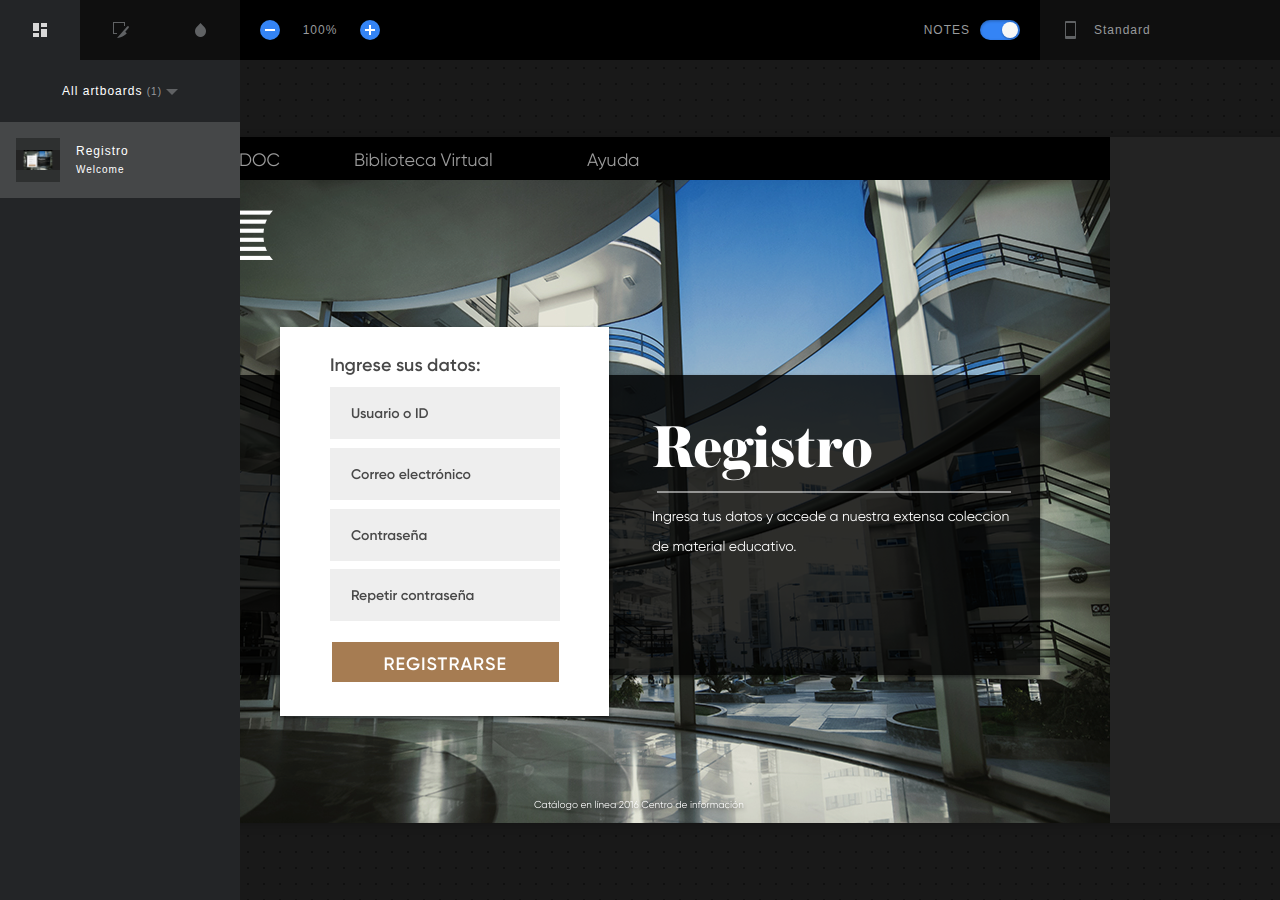
<file: pages/registro/index.html>
<!DOCTYPE html>
<html lang="en">
  <head>
    <meta charset="utf-8">
    <meta http-equiv="X-UA-Compatible" content="IE=edge">
    <meta name="viewport" content="width=device-width, initial-scale=1">
    <title>Spec Export - Sketch Measure 2.3</title>
    <style type="text/css">
    /*! normalize.css v4.1.1 | MIT License | github.com/necolas/normalize.css */html{font-family:sans-serif;-ms-text-size-adjust:100%;-webkit-text-size-adjust:100%}body{margin:0}article,aside,details,figcaption,figure,footer,header,main,menu,nav,section,summary{display:block}audio,canvas,progress,video{display:inline-block}audio:not([controls]){display:none;height:0}progress{vertical-align:baseline}template,[hidden]{display:none}a{background-color:transparent;-webkit-text-decoration-skip:objects}a:active,a:hover{outline-width:0}abbr[title]{border-bottom:0;text-decoration:underline;text-decoration:underline dotted}b,strong{font-weight:inherit}b,strong{font-weight:bolder}dfn{font-style:italic}h1{font-size:2em;margin:.67em 0}mark{background-color:#ff0;color:#000}small{font-size:80%}sub,sup{font-size:75%;line-height:0;position:relative;vertical-align:baseline}sub{bottom:-0.25em}sup{top:-0.5em}img{border-style:none}svg:not(:root){overflow:hidden}code,kbd,pre,samp{font-family:monospace,monospace;font-size:1em}figure{margin:1em 40px}hr{box-sizing:content-box;height:0;overflow:visible}button,input,select,textarea{font:inherit;margin:0}optgroup{font-weight:bold}button,input{overflow:visible}button,select{text-transform:none}button,html [type="button"],[type="reset"],[type="submit"]{-webkit-appearance:button}button::-moz-focus-inner,[type="button"]::-moz-focus-inner,[type="reset"]::-moz-focus-inner,[type="submit"]::-moz-focus-inner{border-style:none;padding:0}button:-moz-focusring,[type="button"]:-moz-focusring,[type="reset"]:-moz-focusring,[type="submit"]:-moz-focusring{outline:1px dotted ButtonText}fieldset{border:1px solid silver;margin:0 2px;padding:.35em .625em .75em}legend{box-sizing:border-box;color:inherit;display:table;max-width:100%;padding:0;white-space:normal}textarea{overflow:auto}[type="checkbox"],[type="radio"]{box-sizing:border-box;padding:0}[type="number"]::-webkit-inner-spin-button,[type="number"]::-webkit-outer-spin-button{height:auto}[type="search"]{-webkit-appearance:textfield;outline-offset:-2px}[type="search"]::-webkit-search-cancel-button,[type="search"]::-webkit-search-decoration{-webkit-appearance:none}::-webkit-input-placeholder{color:inherit;opacity:.54}::-webkit-file-upload-button{-webkit-appearance:button;font:inherit}

*{box-sizing:border-box;}
::-webkit-scrollbar{width:8px;height:8px;background:#202123;border-radius:4px;}
::-webkit-scrollbar-thumb{border:1px solid rgba(255,255,255,.16);background-color:rgba(0,0,0,.64);border-radius:4px;}
::-webkit-scrollbar-corner,
::-webkit-resizer{background:#202123;}
html{width:100vw;height:100vh;overflow:hidden;}
body{-webkit-user-select:none;width:100vw;height:100vh;min-width:1024px;font-family:HelveticaNeue,Helvetica,Arial,sans-serif;font-size:12px;color:#989A9C;background:#191919;letter-spacing:1px;overflow:hidden;}
header{position:relative;height:60px;display:flex;align-items:center;z-index:215;background:#000;}
header .header-center,header .header-left,header .header-right{width:240px;height:60px;background:#0F0F0F;}
header .header-center{display:flex;flex:1;background:#000;}
header .header-center .show-notes,header .header-center .zoom-widget{padding:20px;width:160px;}
header .header-center h1{flex:1;}
header .header-center .show-notes{text-align:right;line-height:20px;}
header .header-center .show-notes .slidebox{margin-left:10px;}
header .header-left{display:flex;}
.zoom-widget{display:flex;}
.zoom-widget button{position:relative;display:block;width:20px;height:20px;border-radius:10px;border:0;background:#3484F5;cursor:pointer;}
.zoom-widget button:after,.zoom-widget button:before{position:absolute;top:9px;left:5px;content:"";display:block;width:10px;height:2px;background:#FFF;}
.zoom-widget button:after{top:5px;left:9px;width:2px;height:10px;}
.zoom-widget button:disabled{background:#222;cursor:default;}
.zoom-widget button:disabled:after,.zoom-widget button:disabled:before{background:#606264;}
.zoom-widget button.zoom-in:after{display:none;}
.zoom-widget .zoom-text{display:block;text-align:center;line-height:20px;flex:1;}
.unit-box{height:60px;}
.unit-box .overlay{content:"";position:absolute;top:60px;left:0;width:100vw;height:calc(100vh - 60px);display:none;background:rgba(0,0,0,.56);z-index:1;}
.unit-box:focus .overlay{display:block;}
.unit-box:focus{height:auto;outline:0;}
.unit-box h3,.unit-box p{position:relative;margin:0;padding:20px 20px 20px 54px;display:block;height:100%;line-height:20px;font-size:12px;font-weight:400;cursor:pointer;}
.unit-box h3,.unit-box:focus p{display:none;}
.unit-box h3:before,.unit-box p:before{position:absolute;top:18px;left:18px;content:"";display:block;width:24px;height:24px;background:url([data-uri]) no-repeat;background-size:24px 24px;}
.unit-box ul{position:absolute;margin:1px 0 0 240px;padding:0;list-style:none;background:#0F0F0F;width:240px;height:calc(100vh - 61px);overflow:auto;display:block;transition:all .15s ease;z-index:2;}
.unit-box:focus h3{color:#3A3A3A;display:block;}
.unit-box:focus ul{margin:1px 0 0;}
.unit-box .sub-title,.unit-box label{display:flex;padding:14px 20px;}
.unit-box label{cursor:pointer;}
.unit-box li:hover label{color:#FFF;}
.page-list label span,.unit-box label span{flex:1;}
.page-list input,.unit-box input{position:absolute;visibility:hidden;}
.page-list span:before,.unit-box span:before{float:right;display:block;content:"";width:16px;height:16px;}
.page-list input:checked+span:before,.page-list label:hover span:before,.unit-box input:checked+span:before,.unit-box label:hover span:before{background-image:url([data-uri]);background-size:50px 100px;}
.page-list label:hover span:before,.unit-box label:hover span:before{background-position:0 -50px;}
.page-list input:checked+span:before,.unit-box input:checked+span:before{background-position:0 0;}
.unit-box .sub-title{font-size:12px;background:#000;color:#3A3A3A;}
main{position:relative;height:calc(100vh - 60px);}
.inspector,.navbar{position:absolute;top:0;bottom:0;display:flex;width:240px;background:#232527;z-index:5;}
.inspector{transition:all .15s ease;right:-240px;display:block;}
.inspector.active{right:0;}
.navbar{left:-240px;width:240px;transition:all .15s ease;}
.navbar.on{left:0;}
.navbar nav{width:40px;background:#000204;}
.navbar section{flex:1;}
.tab{margin:0;padding:0;display:flex;width:100%;list-style:none;}
.tab li{display:flex;flex:1;height:60px;cursor:pointer;font-size:12px;justify-content:center;align-items:center;}
.tab li.current{background-color:#232527;}
.tab li:before{content:"";width:40px;height:40px;background:url([data-uri]) no-repeat -50px 0;background-size:100px 150px;overflow:hidden;}
.tab li.current:before{background-position-x:0;}
.tab li.icon-slices:before{background-position-y:-50px;}
.tab li.icon-colors:before{background-position-y:-100px;}
.screen-viewer{position:absolute;width:100vw;height:calc(100vh - 60px);background:#191919 url([data-uri]);background-size:16px 16px;overflow:auto;}
.screen-viewer,.screen-viewer .overlay{position:absolute;width:100vw;height:calc(100vh - 60px);background:#191919 url([data-uri]);background-size:16px 16px;overflow:auto;}
.screen-viewer .overlay{display:none;position:fixed;top:60px;left:0;background:transparent;overflow:hidden;z-index:2;cursor:none;}
.screen-viewer.moving-screen .overlay{display:block;}
.screen-viewer-inner{position:relative;margin:0 auto;}
.screen{margin:0 auto;position:absolute;left:50%;top:50%;background:#FFF;box-shadow:0 2px 10px 0 rgba(0,0,0,.2);transition:all .15s ease;}
.layer{position:absolute;cursor:pointer;}
.hover,.selected{border:1px solid #EE6723;}
.has-slice{border:1px dashed #EE6723;background:rgba(255,85,0,.32);}
.layer b,.layer i{position:absolute;width:5px;height:5px;background:#FFF;border:1px solid #EE6723;border-radius:50%;overflow:hidden;display:none;}
.layer b{width:3px;height:3px;background:#EE6723;}
.selected i{display:block;}
.distance.h div[data-width]:before,.distance.v div[data-height]:before,.selected:after,.selected:before{position:absolute;display:block;left:50%;top:-23px;transform:translateX(-50%);content:attr(data-width);font-size:12px;color:#FFF;height:12px;line-height:12px;padding:4px;background:#EE6723;border-radius:2px;z-index:1;}
.percentage-mode .distance.h div[data-width]:before,.percentage-mode .distance.v div[data-height]:before,.percentage-mode .selected:after,.percentage-mode .selected:before{content:attr(percentage-width);}
.selected.hidden:after,.selected.hidden:before{display:none;}
.distance.v div[data-height]:before,.selected:after{content:attr(data-height);left:auto;right:0;top:50%;transform:translateX(calc(100% + 3px)) translateY(-50%);}
.percentage-mode .distance.v div[data-height]:before,.percentage-mode .selected:after{content:attr(percentage-height);}
.layer .tl{top:-3px;left:-3px;}
.layer .tr{top:-3px;right:-3px;}
.layer .bl{bottom:-3px;left:-3px;}
.layer .br{bottom:-3px;right:-3px;}
.hover{border:1px solid #419bf9;}
.selected{border:1px solid #EE6723;}
.ruler{position:absolute;width:100%;height:100%;border:1px dashed #419bf9;}
.ruler.h{border-left:0;border-right:0;}
.ruler.v{border-top:0;border-bottom:0;}
.distance,.distance div,.distance div:before,.distance:after,.distance:before{position:absolute;}
.distance.v,.distance.v div{width:1px;}
.distance.h,.distance.h div{height:1px;}
.distance.v div{top:0;bottom:0;background:#EE6723;}
.distance.h div{left:0;right:0;background:#EE6723;}
.distance.v:after,.distance.v:before{content:"";top:0;left:-2px;width:5px;height:1px;background:#EE6723;}
.distance.h:after,.distance.h:before{content:"";top:-2px;left:0;width:1px;height:5px;background:#EE6723;}
.distance.v:after{top:auto;bottom:0;}
.distance.h:after{left:auto;right:0;}
.note{position:absolute;margin:-12px 0 0 -12px;width:24px;height:24px;background:#F5A623;border-radius:50%;border:2px solid #FFF;box-shadow:0 0 3px rgba(0,0,0,.24);}
.note:before{content:attr(data-index);font-size:12px;display:block;color:#FFF;text-align:center;width:100%;height:100%;line-height:20px;}
.note:hover{box-shadow:0 0 3px rgba(0,0,0,.64);}
.note div{position:absolute;top:50%;left:30px;border-radius:4px;padding:8px;background:#FFF;box-shadow:0 0 3px rgba(0,0,0,.5);-webkit-user-select:text;color:#222;transform:translateY(-50%);z-index:2;}
.note div:before{content:"";position:absolute;left:-7px;top:50%;width:8px;height:14px;background:url([data-uri]) no-repeat;background-size:8px 14px;transform:translateY(-50%);}
.slidebox{position:relative;width:40px;height:20px;display:inline-block;}
.slidebox input{visibility:hidden;}
.slidebox label{position:absolute;top:0;left:0;width:40px;height:20px;background:#898989;box-shadow:inset 0 1px 3px 0 rgba(0,0,0,.3);border-radius:10px;cursor:pointer;transition:all .2s ease;}
.slidebox label:after{position:absolute;content:"";top:2px;left:2px;width:16px;height:16px;background-image:linear-gradient(-180deg,#F8F9F6 0,#F5F5F5 100%);box-shadow:0 1px 2px 0 rgba(0,0,0,.3);border-radius:8px;transition:all .15s ease;}
.slidebox input[type=checkbox]:checked+label{background:#3484F5;}
.slidebox input[type=checkbox]:checked+label:after{left:22px;}
.inspector{overflow:auto;}
.inspector h2,.inspector h3{margin:0;padding:0;font-weight:400;}
.inspector h2{font-size:12px;line-height:24px;padding:12px 16px;text-align:center;}
.inspector h3{height:32px;font-size:12px;line-height:32px;padding:0 16px;background-image:linear-gradient(90deg,rgba(0,4,9,.32) 0,rgba(0,2,4,0) 100%);}
.inspector .context{padding:16px;}
.inspector .color,.inspector .item{display:flex;margin:0 0 8px;}
.inspector .item[data-label]:before{content:attr(data-label);display:block;width:70px;font-size:12px;height:24px;line-height:24px;}
.inspector .color:last-child,.inspector .item:last-child{margin:0;}
.inspector .item div,.inspector .item label{flex:1;}
.inspector .item label{padding:0 4px;}
.inspector .item label:first-child{padding:0 4px 0 0;}
.inspector .item label:last-child{padding:0 0 0 4px;}
.inspector .item label:only-child{padding:0;}
.inspector .item label[data-label]:after{content:attr(data-label);font-size:10px;text-align:center;display:block;margin:2px 0 0;}
.inspector input,.inspector textarea{padding:3px 4px;width:100%;background:rgba(255,255,255,.05);border-radius:2px;border:0;line-height:18px;height:24px;font-size:12px;color:#FFF;text-align:center;outline:0;resize:none;}
.inspector textarea{min-width:100%;height:auto;text-align:left;}
.context h4{font-size:12px;font-weight:400;position:0;margin:0 0 16px;color:#FFF;}
.context h4:before{margin:0 10px 0 0;display:inline-block;content:"";width:8px;height:8px;border-radius:1px;background:#3484F5;}
.context .colors{margin:0 0 8px;}
.context .colors:last-child,.context .items-group:last-child{margin:0;}
.context .items-group{margin:0 0 24px;}
.inspector .color{display:block;}
.inspector .color[data-name]:after{content:attr(data-name);font-size:10px;text-align:center;padding:0 0 0 24px;display:block;margin:2px 0 0;}
.inspector .color label,.inspector .color label em,.inspector .color label em i{position:absolute;display:block;width:24px;height:24px;padding:0;}
.inspector .color label em{position:relative;background-color:#fff;background-image:linear-gradient(45deg,#dddadc 25%,transparent 25%,transparent 75%,#dddadc 75%,#dddadc),linear-gradient(45deg,#dddadc 25%,transparent 25%,transparent 75%,#dddadc 75%,#dddadc);background-size:12px 12px;background-position:0 0,6px 6px;border-radius:2px 0 0 2px;overflow:hidden;}
.inspector .color label em i{position:relative;}
.inspector .item .color input{text-align:center;}
.inspector .color input{padding-left:32px;width:100%;text-align:left;}
.gradient .color label:before{position:absolute;top:12px;left:11px;content:"";width:2px;height:32px;background:#FFF;z-index:2;box-shadow:0 0 2px 1px rgba(0,0,0,.2);}
.gradient .color label:after{position:absolute;top:8px;left:8px;content:"";width:8px;height:8px;background:#FFF;z-index:3;border-radius:4px;box-shadow:0 0 2px 1px rgba(0,0,0,.2);}
.gradient .color[data-name] label:before{height:42px;}
.gradient .color:last-child label:before{display:none;}
.navbar section{position:relative;overflow:auto;}
.artboard-list,.asset-list,.color-list{margin:0;padding:0;list-style:none;}
.artboard-list li{padding:16px;display:flex;cursor:pointer;}
.artboard-list li:hover,.asset-list li:hover,.color-list li:hover{background:#191A1E;}
.artboard-list li.active{background:#454748;}
.preview-img{display:block;width:44px;height:44px;text-align:center;background:rgba(0,0,0,.32);}
.preview-img:before{content:' ';display:inline-block;vertical-align:middle;height:100%;}
.preview-img img{max-width:44px;max-height:44px;background:#FFF;vertical-align:middle;}
.pages-select{padding:24px;position:relative;}
.pages-select h3{margin:0;text-align:center;font-size:12px;font-weight:400;color:#FFF;cursor:pointer;}
.page-list em,.pages-select h3 em{font-style:normal;font-size:10px;color:#989A9C;}
.pages-select h3:after{content:"";margin:0 0 0 4px;width:12px;height:6px;display:inline-block;background:url([data-uri]) no-repeat;background-size:12px 6px;}
.pages-select .page-list{display:none;position:absolute;left:50%;transform:translateX(-50%);margin:-32px 0 0;padding:8px;border-radius:4px;list-style:none;width:180px;background:#0F0F0F;box-shadow:0 2px 10px 0 rgba(0,0,0,.8);}
.pages-select:focus{outline:0;}
.pages-select:focus .page-list{display:block;}
.pages-select .page-list label{padding:10px;cursor:pointer;}
.pages-select .page-list label,.pages-select .page-list span{display:block;}
.page-list span:before{position:absolute;right:8px;}
.exportable{margin:0;padding:0;list-style:none;background:#191A1E;border:1px solid #2D2F31;border-radius:4px;}
.exportable li{position:relative;padding:0 8px;height:32px;line-height:32px;border-bottom:1px solid #222;white-space:nowrap;text-overflow:ellipsis;}
.exportable li a{color:#FFF;text-decoration:none;outline:0;}
.exportable li:last-child{border:0;}
.exportable img{position:absolute;top:0;left:0;width:100%;height:100%;opacity:0;}
.asset-list li,.color-list li{padding:24px;display:flex;cursor:pointer;}
.color-list li{cursor:default;}
.asset-list li picture,.color-list li em{position:relative;display:block;text-align:center;width:32px;height:32px;background-color:#4A4A4A;background-image:linear-gradient(45deg,#000 25%,transparent 25%,transparent 75%,#000 75%,#000),linear-gradient(45deg,#000 25%,transparent 25%,transparent 75%,#000 75%,#000);background-size:8px 8px;background-position:0 0,4px 4px;border-radius:2px;}
.color-list li em{background-color:#fff;background-image:linear-gradient(45deg,#dddadc 25%,transparent 25%,transparent 75%,#dddadc 75%,#dddadc),linear-gradient(45deg,#dddadc 25%,transparent 25%,transparent 75%,#dddadc 75%,#dddadc);border-radius:50%;overflow:hidden;}
.color-list li em i{position:absolute;top:0;left:0;right:0;bottom:0;}
.artboard-list li div,.asset-list li div,.color-list li div{padding:0 0 0 16px;flex:1;}
.artboard-list li div{padding:6px 0 4px 16px;}
.asset-list li picture:before{content:"";display:inline-block;height:100%;vertical-align:middle;}
.asset-list li picture img{vertical-align:middle;max-width:28px;max-height:28px;}
.asset-list li picture:after{content:"";position:absolute;top:0;left:0;right:0;bottom:0;}
.artboard-list h3, .asset-list h3,.color-list h3{margin:0 0 4px;padding:0;color:#FFF;font-size:12px;font-weight:400;overflow:hidden;text-overflow:ellipsis;}
.artboard-list small, .asset-list small,.color-list small{font-size:10px;}
.artboard-list li.active small{color:#FFF;}
.empty{position:absolute;top:30%;left:0;right:0;transform:translateY(-50%);vertical-align:middle;text-align:center;}
.message{position:absolute;top:50%;left:50%;padding:10px 20px;max-width:320px;transform:translateX(-50%) translateY(-50%);text-align:center;border-radius:4px;background:rgba(0,0,0,.96);border: 1px solid rgba(255,255,255,.16);color:#FFF;box-shadow:0 2px 10px rgba(0,0,0,.32);z-index:9;display:none;}
.cursor{position:absolute;display:none;margin:-8px 0 0 -8px;top:50%;left:50%;width:16px;height:17px;background-size:16px 17px;background-image: url('[data-uri]');background-repeat:no-repeat;cursor:none;z-index:1;
}
.cursor.show{display:block;}
.cursor.moving{background-image: url('[data-uri]');}
    </style>
    <script type="text/javascript">
    <!--
    /*! jQuery v3.0.0 | (c) jQuery Foundation | jquery.org/license */
!function(a,b){"use strict";"object"==typeof module&&"object"==typeof module.exports?module.exports=a.document?b(a,!0):function(a){if(!a.document)throw new Error("jQuery requires a window with a document");return b(a)}:b(a)}("undefined"!=typeof window?window:this,function(a,b){"use strict";var c=[],d=a.document,e=Object.getPrototypeOf,f=c.slice,g=c.concat,h=c.push,i=c.indexOf,j={},k=j.toString,l=j.hasOwnProperty,m=l.toString,n=m.call(Object),o={};function p(a,b){b=b||d;var c=b.createElement("script");c.text=a,b.head.appendChild(c).parentNode.removeChild(c)}var q="3.0.0",r=function(a,b){return new r.fn.init(a,b)},s=/^[\s\uFEFF\xA0]+|[\s\uFEFF\xA0]+$/g,t=/^-ms-/,u=/-([a-z])/g,v=function(a,b){return b.toUpperCase()};r.fn=r.prototype={jquery:q,constructor:r,length:0,toArray:function(){return f.call(this)},get:function(a){return null!=a?0>a?this[a+this.length]:this[a]:f.call(this)},pushStack:function(a){var b=r.merge(this.constructor(),a);return b.prevObject=this,b},each:function(a){return r.each(this,a)},map:function(a){return this.pushStack(r.map(this,function(b,c){return a.call(b,c,b)}))},slice:function(){return this.pushStack(f.apply(this,arguments))},first:function(){return this.eq(0)},last:function(){return this.eq(-1)},eq:function(a){var b=this.length,c=+a+(0>a?b:0);return this.pushStack(c>=0&&b>c?[this[c]]:[])},end:function(){return this.prevObject||this.constructor()},push:h,sort:c.sort,splice:c.splice},r.extend=r.fn.extend=function(){var a,b,c,d,e,f,g=arguments[0]||{},h=1,i=arguments.length,j=!1;for("boolean"==typeof g&&(j=g,g=arguments[h]||{},h++),"object"==typeof g||r.isFunction(g)||(g={}),h===i&&(g=this,h--);i>h;h++)if(null!=(a=arguments[h]))for(b in a)c=g[b],d=a[b],g!==d&&(j&&d&&(r.isPlainObject(d)||(e=r.isArray(d)))?(e?(e=!1,f=c&&r.isArray(c)?c:[]):f=c&&r.isPlainObject(c)?c:{},g[b]=r.extend(j,f,d)):void 0!==d&&(g[b]=d));return g},r.extend({expando:"jQuery"+(q+Math.random()).replace(/\D/g,""),isReady:!0,error:function(a){throw new Error(a)},noop:function(){},isFunction:function(a){return"function"===r.type(a)},isArray:Array.isArray,isWindow:function(a){return null!=a&&a===a.window},isNumeric:function(a){var b=r.type(a);return("number"===b||"string"===b)&&!isNaN(a-parseFloat(a))},isPlainObject:function(a){var b,c;return a&&"[object Object]"===k.call(a)?(b=e(a))?(c=l.call(b,"constructor")&&b.constructor,"function"==typeof c&&m.call(c)===n):!0:!1},isEmptyObject:function(a){var b;for(b in a)return!1;return!0},type:function(a){return null==a?a+"":"object"==typeof a||"function"==typeof a?j[k.call(a)]||"object":typeof a},globalEval:function(a){p(a)},camelCase:function(a){return a.replace(t,"ms-").replace(u,v)},nodeName:function(a,b){return a.nodeName&&a.nodeName.toLowerCase()===b.toLowerCase()},each:function(a,b){var c,d=0;if(w(a)){for(c=a.length;c>d;d++)if(b.call(a[d],d,a[d])===!1)break}else for(d in a)if(b.call(a[d],d,a[d])===!1)break;return a},trim:function(a){return null==a?"":(a+"").replace(s,"")},makeArray:function(a,b){var c=b||[];return null!=a&&(w(Object(a))?r.merge(c,"string"==typeof a?[a]:a):h.call(c,a)),c},inArray:function(a,b,c){return null==b?-1:i.call(b,a,c)},merge:function(a,b){for(var c=+b.length,d=0,e=a.length;c>d;d++)a[e++]=b[d];return a.length=e,a},grep:function(a,b,c){for(var d,e=[],f=0,g=a.length,h=!c;g>f;f++)d=!b(a[f],f),d!==h&&e.push(a[f]);return e},map:function(a,b,c){var d,e,f=0,h=[];if(w(a))for(d=a.length;d>f;f++)e=b(a[f],f,c),null!=e&&h.push(e);else for(f in a)e=b(a[f],f,c),null!=e&&h.push(e);return g.apply([],h)},guid:1,proxy:function(a,b){var c,d,e;return"string"==typeof b&&(c=a[b],b=a,a=c),r.isFunction(a)?(d=f.call(arguments,2),e=function(){return a.apply(b||this,d.concat(f.call(arguments)))},e.guid=a.guid=a.guid||r.guid++,e):void 0},now:Date.now,support:o}),"function"==typeof Symbol&&(r.fn[Symbol.iterator]=c[Symbol.iterator]),r.each("Boolean Number String Function Array Date RegExp Object Error Symbol".split(" "),function(a,b){j["[object "+b+"]"]=b.toLowerCase()});function w(a){var b=!!a&&"length"in a&&a.length,c=r.type(a);return"function"===c||r.isWindow(a)?!1:"array"===c||0===b||"number"==typeof b&&b>0&&b-1 in a}var x=function(a){var b,c,d,e,f,g,h,i,j,k,l,m,n,o,p,q,r,s,t,u="sizzle"+1*new Date,v=a.document,w=0,x=0,y=ha(),z=ha(),A=ha(),B=function(a,b){return a===b&&(l=!0),0},C={}.hasOwnProperty,D=[],E=D.pop,F=D.push,G=D.push,H=D.slice,I=function(a,b){for(var c=0,d=a.length;d>c;c++)if(a[c]===b)return c;return-1},J="checked|selected|async|autofocus|autoplay|controls|defer|disabled|hidden|ismap|loop|multiple|open|readonly|required|scoped",K="[\\x20\\t\\r\\n\\f]",L="(?:\\\\.|[\\w-]|[^\x00-\\xa0])+",M="\\["+K+"*("+L+")(?:"+K+"*([*^$|!~]?=)"+K+"*(?:'((?:\\\\.|[^\\\\'])*)'|\"((?:\\\\.|[^\\\\\"])*)\"|("+L+"))|)"+K+"*\\]",N=":("+L+")(?:\\((('((?:\\\\.|[^\\\\'])*)'|\"((?:\\\\.|[^\\\\\"])*)\")|((?:\\\\.|[^\\\\()[\\]]|"+M+")*)|.*)\\)|)",O=new RegExp(K+"+","g"),P=new RegExp("^"+K+"+|((?:^|[^\\\\])(?:\\\\.)*)"+K+"+$","g"),Q=new RegExp("^"+K+"*,"+K+"*"),R=new RegExp("^"+K+"*([>+~]|"+K+")"+K+"*"),S=new RegExp("="+K+"*([^\\]'\"]*?)"+K+"*\\]","g"),T=new RegExp(N),U=new RegExp("^"+L+"$"),V={ID:new RegExp("^#("+L+")"),CLASS:new RegExp("^\\.("+L+")"),TAG:new RegExp("^("+L+"|[*])"),ATTR:new RegExp("^"+M),PSEUDO:new RegExp("^"+N),CHILD:new RegExp("^:(only|first|last|nth|nth-last)-(child|of-type)(?:\\("+K+"*(even|odd|(([+-]|)(\\d*)n|)"+K+"*(?:([+-]|)"+K+"*(\\d+)|))"+K+"*\\)|)","i"),bool:new RegExp("^(?:"+J+")$","i"),needsContext:new RegExp("^"+K+"*[>+~]|:(even|odd|eq|gt|lt|nth|first|last)(?:\\("+K+"*((?:-\\d)?\\d*)"+K+"*\\)|)(?=[^-]|$)","i")},W=/^(?:input|select|textarea|button)$/i,X=/^h\d$/i,Y=/^[^{]+\{\s*\[native \w/,Z=/^(?:#([\w-]+)|(\w+)|\.([\w-]+))$/,$=/[+~]/,_=new RegExp("\\\\([\\da-f]{1,6}"+K+"?|("+K+")|.)","ig"),aa=function(a,b,c){var d="0x"+b-65536;return d!==d||c?b:0>d?String.fromCharCode(d+65536):String.fromCharCode(d>>10|55296,1023&d|56320)},ba=/([\0-\x1f\x7f]|^-?\d)|^-$|[^\x80-\uFFFF\w-]/g,ca=function(a,b){return b?"\x00"===a?"\ufffd":a.slice(0,-1)+"\\"+a.charCodeAt(a.length-1).toString(16)+" ":"\\"+a},da=function(){m()},ea=ta(function(a){return a.disabled===!0},{dir:"parentNode",next:"legend"});try{G.apply(D=H.call(v.childNodes),v.childNodes),D[v.childNodes.length].nodeType}catch(fa){G={apply:D.length?function(a,b){F.apply(a,H.call(b))}:function(a,b){var c=a.length,d=0;while(a[c++]=b[d++]);a.length=c-1}}}function ga(a,b,d,e){var f,h,j,k,l,o,r,s=b&&b.ownerDocument,w=b?b.nodeType:9;if(d=d||[],"string"!=typeof a||!a||1!==w&&9!==w&&11!==w)return d;if(!e&&((b?b.ownerDocument||b:v)!==n&&m(b),b=b||n,p)){if(11!==w&&(l=Z.exec(a)))if(f=l[1]){if(9===w){if(!(j=b.getElementById(f)))return d;if(j.id===f)return d.push(j),d}else if(s&&(j=s.getElementById(f))&&t(b,j)&&j.id===f)return d.push(j),d}else{if(l[2])return G.apply(d,b.getElementsByTagName(a)),d;if((f=l[3])&&c.getElementsByClassName&&b.getElementsByClassName)return G.apply(d,b.getElementsByClassName(f)),d}if(c.qsa&&!A[a+" "]&&(!q||!q.test(a))){if(1!==w)s=b,r=a;else if("object"!==b.nodeName.toLowerCase()){(k=b.getAttribute("id"))?k=k.replace(ba,ca):b.setAttribute("id",k=u),o=g(a),h=o.length;while(h--)o[h]="#"+k+" "+sa(o[h]);r=o.join(","),s=$.test(a)&&qa(b.parentNode)||b}if(r)try{return G.apply(d,s.querySelectorAll(r)),d}catch(x){}finally{k===u&&b.removeAttribute("id")}}}return i(a.replace(P,"$1"),b,d,e)}function ha(){var a=[];function b(c,e){return a.push(c+" ")>d.cacheLength&&delete b[a.shift()],b[c+" "]=e}return b}function ia(a){return a[u]=!0,a}function ja(a){var b=n.createElement("fieldset");try{return!!a(b)}catch(c){return!1}finally{b.parentNode&&b.parentNode.removeChild(b),b=null}}function ka(a,b){var c=a.split("|"),e=c.length;while(e--)d.attrHandle[c[e]]=b}function la(a,b){var c=b&&a,d=c&&1===a.nodeType&&1===b.nodeType&&a.sourceIndex-b.sourceIndex;if(d)return d;if(c)while(c=c.nextSibling)if(c===b)return-1;return a?1:-1}function ma(a){return function(b){var c=b.nodeName.toLowerCase();return"input"===c&&b.type===a}}function na(a){return function(b){var c=b.nodeName.toLowerCase();return("input"===c||"button"===c)&&b.type===a}}function oa(a){return function(b){return"label"in b&&b.disabled===a||"form"in b&&b.disabled===a||"form"in b&&b.disabled===!1&&(b.isDisabled===a||b.isDisabled!==!a&&("label"in b||!ea(b))!==a)}}function pa(a){return ia(function(b){return b=+b,ia(function(c,d){var e,f=a([],c.length,b),g=f.length;while(g--)c[e=f[g]]&&(c[e]=!(d[e]=c[e]))})})}function qa(a){return a&&"undefined"!=typeof a.getElementsByTagName&&a}c=ga.support={},f=ga.isXML=function(a){var b=a&&(a.ownerDocument||a).documentElement;return b?"HTML"!==b.nodeName:!1},m=ga.setDocument=function(a){var b,e,g=a?a.ownerDocument||a:v;return g!==n&&9===g.nodeType&&g.documentElement?(n=g,o=n.documentElement,p=!f(n),v!==n&&(e=n.defaultView)&&e.top!==e&&(e.addEventListener?e.addEventListener("unload",da,!1):e.attachEvent&&e.attachEvent("onunload",da)),c.attributes=ja(function(a){return a.className="i",!a.getAttribute("className")}),c.getElementsByTagName=ja(function(a){return a.appendChild(n.createComment("")),!a.getElementsByTagName("*").length}),c.getElementsByClassName=Y.test(n.getElementsByClassName),c.getById=ja(function(a){return o.appendChild(a).id=u,!n.getElementsByName||!n.getElementsByName(u).length}),c.getById?(d.find.ID=function(a,b){if("undefined"!=typeof b.getElementById&&p){var c=b.getElementById(a);return c?[c]:[]}},d.filter.ID=function(a){var b=a.replace(_,aa);return function(a){return a.getAttribute("id")===b}}):(delete d.find.ID,d.filter.ID=function(a){var b=a.replace(_,aa);return function(a){var c="undefined"!=typeof a.getAttributeNode&&a.getAttributeNode("id");return c&&c.value===b}}),d.find.TAG=c.getElementsByTagName?function(a,b){return"undefined"!=typeof b.getElementsByTagName?b.getElementsByTagName(a):c.qsa?b.querySelectorAll(a):void 0}:function(a,b){var c,d=[],e=0,f=b.getElementsByTagName(a);if("*"===a){while(c=f[e++])1===c.nodeType&&d.push(c);return d}return f},d.find.CLASS=c.getElementsByClassName&&function(a,b){return"undefined"!=typeof b.getElementsByClassName&&p?b.getElementsByClassName(a):void 0},r=[],q=[],(c.qsa=Y.test(n.querySelectorAll))&&(ja(function(a){o.appendChild(a).innerHTML="<a id='"+u+"'></a><select id='"+u+"-\r\\' msallowcapture=''><option selected=''></option></select>",a.querySelectorAll("[msallowcapture^='']").length&&q.push("[*^$]="+K+"*(?:''|\"\")"),a.querySelectorAll("[selected]").length||q.push("\\["+K+"*(?:value|"+J+")"),a.querySelectorAll("[id~="+u+"-]").length||q.push("~="),a.querySelectorAll(":checked").length||q.push(":checked"),a.querySelectorAll("a#"+u+"+*").length||q.push(".#.+[+~]")}),ja(function(a){a.innerHTML="<a href='' disabled='disabled'></a><select disabled='disabled'><option/></select>";var b=n.createElement("input");b.setAttribute("type","hidden"),a.appendChild(b).setAttribute("name","D"),a.querySelectorAll("[name=d]").length&&q.push("name"+K+"*[*^$|!~]?="),2!==a.querySelectorAll(":enabled").length&&q.push(":enabled",":disabled"),o.appendChild(a).disabled=!0,2!==a.querySelectorAll(":disabled").length&&q.push(":enabled",":disabled"),a.querySelectorAll("*,:x"),q.push(",.*:")})),(c.matchesSelector=Y.test(s=o.matches||o.webkitMatchesSelector||o.mozMatchesSelector||o.oMatchesSelector||o.msMatchesSelector))&&ja(function(a){c.disconnectedMatch=s.call(a,"*"),s.call(a,"[s!='']:x"),r.push("!=",N)}),q=q.length&&new RegExp(q.join("|")),r=r.length&&new RegExp(r.join("|")),b=Y.test(o.compareDocumentPosition),t=b||Y.test(o.contains)?function(a,b){var c=9===a.nodeType?a.documentElement:a,d=b&&b.parentNode;return a===d||!(!d||1!==d.nodeType||!(c.contains?c.contains(d):a.compareDocumentPosition&&16&a.compareDocumentPosition(d)))}:function(a,b){if(b)while(b=b.parentNode)if(b===a)return!0;return!1},B=b?function(a,b){if(a===b)return l=!0,0;var d=!a.compareDocumentPosition-!b.compareDocumentPosition;return d?d:(d=(a.ownerDocument||a)===(b.ownerDocument||b)?a.compareDocumentPosition(b):1,1&d||!c.sortDetached&&b.compareDocumentPosition(a)===d?a===n||a.ownerDocument===v&&t(v,a)?-1:b===n||b.ownerDocument===v&&t(v,b)?1:k?I(k,a)-I(k,b):0:4&d?-1:1)}:function(a,b){if(a===b)return l=!0,0;var c,d=0,e=a.parentNode,f=b.parentNode,g=[a],h=[b];if(!e||!f)return a===n?-1:b===n?1:e?-1:f?1:k?I(k,a)-I(k,b):0;if(e===f)return la(a,b);c=a;while(c=c.parentNode)g.unshift(c);c=b;while(c=c.parentNode)h.unshift(c);while(g[d]===h[d])d++;return d?la(g[d],h[d]):g[d]===v?-1:h[d]===v?1:0},n):n},ga.matches=function(a,b){return ga(a,null,null,b)},ga.matchesSelector=function(a,b){if((a.ownerDocument||a)!==n&&m(a),b=b.replace(S,"='$1']"),c.matchesSelector&&p&&!A[b+" "]&&(!r||!r.test(b))&&(!q||!q.test(b)))try{var d=s.call(a,b);if(d||c.disconnectedMatch||a.document&&11!==a.document.nodeType)return d}catch(e){}return ga(b,n,null,[a]).length>0},ga.contains=function(a,b){return(a.ownerDocument||a)!==n&&m(a),t(a,b)},ga.attr=function(a,b){(a.ownerDocument||a)!==n&&m(a);var e=d.attrHandle[b.toLowerCase()],f=e&&C.call(d.attrHandle,b.toLowerCase())?e(a,b,!p):void 0;return void 0!==f?f:c.attributes||!p?a.getAttribute(b):(f=a.getAttributeNode(b))&&f.specified?f.value:null},ga.escape=function(a){return(a+"").replace(ba,ca)},ga.error=function(a){throw new Error("Syntax error, unrecognized expression: "+a)},ga.uniqueSort=function(a){var b,d=[],e=0,f=0;if(l=!c.detectDuplicates,k=!c.sortStable&&a.slice(0),a.sort(B),l){while(b=a[f++])b===a[f]&&(e=d.push(f));while(e--)a.splice(d[e],1)}return k=null,a},e=ga.getText=function(a){var b,c="",d=0,f=a.nodeType;if(f){if(1===f||9===f||11===f){if("string"==typeof a.textContent)return a.textContent;for(a=a.firstChild;a;a=a.nextSibling)c+=e(a)}else if(3===f||4===f)return a.nodeValue}else while(b=a[d++])c+=e(b);return c},d=ga.selectors={cacheLength:50,createPseudo:ia,match:V,attrHandle:{},find:{},relative:{">":{dir:"parentNode",first:!0}," ":{dir:"parentNode"},"+":{dir:"previousSibling",first:!0},"~":{dir:"previousSibling"}},preFilter:{ATTR:function(a){return a[1]=a[1].replace(_,aa),a[3]=(a[3]||a[4]||a[5]||"").replace(_,aa),"~="===a[2]&&(a[3]=" "+a[3]+" "),a.slice(0,4)},CHILD:function(a){return a[1]=a[1].toLowerCase(),"nth"===a[1].slice(0,3)?(a[3]||ga.error(a[0]),a[4]=+(a[4]?a[5]+(a[6]||1):2*("even"===a[3]||"odd"===a[3])),a[5]=+(a[7]+a[8]||"odd"===a[3])):a[3]&&ga.error(a[0]),a},PSEUDO:function(a){var b,c=!a[6]&&a[2];return V.CHILD.test(a[0])?null:(a[3]?a[2]=a[4]||a[5]||"":c&&T.test(c)&&(b=g(c,!0))&&(b=c.indexOf(")",c.length-b)-c.length)&&(a[0]=a[0].slice(0,b),a[2]=c.slice(0,b)),a.slice(0,3))}},filter:{TAG:function(a){var b=a.replace(_,aa).toLowerCase();return"*"===a?function(){return!0}:function(a){return a.nodeName&&a.nodeName.toLowerCase()===b}},CLASS:function(a){var b=y[a+" "];return b||(b=new RegExp("(^|"+K+")"+a+"("+K+"|$)"))&&y(a,function(a){return b.test("string"==typeof a.className&&a.className||"undefined"!=typeof a.getAttribute&&a.getAttribute("class")||"")})},ATTR:function(a,b,c){return function(d){var e=ga.attr(d,a);return null==e?"!="===b:b?(e+="","="===b?e===c:"!="===b?e!==c:"^="===b?c&&0===e.indexOf(c):"*="===b?c&&e.indexOf(c)>-1:"$="===b?c&&e.slice(-c.length)===c:"~="===b?(" "+e.replace(O," ")+" ").indexOf(c)>-1:"|="===b?e===c||e.slice(0,c.length+1)===c+"-":!1):!0}},CHILD:function(a,b,c,d,e){var f="nth"!==a.slice(0,3),g="last"!==a.slice(-4),h="of-type"===b;return 1===d&&0===e?function(a){return!!a.parentNode}:function(b,c,i){var j,k,l,m,n,o,p=f!==g?"nextSibling":"previousSibling",q=b.parentNode,r=h&&b.nodeName.toLowerCase(),s=!i&&!h,t=!1;if(q){if(f){while(p){m=b;while(m=m[p])if(h?m.nodeName.toLowerCase()===r:1===m.nodeType)return!1;o=p="only"===a&&!o&&"nextSibling"}return!0}if(o=[g?q.firstChild:q.lastChild],g&&s){m=q,l=m[u]||(m[u]={}),k=l[m.uniqueID]||(l[m.uniqueID]={}),j=k[a]||[],n=j[0]===w&&j[1],t=n&&j[2],m=n&&q.childNodes[n];while(m=++n&&m&&m[p]||(t=n=0)||o.pop())if(1===m.nodeType&&++t&&m===b){k[a]=[w,n,t];break}}else if(s&&(m=b,l=m[u]||(m[u]={}),k=l[m.uniqueID]||(l[m.uniqueID]={}),j=k[a]||[],n=j[0]===w&&j[1],t=n),t===!1)while(m=++n&&m&&m[p]||(t=n=0)||o.pop())if((h?m.nodeName.toLowerCase()===r:1===m.nodeType)&&++t&&(s&&(l=m[u]||(m[u]={}),k=l[m.uniqueID]||(l[m.uniqueID]={}),k[a]=[w,t]),m===b))break;return t-=e,t===d||t%d===0&&t/d>=0}}},PSEUDO:function(a,b){var c,e=d.pseudos[a]||d.setFilters[a.toLowerCase()]||ga.error("unsupported pseudo: "+a);return e[u]?e(b):e.length>1?(c=[a,a,"",b],d.setFilters.hasOwnProperty(a.toLowerCase())?ia(function(a,c){var d,f=e(a,b),g=f.length;while(g--)d=I(a,f[g]),a[d]=!(c[d]=f[g])}):function(a){return e(a,0,c)}):e}},pseudos:{not:ia(function(a){var b=[],c=[],d=h(a.replace(P,"$1"));return d[u]?ia(function(a,b,c,e){var f,g=d(a,null,e,[]),h=a.length;while(h--)(f=g[h])&&(a[h]=!(b[h]=f))}):function(a,e,f){return b[0]=a,d(b,null,f,c),b[0]=null,!c.pop()}}),has:ia(function(a){return function(b){return ga(a,b).length>0}}),contains:ia(function(a){return a=a.replace(_,aa),function(b){return(b.textContent||b.innerText||e(b)).indexOf(a)>-1}}),lang:ia(function(a){return U.test(a||"")||ga.error("unsupported lang: "+a),a=a.replace(_,aa).toLowerCase(),function(b){var c;do if(c=p?b.lang:b.getAttribute("xml:lang")||b.getAttribute("lang"))return c=c.toLowerCase(),c===a||0===c.indexOf(a+"-");while((b=b.parentNode)&&1===b.nodeType);return!1}}),target:function(b){var c=a.location&&a.location.hash;return c&&c.slice(1)===b.id},root:function(a){return a===o},focus:function(a){return a===n.activeElement&&(!n.hasFocus||n.hasFocus())&&!!(a.type||a.href||~a.tabIndex)},enabled:oa(!1),disabled:oa(!0),checked:function(a){var b=a.nodeName.toLowerCase();return"input"===b&&!!a.checked||"option"===b&&!!a.selected},selected:function(a){return a.parentNode&&a.parentNode.selectedIndex,a.selected===!0},empty:function(a){for(a=a.firstChild;a;a=a.nextSibling)if(a.nodeType<6)return!1;return!0},parent:function(a){return!d.pseudos.empty(a)},header:function(a){return X.test(a.nodeName)},input:function(a){return W.test(a.nodeName)},button:function(a){var b=a.nodeName.toLowerCase();return"input"===b&&"button"===a.type||"button"===b},text:function(a){var b;return"input"===a.nodeName.toLowerCase()&&"text"===a.type&&(null==(b=a.getAttribute("type"))||"text"===b.toLowerCase())},first:pa(function(){return[0]}),last:pa(function(a,b){return[b-1]}),eq:pa(function(a,b,c){return[0>c?c+b:c]}),even:pa(function(a,b){for(var c=0;b>c;c+=2)a.push(c);return a}),odd:pa(function(a,b){for(var c=1;b>c;c+=2)a.push(c);return a}),lt:pa(function(a,b,c){for(var d=0>c?c+b:c;--d>=0;)a.push(d);return a}),gt:pa(function(a,b,c){for(var d=0>c?c+b:c;++d<b;)a.push(d);return a})}},d.pseudos.nth=d.pseudos.eq;for(b in{radio:!0,checkbox:!0,file:!0,password:!0,image:!0})d.pseudos[b]=ma(b);for(b in{submit:!0,reset:!0})d.pseudos[b]=na(b);function ra(){}ra.prototype=d.filters=d.pseudos,d.setFilters=new ra,g=ga.tokenize=function(a,b){var c,e,f,g,h,i,j,k=z[a+" "];if(k)return b?0:k.slice(0);h=a,i=[],j=d.preFilter;while(h){c&&!(e=Q.exec(h))||(e&&(h=h.slice(e[0].length)||h),i.push(f=[])),c=!1,(e=R.exec(h))&&(c=e.shift(),f.push({value:c,type:e[0].replace(P," ")}),h=h.slice(c.length));for(g in d.filter)!(e=V[g].exec(h))||j[g]&&!(e=j[g](e))||(c=e.shift(),f.push({value:c,type:g,matches:e}),h=h.slice(c.length));if(!c)break}return b?h.length:h?ga.error(a):z(a,i).slice(0)};function sa(a){for(var b=0,c=a.length,d="";c>b;b++)d+=a[b].value;return d}function ta(a,b,c){var d=b.dir,e=b.next,f=e||d,g=c&&"parentNode"===f,h=x++;return b.first?function(b,c,e){while(b=b[d])if(1===b.nodeType||g)return a(b,c,e)}:function(b,c,i){var j,k,l,m=[w,h];if(i){while(b=b[d])if((1===b.nodeType||g)&&a(b,c,i))return!0}else while(b=b[d])if(1===b.nodeType||g)if(l=b[u]||(b[u]={}),k=l[b.uniqueID]||(l[b.uniqueID]={}),e&&e===b.nodeName.toLowerCase())b=b[d]||b;else{if((j=k[f])&&j[0]===w&&j[1]===h)return m[2]=j[2];if(k[f]=m,m[2]=a(b,c,i))return!0}}}function ua(a){return a.length>1?function(b,c,d){var e=a.length;while(e--)if(!a[e](b,c,d))return!1;return!0}:a[0]}function va(a,b,c){for(var d=0,e=b.length;e>d;d++)ga(a,b[d],c);return c}function wa(a,b,c,d,e){for(var f,g=[],h=0,i=a.length,j=null!=b;i>h;h++)(f=a[h])&&(c&&!c(f,d,e)||(g.push(f),j&&b.push(h)));return g}function xa(a,b,c,d,e,f){return d&&!d[u]&&(d=xa(d)),e&&!e[u]&&(e=xa(e,f)),ia(function(f,g,h,i){var j,k,l,m=[],n=[],o=g.length,p=f||va(b||"*",h.nodeType?[h]:h,[]),q=!a||!f&&b?p:wa(p,m,a,h,i),r=c?e||(f?a:o||d)?[]:g:q;if(c&&c(q,r,h,i),d){j=wa(r,n),d(j,[],h,i),k=j.length;while(k--)(l=j[k])&&(r[n[k]]=!(q[n[k]]=l))}if(f){if(e||a){if(e){j=[],k=r.length;while(k--)(l=r[k])&&j.push(q[k]=l);e(null,r=[],j,i)}k=r.length;while(k--)(l=r[k])&&(j=e?I(f,l):m[k])>-1&&(f[j]=!(g[j]=l))}}else r=wa(r===g?r.splice(o,r.length):r),e?e(null,g,r,i):G.apply(g,r)})}function ya(a){for(var b,c,e,f=a.length,g=d.relative[a[0].type],h=g||d.relative[" "],i=g?1:0,k=ta(function(a){return a===b},h,!0),l=ta(function(a){return I(b,a)>-1},h,!0),m=[function(a,c,d){var e=!g&&(d||c!==j)||((b=c).nodeType?k(a,c,d):l(a,c,d));return b=null,e}];f>i;i++)if(c=d.relative[a[i].type])m=[ta(ua(m),c)];else{if(c=d.filter[a[i].type].apply(null,a[i].matches),c[u]){for(e=++i;f>e;e++)if(d.relative[a[e].type])break;return xa(i>1&&ua(m),i>1&&sa(a.slice(0,i-1).concat({value:" "===a[i-2].type?"*":""})).replace(P,"$1"),c,e>i&&ya(a.slice(i,e)),f>e&&ya(a=a.slice(e)),f>e&&sa(a))}m.push(c)}return ua(m)}function za(a,b){var c=b.length>0,e=a.length>0,f=function(f,g,h,i,k){var l,o,q,r=0,s="0",t=f&&[],u=[],v=j,x=f||e&&d.find.TAG("*",k),y=w+=null==v?1:Math.random()||.1,z=x.length;for(k&&(j=g===n||g||k);s!==z&&null!=(l=x[s]);s++){if(e&&l){o=0,g||l.ownerDocument===n||(m(l),h=!p);while(q=a[o++])if(q(l,g||n,h)){i.push(l);break}k&&(w=y)}c&&((l=!q&&l)&&r--,f&&t.push(l))}if(r+=s,c&&s!==r){o=0;while(q=b[o++])q(t,u,g,h);if(f){if(r>0)while(s--)t[s]||u[s]||(u[s]=E.call(i));u=wa(u)}G.apply(i,u),k&&!f&&u.length>0&&r+b.length>1&&ga.uniqueSort(i)}return k&&(w=y,j=v),t};return c?ia(f):f}return h=ga.compile=function(a,b){var c,d=[],e=[],f=A[a+" "];if(!f){b||(b=g(a)),c=b.length;while(c--)f=ya(b[c]),f[u]?d.push(f):e.push(f);f=A(a,za(e,d)),f.selector=a}return f},i=ga.select=function(a,b,e,f){var i,j,k,l,m,n="function"==typeof a&&a,o=!f&&g(a=n.selector||a);if(e=e||[],1===o.length){if(j=o[0]=o[0].slice(0),j.length>2&&"ID"===(k=j[0]).type&&c.getById&&9===b.nodeType&&p&&d.relative[j[1].type]){if(b=(d.find.ID(k.matches[0].replace(_,aa),b)||[])[0],!b)return e;n&&(b=b.parentNode),a=a.slice(j.shift().value.length)}i=V.needsContext.test(a)?0:j.length;while(i--){if(k=j[i],d.relative[l=k.type])break;if((m=d.find[l])&&(f=m(k.matches[0].replace(_,aa),$.test(j[0].type)&&qa(b.parentNode)||b))){if(j.splice(i,1),a=f.length&&sa(j),!a)return G.apply(e,f),e;break}}}return(n||h(a,o))(f,b,!p,e,!b||$.test(a)&&qa(b.parentNode)||b),e},c.sortStable=u.split("").sort(B).join("")===u,c.detectDuplicates=!!l,m(),c.sortDetached=ja(function(a){return 1&a.compareDocumentPosition(n.createElement("fieldset"))}),ja(function(a){return a.innerHTML="<a href='#'></a>","#"===a.firstChild.getAttribute("href")})||ka("type|href|height|width",function(a,b,c){return c?void 0:a.getAttribute(b,"type"===b.toLowerCase()?1:2)}),c.attributes&&ja(function(a){return a.innerHTML="<input/>",a.firstChild.setAttribute("value",""),""===a.firstChild.getAttribute("value")})||ka("value",function(a,b,c){return c||"input"!==a.nodeName.toLowerCase()?void 0:a.defaultValue}),ja(function(a){return null==a.getAttribute("disabled")})||ka(J,function(a,b,c){var d;return c?void 0:a[b]===!0?b.toLowerCase():(d=a.getAttributeNode(b))&&d.specified?d.value:null}),ga}(a);r.find=x,r.expr=x.selectors,r.expr[":"]=r.expr.pseudos,r.uniqueSort=r.unique=x.uniqueSort,r.text=x.getText,r.isXMLDoc=x.isXML,r.contains=x.contains,r.escapeSelector=x.escape;var y=function(a,b,c){var d=[],e=void 0!==c;while((a=a[b])&&9!==a.nodeType)if(1===a.nodeType){if(e&&r(a).is(c))break;d.push(a)}return d},z=function(a,b){for(var c=[];a;a=a.nextSibling)1===a.nodeType&&a!==b&&c.push(a);return c},A=r.expr.match.needsContext,B=/^<([a-z][^\/\0>:\x20\t\r\n\f]*)[\x20\t\r\n\f]*\/?>(?:<\/\1>|)$/i,C=/^.[^:#\[\.,]*$/;function D(a,b,c){if(r.isFunction(b))return r.grep(a,function(a,d){return!!b.call(a,d,a)!==c});if(b.nodeType)return r.grep(a,function(a){return a===b!==c});if("string"==typeof b){if(C.test(b))return r.filter(b,a,c);b=r.filter(b,a)}return r.grep(a,function(a){return i.call(b,a)>-1!==c&&1===a.nodeType})}r.filter=function(a,b,c){var d=b[0];return c&&(a=":not("+a+")"),1===b.length&&1===d.nodeType?r.find.matchesSelector(d,a)?[d]:[]:r.find.matches(a,r.grep(b,function(a){return 1===a.nodeType}))},r.fn.extend({find:function(a){var b,c,d=this.length,e=this;if("string"!=typeof a)return this.pushStack(r(a).filter(function(){for(b=0;d>b;b++)if(r.contains(e[b],this))return!0}));for(c=this.pushStack([]),b=0;d>b;b++)r.find(a,e[b],c);return d>1?r.uniqueSort(c):c},filter:function(a){return this.pushStack(D(this,a||[],!1))},not:function(a){return this.pushStack(D(this,a||[],!0))},is:function(a){return!!D(this,"string"==typeof a&&A.test(a)?r(a):a||[],!1).length}});var E,F=/^(?:\s*(<[\w\W]+>)[^>]*|#([\w-]+))$/,G=r.fn.init=function(a,b,c){var e,f;if(!a)return this;if(c=c||E,"string"==typeof a){if(e="<"===a[0]&&">"===a[a.length-1]&&a.length>=3?[null,a,null]:F.exec(a),!e||!e[1]&&b)return!b||b.jquery?(b||c).find(a):this.constructor(b).find(a);if(e[1]){if(b=b instanceof r?b[0]:b,r.merge(this,r.parseHTML(e[1],b&&b.nodeType?b.ownerDocument||b:d,!0)),B.test(e[1])&&r.isPlainObject(b))for(e in b)r.isFunction(this[e])?this[e](b[e]):this.attr(e,b[e]);return this}return f=d.getElementById(e[2]),f&&(this[0]=f,this.length=1),this}return a.nodeType?(this[0]=a,this.length=1,this):r.isFunction(a)?void 0!==c.ready?c.ready(a):a(r):r.makeArray(a,this)};G.prototype=r.fn,E=r(d);var H=/^(?:parents|prev(?:Until|All))/,I={children:!0,contents:!0,next:!0,prev:!0};r.fn.extend({has:function(a){var b=r(a,this),c=b.length;return this.filter(function(){for(var a=0;c>a;a++)if(r.contains(this,b[a]))return!0})},closest:function(a,b){var c,d=0,e=this.length,f=[],g="string"!=typeof a&&r(a);if(!A.test(a))for(;e>d;d++)for(c=this[d];c&&c!==b;c=c.parentNode)if(c.nodeType<11&&(g?g.index(c)>-1:1===c.nodeType&&r.find.matchesSelector(c,a))){f.push(c);break}return this.pushStack(f.length>1?r.uniqueSort(f):f)},index:function(a){return a?"string"==typeof a?i.call(r(a),this[0]):i.call(this,a.jquery?a[0]:a):this[0]&&this[0].parentNode?this.first().prevAll().length:-1},add:function(a,b){return this.pushStack(r.uniqueSort(r.merge(this.get(),r(a,b))))},addBack:function(a){return this.add(null==a?this.prevObject:this.prevObject.filter(a))}});function J(a,b){while((a=a[b])&&1!==a.nodeType);return a}r.each({parent:function(a){var b=a.parentNode;return b&&11!==b.nodeType?b:null},parents:function(a){return y(a,"parentNode")},parentsUntil:function(a,b,c){return y(a,"parentNode",c)},next:function(a){return J(a,"nextSibling")},prev:function(a){return J(a,"previousSibling")},nextAll:function(a){return y(a,"nextSibling")},prevAll:function(a){return y(a,"previousSibling")},nextUntil:function(a,b,c){return y(a,"nextSibling",c)},prevUntil:function(a,b,c){return y(a,"previousSibling",c)},siblings:function(a){return z((a.parentNode||{}).firstChild,a)},children:function(a){return z(a.firstChild)},contents:function(a){return a.contentDocument||r.merge([],a.childNodes)}},function(a,b){r.fn[a]=function(c,d){var e=r.map(this,b,c);return"Until"!==a.slice(-5)&&(d=c),d&&"string"==typeof d&&(e=r.filter(d,e)),this.length>1&&(I[a]||r.uniqueSort(e),H.test(a)&&e.reverse()),this.pushStack(e)}});var K=/\S+/g;function L(a){var b={};return r.each(a.match(K)||[],function(a,c){b[c]=!0}),b}r.Callbacks=function(a){a="string"==typeof a?L(a):r.extend({},a);var b,c,d,e,f=[],g=[],h=-1,i=function(){for(e=a.once,d=b=!0;g.length;h=-1){c=g.shift();while(++h<f.length)f[h].apply(c[0],c[1])===!1&&a.stopOnFalse&&(h=f.length,c=!1)}a.memory||(c=!1),b=!1,e&&(f=c?[]:"")},j={add:function(){return f&&(c&&!b&&(h=f.length-1,g.push(c)),function d(b){r.each(b,function(b,c){r.isFunction(c)?a.unique&&j.has(c)||f.push(c):c&&c.length&&"string"!==r.type(c)&&d(c)})}(arguments),c&&!b&&i()),this},remove:function(){return r.each(arguments,function(a,b){var c;while((c=r.inArray(b,f,c))>-1)f.splice(c,1),h>=c&&h--}),this},has:function(a){return a?r.inArray(a,f)>-1:f.length>0},empty:function(){return f&&(f=[]),this},disable:function(){return e=g=[],f=c="",this},disabled:function(){return!f},lock:function(){return e=g=[],c||b||(f=c=""),this},locked:function(){return!!e},fireWith:function(a,c){return e||(c=c||[],c=[a,c.slice?c.slice():c],g.push(c),b||i()),this},fire:function(){return j.fireWith(this,arguments),this},fired:function(){return!!d}};return j};function M(a){return a}function N(a){throw a}function O(a,b,c){var d;try{a&&r.isFunction(d=a.promise)?d.call(a).done(b).fail(c):a&&r.isFunction(d=a.then)?d.call(a,b,c):b.call(void 0,a)}catch(a){c.call(void 0,a)}}r.extend({Deferred:function(b){var c=[["notify","progress",r.Callbacks("memory"),r.Callbacks("memory"),2],["resolve","done",r.Callbacks("once memory"),r.Callbacks("once memory"),0,"resolved"],["reject","fail",r.Callbacks("once memory"),r.Callbacks("once memory"),1,"rejected"]],d="pending",e={state:function(){return d},always:function(){return f.done(arguments).fail(arguments),this},"catch":function(a){return e.then(null,a)},pipe:function(){var a=arguments;return r.Deferred(function(b){r.each(c,function(c,d){var e=r.isFunction(a[d[4]])&&a[d[4]];f[d[1]](function(){var a=e&&e.apply(this,arguments);a&&r.isFunction(a.promise)?a.promise().progress(b.notify).done(b.resolve).fail(b.reject):b[d[0]+"With"](this,e?[a]:arguments)})}),a=null}).promise()},then:function(b,d,e){var f=0;function g(b,c,d,e){return function(){var h=this,i=arguments,j=function(){var a,j;if(!(f>b)){if(a=d.apply(h,i),a===c.promise())throw new TypeError("Thenable self-resolution");j=a&&("object"==typeof a||"function"==typeof a)&&a.then,r.isFunction(j)?e?j.call(a,g(f,c,M,e),g(f,c,N,e)):(f++,j.call(a,g(f,c,M,e),g(f,c,N,e),g(f,c,M,c.notifyWith))):(d!==M&&(h=void 0,i=[a]),(e||c.resolveWith)(h,i))}},k=e?j:function(){try{j()}catch(a){r.Deferred.exceptionHook&&r.Deferred.exceptionHook(a,k.stackTrace),b+1>=f&&(d!==N&&(h=void 0,i=[a]),c.rejectWith(h,i))}};b?k():(r.Deferred.getStackHook&&(k.stackTrace=r.Deferred.getStackHook()),a.setTimeout(k))}}return r.Deferred(function(a){c[0][3].add(g(0,a,r.isFunction(e)?e:M,a.notifyWith)),c[1][3].add(g(0,a,r.isFunction(b)?b:M)),c[2][3].add(g(0,a,r.isFunction(d)?d:N))}).promise()},promise:function(a){return null!=a?r.extend(a,e):e}},f={};return r.each(c,function(a,b){var g=b[2],h=b[5];e[b[1]]=g.add,h&&g.add(function(){d=h},c[3-a][2].disable,c[0][2].lock),g.add(b[3].fire),f[b[0]]=function(){return f[b[0]+"With"](this===f?void 0:this,arguments),this},f[b[0]+"With"]=g.fireWith}),e.promise(f),b&&b.call(f,f),f},when:function(a){var b=arguments.length,c=b,d=Array(c),e=f.call(arguments),g=r.Deferred(),h=function(a){return function(c){d[a]=this,e[a]=arguments.length>1?f.call(arguments):c,--b||g.resolveWith(d,e)}};if(1>=b&&(O(a,g.done(h(c)).resolve,g.reject),"pending"===g.state()||r.isFunction(e[c]&&e[c].then)))return g.then();while(c--)O(e[c],h(c),g.reject);return g.promise()}});var P=/^(Eval|Internal|Range|Reference|Syntax|Type|URI)Error$/;r.Deferred.exceptionHook=function(b,c){a.console&&a.console.warn&&b&&P.test(b.name)&&a.console.warn("jQuery.Deferred exception: "+b.message,b.stack,c)};var Q=r.Deferred();r.fn.ready=function(a){return Q.then(a),this},r.extend({isReady:!1,readyWait:1,holdReady:function(a){a?r.readyWait++:r.ready(!0)},ready:function(a){(a===!0?--r.readyWait:r.isReady)||(r.isReady=!0,a!==!0&&--r.readyWait>0||Q.resolveWith(d,[r]))}}),r.ready.then=Q.then;function R(){d.removeEventListener("DOMContentLoaded",R),a.removeEventListener("load",R),r.ready()}"complete"===d.readyState||"loading"!==d.readyState&&!d.documentElement.doScroll?a.setTimeout(r.ready):(d.addEventListener("DOMContentLoaded",R),a.addEventListener("load",R));var S=function(a,b,c,d,e,f,g){var h=0,i=a.length,j=null==c;if("object"===r.type(c)){e=!0;for(h in c)S(a,b,h,c[h],!0,f,g)}else if(void 0!==d&&(e=!0,r.isFunction(d)||(g=!0),j&&(g?(b.call(a,d),b=null):(j=b,b=function(a,b,c){
return j.call(r(a),c)})),b))for(;i>h;h++)b(a[h],c,g?d:d.call(a[h],h,b(a[h],c)));return e?a:j?b.call(a):i?b(a[0],c):f},T=function(a){return 1===a.nodeType||9===a.nodeType||!+a.nodeType};function U(){this.expando=r.expando+U.uid++}U.uid=1,U.prototype={cache:function(a){var b=a[this.expando];return b||(b={},T(a)&&(a.nodeType?a[this.expando]=b:Object.defineProperty(a,this.expando,{value:b,configurable:!0}))),b},set:function(a,b,c){var d,e=this.cache(a);if("string"==typeof b)e[r.camelCase(b)]=c;else for(d in b)e[r.camelCase(d)]=b[d];return e},get:function(a,b){return void 0===b?this.cache(a):a[this.expando]&&a[this.expando][r.camelCase(b)]},access:function(a,b,c){return void 0===b||b&&"string"==typeof b&&void 0===c?this.get(a,b):(this.set(a,b,c),void 0!==c?c:b)},remove:function(a,b){var c,d=a[this.expando];if(void 0!==d){if(void 0!==b){r.isArray(b)?b=b.map(r.camelCase):(b=r.camelCase(b),b=b in d?[b]:b.match(K)||[]),c=b.length;while(c--)delete d[b[c]]}(void 0===b||r.isEmptyObject(d))&&(a.nodeType?a[this.expando]=void 0:delete a[this.expando])}},hasData:function(a){var b=a[this.expando];return void 0!==b&&!r.isEmptyObject(b)}};var V=new U,W=new U,X=/^(?:\{[\w\W]*\}|\[[\w\W]*\])$/,Y=/[A-Z]/g;function Z(a,b,c){var d;if(void 0===c&&1===a.nodeType)if(d="data-"+b.replace(Y,"-$&").toLowerCase(),c=a.getAttribute(d),"string"==typeof c){try{c="true"===c?!0:"false"===c?!1:"null"===c?null:+c+""===c?+c:X.test(c)?JSON.parse(c):c}catch(e){}W.set(a,b,c)}else c=void 0;return c}r.extend({hasData:function(a){return W.hasData(a)||V.hasData(a)},data:function(a,b,c){return W.access(a,b,c)},removeData:function(a,b){W.remove(a,b)},_data:function(a,b,c){return V.access(a,b,c)},_removeData:function(a,b){V.remove(a,b)}}),r.fn.extend({data:function(a,b){var c,d,e,f=this[0],g=f&&f.attributes;if(void 0===a){if(this.length&&(e=W.get(f),1===f.nodeType&&!V.get(f,"hasDataAttrs"))){c=g.length;while(c--)g[c]&&(d=g[c].name,0===d.indexOf("data-")&&(d=r.camelCase(d.slice(5)),Z(f,d,e[d])));V.set(f,"hasDataAttrs",!0)}return e}return"object"==typeof a?this.each(function(){W.set(this,a)}):S(this,function(b){var c;if(f&&void 0===b){if(c=W.get(f,a),void 0!==c)return c;if(c=Z(f,a),void 0!==c)return c}else this.each(function(){W.set(this,a,b)})},null,b,arguments.length>1,null,!0)},removeData:function(a){return this.each(function(){W.remove(this,a)})}}),r.extend({queue:function(a,b,c){var d;return a?(b=(b||"fx")+"queue",d=V.get(a,b),c&&(!d||r.isArray(c)?d=V.access(a,b,r.makeArray(c)):d.push(c)),d||[]):void 0},dequeue:function(a,b){b=b||"fx";var c=r.queue(a,b),d=c.length,e=c.shift(),f=r._queueHooks(a,b),g=function(){r.dequeue(a,b)};"inprogress"===e&&(e=c.shift(),d--),e&&("fx"===b&&c.unshift("inprogress"),delete f.stop,e.call(a,g,f)),!d&&f&&f.empty.fire()},_queueHooks:function(a,b){var c=b+"queueHooks";return V.get(a,c)||V.access(a,c,{empty:r.Callbacks("once memory").add(function(){V.remove(a,[b+"queue",c])})})}}),r.fn.extend({queue:function(a,b){var c=2;return"string"!=typeof a&&(b=a,a="fx",c--),arguments.length<c?r.queue(this[0],a):void 0===b?this:this.each(function(){var c=r.queue(this,a,b);r._queueHooks(this,a),"fx"===a&&"inprogress"!==c[0]&&r.dequeue(this,a)})},dequeue:function(a){return this.each(function(){r.dequeue(this,a)})},clearQueue:function(a){return this.queue(a||"fx",[])},promise:function(a,b){var c,d=1,e=r.Deferred(),f=this,g=this.length,h=function(){--d||e.resolveWith(f,[f])};"string"!=typeof a&&(b=a,a=void 0),a=a||"fx";while(g--)c=V.get(f[g],a+"queueHooks"),c&&c.empty&&(d++,c.empty.add(h));return h(),e.promise(b)}});var $=/[+-]?(?:\d*\.|)\d+(?:[eE][+-]?\d+|)/.source,_=new RegExp("^(?:([+-])=|)("+$+")([a-z%]*)$","i"),aa=["Top","Right","Bottom","Left"],ba=function(a,b){return a=b||a,"none"===a.style.display||""===a.style.display&&r.contains(a.ownerDocument,a)&&"none"===r.css(a,"display")},ca=function(a,b,c,d){var e,f,g={};for(f in b)g[f]=a.style[f],a.style[f]=b[f];e=c.apply(a,d||[]);for(f in b)a.style[f]=g[f];return e};function da(a,b,c,d){var e,f=1,g=20,h=d?function(){return d.cur()}:function(){return r.css(a,b,"")},i=h(),j=c&&c[3]||(r.cssNumber[b]?"":"px"),k=(r.cssNumber[b]||"px"!==j&&+i)&&_.exec(r.css(a,b));if(k&&k[3]!==j){j=j||k[3],c=c||[],k=+i||1;do f=f||".5",k/=f,r.style(a,b,k+j);while(f!==(f=h()/i)&&1!==f&&--g)}return c&&(k=+k||+i||0,e=c[1]?k+(c[1]+1)*c[2]:+c[2],d&&(d.unit=j,d.start=k,d.end=e)),e}var ea={};function fa(a){var b,c=a.ownerDocument,d=a.nodeName,e=ea[d];return e?e:(b=c.body.appendChild(c.createElement(d)),e=r.css(b,"display"),b.parentNode.removeChild(b),"none"===e&&(e="block"),ea[d]=e,e)}function ga(a,b){for(var c,d,e=[],f=0,g=a.length;g>f;f++)d=a[f],d.style&&(c=d.style.display,b?("none"===c&&(e[f]=V.get(d,"display")||null,e[f]||(d.style.display="")),""===d.style.display&&ba(d)&&(e[f]=fa(d))):"none"!==c&&(e[f]="none",V.set(d,"display",c)));for(f=0;g>f;f++)null!=e[f]&&(a[f].style.display=e[f]);return a}r.fn.extend({show:function(){return ga(this,!0)},hide:function(){return ga(this)},toggle:function(a){return"boolean"==typeof a?a?this.show():this.hide():this.each(function(){ba(this)?r(this).show():r(this).hide()})}});var ha=/^(?:checkbox|radio)$/i,ia=/<([a-z][^\/\0>\x20\t\r\n\f]+)/i,ja=/^$|\/(?:java|ecma)script/i,ka={option:[1,"<select multiple='multiple'>","</select>"],thead:[1,"<table>","</table>"],col:[2,"<table><colgroup>","</colgroup></table>"],tr:[2,"<table><tbody>","</tbody></table>"],td:[3,"<table><tbody><tr>","</tr></tbody></table>"],_default:[0,"",""]};ka.optgroup=ka.option,ka.tbody=ka.tfoot=ka.colgroup=ka.caption=ka.thead,ka.th=ka.td;function la(a,b){var c="undefined"!=typeof a.getElementsByTagName?a.getElementsByTagName(b||"*"):"undefined"!=typeof a.querySelectorAll?a.querySelectorAll(b||"*"):[];return void 0===b||b&&r.nodeName(a,b)?r.merge([a],c):c}function ma(a,b){for(var c=0,d=a.length;d>c;c++)V.set(a[c],"globalEval",!b||V.get(b[c],"globalEval"))}var na=/<|&#?\w+;/;function oa(a,b,c,d,e){for(var f,g,h,i,j,k,l=b.createDocumentFragment(),m=[],n=0,o=a.length;o>n;n++)if(f=a[n],f||0===f)if("object"===r.type(f))r.merge(m,f.nodeType?[f]:f);else if(na.test(f)){g=g||l.appendChild(b.createElement("div")),h=(ia.exec(f)||["",""])[1].toLowerCase(),i=ka[h]||ka._default,g.innerHTML=i[1]+r.htmlPrefilter(f)+i[2],k=i[0];while(k--)g=g.lastChild;r.merge(m,g.childNodes),g=l.firstChild,g.textContent=""}else m.push(b.createTextNode(f));l.textContent="",n=0;while(f=m[n++])if(d&&r.inArray(f,d)>-1)e&&e.push(f);else if(j=r.contains(f.ownerDocument,f),g=la(l.appendChild(f),"script"),j&&ma(g),c){k=0;while(f=g[k++])ja.test(f.type||"")&&c.push(f)}return l}!function(){var a=d.createDocumentFragment(),b=a.appendChild(d.createElement("div")),c=d.createElement("input");c.setAttribute("type","radio"),c.setAttribute("checked","checked"),c.setAttribute("name","t"),b.appendChild(c),o.checkClone=b.cloneNode(!0).cloneNode(!0).lastChild.checked,b.innerHTML="<textarea>x</textarea>",o.noCloneChecked=!!b.cloneNode(!0).lastChild.defaultValue}();var pa=d.documentElement,qa=/^key/,ra=/^(?:mouse|pointer|contextmenu|drag|drop)|click/,sa=/^([^.]*)(?:\.(.+)|)/;function ta(){return!0}function ua(){return!1}function va(){try{return d.activeElement}catch(a){}}function wa(a,b,c,d,e,f){var g,h;if("object"==typeof b){"string"!=typeof c&&(d=d||c,c=void 0);for(h in b)wa(a,h,c,d,b[h],f);return a}if(null==d&&null==e?(e=c,d=c=void 0):null==e&&("string"==typeof c?(e=d,d=void 0):(e=d,d=c,c=void 0)),e===!1)e=ua;else if(!e)return a;return 1===f&&(g=e,e=function(a){return r().off(a),g.apply(this,arguments)},e.guid=g.guid||(g.guid=r.guid++)),a.each(function(){r.event.add(this,b,e,d,c)})}r.event={global:{},add:function(a,b,c,d,e){var f,g,h,i,j,k,l,m,n,o,p,q=V.get(a);if(q){c.handler&&(f=c,c=f.handler,e=f.selector),e&&r.find.matchesSelector(pa,e),c.guid||(c.guid=r.guid++),(i=q.events)||(i=q.events={}),(g=q.handle)||(g=q.handle=function(b){return"undefined"!=typeof r&&r.event.triggered!==b.type?r.event.dispatch.apply(a,arguments):void 0}),b=(b||"").match(K)||[""],j=b.length;while(j--)h=sa.exec(b[j])||[],n=p=h[1],o=(h[2]||"").split(".").sort(),n&&(l=r.event.special[n]||{},n=(e?l.delegateType:l.bindType)||n,l=r.event.special[n]||{},k=r.extend({type:n,origType:p,data:d,handler:c,guid:c.guid,selector:e,needsContext:e&&r.expr.match.needsContext.test(e),namespace:o.join(".")},f),(m=i[n])||(m=i[n]=[],m.delegateCount=0,l.setup&&l.setup.call(a,d,o,g)!==!1||a.addEventListener&&a.addEventListener(n,g)),l.add&&(l.add.call(a,k),k.handler.guid||(k.handler.guid=c.guid)),e?m.splice(m.delegateCount++,0,k):m.push(k),r.event.global[n]=!0)}},remove:function(a,b,c,d,e){var f,g,h,i,j,k,l,m,n,o,p,q=V.hasData(a)&&V.get(a);if(q&&(i=q.events)){b=(b||"").match(K)||[""],j=b.length;while(j--)if(h=sa.exec(b[j])||[],n=p=h[1],o=(h[2]||"").split(".").sort(),n){l=r.event.special[n]||{},n=(d?l.delegateType:l.bindType)||n,m=i[n]||[],h=h[2]&&new RegExp("(^|\\.)"+o.join("\\.(?:.*\\.|)")+"(\\.|$)"),g=f=m.length;while(f--)k=m[f],!e&&p!==k.origType||c&&c.guid!==k.guid||h&&!h.test(k.namespace)||d&&d!==k.selector&&("**"!==d||!k.selector)||(m.splice(f,1),k.selector&&m.delegateCount--,l.remove&&l.remove.call(a,k));g&&!m.length&&(l.teardown&&l.teardown.call(a,o,q.handle)!==!1||r.removeEvent(a,n,q.handle),delete i[n])}else for(n in i)r.event.remove(a,n+b[j],c,d,!0);r.isEmptyObject(i)&&V.remove(a,"handle events")}},dispatch:function(a){var b=r.event.fix(a),c,d,e,f,g,h,i=new Array(arguments.length),j=(V.get(this,"events")||{})[b.type]||[],k=r.event.special[b.type]||{};for(i[0]=b,c=1;c<arguments.length;c++)i[c]=arguments[c];if(b.delegateTarget=this,!k.preDispatch||k.preDispatch.call(this,b)!==!1){h=r.event.handlers.call(this,b,j),c=0;while((f=h[c++])&&!b.isPropagationStopped()){b.currentTarget=f.elem,d=0;while((g=f.handlers[d++])&&!b.isImmediatePropagationStopped())b.rnamespace&&!b.rnamespace.test(g.namespace)||(b.handleObj=g,b.data=g.data,e=((r.event.special[g.origType]||{}).handle||g.handler).apply(f.elem,i),void 0!==e&&(b.result=e)===!1&&(b.preventDefault(),b.stopPropagation()))}return k.postDispatch&&k.postDispatch.call(this,b),b.result}},handlers:function(a,b){var c,d,e,f,g=[],h=b.delegateCount,i=a.target;if(h&&i.nodeType&&("click"!==a.type||isNaN(a.button)||a.button<1))for(;i!==this;i=i.parentNode||this)if(1===i.nodeType&&(i.disabled!==!0||"click"!==a.type)){for(d=[],c=0;h>c;c++)f=b[c],e=f.selector+" ",void 0===d[e]&&(d[e]=f.needsContext?r(e,this).index(i)>-1:r.find(e,this,null,[i]).length),d[e]&&d.push(f);d.length&&g.push({elem:i,handlers:d})}return h<b.length&&g.push({elem:this,handlers:b.slice(h)}),g},addProp:function(a,b){Object.defineProperty(r.Event.prototype,a,{enumerable:!0,configurable:!0,get:r.isFunction(b)?function(){return this.originalEvent?b(this.originalEvent):void 0}:function(){return this.originalEvent?this.originalEvent[a]:void 0},set:function(b){Object.defineProperty(this,a,{enumerable:!0,configurable:!0,writable:!0,value:b})}})},fix:function(a){return a[r.expando]?a:new r.Event(a)},special:{load:{noBubble:!0},focus:{trigger:function(){return this!==va()&&this.focus?(this.focus(),!1):void 0},delegateType:"focusin"},blur:{trigger:function(){return this===va()&&this.blur?(this.blur(),!1):void 0},delegateType:"focusout"},click:{trigger:function(){return"checkbox"===this.type&&this.click&&r.nodeName(this,"input")?(this.click(),!1):void 0},_default:function(a){return r.nodeName(a.target,"a")}},beforeunload:{postDispatch:function(a){void 0!==a.result&&a.originalEvent&&(a.originalEvent.returnValue=a.result)}}}},r.removeEvent=function(a,b,c){a.removeEventListener&&a.removeEventListener(b,c)},r.Event=function(a,b){return this instanceof r.Event?(a&&a.type?(this.originalEvent=a,this.type=a.type,this.isDefaultPrevented=a.defaultPrevented||void 0===a.defaultPrevented&&a.returnValue===!1?ta:ua,this.target=a.target&&3===a.target.nodeType?a.target.parentNode:a.target,this.currentTarget=a.currentTarget,this.relatedTarget=a.relatedTarget):this.type=a,b&&r.extend(this,b),this.timeStamp=a&&a.timeStamp||r.now(),void(this[r.expando]=!0)):new r.Event(a,b)},r.Event.prototype={constructor:r.Event,isDefaultPrevented:ua,isPropagationStopped:ua,isImmediatePropagationStopped:ua,isSimulated:!1,preventDefault:function(){var a=this.originalEvent;this.isDefaultPrevented=ta,a&&!this.isSimulated&&a.preventDefault()},stopPropagation:function(){var a=this.originalEvent;this.isPropagationStopped=ta,a&&!this.isSimulated&&a.stopPropagation()},stopImmediatePropagation:function(){var a=this.originalEvent;this.isImmediatePropagationStopped=ta,a&&!this.isSimulated&&a.stopImmediatePropagation(),this.stopPropagation()}},r.each({altKey:!0,bubbles:!0,cancelable:!0,changedTouches:!0,ctrlKey:!0,detail:!0,eventPhase:!0,metaKey:!0,pageX:!0,pageY:!0,shiftKey:!0,view:!0,"char":!0,charCode:!0,key:!0,keyCode:!0,button:!0,buttons:!0,clientX:!0,clientY:!0,offsetX:!0,offsetY:!0,pointerId:!0,pointerType:!0,screenX:!0,screenY:!0,targetTouches:!0,toElement:!0,touches:!0,which:function(a){var b=a.button;return null==a.which&&qa.test(a.type)?null!=a.charCode?a.charCode:a.keyCode:!a.which&&void 0!==b&&ra.test(a.type)?1&b?1:2&b?3:4&b?2:0:a.which}},r.event.addProp),r.each({mouseenter:"mouseover",mouseleave:"mouseout",pointerenter:"pointerover",pointerleave:"pointerout"},function(a,b){r.event.special[a]={delegateType:b,bindType:b,handle:function(a){var c,d=this,e=a.relatedTarget,f=a.handleObj;return e&&(e===d||r.contains(d,e))||(a.type=f.origType,c=f.handler.apply(this,arguments),a.type=b),c}}}),r.fn.extend({on:function(a,b,c,d){return wa(this,a,b,c,d)},one:function(a,b,c,d){return wa(this,a,b,c,d,1)},off:function(a,b,c){var d,e;if(a&&a.preventDefault&&a.handleObj)return d=a.handleObj,r(a.delegateTarget).off(d.namespace?d.origType+"."+d.namespace:d.origType,d.selector,d.handler),this;if("object"==typeof a){for(e in a)this.off(e,b,a[e]);return this}return b!==!1&&"function"!=typeof b||(c=b,b=void 0),c===!1&&(c=ua),this.each(function(){r.event.remove(this,a,c,b)})}});var xa=/<(?!area|br|col|embed|hr|img|input|link|meta|param)(([a-z][^\/\0>\x20\t\r\n\f]*)[^>]*)\/>/gi,ya=/<script|<style|<link/i,za=/checked\s*(?:[^=]|=\s*.checked.)/i,Aa=/^true\/(.*)/,Ba=/^\s*<!(?:\[CDATA\[|--)|(?:\]\]|--)>\s*$/g;function Ca(a,b){return r.nodeName(a,"table")&&r.nodeName(11!==b.nodeType?b:b.firstChild,"tr")?a.getElementsByTagName("tbody")[0]||a:a}function Da(a){return a.type=(null!==a.getAttribute("type"))+"/"+a.type,a}function Ea(a){var b=Aa.exec(a.type);return b?a.type=b[1]:a.removeAttribute("type"),a}function Fa(a,b){var c,d,e,f,g,h,i,j;if(1===b.nodeType){if(V.hasData(a)&&(f=V.access(a),g=V.set(b,f),j=f.events)){delete g.handle,g.events={};for(e in j)for(c=0,d=j[e].length;d>c;c++)r.event.add(b,e,j[e][c])}W.hasData(a)&&(h=W.access(a),i=r.extend({},h),W.set(b,i))}}function Ga(a,b){var c=b.nodeName.toLowerCase();"input"===c&&ha.test(a.type)?b.checked=a.checked:"input"!==c&&"textarea"!==c||(b.defaultValue=a.defaultValue)}function Ha(a,b,c,d){b=g.apply([],b);var e,f,h,i,j,k,l=0,m=a.length,n=m-1,q=b[0],s=r.isFunction(q);if(s||m>1&&"string"==typeof q&&!o.checkClone&&za.test(q))return a.each(function(e){var f=a.eq(e);s&&(b[0]=q.call(this,e,f.html())),Ha(f,b,c,d)});if(m&&(e=oa(b,a[0].ownerDocument,!1,a,d),f=e.firstChild,1===e.childNodes.length&&(e=f),f||d)){for(h=r.map(la(e,"script"),Da),i=h.length;m>l;l++)j=e,l!==n&&(j=r.clone(j,!0,!0),i&&r.merge(h,la(j,"script"))),c.call(a[l],j,l);if(i)for(k=h[h.length-1].ownerDocument,r.map(h,Ea),l=0;i>l;l++)j=h[l],ja.test(j.type||"")&&!V.access(j,"globalEval")&&r.contains(k,j)&&(j.src?r._evalUrl&&r._evalUrl(j.src):p(j.textContent.replace(Ba,""),k))}return a}function Ia(a,b,c){for(var d,e=b?r.filter(b,a):a,f=0;null!=(d=e[f]);f++)c||1!==d.nodeType||r.cleanData(la(d)),d.parentNode&&(c&&r.contains(d.ownerDocument,d)&&ma(la(d,"script")),d.parentNode.removeChild(d));return a}r.extend({htmlPrefilter:function(a){return a.replace(xa,"<$1></$2>")},clone:function(a,b,c){var d,e,f,g,h=a.cloneNode(!0),i=r.contains(a.ownerDocument,a);if(!(o.noCloneChecked||1!==a.nodeType&&11!==a.nodeType||r.isXMLDoc(a)))for(g=la(h),f=la(a),d=0,e=f.length;e>d;d++)Ga(f[d],g[d]);if(b)if(c)for(f=f||la(a),g=g||la(h),d=0,e=f.length;e>d;d++)Fa(f[d],g[d]);else Fa(a,h);return g=la(h,"script"),g.length>0&&ma(g,!i&&la(a,"script")),h},cleanData:function(a){for(var b,c,d,e=r.event.special,f=0;void 0!==(c=a[f]);f++)if(T(c)){if(b=c[V.expando]){if(b.events)for(d in b.events)e[d]?r.event.remove(c,d):r.removeEvent(c,d,b.handle);c[V.expando]=void 0}c[W.expando]&&(c[W.expando]=void 0)}}}),r.fn.extend({detach:function(a){return Ia(this,a,!0)},remove:function(a){return Ia(this,a)},text:function(a){return S(this,function(a){return void 0===a?r.text(this):this.empty().each(function(){1!==this.nodeType&&11!==this.nodeType&&9!==this.nodeType||(this.textContent=a)})},null,a,arguments.length)},append:function(){return Ha(this,arguments,function(a){if(1===this.nodeType||11===this.nodeType||9===this.nodeType){var b=Ca(this,a);b.appendChild(a)}})},prepend:function(){return Ha(this,arguments,function(a){if(1===this.nodeType||11===this.nodeType||9===this.nodeType){var b=Ca(this,a);b.insertBefore(a,b.firstChild)}})},before:function(){return Ha(this,arguments,function(a){this.parentNode&&this.parentNode.insertBefore(a,this)})},after:function(){return Ha(this,arguments,function(a){this.parentNode&&this.parentNode.insertBefore(a,this.nextSibling)})},empty:function(){for(var a,b=0;null!=(a=this[b]);b++)1===a.nodeType&&(r.cleanData(la(a,!1)),a.textContent="");return this},clone:function(a,b){return a=null==a?!1:a,b=null==b?a:b,this.map(function(){return r.clone(this,a,b)})},html:function(a){return S(this,function(a){var b=this[0]||{},c=0,d=this.length;if(void 0===a&&1===b.nodeType)return b.innerHTML;if("string"==typeof a&&!ya.test(a)&&!ka[(ia.exec(a)||["",""])[1].toLowerCase()]){a=r.htmlPrefilter(a);try{for(;d>c;c++)b=this[c]||{},1===b.nodeType&&(r.cleanData(la(b,!1)),b.innerHTML=a);b=0}catch(e){}}b&&this.empty().append(a)},null,a,arguments.length)},replaceWith:function(){var a=[];return Ha(this,arguments,function(b){var c=this.parentNode;r.inArray(this,a)<0&&(r.cleanData(la(this)),c&&c.replaceChild(b,this))},a)}}),r.each({appendTo:"append",prependTo:"prepend",insertBefore:"before",insertAfter:"after",replaceAll:"replaceWith"},function(a,b){r.fn[a]=function(a){for(var c,d=[],e=r(a),f=e.length-1,g=0;f>=g;g++)c=g===f?this:this.clone(!0),r(e[g])[b](c),h.apply(d,c.get());return this.pushStack(d)}});var Ja=/^margin/,Ka=new RegExp("^("+$+")(?!px)[a-z%]+$","i"),La=function(b){var c=b.ownerDocument.defaultView;return c&&c.opener||(c=a),c.getComputedStyle(b)};!function(){function b(){if(i){i.style.cssText="box-sizing:border-box;position:relative;display:block;margin:auto;border:1px;padding:1px;top:1%;width:50%",i.innerHTML="",pa.appendChild(h);var b=a.getComputedStyle(i);c="1%"!==b.top,g="2px"===b.marginLeft,e="4px"===b.width,i.style.marginRight="50%",f="4px"===b.marginRight,pa.removeChild(h),i=null}}var c,e,f,g,h=d.createElement("div"),i=d.createElement("div");i.style&&(i.style.backgroundClip="content-box",i.cloneNode(!0).style.backgroundClip="",o.clearCloneStyle="content-box"===i.style.backgroundClip,h.style.cssText="border:0;width:8px;height:0;top:0;left:-9999px;padding:0;margin-top:1px;position:absolute",h.appendChild(i),r.extend(o,{pixelPosition:function(){return b(),c},boxSizingReliable:function(){return b(),e},pixelMarginRight:function(){return b(),f},reliableMarginLeft:function(){return b(),g}}))}();function Ma(a,b,c){var d,e,f,g,h=a.style;return c=c||La(a),c&&(g=c.getPropertyValue(b)||c[b],""!==g||r.contains(a.ownerDocument,a)||(g=r.style(a,b)),!o.pixelMarginRight()&&Ka.test(g)&&Ja.test(b)&&(d=h.width,e=h.minWidth,f=h.maxWidth,h.minWidth=h.maxWidth=h.width=g,g=c.width,h.width=d,h.minWidth=e,h.maxWidth=f)),void 0!==g?g+"":g}function Na(a,b){return{get:function(){return a()?void delete this.get:(this.get=b).apply(this,arguments)}}}var Oa=/^(none|table(?!-c[ea]).+)/,Pa={position:"absolute",visibility:"hidden",display:"block"},Qa={letterSpacing:"0",fontWeight:"400"},Ra=["Webkit","Moz","ms"],Sa=d.createElement("div").style;function Ta(a){if(a in Sa)return a;var b=a[0].toUpperCase()+a.slice(1),c=Ra.length;while(c--)if(a=Ra[c]+b,a in Sa)return a}function Ua(a,b,c){var d=_.exec(b);return d?Math.max(0,d[2]-(c||0))+(d[3]||"px"):b}function Va(a,b,c,d,e){for(var f=c===(d?"border":"content")?4:"width"===b?1:0,g=0;4>f;f+=2)"margin"===c&&(g+=r.css(a,c+aa[f],!0,e)),d?("content"===c&&(g-=r.css(a,"padding"+aa[f],!0,e)),"margin"!==c&&(g-=r.css(a,"border"+aa[f]+"Width",!0,e))):(g+=r.css(a,"padding"+aa[f],!0,e),"padding"!==c&&(g+=r.css(a,"border"+aa[f]+"Width",!0,e)));return g}function Wa(a,b,c){var d,e=!0,f=La(a),g="border-box"===r.css(a,"boxSizing",!1,f);if(a.getClientRects().length&&(d=a.getBoundingClientRect()[b]),0>=d||null==d){if(d=Ma(a,b,f),(0>d||null==d)&&(d=a.style[b]),Ka.test(d))return d;e=g&&(o.boxSizingReliable()||d===a.style[b]),d=parseFloat(d)||0}return d+Va(a,b,c||(g?"border":"content"),e,f)+"px"}r.extend({cssHooks:{opacity:{get:function(a,b){if(b){var c=Ma(a,"opacity");return""===c?"1":c}}}},cssNumber:{animationIterationCount:!0,columnCount:!0,fillOpacity:!0,flexGrow:!0,flexShrink:!0,fontWeight:!0,lineHeight:!0,opacity:!0,order:!0,orphans:!0,widows:!0,zIndex:!0,zoom:!0},cssProps:{"float":"cssFloat"},style:function(a,b,c,d){if(a&&3!==a.nodeType&&8!==a.nodeType&&a.style){var e,f,g,h=r.camelCase(b),i=a.style;return b=r.cssProps[h]||(r.cssProps[h]=Ta(h)||h),g=r.cssHooks[b]||r.cssHooks[h],void 0===c?g&&"get"in g&&void 0!==(e=g.get(a,!1,d))?e:i[b]:(f=typeof c,"string"===f&&(e=_.exec(c))&&e[1]&&(c=da(a,b,e),f="number"),null!=c&&c===c&&("number"===f&&(c+=e&&e[3]||(r.cssNumber[h]?"":"px")),o.clearCloneStyle||""!==c||0!==b.indexOf("background")||(i[b]="inherit"),g&&"set"in g&&void 0===(c=g.set(a,c,d))||(i[b]=c)),void 0)}},css:function(a,b,c,d){var e,f,g,h=r.camelCase(b);return b=r.cssProps[h]||(r.cssProps[h]=Ta(h)||h),g=r.cssHooks[b]||r.cssHooks[h],g&&"get"in g&&(e=g.get(a,!0,c)),void 0===e&&(e=Ma(a,b,d)),"normal"===e&&b in Qa&&(e=Qa[b]),""===c||c?(f=parseFloat(e),c===!0||isFinite(f)?f||0:e):e}}),r.each(["height","width"],function(a,b){r.cssHooks[b]={get:function(a,c,d){return c?!Oa.test(r.css(a,"display"))||a.getClientRects().length&&a.getBoundingClientRect().width?Wa(a,b,d):ca(a,Pa,function(){return Wa(a,b,d)}):void 0},set:function(a,c,d){var e,f=d&&La(a),g=d&&Va(a,b,d,"border-box"===r.css(a,"boxSizing",!1,f),f);return g&&(e=_.exec(c))&&"px"!==(e[3]||"px")&&(a.style[b]=c,c=r.css(a,b)),Ua(a,c,g)}}}),r.cssHooks.marginLeft=Na(o.reliableMarginLeft,function(a,b){return b?(parseFloat(Ma(a,"marginLeft"))||a.getBoundingClientRect().left-ca(a,{marginLeft:0},function(){return a.getBoundingClientRect().left}))+"px":void 0}),r.each({margin:"",padding:"",border:"Width"},function(a,b){r.cssHooks[a+b]={expand:function(c){for(var d=0,e={},f="string"==typeof c?c.split(" "):[c];4>d;d++)e[a+aa[d]+b]=f[d]||f[d-2]||f[0];return e}},Ja.test(a)||(r.cssHooks[a+b].set=Ua)}),r.fn.extend({css:function(a,b){return S(this,function(a,b,c){var d,e,f={},g=0;if(r.isArray(b)){for(d=La(a),e=b.length;e>g;g++)f[b[g]]=r.css(a,b[g],!1,d);return f}return void 0!==c?r.style(a,b,c):r.css(a,b)},a,b,arguments.length>1)}});function Xa(a,b,c,d,e){return new Xa.prototype.init(a,b,c,d,e)}r.Tween=Xa,Xa.prototype={constructor:Xa,init:function(a,b,c,d,e,f){this.elem=a,this.prop=c,this.easing=e||r.easing._default,this.options=b,this.start=this.now=this.cur(),this.end=d,this.unit=f||(r.cssNumber[c]?"":"px")},cur:function(){var a=Xa.propHooks[this.prop];return a&&a.get?a.get(this):Xa.propHooks._default.get(this)},run:function(a){var b,c=Xa.propHooks[this.prop];return this.options.duration?this.pos=b=r.easing[this.easing](a,this.options.duration*a,0,1,this.options.duration):this.pos=b=a,this.now=(this.end-this.start)*b+this.start,this.options.step&&this.options.step.call(this.elem,this.now,this),c&&c.set?c.set(this):Xa.propHooks._default.set(this),this}},Xa.prototype.init.prototype=Xa.prototype,Xa.propHooks={_default:{get:function(a){var b;return 1!==a.elem.nodeType||null!=a.elem[a.prop]&&null==a.elem.style[a.prop]?a.elem[a.prop]:(b=r.css(a.elem,a.prop,""),b&&"auto"!==b?b:0)},set:function(a){r.fx.step[a.prop]?r.fx.step[a.prop](a):1!==a.elem.nodeType||null==a.elem.style[r.cssProps[a.prop]]&&!r.cssHooks[a.prop]?a.elem[a.prop]=a.now:r.style(a.elem,a.prop,a.now+a.unit)}}},Xa.propHooks.scrollTop=Xa.propHooks.scrollLeft={set:function(a){a.elem.nodeType&&a.elem.parentNode&&(a.elem[a.prop]=a.now)}},r.easing={linear:function(a){return a},swing:function(a){return.5-Math.cos(a*Math.PI)/2},_default:"swing"},r.fx=Xa.prototype.init,r.fx.step={};var Ya,Za,$a=/^(?:toggle|show|hide)$/,_a=/queueHooks$/;function ab(){Za&&(a.requestAnimationFrame(ab),r.fx.tick())}function bb(){return a.setTimeout(function(){Ya=void 0}),Ya=r.now()}function cb(a,b){var c,d=0,e={height:a};for(b=b?1:0;4>d;d+=2-b)c=aa[d],e["margin"+c]=e["padding"+c]=a;return b&&(e.opacity=e.width=a),e}function db(a,b,c){for(var d,e=(gb.tweeners[b]||[]).concat(gb.tweeners["*"]),f=0,g=e.length;g>f;f++)if(d=e[f].call(c,b,a))return d}function eb(a,b,c){var d,e,f,g,h,i,j,k,l="width"in b||"height"in b,m=this,n={},o=a.style,p=a.nodeType&&ba(a),q=V.get(a,"fxshow");c.queue||(g=r._queueHooks(a,"fx"),null==g.unqueued&&(g.unqueued=0,h=g.empty.fire,g.empty.fire=function(){g.unqueued||h()}),g.unqueued++,m.always(function(){m.always(function(){g.unqueued--,r.queue(a,"fx").length||g.empty.fire()})}));for(d in b)if(e=b[d],$a.test(e)){if(delete b[d],f=f||"toggle"===e,e===(p?"hide":"show")){if("show"!==e||!q||void 0===q[d])continue;p=!0}n[d]=q&&q[d]||r.style(a,d)}if(i=!r.isEmptyObject(b),i||!r.isEmptyObject(n)){l&&1===a.nodeType&&(c.overflow=[o.overflow,o.overflowX,o.overflowY],j=q&&q.display,null==j&&(j=V.get(a,"display")),k=r.css(a,"display"),"none"===k&&(j?k=j:(ga([a],!0),j=a.style.display||j,k=r.css(a,"display"),ga([a]))),("inline"===k||"inline-block"===k&&null!=j)&&"none"===r.css(a,"float")&&(i||(m.done(function(){o.display=j}),null==j&&(k=o.display,j="none"===k?"":k)),o.display="inline-block")),c.overflow&&(o.overflow="hidden",m.always(function(){o.overflow=c.overflow[0],o.overflowX=c.overflow[1],o.overflowY=c.overflow[2]})),i=!1;for(d in n)i||(q?"hidden"in q&&(p=q.hidden):q=V.access(a,"fxshow",{display:j}),f&&(q.hidden=!p),p&&ga([a],!0),m.done(function(){p||ga([a]),V.remove(a,"fxshow");for(d in n)r.style(a,d,n[d])})),i=db(p?q[d]:0,d,m),d in q||(q[d]=i.start,p&&(i.end=i.start,i.start=0))}}function fb(a,b){var c,d,e,f,g;for(c in a)if(d=r.camelCase(c),e=b[d],f=a[c],r.isArray(f)&&(e=f[1],f=a[c]=f[0]),c!==d&&(a[d]=f,delete a[c]),g=r.cssHooks[d],g&&"expand"in g){f=g.expand(f),delete a[d];for(c in f)c in a||(a[c]=f[c],b[c]=e)}else b[d]=e}function gb(a,b,c){var d,e,f=0,g=gb.prefilters.length,h=r.Deferred().always(function(){delete i.elem}),i=function(){if(e)return!1;for(var b=Ya||bb(),c=Math.max(0,j.startTime+j.duration-b),d=c/j.duration||0,f=1-d,g=0,i=j.tweens.length;i>g;g++)j.tweens[g].run(f);return h.notifyWith(a,[j,f,c]),1>f&&i?c:(h.resolveWith(a,[j]),!1)},j=h.promise({elem:a,props:r.extend({},b),opts:r.extend(!0,{specialEasing:{},easing:r.easing._default},c),originalProperties:b,originalOptions:c,startTime:Ya||bb(),duration:c.duration,tweens:[],createTween:function(b,c){var d=r.Tween(a,j.opts,b,c,j.opts.specialEasing[b]||j.opts.easing);return j.tweens.push(d),d},stop:function(b){var c=0,d=b?j.tweens.length:0;if(e)return this;for(e=!0;d>c;c++)j.tweens[c].run(1);return b?(h.notifyWith(a,[j,1,0]),h.resolveWith(a,[j,b])):h.rejectWith(a,[j,b]),this}}),k=j.props;for(fb(k,j.opts.specialEasing);g>f;f++)if(d=gb.prefilters[f].call(j,a,k,j.opts))return r.isFunction(d.stop)&&(r._queueHooks(j.elem,j.opts.queue).stop=r.proxy(d.stop,d)),d;return r.map(k,db,j),r.isFunction(j.opts.start)&&j.opts.start.call(a,j),r.fx.timer(r.extend(i,{elem:a,anim:j,queue:j.opts.queue})),j.progress(j.opts.progress).done(j.opts.done,j.opts.complete).fail(j.opts.fail).always(j.opts.always)}r.Animation=r.extend(gb,{tweeners:{"*":[function(a,b){var c=this.createTween(a,b);return da(c.elem,a,_.exec(b),c),c}]},tweener:function(a,b){r.isFunction(a)?(b=a,a=["*"]):a=a.match(K);for(var c,d=0,e=a.length;e>d;d++)c=a[d],gb.tweeners[c]=gb.tweeners[c]||[],gb.tweeners[c].unshift(b)},prefilters:[eb],prefilter:function(a,b){b?gb.prefilters.unshift(a):gb.prefilters.push(a)}}),r.speed=function(a,b,c){var e=a&&"object"==typeof a?r.extend({},a):{complete:c||!c&&b||r.isFunction(a)&&a,duration:a,easing:c&&b||b&&!r.isFunction(b)&&b};return r.fx.off||d.hidden?e.duration=0:e.duration="number"==typeof e.duration?e.duration:e.duration in r.fx.speeds?r.fx.speeds[e.duration]:r.fx.speeds._default,null!=e.queue&&e.queue!==!0||(e.queue="fx"),e.old=e.complete,e.complete=function(){r.isFunction(e.old)&&e.old.call(this),e.queue&&r.dequeue(this,e.queue)},e},r.fn.extend({fadeTo:function(a,b,c,d){return this.filter(ba).css("opacity",0).show().end().animate({opacity:b},a,c,d)},animate:function(a,b,c,d){var e=r.isEmptyObject(a),f=r.speed(b,c,d),g=function(){var b=gb(this,r.extend({},a),f);(e||V.get(this,"finish"))&&b.stop(!0)};return g.finish=g,e||f.queue===!1?this.each(g):this.queue(f.queue,g)},stop:function(a,b,c){var d=function(a){var b=a.stop;delete a.stop,b(c)};return"string"!=typeof a&&(c=b,b=a,a=void 0),b&&a!==!1&&this.queue(a||"fx",[]),this.each(function(){var b=!0,e=null!=a&&a+"queueHooks",f=r.timers,g=V.get(this);if(e)g[e]&&g[e].stop&&d(g[e]);else for(e in g)g[e]&&g[e].stop&&_a.test(e)&&d(g[e]);for(e=f.length;e--;)f[e].elem!==this||null!=a&&f[e].queue!==a||(f[e].anim.stop(c),b=!1,f.splice(e,1));!b&&c||r.dequeue(this,a)})},finish:function(a){return a!==!1&&(a=a||"fx"),this.each(function(){var b,c=V.get(this),d=c[a+"queue"],e=c[a+"queueHooks"],f=r.timers,g=d?d.length:0;for(c.finish=!0,r.queue(this,a,[]),e&&e.stop&&e.stop.call(this,!0),b=f.length;b--;)f[b].elem===this&&f[b].queue===a&&(f[b].anim.stop(!0),f.splice(b,1));for(b=0;g>b;b++)d[b]&&d[b].finish&&d[b].finish.call(this);delete c.finish})}}),r.each(["toggle","show","hide"],function(a,b){var c=r.fn[b];r.fn[b]=function(a,d,e){return null==a||"boolean"==typeof a?c.apply(this,arguments):this.animate(cb(b,!0),a,d,e)}}),r.each({slideDown:cb("show"),slideUp:cb("hide"),slideToggle:cb("toggle"),fadeIn:{opacity:"show"},fadeOut:{opacity:"hide"},fadeToggle:{opacity:"toggle"}},function(a,b){r.fn[a]=function(a,c,d){return this.animate(b,a,c,d)}}),r.timers=[],r.fx.tick=function(){var a,b=0,c=r.timers;for(Ya=r.now();b<c.length;b++)a=c[b],a()||c[b]!==a||c.splice(b--,1);c.length||r.fx.stop(),Ya=void 0},r.fx.timer=function(a){r.timers.push(a),a()?r.fx.start():r.timers.pop()},r.fx.interval=13,r.fx.start=function(){Za||(Za=a.requestAnimationFrame?a.requestAnimationFrame(ab):a.setInterval(r.fx.tick,r.fx.interval))},r.fx.stop=function(){a.cancelAnimationFrame?a.cancelAnimationFrame(Za):a.clearInterval(Za),Za=null},r.fx.speeds={slow:600,fast:200,_default:400},r.fn.delay=function(b,c){return b=r.fx?r.fx.speeds[b]||b:b,c=c||"fx",this.queue(c,function(c,d){var e=a.setTimeout(c,b);d.stop=function(){a.clearTimeout(e)}})},function(){var a=d.createElement("input"),b=d.createElement("select"),c=b.appendChild(d.createElement("option"));a.type="checkbox",o.checkOn=""!==a.value,o.optSelected=c.selected,a=d.createElement("input"),a.value="t",a.type="radio",o.radioValue="t"===a.value}();var hb,ib=r.expr.attrHandle;r.fn.extend({attr:function(a,b){return S(this,r.attr,a,b,arguments.length>1)},removeAttr:function(a){return this.each(function(){r.removeAttr(this,a)})}}),r.extend({attr:function(a,b,c){var d,e,f=a.nodeType;if(3!==f&&8!==f&&2!==f)return"undefined"==typeof a.getAttribute?r.prop(a,b,c):(1===f&&r.isXMLDoc(a)||(e=r.attrHooks[b.toLowerCase()]||(r.expr.match.bool.test(b)?hb:void 0)),void 0!==c?null===c?void r.removeAttr(a,b):e&&"set"in e&&void 0!==(d=e.set(a,c,b))?d:(a.setAttribute(b,c+""),c):e&&"get"in e&&null!==(d=e.get(a,b))?d:(d=r.find.attr(a,b),null==d?void 0:d))},attrHooks:{type:{set:function(a,b){if(!o.radioValue&&"radio"===b&&r.nodeName(a,"input")){var c=a.value;return a.setAttribute("type",b),c&&(a.value=c),b}}}},removeAttr:function(a,b){var c,d=0,e=b&&b.match(K);if(e&&1===a.nodeType)while(c=e[d++])a.removeAttribute(c);
}}),hb={set:function(a,b,c){return b===!1?r.removeAttr(a,c):a.setAttribute(c,c),c}},r.each(r.expr.match.bool.source.match(/\w+/g),function(a,b){var c=ib[b]||r.find.attr;ib[b]=function(a,b,d){var e,f,g=b.toLowerCase();return d||(f=ib[g],ib[g]=e,e=null!=c(a,b,d)?g:null,ib[g]=f),e}});var jb=/^(?:input|select|textarea|button)$/i,kb=/^(?:a|area)$/i;r.fn.extend({prop:function(a,b){return S(this,r.prop,a,b,arguments.length>1)},removeProp:function(a){return this.each(function(){delete this[r.propFix[a]||a]})}}),r.extend({prop:function(a,b,c){var d,e,f=a.nodeType;if(3!==f&&8!==f&&2!==f)return 1===f&&r.isXMLDoc(a)||(b=r.propFix[b]||b,e=r.propHooks[b]),void 0!==c?e&&"set"in e&&void 0!==(d=e.set(a,c,b))?d:a[b]=c:e&&"get"in e&&null!==(d=e.get(a,b))?d:a[b]},propHooks:{tabIndex:{get:function(a){var b=r.find.attr(a,"tabindex");return b?parseInt(b,10):jb.test(a.nodeName)||kb.test(a.nodeName)&&a.href?0:-1}}},propFix:{"for":"htmlFor","class":"className"}}),o.optSelected||(r.propHooks.selected={get:function(a){var b=a.parentNode;return b&&b.parentNode&&b.parentNode.selectedIndex,null},set:function(a){var b=a.parentNode;b&&(b.selectedIndex,b.parentNode&&b.parentNode.selectedIndex)}}),r.each(["tabIndex","readOnly","maxLength","cellSpacing","cellPadding","rowSpan","colSpan","useMap","frameBorder","contentEditable"],function(){r.propFix[this.toLowerCase()]=this});var lb=/[\t\r\n\f]/g;function mb(a){return a.getAttribute&&a.getAttribute("class")||""}r.fn.extend({addClass:function(a){var b,c,d,e,f,g,h,i=0;if(r.isFunction(a))return this.each(function(b){r(this).addClass(a.call(this,b,mb(this)))});if("string"==typeof a&&a){b=a.match(K)||[];while(c=this[i++])if(e=mb(c),d=1===c.nodeType&&(" "+e+" ").replace(lb," ")){g=0;while(f=b[g++])d.indexOf(" "+f+" ")<0&&(d+=f+" ");h=r.trim(d),e!==h&&c.setAttribute("class",h)}}return this},removeClass:function(a){var b,c,d,e,f,g,h,i=0;if(r.isFunction(a))return this.each(function(b){r(this).removeClass(a.call(this,b,mb(this)))});if(!arguments.length)return this.attr("class","");if("string"==typeof a&&a){b=a.match(K)||[];while(c=this[i++])if(e=mb(c),d=1===c.nodeType&&(" "+e+" ").replace(lb," ")){g=0;while(f=b[g++])while(d.indexOf(" "+f+" ")>-1)d=d.replace(" "+f+" "," ");h=r.trim(d),e!==h&&c.setAttribute("class",h)}}return this},toggleClass:function(a,b){var c=typeof a;return"boolean"==typeof b&&"string"===c?b?this.addClass(a):this.removeClass(a):r.isFunction(a)?this.each(function(c){r(this).toggleClass(a.call(this,c,mb(this),b),b)}):this.each(function(){var b,d,e,f;if("string"===c){d=0,e=r(this),f=a.match(K)||[];while(b=f[d++])e.hasClass(b)?e.removeClass(b):e.addClass(b)}else void 0!==a&&"boolean"!==c||(b=mb(this),b&&V.set(this,"__className__",b),this.setAttribute&&this.setAttribute("class",b||a===!1?"":V.get(this,"__className__")||""))})},hasClass:function(a){var b,c,d=0;b=" "+a+" ";while(c=this[d++])if(1===c.nodeType&&(" "+mb(c)+" ").replace(lb," ").indexOf(b)>-1)return!0;return!1}});var nb=/\r/g,ob=/[\x20\t\r\n\f]+/g;r.fn.extend({val:function(a){var b,c,d,e=this[0];{if(arguments.length)return d=r.isFunction(a),this.each(function(c){var e;1===this.nodeType&&(e=d?a.call(this,c,r(this).val()):a,null==e?e="":"number"==typeof e?e+="":r.isArray(e)&&(e=r.map(e,function(a){return null==a?"":a+""})),b=r.valHooks[this.type]||r.valHooks[this.nodeName.toLowerCase()],b&&"set"in b&&void 0!==b.set(this,e,"value")||(this.value=e))});if(e)return b=r.valHooks[e.type]||r.valHooks[e.nodeName.toLowerCase()],b&&"get"in b&&void 0!==(c=b.get(e,"value"))?c:(c=e.value,"string"==typeof c?c.replace(nb,""):null==c?"":c)}}}),r.extend({valHooks:{option:{get:function(a){var b=r.find.attr(a,"value");return null!=b?b:r.trim(r.text(a)).replace(ob," ")}},select:{get:function(a){for(var b,c,d=a.options,e=a.selectedIndex,f="select-one"===a.type,g=f?null:[],h=f?e+1:d.length,i=0>e?h:f?e:0;h>i;i++)if(c=d[i],(c.selected||i===e)&&!c.disabled&&(!c.parentNode.disabled||!r.nodeName(c.parentNode,"optgroup"))){if(b=r(c).val(),f)return b;g.push(b)}return g},set:function(a,b){var c,d,e=a.options,f=r.makeArray(b),g=e.length;while(g--)d=e[g],(d.selected=r.inArray(r.valHooks.option.get(d),f)>-1)&&(c=!0);return c||(a.selectedIndex=-1),f}}}}),r.each(["radio","checkbox"],function(){r.valHooks[this]={set:function(a,b){return r.isArray(b)?a.checked=r.inArray(r(a).val(),b)>-1:void 0}},o.checkOn||(r.valHooks[this].get=function(a){return null===a.getAttribute("value")?"on":a.value})});var pb=/^(?:focusinfocus|focusoutblur)$/;r.extend(r.event,{trigger:function(b,c,e,f){var g,h,i,j,k,m,n,o=[e||d],p=l.call(b,"type")?b.type:b,q=l.call(b,"namespace")?b.namespace.split("."):[];if(h=i=e=e||d,3!==e.nodeType&&8!==e.nodeType&&!pb.test(p+r.event.triggered)&&(p.indexOf(".")>-1&&(q=p.split("."),p=q.shift(),q.sort()),k=p.indexOf(":")<0&&"on"+p,b=b[r.expando]?b:new r.Event(p,"object"==typeof b&&b),b.isTrigger=f?2:3,b.namespace=q.join("."),b.rnamespace=b.namespace?new RegExp("(^|\\.)"+q.join("\\.(?:.*\\.|)")+"(\\.|$)"):null,b.result=void 0,b.target||(b.target=e),c=null==c?[b]:r.makeArray(c,[b]),n=r.event.special[p]||{},f||!n.trigger||n.trigger.apply(e,c)!==!1)){if(!f&&!n.noBubble&&!r.isWindow(e)){for(j=n.delegateType||p,pb.test(j+p)||(h=h.parentNode);h;h=h.parentNode)o.push(h),i=h;i===(e.ownerDocument||d)&&o.push(i.defaultView||i.parentWindow||a)}g=0;while((h=o[g++])&&!b.isPropagationStopped())b.type=g>1?j:n.bindType||p,m=(V.get(h,"events")||{})[b.type]&&V.get(h,"handle"),m&&m.apply(h,c),m=k&&h[k],m&&m.apply&&T(h)&&(b.result=m.apply(h,c),b.result===!1&&b.preventDefault());return b.type=p,f||b.isDefaultPrevented()||n._default&&n._default.apply(o.pop(),c)!==!1||!T(e)||k&&r.isFunction(e[p])&&!r.isWindow(e)&&(i=e[k],i&&(e[k]=null),r.event.triggered=p,e[p](),r.event.triggered=void 0,i&&(e[k]=i)),b.result}},simulate:function(a,b,c){var d=r.extend(new r.Event,c,{type:a,isSimulated:!0});r.event.trigger(d,null,b)}}),r.fn.extend({trigger:function(a,b){return this.each(function(){r.event.trigger(a,b,this)})},triggerHandler:function(a,b){var c=this[0];return c?r.event.trigger(a,b,c,!0):void 0}}),r.each("blur focus focusin focusout resize scroll click dblclick mousedown mouseup mousemove mouseover mouseout mouseenter mouseleave change select submit keydown keypress keyup contextmenu".split(" "),function(a,b){r.fn[b]=function(a,c){return arguments.length>0?this.on(b,null,a,c):this.trigger(b)}}),r.fn.extend({hover:function(a,b){return this.mouseenter(a).mouseleave(b||a)}}),o.focusin="onfocusin"in a,o.focusin||r.each({focus:"focusin",blur:"focusout"},function(a,b){var c=function(a){r.event.simulate(b,a.target,r.event.fix(a))};r.event.special[b]={setup:function(){var d=this.ownerDocument||this,e=V.access(d,b);e||d.addEventListener(a,c,!0),V.access(d,b,(e||0)+1)},teardown:function(){var d=this.ownerDocument||this,e=V.access(d,b)-1;e?V.access(d,b,e):(d.removeEventListener(a,c,!0),V.remove(d,b))}}});var qb=a.location,rb=r.now(),sb=/\?/;r.parseXML=function(b){var c;if(!b||"string"!=typeof b)return null;try{c=(new a.DOMParser).parseFromString(b,"text/xml")}catch(d){c=void 0}return c&&!c.getElementsByTagName("parsererror").length||r.error("Invalid XML: "+b),c};var tb=/\[\]$/,ub=/\r?\n/g,vb=/^(?:submit|button|image|reset|file)$/i,wb=/^(?:input|select|textarea|keygen)/i;function xb(a,b,c,d){var e;if(r.isArray(b))r.each(b,function(b,e){c||tb.test(a)?d(a,e):xb(a+"["+("object"==typeof e&&null!=e?b:"")+"]",e,c,d)});else if(c||"object"!==r.type(b))d(a,b);else for(e in b)xb(a+"["+e+"]",b[e],c,d)}r.param=function(a,b){var c,d=[],e=function(a,b){var c=r.isFunction(b)?b():b;d[d.length]=encodeURIComponent(a)+"="+encodeURIComponent(null==c?"":c)};if(r.isArray(a)||a.jquery&&!r.isPlainObject(a))r.each(a,function(){e(this.name,this.value)});else for(c in a)xb(c,a[c],b,e);return d.join("&")},r.fn.extend({serialize:function(){return r.param(this.serializeArray())},serializeArray:function(){return this.map(function(){var a=r.prop(this,"elements");return a?r.makeArray(a):this}).filter(function(){var a=this.type;return this.name&&!r(this).is(":disabled")&&wb.test(this.nodeName)&&!vb.test(a)&&(this.checked||!ha.test(a))}).map(function(a,b){var c=r(this).val();return null==c?null:r.isArray(c)?r.map(c,function(a){return{name:b.name,value:a.replace(ub,"\r\n")}}):{name:b.name,value:c.replace(ub,"\r\n")}}).get()}});var yb=/%20/g,zb=/#.*$/,Ab=/([?&])_=[^&]*/,Bb=/^(.*?):[ \t]*([^\r\n]*)$/gm,Cb=/^(?:about|app|app-storage|.+-extension|file|res|widget):$/,Db=/^(?:GET|HEAD)$/,Eb=/^\/\//,Fb={},Gb={},Hb="*/".concat("*"),Ib=d.createElement("a");Ib.href=qb.href;function Jb(a){return function(b,c){"string"!=typeof b&&(c=b,b="*");var d,e=0,f=b.toLowerCase().match(K)||[];if(r.isFunction(c))while(d=f[e++])"+"===d[0]?(d=d.slice(1)||"*",(a[d]=a[d]||[]).unshift(c)):(a[d]=a[d]||[]).push(c)}}function Kb(a,b,c,d){var e={},f=a===Gb;function g(h){var i;return e[h]=!0,r.each(a[h]||[],function(a,h){var j=h(b,c,d);return"string"!=typeof j||f||e[j]?f?!(i=j):void 0:(b.dataTypes.unshift(j),g(j),!1)}),i}return g(b.dataTypes[0])||!e["*"]&&g("*")}function Lb(a,b){var c,d,e=r.ajaxSettings.flatOptions||{};for(c in b)void 0!==b[c]&&((e[c]?a:d||(d={}))[c]=b[c]);return d&&r.extend(!0,a,d),a}function Mb(a,b,c){var d,e,f,g,h=a.contents,i=a.dataTypes;while("*"===i[0])i.shift(),void 0===d&&(d=a.mimeType||b.getResponseHeader("Content-Type"));if(d)for(e in h)if(h[e]&&h[e].test(d)){i.unshift(e);break}if(i[0]in c)f=i[0];else{for(e in c){if(!i[0]||a.converters[e+" "+i[0]]){f=e;break}g||(g=e)}f=f||g}return f?(f!==i[0]&&i.unshift(f),c[f]):void 0}function Nb(a,b,c,d){var e,f,g,h,i,j={},k=a.dataTypes.slice();if(k[1])for(g in a.converters)j[g.toLowerCase()]=a.converters[g];f=k.shift();while(f)if(a.responseFields[f]&&(c[a.responseFields[f]]=b),!i&&d&&a.dataFilter&&(b=a.dataFilter(b,a.dataType)),i=f,f=k.shift())if("*"===f)f=i;else if("*"!==i&&i!==f){if(g=j[i+" "+f]||j["* "+f],!g)for(e in j)if(h=e.split(" "),h[1]===f&&(g=j[i+" "+h[0]]||j["* "+h[0]])){g===!0?g=j[e]:j[e]!==!0&&(f=h[0],k.unshift(h[1]));break}if(g!==!0)if(g&&a["throws"])b=g(b);else try{b=g(b)}catch(l){return{state:"parsererror",error:g?l:"No conversion from "+i+" to "+f}}}return{state:"success",data:b}}r.extend({active:0,lastModified:{},etag:{},ajaxSettings:{url:qb.href,type:"GET",isLocal:Cb.test(qb.protocol),global:!0,processData:!0,async:!0,contentType:"application/x-www-form-urlencoded; charset=UTF-8",accepts:{"*":Hb,text:"text/plain",html:"text/html",xml:"application/xml, text/xml",json:"application/json, text/javascript"},contents:{xml:/\bxml\b/,html:/\bhtml/,json:/\bjson\b/},responseFields:{xml:"responseXML",text:"responseText",json:"responseJSON"},converters:{"* text":String,"text html":!0,"text json":JSON.parse,"text xml":r.parseXML},flatOptions:{url:!0,context:!0}},ajaxSetup:function(a,b){return b?Lb(Lb(a,r.ajaxSettings),b):Lb(r.ajaxSettings,a)},ajaxPrefilter:Jb(Fb),ajaxTransport:Jb(Gb),ajax:function(b,c){"object"==typeof b&&(c=b,b=void 0),c=c||{};var e,f,g,h,i,j,k,l,m,n,o=r.ajaxSetup({},c),p=o.context||o,q=o.context&&(p.nodeType||p.jquery)?r(p):r.event,s=r.Deferred(),t=r.Callbacks("once memory"),u=o.statusCode||{},v={},w={},x="canceled",y={readyState:0,getResponseHeader:function(a){var b;if(k){if(!h){h={};while(b=Bb.exec(g))h[b[1].toLowerCase()]=b[2]}b=h[a.toLowerCase()]}return null==b?null:b},getAllResponseHeaders:function(){return k?g:null},setRequestHeader:function(a,b){return null==k&&(a=w[a.toLowerCase()]=w[a.toLowerCase()]||a,v[a]=b),this},overrideMimeType:function(a){return null==k&&(o.mimeType=a),this},statusCode:function(a){var b;if(a)if(k)y.always(a[y.status]);else for(b in a)u[b]=[u[b],a[b]];return this},abort:function(a){var b=a||x;return e&&e.abort(b),A(0,b),this}};if(s.promise(y),o.url=((b||o.url||qb.href)+"").replace(Eb,qb.protocol+"//"),o.type=c.method||c.type||o.method||o.type,o.dataTypes=(o.dataType||"*").toLowerCase().match(K)||[""],null==o.crossDomain){j=d.createElement("a");try{j.href=o.url,j.href=j.href,o.crossDomain=Ib.protocol+"//"+Ib.host!=j.protocol+"//"+j.host}catch(z){o.crossDomain=!0}}if(o.data&&o.processData&&"string"!=typeof o.data&&(o.data=r.param(o.data,o.traditional)),Kb(Fb,o,c,y),k)return y;l=r.event&&o.global,l&&0===r.active++&&r.event.trigger("ajaxStart"),o.type=o.type.toUpperCase(),o.hasContent=!Db.test(o.type),f=o.url.replace(zb,""),o.hasContent?o.data&&o.processData&&0===(o.contentType||"").indexOf("application/x-www-form-urlencoded")&&(o.data=o.data.replace(yb,"+")):(n=o.url.slice(f.length),o.data&&(f+=(sb.test(f)?"&":"?")+o.data,delete o.data),o.cache===!1&&(f=f.replace(Ab,""),n=(sb.test(f)?"&":"?")+"_="+rb++ +n),o.url=f+n),o.ifModified&&(r.lastModified[f]&&y.setRequestHeader("If-Modified-Since",r.lastModified[f]),r.etag[f]&&y.setRequestHeader("If-None-Match",r.etag[f])),(o.data&&o.hasContent&&o.contentType!==!1||c.contentType)&&y.setRequestHeader("Content-Type",o.contentType),y.setRequestHeader("Accept",o.dataTypes[0]&&o.accepts[o.dataTypes[0]]?o.accepts[o.dataTypes[0]]+("*"!==o.dataTypes[0]?", "+Hb+"; q=0.01":""):o.accepts["*"]);for(m in o.headers)y.setRequestHeader(m,o.headers[m]);if(o.beforeSend&&(o.beforeSend.call(p,y,o)===!1||k))return y.abort();if(x="abort",t.add(o.complete),y.done(o.success),y.fail(o.error),e=Kb(Gb,o,c,y)){if(y.readyState=1,l&&q.trigger("ajaxSend",[y,o]),k)return y;o.async&&o.timeout>0&&(i=a.setTimeout(function(){y.abort("timeout")},o.timeout));try{k=!1,e.send(v,A)}catch(z){if(k)throw z;A(-1,z)}}else A(-1,"No Transport");function A(b,c,d,h){var j,m,n,v,w,x=c;k||(k=!0,i&&a.clearTimeout(i),e=void 0,g=h||"",y.readyState=b>0?4:0,j=b>=200&&300>b||304===b,d&&(v=Mb(o,y,d)),v=Nb(o,v,y,j),j?(o.ifModified&&(w=y.getResponseHeader("Last-Modified"),w&&(r.lastModified[f]=w),w=y.getResponseHeader("etag"),w&&(r.etag[f]=w)),204===b||"HEAD"===o.type?x="nocontent":304===b?x="notmodified":(x=v.state,m=v.data,n=v.error,j=!n)):(n=x,!b&&x||(x="error",0>b&&(b=0))),y.status=b,y.statusText=(c||x)+"",j?s.resolveWith(p,[m,x,y]):s.rejectWith(p,[y,x,n]),y.statusCode(u),u=void 0,l&&q.trigger(j?"ajaxSuccess":"ajaxError",[y,o,j?m:n]),t.fireWith(p,[y,x]),l&&(q.trigger("ajaxComplete",[y,o]),--r.active||r.event.trigger("ajaxStop")))}return y},getJSON:function(a,b,c){return r.get(a,b,c,"json")},getScript:function(a,b){return r.get(a,void 0,b,"script")}}),r.each(["get","post"],function(a,b){r[b]=function(a,c,d,e){return r.isFunction(c)&&(e=e||d,d=c,c=void 0),r.ajax(r.extend({url:a,type:b,dataType:e,data:c,success:d},r.isPlainObject(a)&&a))}}),r._evalUrl=function(a){return r.ajax({url:a,type:"GET",dataType:"script",cache:!0,async:!1,global:!1,"throws":!0})},r.fn.extend({wrapAll:function(a){var b;return this[0]&&(r.isFunction(a)&&(a=a.call(this[0])),b=r(a,this[0].ownerDocument).eq(0).clone(!0),this[0].parentNode&&b.insertBefore(this[0]),b.map(function(){var a=this;while(a.firstElementChild)a=a.firstElementChild;return a}).append(this)),this},wrapInner:function(a){return r.isFunction(a)?this.each(function(b){r(this).wrapInner(a.call(this,b))}):this.each(function(){var b=r(this),c=b.contents();c.length?c.wrapAll(a):b.append(a)})},wrap:function(a){var b=r.isFunction(a);return this.each(function(c){r(this).wrapAll(b?a.call(this,c):a)})},unwrap:function(a){return this.parent(a).not("body").each(function(){r(this).replaceWith(this.childNodes)}),this}}),r.expr.pseudos.hidden=function(a){return!r.expr.pseudos.visible(a)},r.expr.pseudos.visible=function(a){return!!(a.offsetWidth||a.offsetHeight||a.getClientRects().length)},r.ajaxSettings.xhr=function(){try{return new a.XMLHttpRequest}catch(b){}};var Ob={0:200,1223:204},Pb=r.ajaxSettings.xhr();o.cors=!!Pb&&"withCredentials"in Pb,o.ajax=Pb=!!Pb,r.ajaxTransport(function(b){var c,d;return o.cors||Pb&&!b.crossDomain?{send:function(e,f){var g,h=b.xhr();if(h.open(b.type,b.url,b.async,b.username,b.password),b.xhrFields)for(g in b.xhrFields)h[g]=b.xhrFields[g];b.mimeType&&h.overrideMimeType&&h.overrideMimeType(b.mimeType),b.crossDomain||e["X-Requested-With"]||(e["X-Requested-With"]="XMLHttpRequest");for(g in e)h.setRequestHeader(g,e[g]);c=function(a){return function(){c&&(c=d=h.onload=h.onerror=h.onabort=h.onreadystatechange=null,"abort"===a?h.abort():"error"===a?"number"!=typeof h.status?f(0,"error"):f(h.status,h.statusText):f(Ob[h.status]||h.status,h.statusText,"text"!==(h.responseType||"text")||"string"!=typeof h.responseText?{binary:h.response}:{text:h.responseText},h.getAllResponseHeaders()))}},h.onload=c(),d=h.onerror=c("error"),void 0!==h.onabort?h.onabort=d:h.onreadystatechange=function(){4===h.readyState&&a.setTimeout(function(){c&&d()})},c=c("abort");try{h.send(b.hasContent&&b.data||null)}catch(i){if(c)throw i}},abort:function(){c&&c()}}:void 0}),r.ajaxPrefilter(function(a){a.crossDomain&&(a.contents.script=!1)}),r.ajaxSetup({accepts:{script:"text/javascript, application/javascript, application/ecmascript, application/x-ecmascript"},contents:{script:/\b(?:java|ecma)script\b/},converters:{"text script":function(a){return r.globalEval(a),a}}}),r.ajaxPrefilter("script",function(a){void 0===a.cache&&(a.cache=!1),a.crossDomain&&(a.type="GET")}),r.ajaxTransport("script",function(a){if(a.crossDomain){var b,c;return{send:function(e,f){b=r("<script>").prop({charset:a.scriptCharset,src:a.url}).on("load error",c=function(a){b.remove(),c=null,a&&f("error"===a.type?404:200,a.type)}),d.head.appendChild(b[0])},abort:function(){c&&c()}}}});var Qb=[],Rb=/(=)\?(?=&|$)|\?\?/;r.ajaxSetup({jsonp:"callback",jsonpCallback:function(){var a=Qb.pop()||r.expando+"_"+rb++;return this[a]=!0,a}}),r.ajaxPrefilter("json jsonp",function(b,c,d){var e,f,g,h=b.jsonp!==!1&&(Rb.test(b.url)?"url":"string"==typeof b.data&&0===(b.contentType||"").indexOf("application/x-www-form-urlencoded")&&Rb.test(b.data)&&"data");return h||"jsonp"===b.dataTypes[0]?(e=b.jsonpCallback=r.isFunction(b.jsonpCallback)?b.jsonpCallback():b.jsonpCallback,h?b[h]=b[h].replace(Rb,"$1"+e):b.jsonp!==!1&&(b.url+=(sb.test(b.url)?"&":"?")+b.jsonp+"="+e),b.converters["script json"]=function(){return g||r.error(e+" was not called"),g[0]},b.dataTypes[0]="json",f=a[e],a[e]=function(){g=arguments},d.always(function(){void 0===f?r(a).removeProp(e):a[e]=f,b[e]&&(b.jsonpCallback=c.jsonpCallback,Qb.push(e)),g&&r.isFunction(f)&&f(g[0]),g=f=void 0}),"script"):void 0}),o.createHTMLDocument=function(){var a=d.implementation.createHTMLDocument("").body;return a.innerHTML="<form></form><form></form>",2===a.childNodes.length}(),r.parseHTML=function(a,b,c){if("string"!=typeof a)return[];"boolean"==typeof b&&(c=b,b=!1);var e,f,g;return b||(o.createHTMLDocument?(b=d.implementation.createHTMLDocument(""),e=b.createElement("base"),e.href=d.location.href,b.head.appendChild(e)):b=d),f=B.exec(a),g=!c&&[],f?[b.createElement(f[1])]:(f=oa([a],b,g),g&&g.length&&r(g).remove(),r.merge([],f.childNodes))},r.fn.load=function(a,b,c){var d,e,f,g=this,h=a.indexOf(" ");return h>-1&&(d=r.trim(a.slice(h)),a=a.slice(0,h)),r.isFunction(b)?(c=b,b=void 0):b&&"object"==typeof b&&(e="POST"),g.length>0&&r.ajax({url:a,type:e||"GET",dataType:"html",data:b}).done(function(a){f=arguments,g.html(d?r("<div>").append(r.parseHTML(a)).find(d):a)}).always(c&&function(a,b){g.each(function(){c.apply(this,f||[a.responseText,b,a])})}),this},r.each(["ajaxStart","ajaxStop","ajaxComplete","ajaxError","ajaxSuccess","ajaxSend"],function(a,b){r.fn[b]=function(a){return this.on(b,a)}}),r.expr.pseudos.animated=function(a){return r.grep(r.timers,function(b){return a===b.elem}).length};function Sb(a){return r.isWindow(a)?a:9===a.nodeType&&a.defaultView}r.offset={setOffset:function(a,b,c){var d,e,f,g,h,i,j,k=r.css(a,"position"),l=r(a),m={};"static"===k&&(a.style.position="relative"),h=l.offset(),f=r.css(a,"top"),i=r.css(a,"left"),j=("absolute"===k||"fixed"===k)&&(f+i).indexOf("auto")>-1,j?(d=l.position(),g=d.top,e=d.left):(g=parseFloat(f)||0,e=parseFloat(i)||0),r.isFunction(b)&&(b=b.call(a,c,r.extend({},h))),null!=b.top&&(m.top=b.top-h.top+g),null!=b.left&&(m.left=b.left-h.left+e),"using"in b?b.using.call(a,m):l.css(m)}},r.fn.extend({offset:function(a){if(arguments.length)return void 0===a?this:this.each(function(b){r.offset.setOffset(this,a,b)});var b,c,d,e,f=this[0];if(f)return f.getClientRects().length?(d=f.getBoundingClientRect(),d.width||d.height?(e=f.ownerDocument,c=Sb(e),b=e.documentElement,{top:d.top+c.pageYOffset-b.clientTop,left:d.left+c.pageXOffset-b.clientLeft}):d):{top:0,left:0}},position:function(){if(this[0]){var a,b,c=this[0],d={top:0,left:0};return"fixed"===r.css(c,"position")?b=c.getBoundingClientRect():(a=this.offsetParent(),b=this.offset(),r.nodeName(a[0],"html")||(d=a.offset()),d={top:d.top+r.css(a[0],"borderTopWidth",!0),left:d.left+r.css(a[0],"borderLeftWidth",!0)}),{top:b.top-d.top-r.css(c,"marginTop",!0),left:b.left-d.left-r.css(c,"marginLeft",!0)}}},offsetParent:function(){return this.map(function(){var a=this.offsetParent;while(a&&"static"===r.css(a,"position"))a=a.offsetParent;return a||pa})}}),r.each({scrollLeft:"pageXOffset",scrollTop:"pageYOffset"},function(a,b){var c="pageYOffset"===b;r.fn[a]=function(d){return S(this,function(a,d,e){var f=Sb(a);return void 0===e?f?f[b]:a[d]:void(f?f.scrollTo(c?f.pageXOffset:e,c?e:f.pageYOffset):a[d]=e)},a,d,arguments.length)}}),r.each(["top","left"],function(a,b){r.cssHooks[b]=Na(o.pixelPosition,function(a,c){return c?(c=Ma(a,b),Ka.test(c)?r(a).position()[b]+"px":c):void 0})}),r.each({Height:"height",Width:"width"},function(a,b){r.each({padding:"inner"+a,content:b,"":"outer"+a},function(c,d){r.fn[d]=function(e,f){var g=arguments.length&&(c||"boolean"!=typeof e),h=c||(e===!0||f===!0?"margin":"border");return S(this,function(b,c,e){var f;return r.isWindow(b)?0===d.indexOf("outer")?b["inner"+a]:b.document.documentElement["client"+a]:9===b.nodeType?(f=b.documentElement,Math.max(b.body["scroll"+a],f["scroll"+a],b.body["offset"+a],f["offset"+a],f["client"+a])):void 0===e?r.css(b,c,h):r.style(b,c,e,h)},b,g?e:void 0,g)}})}),r.fn.extend({bind:function(a,b,c){return this.on(a,null,b,c)},unbind:function(a,b){return this.off(a,null,b)},delegate:function(a,b,c,d){return this.on(b,a,c,d)},undelegate:function(a,b,c){return 1===arguments.length?this.off(a,"**"):this.off(b,a||"**",c)}}),r.parseJSON=JSON.parse,"function"==typeof define&&define.amd&&define("jquery",[],function(){return r});var Tb=a.jQuery,Ub=a.$;return r.noConflict=function(b){return a.$===r&&(a.$=Ub),b&&a.jQuery===r&&(a.jQuery=Tb),r},b||(a.jQuery=a.$=r),r});
var I18N = {},
    lang = navigator.language.toLocaleLowerCase(),
    timestamp = new Date().getTime();

(function(window) {

    String.prototype.firstUpperCase = function(){
        return this.replace(/\b(\w)(\w*)/g, function($0, $1, $2) {
            return $1.toUpperCase() + $2.toLowerCase();
        });
    }
    var _ = function(str){
        return (I18N[lang] && I18N[lang][str])? I18N[lang][str]: str;
    }
    var SMApp = function(project) {
        return new SMApp.fn.init(project);
    }
    SMApp.fn = SMApp.prototype = {
        constructor:SMApp,
        artboardID: undefined,
        selectedID: undefined,
        targetID: undefined,
        zoomSize: function(size) {
            return (size * this.configs.zoom);
        },
        percentageSize: function(size, size2){
            return (Math.round( size / size2 * 1000 ) / 10) + "%";
        },
        unitSize: function(length, isText){
            var length = Math.round( length / this.configs.scale * 10 ) / 10,
                units = this.configs.unit.split("/"),
                unit = units[0];
            if( units.length > 1 && isText){
                unit = units[1];
            }
            return length + unit;
        },
        positive: function(number) {
            return number < 0 ? -number :number;
        },
        isIntersect: function(selectedRect, targetRect){
            return !(
                selectedRect.maxX <= targetRect.x ||
                selectedRect.x >= targetRect.maxX ||
                selectedRect.y >= targetRect.maxY ||
                selectedRect.maxY <= targetRect.y
            );
        },
        getID: function(element){
            return '#' + $(element).attr('id');
        },
        getIndex: function(element){
            return $(element).attr('data-index');
        },
        getRect: function( index ){
            var layer = this.current.layers[index];
            return {
                x: layer.rect.x,
                y: layer.rect.y,
                width: layer.rect.width,
                height: layer.rect.height,
                maxX: layer.rect.x + layer.rect.width,
                maxY: layer.rect.y + layer.rect.height
            }
        },
        getDistance: function(selected, target){
            return {
                top: (selected.y - target.y),
                right: (target.maxX - selected.maxX),
                bottom: (target.maxY - selected.maxY),
                left: (selected.x - target.x)
            }
        },
        message: function(msg){
            var $message = $('#message').text(msg);
            $message.hide().fadeIn().delay( 1000 ).fadeOut('fast');
        },
        locationHash: function(options){
            if(options){
                var objHash = {},
                    arrHash = [];
                $.each(options, function(key, value){
                    if( /[a-z]+/.test(key) && !isNaN(value) ){
                        objHash[key] = parseInt(value);
                        arrHash.push(key + value);
                    }
                });
                window.history.replaceState(undefined, undefined, '#' + arrHash.join('-'));
                return objHash;
            }
            else{
                var objHash = {},
                    hash = window.location.hash.replace(/[\#\-]([a-z]+)([\d]+)/ig, function(match, key, value){
                        objHash[key] = parseInt(value);
                    });
                return objHash;
            }
        },
        render: function() {
            $('#app').html([
                '<header>',
                    '<div class="header-left">',
                        '<ul class="tab">',
                            '<li class="icon-artboards current" data-id="artboards"></li>',
                            '<li class="icon-slices" data-id="slices"></li>',
                            '<li class="icon-colors" data-id="colors"></li>',
                        '</ul>',
                    '</div>',
                    '<div class="header-center">',
                        '<div id="zoom" class="zoom-widget"></div>',
                        '<h1></h1>',
                        '<div class="show-notes">',
                            '<label for="show-notes">' + _('NOTES') + '</label>',
                            '<div class="slidebox">',
                                '<input id="show-notes" type="checkbox" name="show-notes" checked="checked">',
                                '<label for="show-notes"></label>',
                            '</div>',
                        '</div>',
                    '</div>',
                    '<div class="header-right"><div id="unit" class="unit-box" tabindex="0">XHDPI @2x (dp/sp)</div></div>',
                '</header>',
                '<main>',
                    '<aside class="navbar on">',
                        '<section id="artboards"></section>',
                        '<section id="slices" style="display: none;"><div class="empty">' + _('No slices added!') + '</div></section>',
                        '<section id="colors" style="display: none;"><div class="empty">' + _('No colors added!') + '</div></section>',
                    '</aside>',
                    '<section class="screen-viewer">',
                        '<div class="screen-viewer-inner">',
                            '<div id="screen" class="screen">',
                                '<div id="rulers" style="display:none;">',
                                    '<div id="rv" class="ruler v"></div>',
                                    '<div id="rh" class="ruler h"></div>',
                                '</div>',
                                '<div id="layers"></div>',
                                '<div id="notes"></div>',
                                '<div id="td" class="distance v" style="display:none;"><div data-height="3"></div></div>',
                                '<div id="rd" class="distance h" style="display:none;"><div data-width=""></div></div>',
                                '<div id="bd" class="distance v" style="display:none;"><div data-height=""></div></div>',
                                '<div id="ld" class="distance h" style="display:none;"><div data-width=""></div></div>',
                            '</div>',
                        '</div>',
                        '<div class="overlay"></div>',
                    '</section>',
                    '<aside id="inspector" class="inspector"></aside>',
                '</main>',
                '<div id="message" class="message"></div>',
                '<div id="cursor" class="cursor"></div>'
            ].join(''));
            this.zoom();
            this.unit();
            this.artboards();
            this.slices();
            this.colors();
            this.screen();
            this.layers();
            this.notes();
            this.events();
        },
        screen: function() {
            var imageData = (this.current.imageBase64)? this.current.imageBase64: this.current.imagePath + '?' + timestamp;

            if(!this.maxSize){
                var screenSize = (this.current.width > this.current.height)? this.current.width: this.current.height,
                    artboardSize = ($('.screen-viewer').outerWidth() > $('.screen-viewer').outerHeight())? $('.screen-viewer').outerWidth(): $('.screen-viewer').outerHeight();
                this.maxSize = (screenSize > artboardSize)? screenSize * 5: artboardSize * 5;

                $('#screen').parent().css({
                    width: this.maxSize,
                    height: this.maxSize
                });

                var scrollMaxX = this.maxSize - $('.screen-viewer').outerWidth(),
                    scrollMaxY = this.maxSize - $('.screen-viewer').outerHeight(),
                    scrollLeft = .5 * scrollMaxX,
                    scrollTop = .5 * scrollMaxY;

                $('.screen-viewer').scrollLeft(scrollLeft);
                $('.screen-viewer').scrollTop(scrollTop);
            }

            $('#screen').css({
                width: this.zoomSize( this.current.width ),
                height: this.zoomSize( this.current.height ),
                background: '#FFF url(' + imageData + ') no-repeat',
                backgroundSize: this.zoomSize( this.current.width ) + 'px ' + this.zoomSize( this.current.height ) + 'px'
            });

            $('.screen').css({
                marginLeft: -  parseInt( this.zoomSize( this.current.width / 2 ) ),
                marginTop: - parseInt( this.zoomSize( this.current.height / 2 ) )
            });

        },
        zoom: function(){
            var zoomText = this.configs.zoom * 100 + '%',
                inDisabled = (this.configs.zoom <= .25)? ' disabled="disabled"': '',
                outDisabled = (this.configs.zoom >= 4)? ' disabled="disabled"': '';
            $('#zoom').html([
                '<button class="zoom-in"' + inDisabled + '></button>',
                '<label class="zoom-text">' + zoomText + '</label>',
                '<button class="zoom-out"' + outDisabled + '></button>'
            ].join(''));
        },
        unit: function(){
            var self = this,
                unitsData = [
                    {
                        units: [
                            {
                                name: _('Standard'),
                                unit: 'px',
                                scale: 1
                            }
                        ]
                    },
                    {
                        name: _('iOS Devices'),
                        units: [
                            {
                                name: _('Points') + ' @1x',
                                unit: 'pt',
                                scale: 1
                            },
                            {
                                name: _('Retina') + ' @2x',
                                unit: 'pt',
                                scale: 2
                            },
                            {
                                name: _('Retina HD') + ' @3x',
                                unit: 'pt',
                                scale: 3
                            }
                        ]
                    },
                    {
                        name: _('Android Devices'),
                        units: [
                            {
                                name: 'LDPI @0.75x',
                                unit: 'dp/sp',
                                scale: .75
                            },
                            {
                                name: 'MDPI @1x',
                                unit: 'dp/sp',
                                scale: 1
                            },
                            {
                                name: 'HDPI @1.5x',
                                unit: 'dp/sp',
                                scale: 1.5
                            },
                            {
                                name: 'XHDPI @2x',
                                unit: 'dp/sp',
                                scale: 2
                            },
                            {
                                name: 'XXHDPI @3x',
                                unit: 'dp/sp',
                                scale: 3
                            },
                            {
                                name: 'XXXHDPI @4x',
                                unit: 'dp/sp',
                                scale: 4
                            }
                        ]
                    },
                    {
                        name: _('Web View'),
                        units: [
                            {
                                name: 'CSS Rem 12px',
                                unit: 'rem',
                                scale: 12
                            },
                            {
                                name: 'CSS Rem 14px',
                                unit: 'rem',
                                scale: 14
                            }
                        ]
                    }
                ],
                unitHtml = [],
                unitList = [],
                unitCurrent = '',
                hasCurrent = '';
                $.each(unitsData, function(index, data){
                    if(data.name) unitList.push('<li class="sub-title">' + _(data.name) + '</li>');
                    $.each(data.units, function(index, unit){
                        var checked = '';
                        // if(unit.scale == self.configs.scale){
                            if( unit.unit == self.configs.unit && unit.scale == self.configs.scale ){
                                checked = ' checked="checked"';
                                hasCurrent = _(unit.name);
                            }
                            unitList.push('<li><label><input type="radio" name="resolution" data-name="' + _(unit.name) + '" data-unit="' + unit.unit + '" data-scale="' + unit.scale + '"' + checked + '><span>' + _(unit.name) + '</span></label></li>');
                        // }
                    });
                });
                if(!hasCurrent){
                    unitCurrent = '<li><label><input type="radio" name="resolution" data-name="' + _('Custom') + ' (' + self.configs.scale + ', ' + self.configs.unit + ')" data-unit="' + self.configs.unit + '" data-scale="' + self.configs.scale + '" checked="checked"><span>' + _('Custom') + ' (' + self.configs.scale + ', ' + self.configs.unit + ')</span></label></li>';
                    hasCurrent = _('Custom') + ' (' + self.configs.scale + ', ' + self.configs.unit + ')';
                }
                unitHtml.push(
                    '<div class="overlay"></div>',
                    '<h3>' + _('Design resolution') + '</h3>',
                    '<p>' + hasCurrent + '</p>',
                    '<ul>',
                        unitCurrent,
                        unitList.join(''),
                    '</ul>'
                );
            $('#unit').html(unitHtml.join(''));
        },
        artboards: function(){
            var self = this,
                artboardListHTML = [],
                pagesSelect = [],
                pagesData = {};
            artboardListHTML.push('<ul class="artboard-list">');
            $.each(this.project.artboards, function(index, artboard){
                if(!pagesData[artboard.pageObjectID]){
                    pagesData[artboard.pageObjectID] = {
                        name: artboard.pageName,
                        objectID: artboard.pageObjectID,
                        count: 0
                    };
                }
                pagesData[artboard.pageObjectID].count++;
                var classNames = (self.artboardIndex == index && !artboard.fileName)? ' active': '',
                    fileName = (artboard.fileName)? ' data-file="' + artboard.fileName + '"': '',
                    imageData = (artboard.imageBase64)? artboard.imageBase64: artboard.imagePath + '?' + timestamp;
                artboardListHTML.push(
                        '<li id="artboard-' + index + '"' + fileName + ' class="artboard' + classNames + '" data-page-id="' + artboard.pageObjectID + '" data-id="' + artboard.objectID + '" data-index="' + index + '" >',
                            '<picture class="preview-img" data-name="' + artboard.name + '">',
                                '<img alt="' + artboard.name + '" src="' + imageData + '">',
                            '</picture>',
                            '<div>',
                            '<h3>' + artboard.name + '</h3>',
                            '<small>' + artboard.pageName + '</small>',
                            '</div>',
                        '</li>'
                    );
            });
            artboardListHTML.push('</ul>');
            pagesSelect.push('<div class="pages-select" tabindex="0">');
            pagesSelect.push('<h3>' + _('All artboards') + ' <em>(' + this.project.artboards.length + ')</em></h3>');
            pagesSelect.push('<ul class="page-list">');
            pagesSelect.push('<li><label><input type="radio" name="page" value="all" checked="checked"><span>' + _('All artboards') + ' <em>(' + this.project.artboards.length + ')</em></span></label></li>');
            $.each(pagesData, function(objectID, artboard){
                pagesSelect.push('<li><label><input type="radio" name="page" value="' + artboard.objectID + '"><span>' + artboard.name  + ' <em>(' + artboard.count + ')</em></span></label></li>');
            })
            pagesSelect.push('</ul>');
            pagesSelect.push('</div>');

            $('#artboards')
                .html([pagesSelect.join(''), artboardListHTML.join('')].join(''));
            return this;
        },
        layers: function() {
            var self = this,
                layersHTML = [];
            $.each(this.current.layers, function(index, layer) {
                var x = self.zoomSize( layer.rect.x ),
                    y = self.zoomSize( layer.rect.y ),
                    width = self.zoomSize( layer.rect.width ),
                    height = self.zoomSize( layer.rect.height ),
                    classNames = ['layer'];

                classNames.push('layer-' + layer.objectID);
                if(self.selectedIndex == index) classNames.push('selected');
                layersHTML.push([
                    '<div id="layer-' + index + '" class="' + classNames.join(' ') + '" data-index="' + index + '" percentage-width="' + self.percentageSize(layer.rect.width, self.current.width) + '" percentage-height="' + self.percentageSize(layer.rect.height, self.current.height) + '" data-width="' + self.unitSize(layer.rect.width) + '" data-height="' + self.unitSize(layer.rect.height) + '" style="left: ' + x + 'px; top: ' + y + 'px; width: ' + width + 'px; height: ' + height + 'px;">',
                        '<i class="tl"></i><i class="tr"></i><i class="bl"></i><i class="br"></i>',
                        '<b class="et h"></b><b class="er v"></b><b class="eb h"></b><b class="el v"></b>',
                    '</div>'
                ].join(''));
            });
            $('#layers').html(layersHTML.join(''));
        },
        slices: function(){
            if(!this.project.slices){
                return false;
            }
            var self = this,
                sliceListHTML = [];
            sliceListHTML.push('<ul class="asset-list">');
            $.each(this.project.slices, function( index, sliceLayer ){
                if(sliceLayer.exportable.length > 0){
                    var asset = JSON.parse( JSON.stringify( sliceLayer.exportable ) ).pop();
                    sliceListHTML.push(
                        '<li id="slice-' + sliceLayer.objectID + '" class="slice-layer" data-objectId="' + sliceLayer.objectID + '">',
                            '<picture><img src="' +  'assets/' + asset.path + '?' + timestamp + '" alt=""></picture>',
                            '<div>',
                                '<h3>' + sliceLayer.name + '</h3>',
                                '<small>' + self.unitSize(sliceLayer.rect.width) + ' × ' + self.unitSize(sliceLayer.rect.height) + '</small>',
                            '</div>',
                        '</li>');
                }
            });
            sliceListHTML.push('</ul>');
            if(this.project.slices.length > 0){
                $('#slices').html(sliceListHTML.join(''));
            }
            return this;
        },
        colors: function(colors){
            if(!this.project.colors){
                return false;
            }
            var self = this,
                colorListHTML = [];
            this.project.colorNames = {};
            colorListHTML.push('<ul class="color-list">');
            $.each(this.project.colors, function( index, color ){
                self.project.colorNames[color.color['argb-hex']] = color.name;
                colorListHTML.push(
                    '<li id="color-' + index + '" data-color="' + encodeURI(JSON.stringify(color.color)) + '">',
                        '<em><i style="background:' + color.color['css-rgba'] + '"></i></em>',
                        '<div>',
                            '<h3>' + color.name + '</h3>',
                            '<small>' + color.color[self.configs.colorFormat] + '</small>',
                        '</div>',
                    '</li>');
            });
            colorListHTML.push('</ul>');
            if(this.project.colors.length > 0){
                $('#colors').html(colorListHTML.join(''));
            }
            return this;
        },
        notes: function(){
            var self = this,
                notesHTML = [];
            $.each(this.current.notes, function(index, note){
                notesHTML.push('<div class="note" data-index="' + (index + 1) +'" style="left: ' + self.zoomSize(note.rect.x) + 'px; top: ' + self.zoomSize(note.rect.y) + 'px;"><div style="white-space:nowrap;display:none;">' + note.note + '</div></div>');
            })
            $('#notes').html(notesHTML.join(''));
        },
        getEdgeRect: function( event ){
            var offset = $('#screen').offset();
            var x = (event.pageX - offset.left) / this.configs.zoom,
                y = (event.pageY - offset.top) / this.configs.zoom,
                width = 10,
                height = 10,
                xScope = ( x >= 0 && x <= this.current.width ),
                yScope = ( y >= 0 && y <= this.current.height );
            // left and top
            if( x <= 0 && y <= 0 ){
                x = -10;
                y = -10;
            }
            // right and top
            else if( x >= this.current.width && y <= 0 ){
                x = this.current.width;
                y = -10;
            }
            // right and bottom
            else if( x >= this.current.width && y >= this.current.height ){
                x = this.current.width;
                y = this.current.height;
            }
            // left and bottom
            else if( x <= 0 && y >= this.current.height ){
                x = -10;
                y = this.current.height;
            }
            // top
            else if( y <= 0 && xScope ){
                x = 0;
                y = -10;
                width = this.current.width;
            }
            // right
            else if( x >= this.current.width && yScope ){
                x = this.current.width;
                y = 0;
                height = this.current.height;
            }
            // bottom
            else if( y >= this.current.height && xScope ){
                x = 0;
                y = this.current.height;
                width = this.current.width;
            }
            // left
            else if( x <= 0 && yScope ){
                x = -10;
                y = 0;
                height = this.current.height;
            }
            if( xScope && yScope ){
                x = 0;
                y = 0;
                width = this.current.width;
                height = this.current.height;
            }
            return {
                x: x,
                y: y,
                width: width,
                height: height,
                maxX: x + width,
                maxY: y + height
            }
        },
        distance: function(){
            if( ( this.selectedIndex && this.targetIndex && this.selectedIndex != this.targetIndex ) || ( this.selectedIndex && this.tempTargetRect ) ){
                var selectedRect = this.getRect(this.selectedIndex),
                    targetRect = this.tempTargetRect || this.getRect(this.targetIndex),
                    topData, rightData, bottomData, leftData,
                    x = this.zoomSize(selectedRect.x + selectedRect.width / 2),
                    y = this.zoomSize(selectedRect.y + selectedRect.height / 2);
                if(!this.isIntersect(selectedRect, targetRect)){
                    if(selectedRect.y > targetRect.maxY){ //top
                        topData = {
                            x: x,
                            y: this.zoomSize(targetRect.maxY),
                            h: this.zoomSize(selectedRect.y - targetRect.maxY),
                            distance: this.unitSize(selectedRect.y - targetRect.maxY),
                            percentageDistance: this.percentageSize((selectedRect.y - targetRect.maxY), this.current.height)
                        };
                    }
                    if(selectedRect.maxX < targetRect.x){ //right
                        rightData = {
                            x: this.zoomSize(selectedRect.maxX),
                            y: y,
                            w: this.zoomSize(targetRect.x - selectedRect.maxX),
                            distance: this.unitSize(targetRect.x - selectedRect.maxX),
                            percentageDistance: this.percentageSize((targetRect.x - selectedRect.maxX), this.current.width)
                        }
                    }
                    if(selectedRect.maxY < targetRect.y){ //bottom
                        bottomData = {
                            x: x,
                            y: this.zoomSize(selectedRect.maxY),
                            h: this.zoomSize(targetRect.y - selectedRect.maxY),
                            distance: this.unitSize(targetRect.y - selectedRect.maxY),
                            percentageDistance: this.percentageSize((targetRect.y - selectedRect.maxY), this.current.height)
                        }
                    }
                    if(selectedRect.x > targetRect.maxX){ //left
                        leftData = {
                            x: this.zoomSize(targetRect.maxX),
                            y: y,
                            w: this.zoomSize(selectedRect.x - targetRect.maxX),
                            distance: this.unitSize(selectedRect.x - targetRect.maxX),
                            percentageDistance: this.percentageSize((selectedRect.x - targetRect.maxX), this.current.width)
                        }
                    }
                }
                else{
                    var distance = this.getDistance(selectedRect, targetRect);
                    if (distance.top != 0) { //top
                        topData = {
                            x: x,
                            y: (distance.top > 0)? this.zoomSize(targetRect.y): this.zoomSize(selectedRect.y),
                            h: this.zoomSize(this.positive(distance.top)),
                            distance: this.unitSize(this.positive(distance.top)),
                            percentageDistance: this.percentageSize(this.positive(distance.top), this.current.height)
                        };
                    }
                    if (distance.right != 0) { //right
                        rightData = {
                            x: (distance.right > 0)? this.zoomSize(selectedRect.maxX): this.zoomSize(targetRect.maxX),
                            y: y,
                            w: this.zoomSize(this.positive(distance.right)),
                            distance: this.unitSize(this.positive(distance.right)),
                            percentageDistance: this.percentageSize(this.positive(distance.right), this.current.width)
                        };
                    }
                    if (distance.bottom != 0) { //bottom
                        bottomData = {
                            x: x,
                            y: (distance.bottom > 0)? this.zoomSize(selectedRect.maxY): this.zoomSize(targetRect.maxY),
                            h: this.zoomSize(this.positive(distance.bottom)),
                            distance: this.unitSize(this.positive(distance.bottom)),
                            percentageDistance: this.percentageSize(this.positive(distance.bottom), this.current.height)
                        };
                    }
                    if (distance.left != 0) { //left
                        leftData = {
                            x: (distance.left > 0)? this.zoomSize(targetRect.x): this.zoomSize(selectedRect.x),
                            y: y,
                            w: this.zoomSize(this.positive(distance.left)),
                            distance: this.unitSize(this.positive(distance.left)),
                            percentageDistance: this.percentageSize(this.positive(distance.left), this.current.width)
                        };
                    }
                }
                if (topData) {
                    $('#td')
                        .css({
                            left: topData.x,
                            top: topData.y,
                            height: topData.h,
                        })
                        .show();
                    $('#td div')
                        .attr('data-height', topData.distance)
                        .attr('percentage-height', topData.percentageDistance);
                }
                if (rightData) {
                     $('#rd')
                        .css({
                            left: rightData.x,
                            top: rightData.y,
                            width: rightData.w
                        })
                        .show();
                    $('#rd div')
                        .attr('data-width', rightData.distance )
                        .attr('percentage-width', rightData.percentageDistance);
                }
                if (bottomData) {
                    $('#bd')
                        .css({
                            left: bottomData.x,
                            top: bottomData.y,
                            height: bottomData.h,
                        })
                        .show();
                    $('#bd div')
                        .attr('data-height', bottomData.distance )
                        .attr('percentage-height', bottomData.percentageDistance);
                }
                if (leftData) {
                     $('#ld')
                        .css({
                            left: leftData.x,
                            top: leftData.y,
                            width: leftData.w
                        })
                        .show();
                    $('#ld div')
                        .attr('data-width', leftData.distance )
                        .attr('percentage-width', leftData.percentageDistance);
                }
                $('.selected').addClass('hidden');
            }
        },
        inspector: function(){
            if(!this.selectedIndex || (!this.current && !this.current.layers && !this.current.layers[this.selectedIndex])) return false;
            var self = this,
                layerData = this.current.layers[this.selectedIndex],
                html = [];
            html.push('<h2>' + layerData.name + '</h2>');
            // fix 0 [opacity]
            // PROPERTIES
            var position = [
                        '<div class="item" data-label="' +_('Position') + ':">',
                            '<label data-label="' +_('X') + '"><input id="position-x" type="text" value="' + this.unitSize(layerData.rect.x) + '" readonly="readonly"></label>',
                            '<label data-label="' +_('Y') + '"><input id="position-y" type="text" value="' + this.unitSize(layerData.rect.y) + '" readonly="readonly"></label>',
                        '</div>'
                    ].join(''),
                size = [
                        '<div class="item" data-label="' +_('Size') + ':">',
                            '<label data-label="' +_('Width') + '"><input id="size-width" type="text" value="' + this.unitSize(layerData.rect.width) + '" readonly="readonly"></label>',
                            '<label data-label="' +_('Height') + '"><input id="size-height" type="text" value="' + this.unitSize(layerData.rect.height) + '" readonly="readonly"></label>',
                        '</div>'
                    ].join(''),
                opacity = (typeof layerData.opacity == 'number')? [
                        '<div class="item" data-label="' +_('Opacity') + ':">',
                            '<label><input id="opacity" type="text" value="' + Math.round( layerData.opacity * 10000 ) / 100  + '%" readonly="readonly"></label>',
                            '<label></label>',
                        '</div>'
                    ].join(''): '',
                radius = (layerData.radius)? [
                        '<div class="item" data-label="' +_('Radius') + ':">',
                            '<label><input id="radius" type="text" value="' + this.unitSize(layerData.radius) + '" readonly="readonly"></label>',
                            '<label></label>',
                        '</div>'
                    ].join(''): '',
                styleName = (layerData.styleName)? [
                        '<div class="item" data-label="' +_('Style') + ':">',
                            '<label><input id="styleName" type="text" value="' + layerData.styleName + '" readonly="readonly"></label>',
                        '</div>'
                    ].join(''): '';
            html.push(this.propertyType('PROPERTIES', [ position, size, opacity, radius, styleName ].join('')));
            // FILLS
            if(layerData.fills && layerData.fills.length > 0){
                var fills = [],
                    fillsData = $.extend(true, [], layerData.fills);
                $.each(fillsData.reverse(), function(index, fill){
                    fills.push('<div class="item items-group" data-label="' +_(fill.fillType.firstUpperCase()) + ':">');
                    if (fill.fillType == "color") {
                        fills.push( self.colorItem(fill.color) );
                    }
                    else{
                        fills.push('<div class="gradient">');
                        $.each(fill.gradient.colorStops, function(index, gradient) {
                            fills.push(self.colorItem(gradient.color));
                        });
                        fills.push('</div>');
                    }
                    fills.push('</div>');
                });
                html.push(this.propertyType('FILLS', fills.join('')));
            }
            // TYPEFACE
            if(layerData.type == 'text'){
                var fontFamily = [
                            '<div class="item" data-label="' +_('Family') + ':">',
                                '<label><input id="font-family" type="text" value="' + layerData.fontFace + '" readonly="readonly"></label>',
                            '</div>'
                        ].join(''),
                    textColor = [
                            '<div class="item" data-label="' +_('Color') + ':">',
                                '<div class="color">',
                                    self.colorItem(layerData.color),
                                '</div>',
                            '</div>'
                        ].join(''),
                    fontSize = (layerData.fontSize)? [
                            '<div class="item" data-label="' +_('Size') + ':">',
                                '<label><input id="opacity" type="text" value="' + this.unitSize(layerData.fontSize, true) + '" readonly="readonly"></label>',
                                '<label></label>',
                            '</div>'
                        ].join(''): '',
                    spacing = [
                            '<div class="item" data-label="' +_('Spacing') + ':">',
                                '<label data-label="' +_('Character') + '"><input id="letter-spacing" type="text" value="' + this.unitSize(layerData.letterSpacing, true) + '" readonly="readonly"></label>',
                                '<label data-label="' +_('Line') + '"><input id="line-height" type="text" value="' + this.unitSize(layerData.lineHeight, true) + '" readonly="readonly"></label>',
                            '</div>'
                        ].join(''),
                    content = [
                            '<div class="item">',
                                '<label data-label="' + _('Content') + '"><textarea id="content" rows="2" readonly="readonly">' + layerData.content + '</textarea></label>',
                            '</div>'
                        ].join('');
                html.push(this.propertyType('TYPEFACE', [ fontFamily, textColor, fontSize, spacing, content ].join('')));
            }
            // BORDERS
            if(layerData.borders && layerData.borders.length > 0){
                var borders = [],
                    bordersData = $.extend(true, [], layerData.borders);
                $.each(bordersData.reverse(), function(index, border) {
                    borders.push(
                        '<div class="items-group">',
                            '<h4>' + _(border.position.firstUpperCase() + ' Border') + '</h4>',
                            '<div class="item" data-label="' +_('Weight') + ':">',
                                '<label><input id="font-family" type="text" value="' + self.unitSize(border.thickness) + '" readonly="readonly"></label>',
                                '<label></label>',
                            '</div>');
                    borders.push('<div class="item" data-label="' +_(border.fillType.firstUpperCase()) + ':">');
                    if (border.fillType == "color") {
                        borders.push(self.colorItem(border.color));
                    }
                    else{
                        borders.push('<div class="colors gradient">');
                        $.each(border.gradient.colorStops, function(index, gradient) {
                            borders.push(self.colorItem(gradient.color));
                        });
                        borders.push('</div>');
                    }
                    borders.push('</div>');
                    borders.push('</div>');
                });
                html.push(this.propertyType('BORDERS', borders.join('')));
            }
            // SHADOWS
            if(layerData.shadows && layerData.shadows.length > 0){
                var shadows = [],
                    shadowsData = $.extend(true, [], layerData.shadows);
                $.each(shadowsData.reverse(), function(index, shadow) {
                    shadows.push(
                        '<div class="items-group">',
                            '<h4>' + _(shadow.type.firstUpperCase() + ' Shadow') + '</h4>',
                            '<div class="item" data-label="' + _('Offset') + ':">',
                                '<label data-label="' +_('X') + '"><input id="offset-x" type="text" value="' + self.unitSize(shadow.offsetX) + '" readonly="readonly"></label>',
                                '<label data-label="' +_('Y') + '"><input id="offset-y" type="text" value="' + self.unitSize(shadow.offsetY) + '" readonly="readonly"></label>',
                            '</div>',
                            '<div class="item" data-label="' + _('Effect') + ':">',
                                '<label data-label="' +_('Blur') + '"><input id="offset-x" type="text" value="' + self.unitSize(shadow.blurRadius) + '" readonly="readonly"></label>',
                                '<label data-label="' +_('Spread') + '"><input id="offset-y" type="text" value="' + self.unitSize(shadow.spread) + '" readonly="readonly"></label>',
                            '</div>',
                            '<div class="item" data-label="' + _('Color') + ':">',
                                self.colorItem(shadow.color),
                            '</div>',
                        '</div>'
                    );
                });
                html.push(this.propertyType('SHADOWS', shadows.join('')));
            }
            // CSS STYLE
            if(layerData.css && layerData.css.length > 0){
                html.push(this.propertyType('CSS STYLE', [
                    '<div class="item">',
                        '<label><textarea id="css" rows="' + (layerData.css.length + 1) + '" readonly="readonly">' + layerData.css.join("\r\n") + '</textarea></label>',
                    '</div>'
                ].join('')));
            }
            //  EXPORTABLE
            if(layerData.exportable && layerData.exportable.length > 0){
                var expHTML = [],
                    path = 'assets/'
                expHTML.push('<ul class="exportable">')
                $.each(layerData.exportable, function(index, exportable) {
                    var filePath = path + exportable.path;
                    expHTML.push(
                        '<li>',
                            '<a href="' + filePath + '" data-format="' + exportable.format.toUpperCase() + '"><img src="' + filePath + '" alt="' + exportable.path + '">' + exportable.path.replace('drawable-', '') + '</a>',
                        '</li>');
                });
                expHTML.push('</ul>')
                html.push(this.propertyType('EXPORTABLE', expHTML.join('')));
            }
            $('#inspector').addClass('active').html(html.join(''));
        },
        propertyType: function(title, content){
            return ['<section>',
                    '<h3>' + _(title) + '</h3>',
                    '<div class="context">',
                        content,
                    '</div>',
                '</section>'].join('');
        },
        colorItem: function(color){
            var colorName = (this.project.colorNames)? this.project.colorNames[color['argb-hex']]: '';
            colorName = (colorName)? ' data-name="' + colorName + '"': '';
            return [
                '<div class="color"' + colorName + '>',
                    '<label><em><i style="background-color:' + color['css-rgba'] + ';"></i></em></label><input data-color="' + encodeURI(JSON.stringify(color)) + '" type="text" value="' + color[this.configs.colorFormat] + '" readonly="readonly">',
                '</div>'].join('');
        },
        changeColorFormat: function(){
            var self = this;
            $('.color input').each(function(){
                var $this = $(this),
                    colors = JSON.parse( decodeURI( $this.attr('data-color') ) );
                $this.val(colors[self.configs.colorFormat]);
            });
            this.colors();
        },
        selectedLayer: function(){
            if( this.selectedIndex == undefined ) return false;
            $('.selected').removeClass('selected');
            $('#layer-' + this.selectedIndex).addClass('selected');
            $('#rulers').hide();
        },
        removeSelected: function(){
            if(!this.selectedIndex) return false;
            $('#layer-' + this.selectedIndex).removeClass('selected');
            $('#rulers').hide();
        },
        mouseoverLayer: function(){
            if( this.targetIndex && this.selectedIndex == this.targetIndex ) return false;
            var $target = $('#layer-' + this.targetIndex);
            $target.addClass('hover');
            $('#rv').css({
                left: $target.position().left,
                width: $target.outerWidth()
            });
            $('#rh').css({
                top: $target.position().top,
                height: $target.outerHeight()
            });
            $('#rulers').show();
        },
        mouseoutLayer: function(){
            $('.hover').removeClass('hover');
            $('#rulers').hide();
        },
        hideDistance: function(){
            $('#td').hide();
            $('#rd').hide();
            $('#bd').hide();
            $('#ld').hide();
            $('.selected').removeClass('hidden');
        },
        zoomRender: function(){
            var self = this;
            this.targetIndex = undefined;
            $('#rulers').hide();
            this.hideDistance();
            this.zoom();
            this.screen();
            $('#layers, #notes').html('');
            setTimeout(function(){ self.layers(); self.notes(); }, 150);
        },
        events: function() {
            var self = this;
            $('body')
                .on({
                        click: function( event ){
                            if(!$('.screen-viewer').hasClass('moving-screen')){
                                if( $(event.target).hasClass('layer') || $(event.target).hasClass('slice-layer')){
                                    var selected = (!$(event.target).hasClass('slice-layer'))? event.target: $('.layer-' + $(event.target).attr('data-objectid')).first();
                                    self.selectedIndex = self.getIndex(selected);
                                    self.hideDistance();
                                    self.mouseoutLayer();
                                    self.selectedLayer();
                                    self.inspector();
                                }
                                else{
                                    self.removeSelected();
                                    self.hideDistance();
                                    $('#inspector').removeClass('active');
                                    self.selectedIndex = undefined;
                                    self.tempTargetRect = undefined;
                                }
                            }
                        },
                        mousemove: function( event ){
                            if(!$('.screen-viewer').hasClass('moving-screen')){
                                self.mouseoutLayer();
                                self.hideDistance();
                                if( $(event.target).hasClass('screen-viewer') || $(event.target).hasClass('screen-viewer-inner') ){
                                    self.tempTargetRect = self.getEdgeRect( event );
                                    self.targetIndex = undefined;
                                    self.distance();
                                }
                                else if($(event.target).hasClass('layer')){
                                    self.targetIndex = self.getIndex(event.target);
                                    self.tempTargetRect = undefined;
                                    self.mouseoverLayer();
                                    self.distance();
                                }
                                else{
                                    self.tempTargetRect = undefined;
                                }

                            }
                        }
                    })
                .on('click', 'header, #inspector, .navbar', function( event ){
                     event.stopPropagation();
                })
                .on("dragstart", ".exportable img", function(event){
                    var jQThis = $(this),
                        offset = jQThis.offset();
                    jQThis.css({width: "auto", height: "auto"});
                    var left = event.originalEvent.pageX - offset.left - jQThis.width() / 2,
                        top = event.originalEvent.pageY - offset.top - jQThis.height() / 2;
                    jQThis.css({left: left, top: top});
                })
                .on("dragend", ".exportable img", function(event){
                    var jQThis = $(this);
                    jQThis.css({left: 0, top: 0, width: "100%", height: "100%"});
                });
            // zoom
            $('#zoom')
                .on('click', '.zoom-in:not(disabled)',function( event ){
                    self.configs.zoom -= .25;
                    self.zoomRender();
                    event.stopPropagation();
                })
                .on('click', '.zoom-out:not(disabled)',function( event ){
                    self.configs.zoom += .25;
                    self.zoomRender();
                    event.stopPropagation();
                });
            $(window)
                .keydown(function(event){
                    if((event.ctrlKey || event.metaKey) && (event.which == 187 || event.which == 189 || event.which == 48)) {
                        if(event.which == 187 && self.configs.zoom < 4){
                            $('.zoom-out').click();
                        }
                        else if(event.which == 189 && self.configs.zoom > .25){
                            $('.zoom-in').click();
                        }
                        else if(event.which == 48){
                            self.maxSize = undefined;
                            self.configs.zoom = 1;
                            self.zoomRender();
                        }
                        event.preventDefault();
                        return false;
                    }
                    else if(event.which == 32 ){
                        $('#cursor').show();
                        $('.screen-viewer').addClass('moving-screen');
                        self.mouseoutLayer();
                        self.hideDistance();
                        event.preventDefault();
                    }
                    else if(event.which == 18){
                        $('#screen').addClass('percentage-mode');
                    }
                })
                .keyup(function(event){
                    if(event.which == 32 ){
                        $('#cursor').hide();
                        $('.screen-viewer').removeClass('moving-screen');
                        $('#cursor').removeClass('moving');
                        event.preventDefault();
                    }
                    else if(event.which == 18){
                        $('#screen').removeClass('percentage-mode');
                        event.preventDefault();
                    }
                })
                .mousemove(function(event){
                    $('#cursor')
                        .css({
                            left: event.clientX,
                            top: event.clientY
                        });
                    var $target = $(event.target);
                    if(
                        $('.screen-viewer').hasClass('moving-screen') &&
                        $('#cursor').hasClass('moving')
                    ){
                        $('.screen-viewer').scrollLeft((self.moveData.x - event.clientX) + self.moveData.scrollLeft);
                        $('.screen-viewer').scrollTop((self.moveData.y - event.clientY) + self.moveData.scrollTop);
                        event.preventDefault();
                    }
                })
                .mousedown(function(event){
                    var $target = $(event.target);
                    if(
                        $('.screen-viewer').hasClass('moving-screen') &&
                        (
                            $target.hasClass('cursor') ||
                            $target.hasClass('overlay')
                        )
                    ){
                        self.moveData = {
                            x: event.clientX,
                            y: event.clientY,
                            scrollLeft: $('.screen-viewer').scrollLeft(),
                            scrollTop: $('.screen-viewer').scrollTop()
                        }
                        $('#cursor').addClass('moving');
                        event.preventDefault();
                    }
                })
                .mouseup(function(event){
                    var $target = $(event.target);
                    if(
                        $('.screen-viewer').hasClass('moving-screen')
                    ){
                        $('#cursor').removeClass('moving');
                        event.preventDefault();
                    }
                })

            // unit
            $('#unit')
                .on('change', 'input[name=resolution]', function(){
                    var $checked = $('input[name=resolution]:checked');
                    self.configs.unit = $checked.attr('data-unit');
                    self.configs.scale = Number( $checked.attr('data-scale') );
                    self.targetID = undefined;
                    self.layers();
                    self.inspector();
                    $('#unit')
                        .blur()
                        .find('p')
                        .text(
                            $checked.attr('data-name')
                            );
                    self.slices();
                })
                .on('click', 'h3, .overlay', function(){
                    $('#unit').blur();
                });
            $('#inspector').on('click', 'input, textarea', function(){
                $(this).select();
            });
            $('#show-notes').change(function(){
                if( this.checked ){
                    $('#notes').fadeIn('fast');
                }
                else{
                    $('#notes').fadeOut('fast');
                }
            });
            $('#artboards')
                .on('click', '.artboard', function( event ){
                    if(self.artboardIndex == self.getIndex(this)) return;
                    self.maxSize = undefined;
                    self.artboardIndex = self.getIndex(this);
                    self.selectedIndex = undefined;
                    self.current = self.project.artboards[self.artboardIndex];
                    self.hideDistance();
                    self.screen();
                    self.layers();
                    self.notes();
                    $('.active').removeClass('active');
                    $(this).addClass('active');
                    self.locationHash({
                        artboard: self.artboardIndex
                    });
                })
                .on('click', '.pages-select', function( event ){
                    event.stopPropagation();
                })
                .on('change', 'input[name=page]', function(event){
                    var pObjectID = $('.page-list input[name=page]:checked').val();
                    $('.pages-select h3').html($(this).parent().find('span').html());
                    $('.artboard-list li').show();
                    if(pObjectID != 'all'){
                        $('.artboard-list li').each(function(){
                            var pageObjectID = $( this ).attr('data-page-id');
                            if(pObjectID != pageObjectID){
                                $( this ).hide();
                            }
                        });
                    }
                    $('.pages-select').blur();
                    event.stopPropagation();
                });
            $('#slices')
                .on('mouseover', 'li', function(){
                    var id = $(this).attr('data-objectid');
                    $('.layer-' + id).addClass('has-slice');
                })
                .on('mouseout', 'li', function(){
                    $('.has-slice').removeClass('has-slice');
                })
                .on('click', 'li', function(){
                    var id = $(this).attr('data-objectid');
                    if($('.layer-' + id).length > 0){
                        var offsets = $('.layer-' + id).offset(),
                            scrolls = {
                                left: $('.screen-viewer').scrollLeft(),
                                top: $('.screen-viewer').scrollTop()
                            },
                            sizes = {
                                width: $('.layer-' + id).outerWidth(),
                                height: $('.layer-' + id).outerHeight()
                            },
                            viewerSizes = {
                                width: $('.screen-viewer').outerWidth(),
                                height: $('.screen-viewer').outerHeight()
                            };
                            $('.screen-viewer').animate({
                                scrollLeft: ( offsets.left + scrolls.left) - ( ( viewerSizes.width - sizes.width ) / 2 ),
                                scrollTop: ( offsets.top + scrolls.top - 60) - ( ( viewerSizes.height - sizes.height ) / 2 )
                            }, 150);
                        $('.layer-' + id).click();
                    }
                    else{
                        self.message(_('The slice not in current artboard.'));
                    }

                });
            // color format
            $('#inspector')
                .on('click', '.color label', function(){
                    self.configs.colorFormat =
                        ( self.configs.colorFormat == 'color-hex')? 'argb-hex':
                        ( self.configs.colorFormat == 'argb-hex')? 'css-rgba':
                        ( self.configs.colorFormat == 'css-rgba')? 'ui-color':
                        'color-hex';
                    self.changeColorFormat();
                });
            // tab
            $('.tab')
                .on('click', 'li', function(){
                    var $this = $(this),
                        id = $this.attr('data-id');

                    if($this.hasClass('current')){
                        $('.current').removeClass('current');
                        $('.navbar').removeClass('on');
                    }
                    else{
                        $('.current').removeClass('current');
                        $('.navbar section').hide();
                        $this.addClass('current');
                        $('#' + id).show();
                        $('.navbar').addClass('on');
                    }

                });
            $('#notes')
                .on('mousemove', '.note', function(event){
                    event.stopPropagation();
                    self.mouseoutLayer();
                    self.hideDistance();
                    $(this).find('div').show();
                    var width = $(this).find('div').outerWidth();
                    if(width > 160){
                        $(this).find('div').css({
                            width: 160,
                            'white-space': 'normal'
                        })
                    }
                })
                .on('mouseout', '.note', function(){
                    $(this).find('div').hide();
                });

        }
    }
    var init = SMApp.fn.init = function(project) {
        var path = this.locationHash();
        this.project = project;
        this.configs = {
                scale: this.project.scale,
                unit: this.project.unit,
                colorFormat: this.project.colorFormat
            };
        this.artboardIndex = (!isNaN(path.artboard))? path.artboard: 0;
        this.current = this.project.artboards[this.artboardIndex];
        var proportion = $(document).height() / this.current.height;
        if (proportion >= .8) {
            this.configs.zoom = 1;
        } else if (proportion >= .7) {
            this.configs.zoom = .75;
        } else {
            this.configs.zoom = .5;
        }
        this.render();
        if(!isNaN(path.artboard)){
            $('.current').removeClass('current');
            $('.navbar').removeClass('on');
        }
        if(this.current.imageBase64){
            $('.tab').remove();
            $('.navbar').remove();
        }
        return this;
    };
    init.prototype = SMApp.fn;
    window.SMApp = SMApp;
})(window);
$(function(){ SMApp({"scale":"1","unit":"px","colorFormat":"color-hex","artboards":[{"layers":[{"objectID":"9E8D2DEC-F22C-4468-B683-2F9098D75D9B","type":"shape","name":"Rectangle","rect":{"x":250,"y":0,"width":940,"height":1024},"rotation":0,"radius":0,"borders":[],"fills":[{"fillType":"color","color":{"r":0,"g":0,"b":0,"a":1,"color-hex":"#000000 100%","argb-hex":"#FF000000","css-rgba":"rgba(0,0,0,1)","ui-color":"(r:0.00 g:0.00 b:0.00 a:1.00)"}}],"shadows":[],"opacity":1,"styleName":"","css":["background: #000000;"]},{"objectID":"C1179617-0183-452F-9EDF-9646680F5C09","type":"slice","name":"_DSC5796 2","rect":{"x":250,"y":43,"width":940,"height":647},"exportable":[{"name":"_DSC5796 2","density":"@1x","format":"png","path":"_DSC5796 2.png"}]},{"objectID":"2B34CA08-5189-490F-841A-26DE0A73D06A","type":"slice","name":"Page 1","rect":{"x":284,"y":73,"width":69,"height":51},"exportable":[{"name":"Page 1","density":"@1x","format":"png","path":"Page 1.png"}]},{"objectID":"ECCFA3B5-215A-44BB-B7BF-07C5D63A1263","type":"shape","name":"Rectangle 2","rect":{"x":320,"y":238,"width":800,"height":300},"rotation":0,"radius":0,"borders":[],"fills":[{"fillType":"color","color":{"r":0,"g":0,"b":0,"a":0.8,"color-hex":"#000000 80%","argb-hex":"#CC000000","css-rgba":"rgba(0,0,0,0.8)","ui-color":"(r:0.00 g:0.00 b:0.00 a:0.80)"}}],"shadows":[{"type":"outer","offsetX":0,"offsetY":2,"blurRadius":4,"spread":0,"color":{"r":0,"g":0,"b":0,"a":0.5,"color-hex":"#000000 50%","argb-hex":"#80000000","css-rgba":"rgba(0,0,0,0.5)","ui-color":"(r:0.00 g:0.00 b:0.00 a:0.50)"}}],"opacity":1,"styleName":"","css":["background: rgba(0,0,0,0.80);","box-shadow: 0 2px 4px 0 rgba(0,0,0,0.50);"]},{"objectID":"FABFA19E-C496-4EF4-B49A-A0181ED7B16F","type":"shape","name":"Rectangle 3","rect":{"x":360,"y":190,"width":329,"height":389},"rotation":0,"radius":0,"borders":[],"fills":[{"fillType":"color","color":{"r":255,"g":255,"b":255,"a":1,"color-hex":"#FFFFFF 100%","argb-hex":"#FFFFFFFF","css-rgba":"rgba(255,255,255,1)","ui-color":"(r:1.00 g:1.00 b:1.00 a:1.00)"}}],"shadows":[{"type":"outer","offsetX":0,"offsetY":2,"blurRadius":4,"spread":0,"color":{"r":0,"g":0,"b":0,"a":0.5,"color-hex":"#000000 50%","argb-hex":"#80000000","css-rgba":"rgba(0,0,0,0.5)","ui-color":"(r:0.00 g:0.00 b:0.00 a:0.50)"}}],"opacity":1,"styleName":"","css":["background: #FFFFFF;","box-shadow: 0 2px 4px 0 rgba(0,0,0,0.50);"]},{"objectID":"66670A5B-C654-4D5D-9B98-C37E127EF845","type":"symbol","name":"input","rect":{"x":410,"y":250,"width":230,"height":52},"rotation":0,"radius":0,"borders":[],"fills":[],"shadows":[],"opacity":1,"styleName":""},{"objectID":"E5644610-EBC3-4084-AC56-635362C60C95","type":"shape","name":"Rectangle 3","rect":{"x":410,"y":250,"width":230,"height":52},"rotation":0,"radius":0,"borders":[],"fills":[{"fillType":"color","color":{"r":238,"g":238,"b":238,"a":1,"color-hex":"#EEEEEE 100%","argb-hex":"#FFEEEEEE","css-rgba":"rgba(238,238,238,1)","ui-color":"(r:0.93 g:0.93 b:0.93 a:1.00)"}}],"shadows":[],"opacity":1,"styleName":"","css":["background: #EEEEEE;"]},{"objectID":"EDAAE38D-ABE6-4D46-9166-BB20230CC112","type":"text","name":"Usuario o ID","rect":{"x":431,"y":268,"width":78,"height":17},"rotation":0,"radius":0,"borders":[],"fills":[],"shadows":[],"opacity":1,"styleName":"","content":"Usuario o ID","color":{"r":72,"g":72,"b":72,"a":1,"color-hex":"#484848 100%","argb-hex":"#FF484848","css-rgba":"rgba(72,72,72,1)","ui-color":"(r:0.28 g:0.28 b:0.28 a:1.00)"},"fontSize":14,"fontFace":"Gilroy-SemiBold","textAlign":"left","letterSpacing":0,"lineHeight":17,"css":["font-family: Gilroy-SemiBold;","font-size: 14px;","color: #484848;"]},{"objectID":"66670A5B-C654-4D5D-9B98-C37E127EF845","type":"symbol","name":"input copy","rect":{"x":410,"y":372,"width":230,"height":52},"rotation":0,"radius":0,"borders":[],"fills":[],"shadows":[],"opacity":1,"styleName":""},{"objectID":"E5644610-EBC3-4084-AC56-635362C60C95","type":"shape","name":"Rectangle 3","rect":{"x":410,"y":372,"width":230,"height":52},"rotation":0,"radius":0,"borders":[],"fills":[{"fillType":"color","color":{"r":238,"g":238,"b":238,"a":1,"color-hex":"#EEEEEE 100%","argb-hex":"#FFEEEEEE","css-rgba":"rgba(238,238,238,1)","ui-color":"(r:0.93 g:0.93 b:0.93 a:1.00)"}}],"shadows":[],"opacity":1,"styleName":"","css":["background: #EEEEEE;"]},{"objectID":"EDAAE38D-ABE6-4D46-9166-BB20230CC112","type":"text","name":"Usuario o ID","rect":{"x":431,"y":390,"width":77,"height":17},"rotation":0,"radius":0,"borders":[],"fills":[],"shadows":[],"opacity":1,"styleName":"","content":"Contraseña","color":{"r":72,"g":72,"b":72,"a":1,"color-hex":"#484848 100%","argb-hex":"#FF484848","css-rgba":"rgba(72,72,72,1)","ui-color":"(r:0.28 g:0.28 b:0.28 a:1.00)"},"fontSize":14,"fontFace":"Gilroy-SemiBold","textAlign":"left","letterSpacing":0,"lineHeight":17,"css":["font-family: Gilroy-SemiBold;","font-size: 14px;","color: #484848;"]},{"objectID":"66670A5B-C654-4D5D-9B98-C37E127EF845","type":"symbol","name":"input copy 3","rect":{"x":410,"y":311,"width":230,"height":52},"rotation":0,"radius":0,"borders":[],"fills":[],"shadows":[],"opacity":1,"styleName":""},{"objectID":"E5644610-EBC3-4084-AC56-635362C60C95","type":"shape","name":"Rectangle 3","rect":{"x":410,"y":311,"width":230,"height":52},"rotation":0,"radius":0,"borders":[],"fills":[{"fillType":"color","color":{"r":238,"g":238,"b":238,"a":1,"color-hex":"#EEEEEE 100%","argb-hex":"#FFEEEEEE","css-rgba":"rgba(238,238,238,1)","ui-color":"(r:0.93 g:0.93 b:0.93 a:1.00)"}}],"shadows":[],"opacity":1,"styleName":"","css":["background: #EEEEEE;"]},{"objectID":"EDAAE38D-ABE6-4D46-9166-BB20230CC112","type":"text","name":"Usuario o ID","rect":{"x":431,"y":329,"width":121,"height":17},"rotation":0,"radius":0,"borders":[],"fills":[],"shadows":[],"opacity":1,"styleName":"","content":"Correo electrónico","color":{"r":72,"g":72,"b":72,"a":1,"color-hex":"#484848 100%","argb-hex":"#FF484848","css-rgba":"rgba(72,72,72,1)","ui-color":"(r:0.28 g:0.28 b:0.28 a:1.00)"},"fontSize":14,"fontFace":"Gilroy-SemiBold","textAlign":"left","letterSpacing":0,"lineHeight":17,"css":["font-family: Gilroy-SemiBold;","font-size: 14px;","color: #484848;"]},{"objectID":"66670A5B-C654-4D5D-9B98-C37E127EF845","type":"symbol","name":"input copy 2","rect":{"x":410,"y":432,"width":230,"height":52},"rotation":0,"radius":0,"borders":[],"fills":[],"shadows":[],"opacity":1,"styleName":""},{"objectID":"E5644610-EBC3-4084-AC56-635362C60C95","type":"shape","name":"Rectangle 3","rect":{"x":410,"y":432,"width":230,"height":52},"rotation":0,"radius":0,"borders":[],"fills":[{"fillType":"color","color":{"r":238,"g":238,"b":238,"a":1,"color-hex":"#EEEEEE 100%","argb-hex":"#FFEEEEEE","css-rgba":"rgba(238,238,238,1)","ui-color":"(r:0.93 g:0.93 b:0.93 a:1.00)"}}],"shadows":[],"opacity":1,"styleName":"","css":["background: #EEEEEE;"]},{"objectID":"EDAAE38D-ABE6-4D46-9166-BB20230CC112","type":"text","name":"Usuario o ID","rect":{"x":431,"y":450,"width":124,"height":17},"rotation":0,"radius":0,"borders":[],"fills":[],"shadows":[],"opacity":1,"styleName":"","content":"Repetir contraseña","color":{"r":72,"g":72,"b":72,"a":1,"color-hex":"#484848 100%","argb-hex":"#FF484848","css-rgba":"rgba(72,72,72,1)","ui-color":"(r:0.28 g:0.28 b:0.28 a:1.00)"},"fontSize":14,"fontFace":"Gilroy-SemiBold","textAlign":"left","letterSpacing":0,"lineHeight":17,"css":["font-family: Gilroy-SemiBold;","font-size: 14px;","color: #484848;"]},{"objectID":"F6FF0436-BF6E-4074-8A24-44F60BA073F8","type":"symbol","name":"Button_conti","rect":{"x":412,"y":505,"width":227,"height":40},"rotation":0,"radius":0,"borders":[],"fills":[],"shadows":[],"opacity":1,"styleName":""},{"objectID":"5922AE94-9C67-4788-8909-A71D58D69B8A","type":"shape","name":"Rectangle 3","rect":{"x":412,"y":505,"width":227,"height":40},"rotation":0,"radius":0,"borders":[],"fills":[{"fillType":"color","color":{"r":166,"g":124,"b":82,"a":1,"color-hex":"#A67C52 100%","argb-hex":"#FFA67C52","css-rgba":"rgba(166,124,82,1)","ui-color":"(r:0.65 g:0.49 b:0.32 a:1.00)"}}],"shadows":[],"opacity":1,"styleName":"","css":["background: #A67C52;"]},{"objectID":"A5FFD713-52ED-455D-8077-FE98B9D81C99","type":"text","name":"LOGIN","rect":{"x":385,"y":516,"width":281,"height":22},"rotation":0,"radius":0,"borders":[],"fills":[],"shadows":[],"opacity":1,"styleName":"","content":"REGISTRARSE","color":{"r":255,"g":255,"b":255,"a":1,"color-hex":"#FFFFFF 100%","argb-hex":"#FFFFFFFF","css-rgba":"rgba(255,255,255,1)","ui-color":"(r:1.00 g:1.00 b:1.00 a:1.00)"},"fontSize":18,"fontFace":"Gilroy-SemiBold","textAlign":"center","letterSpacing":1,"lineHeight":22,"css":["font-family: Gilroy-SemiBold;","font-size: 18px;","color: #FFFFFF;","letter-spacing: 1px;"]},{"objectID":"5DF448B2-097D-438F-A87E-1B3DAD36A474","type":"text","name":"Ingrese sus datos:","rect":{"x":410,"y":217,"width":151,"height":22},"rotation":0,"radius":0,"borders":[],"fills":[],"shadows":[],"opacity":1,"styleName":"","content":"Ingrese sus datos:","color":{"r":72,"g":72,"b":72,"a":1,"color-hex":"#484848 100%","argb-hex":"#FF484848","css-rgba":"rgba(72,72,72,1)","ui-color":"(r:0.28 g:0.28 b:0.28 a:1.00)"},"fontSize":18,"fontFace":"Gilroy-SemiBold","textAlign":"left","letterSpacing":0,"lineHeight":22,"css":["font-family: Gilroy-SemiBold;","font-size: 18px;","color: #484848;","letter-spacing: 0;"]},{"objectID":"935A0215-AFEA-4E11-B96F-17CD230A4B94","type":"text","name":"Registro","rect":{"x":732,"y":283,"width":221,"height":63},"rotation":0,"radius":0,"borders":[],"fills":[],"shadows":[],"opacity":1,"styleName":"","content":"Registro","color":{"r":255,"g":255,"b":255,"a":1,"color-hex":"#FFFFFF 100%","argb-hex":"#FFFFFFFF","css-rgba":"rgba(255,255,255,1)","ui-color":"(r:1.00 g:1.00 b:1.00 a:1.00)"},"fontSize":62,"fontFace":"Austin-Extrabold","textAlign":"left","letterSpacing":0,"lineHeight":75,"css":["font-family: Austin-Extrabold;","font-size: 62px;","color: #FFFFFF;"]},{"objectID":"BB278527-A010-4EC7-A846-5C1502101C4B","type":"text","name":"Ingresa tus datos y","rect":{"x":732,"y":364,"width":364,"height":60},"rotation":0,"radius":0,"borders":[],"fills":[],"shadows":[],"opacity":1,"styleName":"","content":"Ingresa tus datos y accede a nuestra extensa coleccion\nde material educativo.","color":{"r":255,"g":255,"b":255,"a":1,"color-hex":"#FFFFFF 100%","argb-hex":"#FFFFFFFF","css-rgba":"rgba(255,255,255,1)","ui-color":"(r:1.00 g:1.00 b:1.00 a:1.00)"},"fontSize":14,"fontFace":"Gilroy-Regular","textAlign":"left","letterSpacing":0,"lineHeight":30,"css":["font-family: Gilroy-Regular;","font-size: 14px;","color: #FFFFFF;","line-height: 30px;"]},{"objectID":"595994CE-914B-466A-B492-D1F225EF50B1","type":"shape","name":"Line Copy","rect":{"x":737,"y":354,"width":354,"height":2},"rotation":0,"radius":0,"borders":[{"fillType":"color","position":"center","thickness":1,"color":{"r":255,"g":255,"b":255,"a":1,"color-hex":"#FFFFFF 100%","argb-hex":"#FFFFFFFF","css-rgba":"rgba(255,255,255,1)","ui-color":"(r:1.00 g:1.00 b:1.00 a:1.00)"}}],"fills":[],"shadows":[],"opacity":1,"styleName":"","css":["border: 1px solid #FFFFFF;"]},{"objectID":"3E19C954-5558-4081-B8EF-9C7134565982","type":"text","name":"CENDOC","rect":{"x":284,"y":8,"width":77,"height":30},"rotation":0,"radius":0,"borders":[],"fills":[],"shadows":[],"opacity":1,"styleName":"","content":"CENDOC","color":{"r":155,"g":155,"b":155,"a":1,"color-hex":"#9B9B9B 100%","argb-hex":"#FF9B9B9B","css-rgba":"rgba(155,155,155,1)","ui-color":"(r:0.61 g:0.61 b:0.61 a:1.00)"},"fontSize":18,"fontFace":"Gilroy-Regular","textAlign":"left","letterSpacing":0,"lineHeight":30,"css":["font-family: Gilroy-Regular;","font-size: 18px;","color: #9B9B9B;","line-height: 30px;"]},{"objectID":"48715F11-8C3F-4B1B-B91E-CC73090587AF","type":"text","name":"Biblioteca Virtual","rect":{"x":434,"y":8,"width":140,"height":30},"rotation":0,"radius":0,"borders":[],"fills":[],"shadows":[],"opacity":1,"styleName":"","content":"Biblioteca Virtual","color":{"r":155,"g":155,"b":155,"a":1,"color-hex":"#9B9B9B 100%","argb-hex":"#FF9B9B9B","css-rgba":"rgba(155,155,155,1)","ui-color":"(r:0.61 g:0.61 b:0.61 a:1.00)"},"fontSize":18,"fontFace":"Gilroy-Regular","textAlign":"left","letterSpacing":0,"lineHeight":30,"css":["font-family: Gilroy-Regular;","font-size: 18px;","color: #9B9B9B;","line-height: 30px;"]},{"objectID":"0A6AA937-3C97-488C-8FCF-A62B1114E433","type":"text","name":"Ayuda","rect":{"x":667,"y":8,"width":53,"height":30},"rotation":0,"radius":0,"borders":[],"fills":[],"shadows":[],"opacity":1,"styleName":"","content":"Ayuda","color":{"r":155,"g":155,"b":155,"a":1,"color-hex":"#9B9B9B 100%","argb-hex":"#FF9B9B9B","css-rgba":"rgba(155,155,155,1)","ui-color":"(r:0.61 g:0.61 b:0.61 a:1.00)"},"fontSize":18,"fontFace":"Gilroy-Regular","textAlign":"left","letterSpacing":0,"lineHeight":30,"css":["font-family: Gilroy-Regular;","font-size: 18px;","color: #9B9B9B;","line-height: 30px;"]},{"objectID":"DEEA0290-85B1-42E8-80FE-4AECFB84C9F0","type":"text","name":"Catálogo en línea 20 Copy","rect":{"x":614,"y":653,"width":213,"height":30},"rotation":0,"radius":0,"borders":[],"fills":[],"shadows":[{"type":"outer","offsetX":0,"offsetY":2,"blurRadius":4,"spread":0,"color":{"r":0,"g":0,"b":0,"a":0.5,"color-hex":"#000000 50%","argb-hex":"#80000000","css-rgba":"rgba(0,0,0,0.5)","ui-color":"(r:0.00 g:0.00 b:0.00 a:0.50)"}}],"opacity":1,"styleName":"","content":"Catálogo en línea 2016 Centro de información ","color":{"r":255,"g":255,"b":255,"a":1,"color-hex":"#FFFFFF 100%","argb-hex":"#FFFFFFFF","css-rgba":"rgba(255,255,255,1)","ui-color":"(r:1.00 g:1.00 b:1.00 a:1.00)"},"fontSize":10,"fontFace":"Gilroy-Regular","textAlign":"left","letterSpacing":0,"lineHeight":30,"css":["font-family: Gilroy-Regular;","font-size: 10px;","color: #FFFFFF;","line-height: 30px;","text-shadow: 0 2px 4px rgba(0,0,0,0.50);"]}],"notes":[],"pageName":"Welcome","pageObjectID":"68CDDB49-B3DF-45AD-BC24-925DD374EFBF","name":"Registro","slug":"welcome-registro","objectID":"A09C23A2-16F5-4B84-82EF-9B45A45915BE","width":1440,"height":686,"imagePath":"preview/welcome-registro.png"}],"slices":[{"name":"_DSC5796 2","objectID":"C1179617-0183-452F-9EDF-9646680F5C09","rect":{"x":250,"y":43,"width":940,"height":647},"exportable":[{"name":"_DSC5796 2","density":"@1x","format":"png","path":"_DSC5796 2.png"}]},{"name":"Page 1","objectID":"2B34CA08-5189-490F-841A-26DE0A73D06A","rect":{"x":284,"y":73,"width":69,"height":51},"exportable":[{"name":"Page 1","density":"@1x","format":"png","path":"Page 1.png"}]}],"colors":[{"name":"","color":{"r":166,"g":124,"b":82,"a":1,"color-hex":"#A67C52 100%","argb-hex":"#FFA67C52","css-rgba":"rgba(166,124,82,1)","ui-color":"(r:0.65 g:0.49 b:0.32 a:1.00)"}},{"name":"","color":{"r":155,"g":155,"b":155,"a":1,"color-hex":"#9B9B9B 100%","argb-hex":"#FF9B9B9B","css-rgba":"rgba(155,155,155,1)","ui-color":"(r:0.61 g:0.61 b:0.61 a:1.00)"}},{"name":"","color":{"r":0,"g":0,"b":0,"a":1,"color-hex":"#000000 100%","argb-hex":"#FF000000","css-rgba":"rgba(0,0,0,1)","ui-color":"(r:0.00 g:0.00 b:0.00 a:1.00)"}}]}) });
    -->
    </script>
  </head>
  <!--_-->
  <body id="app"></body>

</html>
</file>
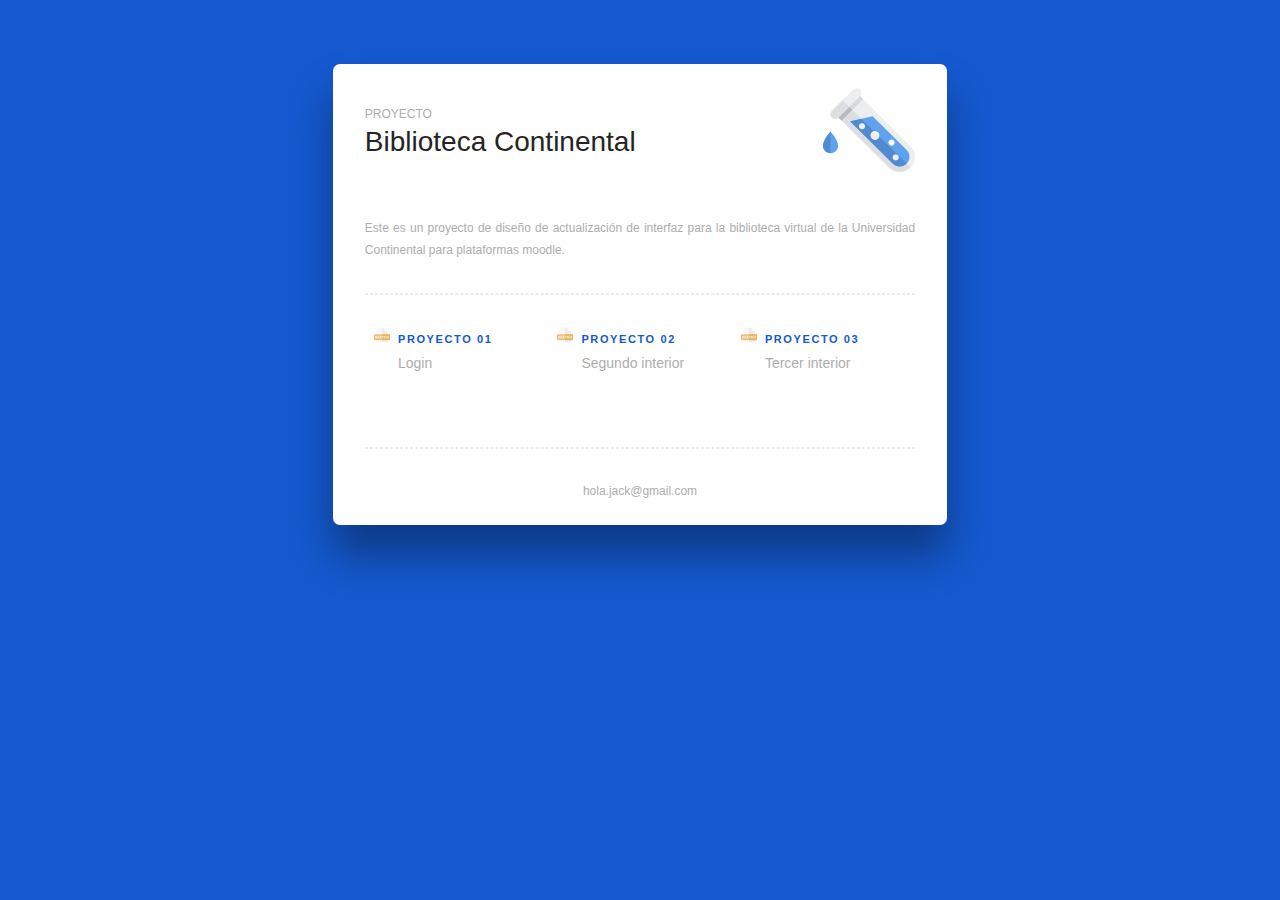
<file: img/Bienvenido.htm>
<!DOCTYPE html>
<!-- saved from url=(0022)http://127.0.0.1:3000/ -->
<html lang="en"><head><meta http-equiv="Content-Type" content="text/html; charset=UTF-8">
  
  <meta name="viewport" content="width=device-width, initial-scale=1.0">
  <meta http-equiv="X-UA-Compatible" content="ie=edge">
  
  

  

  <title>Bienvenido</title>
<link rel="stylesheet" href="./Bienvenido_files/normalize.css"><link href="./Bienvenido_files/css" rel="stylesheet"><link rel="stylesheet" href="./Bienvenido_files/master.css"></head>

<body>
  <section>
        <div class="titulobox"><h2>PROYECTO</h2>
        <h1>Biblioteca Continental</h1>
        </div>

        <div class="icono"><img src="./Bienvenido_files/icono.png" alt="icono" class="logosite"></div>

                <p class="description">Este es un proyecto de diseño de actualización de  interfaz para la biblioteca virtual de la Universidad Continental para plataformas moodle.</p>

                <hr>

        <div class="contenedor">
          <div class="item"><img src="./Bienvenido_files/sketch.png" href="*" alt="icon2" class="sketchicn"><a href="http://127.0.0.1:3000/*">PROYECTO 01</a><p class="projectname">Login</p></div>
          <div class="item"><img src="./Bienvenido_files/sketch.png" alt="icon2" class="sketchicn"><a href="http://127.0.0.1:3000/*">PROYECTO 02</a><p class="projectname">Segundo interior</p></div>
          <div class="item"><img src="./Bienvenido_files/sketch.png" alt="icon2" class="sketchicn"><a href="http://127.0.0.1:3000/*">PROYECTO 03</a><p class="projectname">Tercer interior</p></div>

        </div>

        <hr>

        <footer>
            <p>hola.jack@gmail.com</p>
        </footer>

  </section>

<script>
	// Code injected by live-server
	(function() {
		function refreshCSS() {
			var sheets = [].slice.call(document.getElementsByTagName("link"));
			var head = document.getElementsByTagName("head")[0];
			for (var i = 0; i < sheets.length; ++i) {
				var elem = sheets[i];
				head.removeChild(elem);
				var rel = elem.rel;
				if (elem.href && typeof rel != "string" || rel.length == 0 || rel.toLowerCase() == "stylesheet") {
					var url = elem.href.replace(/(&|\?)_cacheOverride=\d+/, '');
					elem.href = url + (url.indexOf('?') >= 0 ? '&' : '?') + '_cacheOverride=' + (new Date().valueOf());
				}
				head.appendChild(elem);
			}
		}
		var protocol = window.location.protocol === 'http:' ? 'ws://' : 'wss://';
		var address = protocol + window.location.host + window.location.pathname + '/ws';
		var socket = new WebSocket(address);
		socket.onmessage = function(msg) {
			if (msg.data == 'reload') window.location.reload()
			else if (msg.data == 'refreshcss') refreshCSS();
		};
		console.log('Live reload enabled.');
	})();
</script>


</body></html>
</file>
<file: css/master.css>
* {
  margin: 0px;
  padding: 0px;
}
body {
  font-size: 13px;
  text-align:justify;
  line-height: 1.3rem;

  background: #1459ce;

}
a {
  font-family: 'Open Sans', sans-serif;
  font-weight: 700;
  font-size: 12px;
  color: #1459ce;
  letter-spacing: 0.1rem;
  text-decoration: none;
  margin-bottom: 0.5rem;
}

p {line-height: 1.3rem;}

.contenedor a:hover {
  font-family: 'Open Sans', sans-serif;
  font-weight: 700;
  color: #f7b440;
  font-size: 12px;
  -webkit-transform: scale(0.8);
  -ms-transform: scale(0.8);
  transform: scale(0.8);

}

section {
  background: #FFFFFF;
  box-shadow: 0 30px 40px 0 rgba(0,0,0,0.35);
  border-radius: 7px 7px 7px 0 7px;
  -webkit-border-radius: 7px;
  width: 600px;
  margin: 0 auto;
  margin-top: 4rem;
  padding:1.5rem 2rem;
height: 29rem;
}

section .contenedor .sketchicn {
  margin-right:0.5rem;
  vertical-align: middle;

}


.titulobox {
  float: left;
  margin-top: 1rem;
  margin-bottom: 1rem;
}

h1 {
  font-family: 'Open Sans', sans-serif;
  font-weight: 400;
  font-size: 28px;
  color: #262323;
  margin-top: 0px;
  margin-bottom: 4rem;

}

h2 {
  margin-top: 1rem;
  font-family: 'Open Sans', sans-serif;
  font-weight: 300;
  font-size: 12px;
  color: #ADADAD;
  margin-bottom: 7px;

  }
hr {
  border: 1px dashed #EBEBEB;
  margin-top: 0.5rem;
  margin-bottom: 0.5rem;


}
.icono {
    position: relative;
    float: right;
    top: 0px;
    margin-right: 0rem;
    margin-top: 1rem;
    max-width: 100%;
    height: auto;
}

/*descripciond de los proyectos en la lista*/
section .description {
  clear: both;
  font-family: 'Open Sans', sans-serif;
  font-weight: 400;
  margin: 0 auto;
  margin-bottom: 2rem;
  font-size: 14px;
  color: #8c8c8c;
  line-height: 22px;

}

section .contenedor p {
  margin-bottom: 1rem;
}

section .contenedor .projectname {
  font-family: 'Open Sans', sans-serif;
  font-weight: 400;
font-size: 14px;
color:#8c8c8c;
margin-top: 0.3rem;
margin-left: 1.6rem;

}

.contenedor {
      display: flex;
      flex-direction:row;
      justify-content: space-around;
      flex-wrap: wrap;
      line-height: 0.5rem;
      margin-top: 2rem;
      margin-bottom: 1rem;

}

.item {
      width: 30%;
}

footer {
    position:relative;
    width: 100%;
    height: 50px;
    margin-top: 3.5rem;
}

.dribbble_container {
      width: 33%;
      margin-right: 0px;
      float: right;
      display: inline-block;

    }

.icon_dribbble {
  float: left;
  margin-right: 1rem;

}

.button {
  float: left;
  margin-top: 0.5rem;
}

footer h5 {
  display: inline-block;
  margin-left: 0.4rem;
  margin-top: 0.7rem;
  color: rgb(244, 86, 140);
}

footer .box a {
  font-family: 'Open Sans', sans-serif;
  font-weight: 700;
  font-size: 12px;
  color: #c23d3d;
  letter-spacing: 0.1rem;
  text-decoration: none;
  margin-top: 0px;
}

footer .box a:hover {
  font-family: 'Open Sans', sans-serif;
  font-weight: 700;
  font-size: 12px;
  color: #992828;
  letter-spacing: 0.1rem;
  text-decoration: none;
}

h3 {
      font-family: 'Open Sans', sans-serif;
      font-size: 14px;
      color: #ADAFB2;
      font-weight: 300;
      margin-right: 0px;
}

h4 {
      font-family: 'Open Sans', sans-serif;
      font-size: 20px;
      color: rgb(212, 215, 219);
      font-family: 2000;
      margin-right: 0px;

}




/*Estilos para pantallas menores*/


/*@media (max-width: 650px) {

  section {
    width: 80%;
    margin-top: 2rem;
}

.icono {
  width: 20%;
  }
footer {
  display: inline-block;
}

footer .dribbble_container {
  width: 33%;
  margin-bottom: 4rem;
  margin-right: 0px;
  float: none;
  display: inline-block;

}

}*/


/*Pop up css*/


.overlay {
  position: fixed;
  top: 0;
  bottom: 0;
  left: 0;
  right: 0;
  background: rgba(0, 0, 0, 0.9);
  transition: opacity 500ms;
  visibility: hidden;
  opacity: 0;
}
.overlay:target {
  visibility: visible;
  opacity: 1;
}

.popup {

  margin: 70px auto;
  padding: 2.5rem;
  background: #fff;
  border-radius: 5px;
  width: 30%;
  position: relative;
  /*transition: all 5s ease-in-out;*/
}

.popup h1 {
  margin-bottom: 2rem;
}

.popup h2 {
  margin-top: 0;
  color: #333;
  font-family: 'Open Sans', sans-serif;
}

.popup .close {
  position: absolute;
  top: 20px;
  right: 30px;
  transition: all 200ms;
  font-size: 30px;
  font-weight: bold;
  text-decoration: none;
  color: #333;
}
.popup .close:hover {
  color: #06D85F;
}
.popup .content {
  overflow: auto;
}

.popup .imginfo img{
  width: auto;
  display: block;
  margin: 0 auto;
}
</file>
<file: img/Bienvenido_files/master.css>
* {
  margin: 0px;
  padding: 0px;
}
body {
  font-size: 13px;
  text-align:justify;
  line-height: 1.3rem;

  background: #1459ce;

}
a {
  font-family: 'Open Sans', sans-serif;
  font-weight: 700;
  font-size: 11px;
  color: #1459ce;
  letter-spacing: 0.1rem;
  text-decoration: none;
  margin-bottom: 0.5rem;
}

a:hover {
  font-family: 'Open Sans', sans-serif;
  font-weight: 700;
  color: #e2b76d;
  font-size: 11px;
  -webkit-transform: scale(0.8);
  -ms-transform: scale(0.8);
  transform: scale(0.8);

}

section {
  background: #FFFFFF;
  box-shadow: 0 30px 40px 0 rgba(0,0,0,0.35);
  border-radius: 7px 7px 7px 0 7px;
  -webkit-border-radius: 7px;
  width: 43%;
  margin: 0 auto;
  margin-top: 4rem;
  padding: 1.5rem 2rem;
}

section .contenedor .sketchicn {
  margin-right:0.5rem;
}


.titulobox {
  float: left;
  margin-top: 0rem;
  margin-bottom: 4rem;
}

h1 {
  font-family: 'Open Sans', sans-serif;
  font-weight: 400;
  font-size: 28px;
  color: #262323;
  margin-top: 0px;

}

h2 {
  margin-top: 1rem;
  font-family: 'Open Sans', sans-serif;
  font-weight: 300;
  font-size: 12px;
  color: #ADADAD;
  margin-bottom: 7px;

  }
hr {
  border: 1px dashed #EBEBEB;
  margin-top: 2rem;
  margin-bottom: 2rem;


}
.icono {
    position: relative;
    float: right;
    top: 0px;
    margin-right: 0rem;
    margin-top: 0px;
}

/*descripciond de los proyectos en la lista*/
section .description {
  clear: both;
  font-family: 'Open Sans', sans-serif;
  font-weight: 400;
  margin: 0 auto;
  margin-bottom: 1.5rem;
  font-size: 12px;
  color: #ADADAD;
  line-height: 22px;

}

section .contenedor p {
  margin-bottom: 1rem;
}


section .contenedor .projectname {
  font-family: 'Open Sans', sans-serif;
  font-weight: 400;
  margin-bottom: 3rem;
  font-weight: 300;
font-size: 14px;
color: #ADADAD;
margin-top: 1rem;
margin-left: 1.5rem;

}

.contenedor {
  display: flex;
  flex-direction:row;
  justify-content: space-around;
  flex-wrap: wrap;
  line-height: 0.5rem;
}

.item {
  width: 30%;
}

footer {
  font-family: 'Open Sans', sans-serif;
  font-weight: 300;
  font-size: 12px;
  color: #ADADAD;
  text-align: center;
}
</file>
